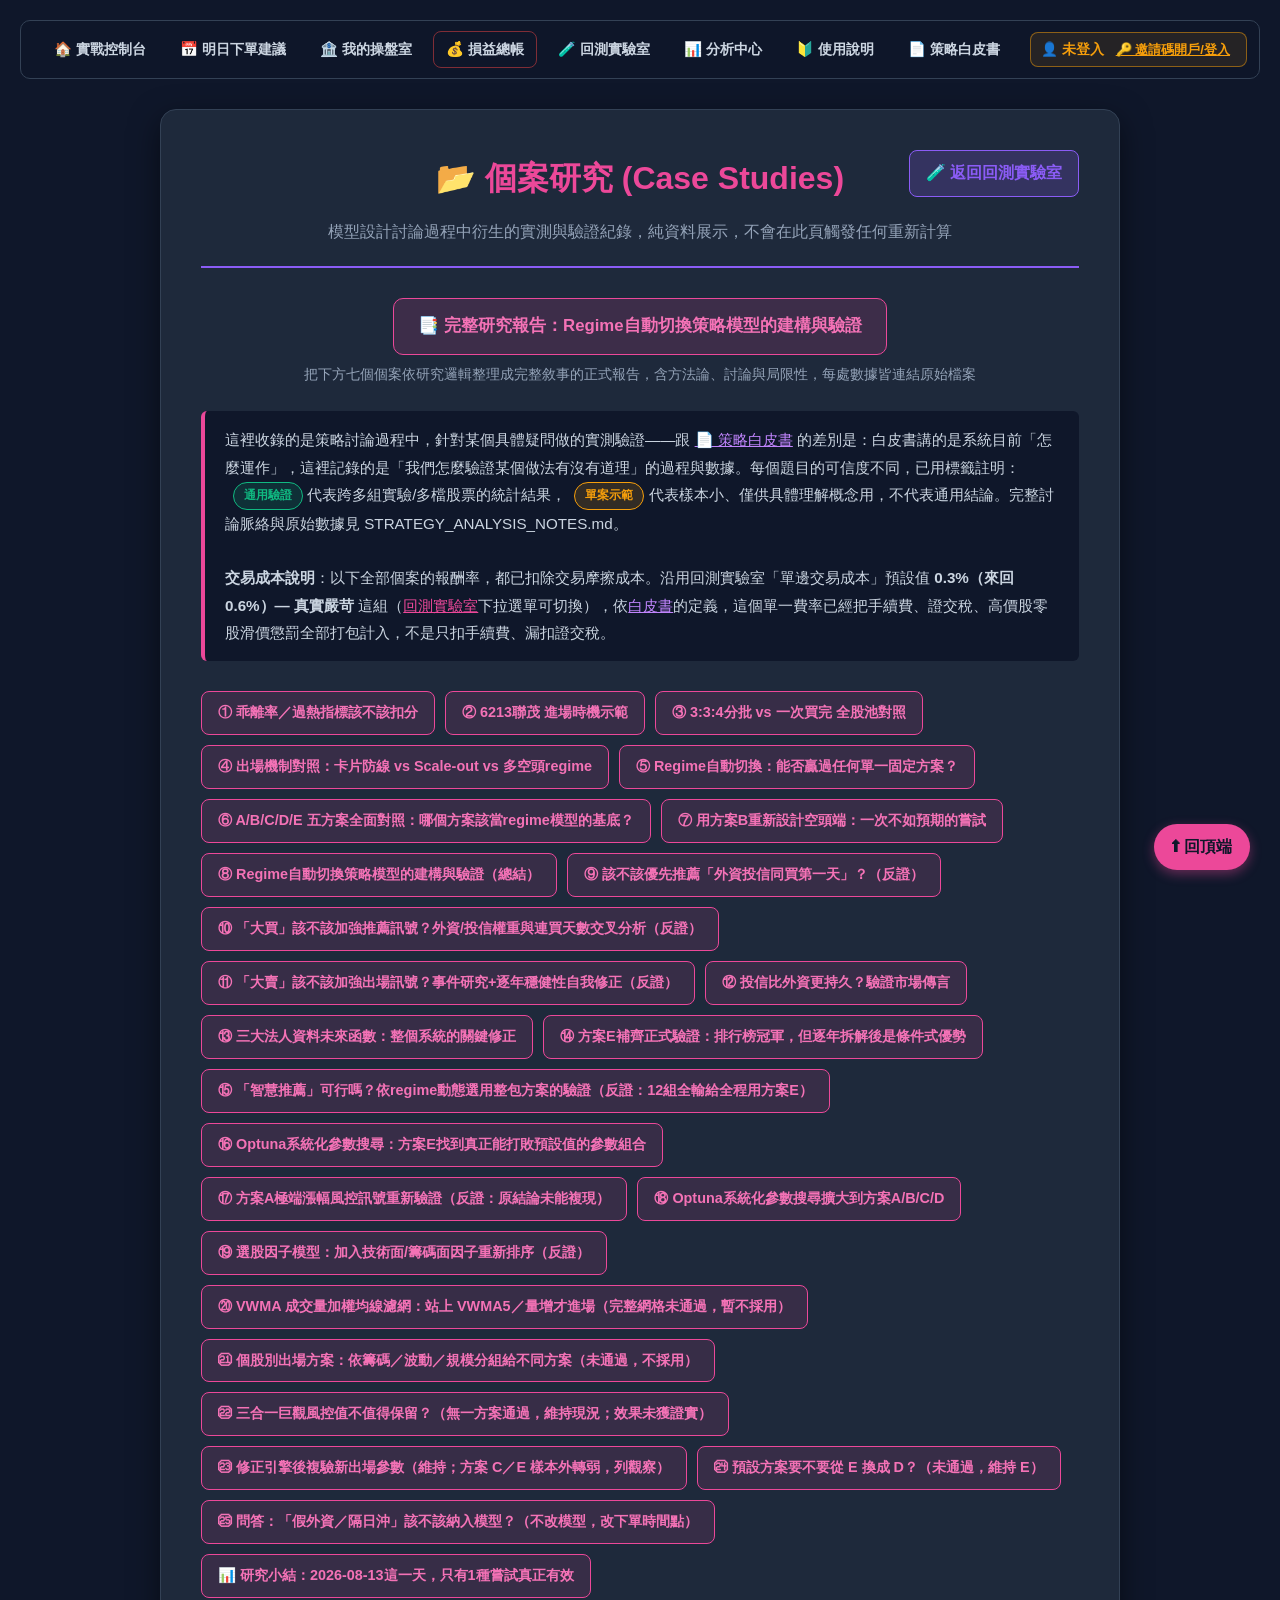
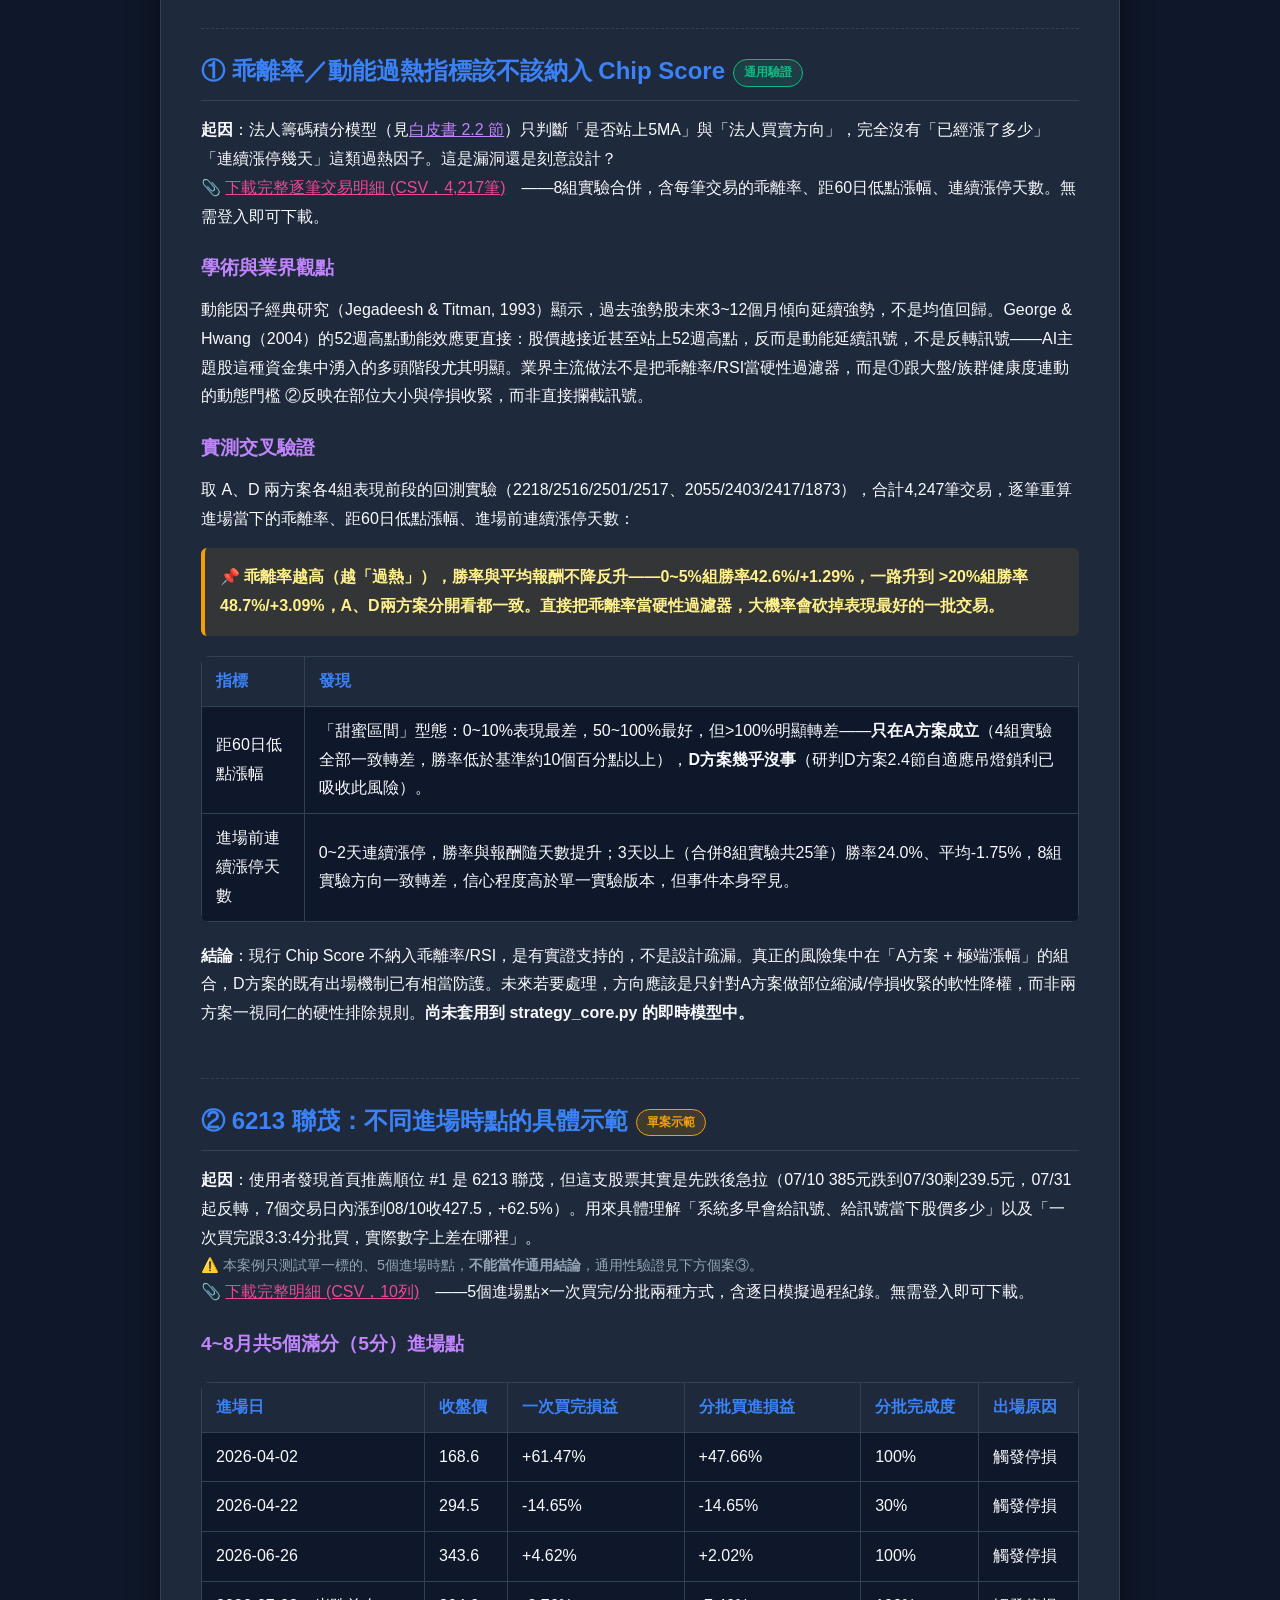
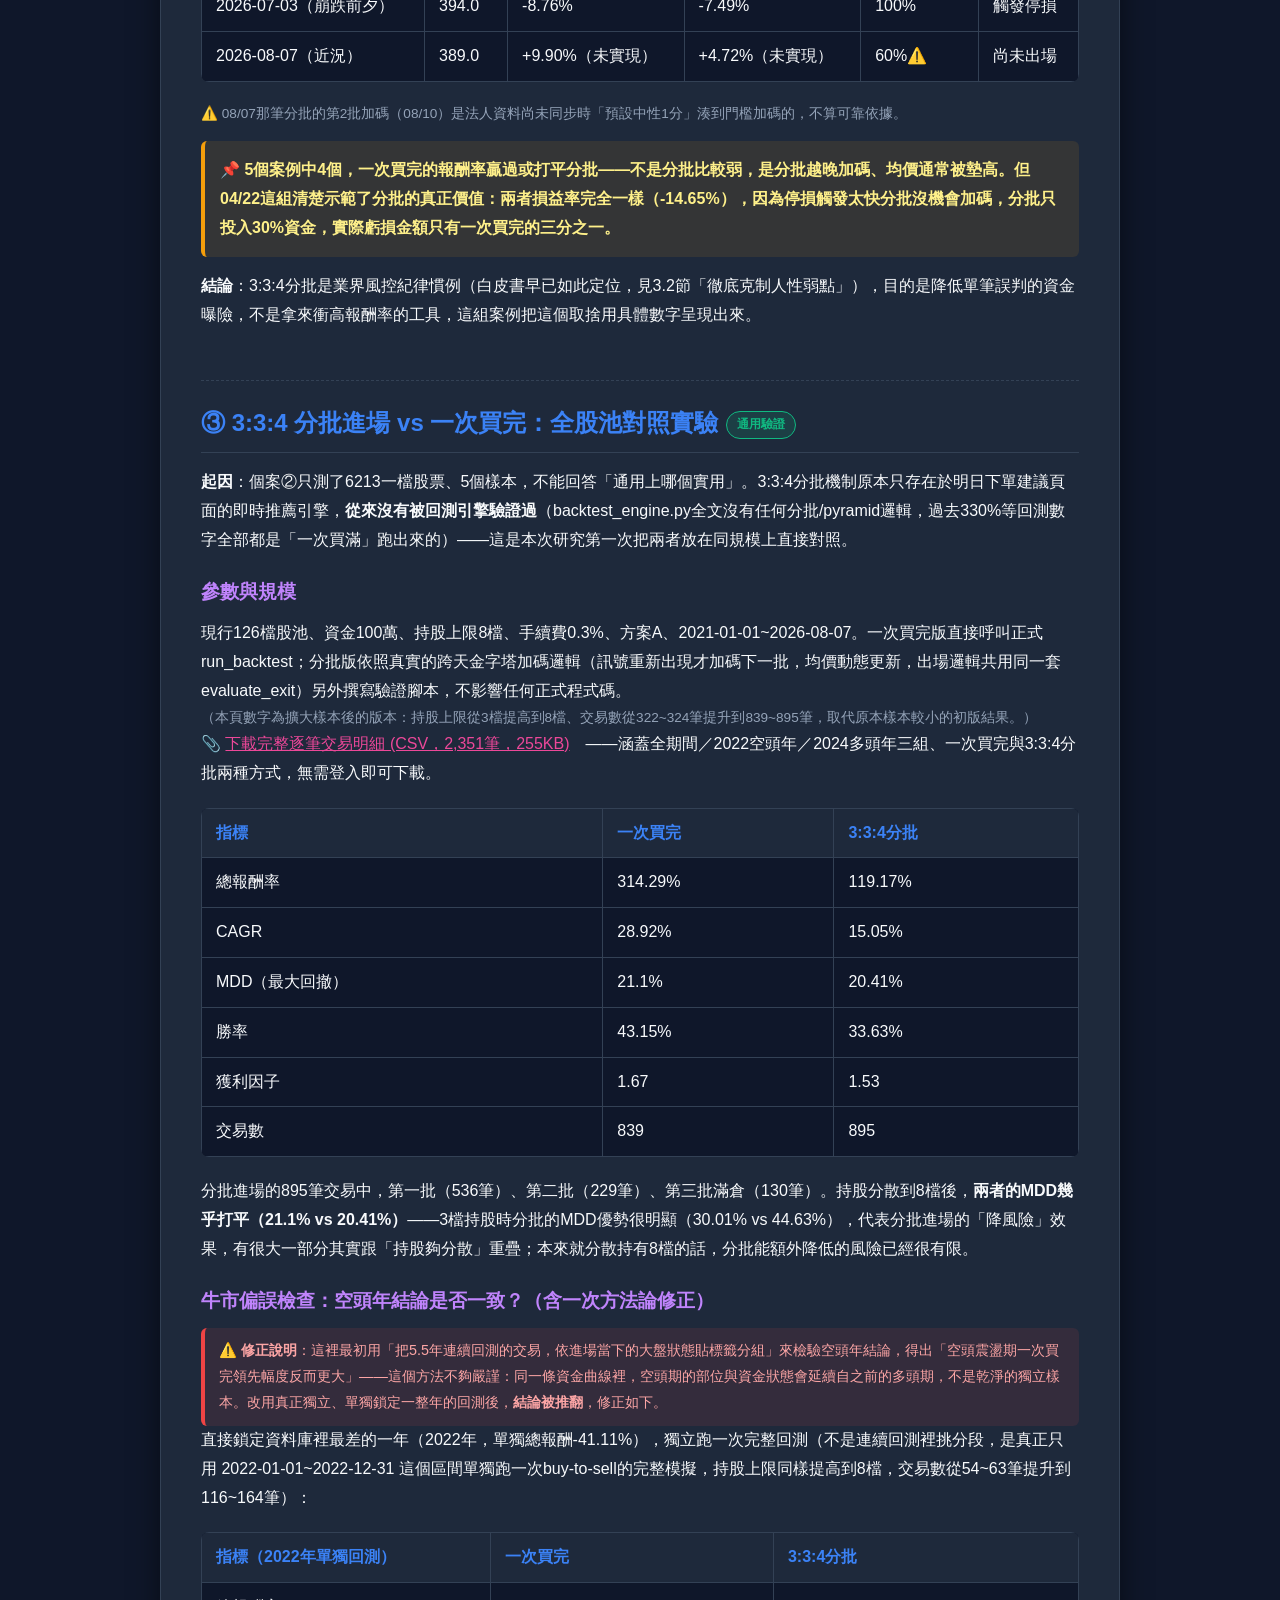
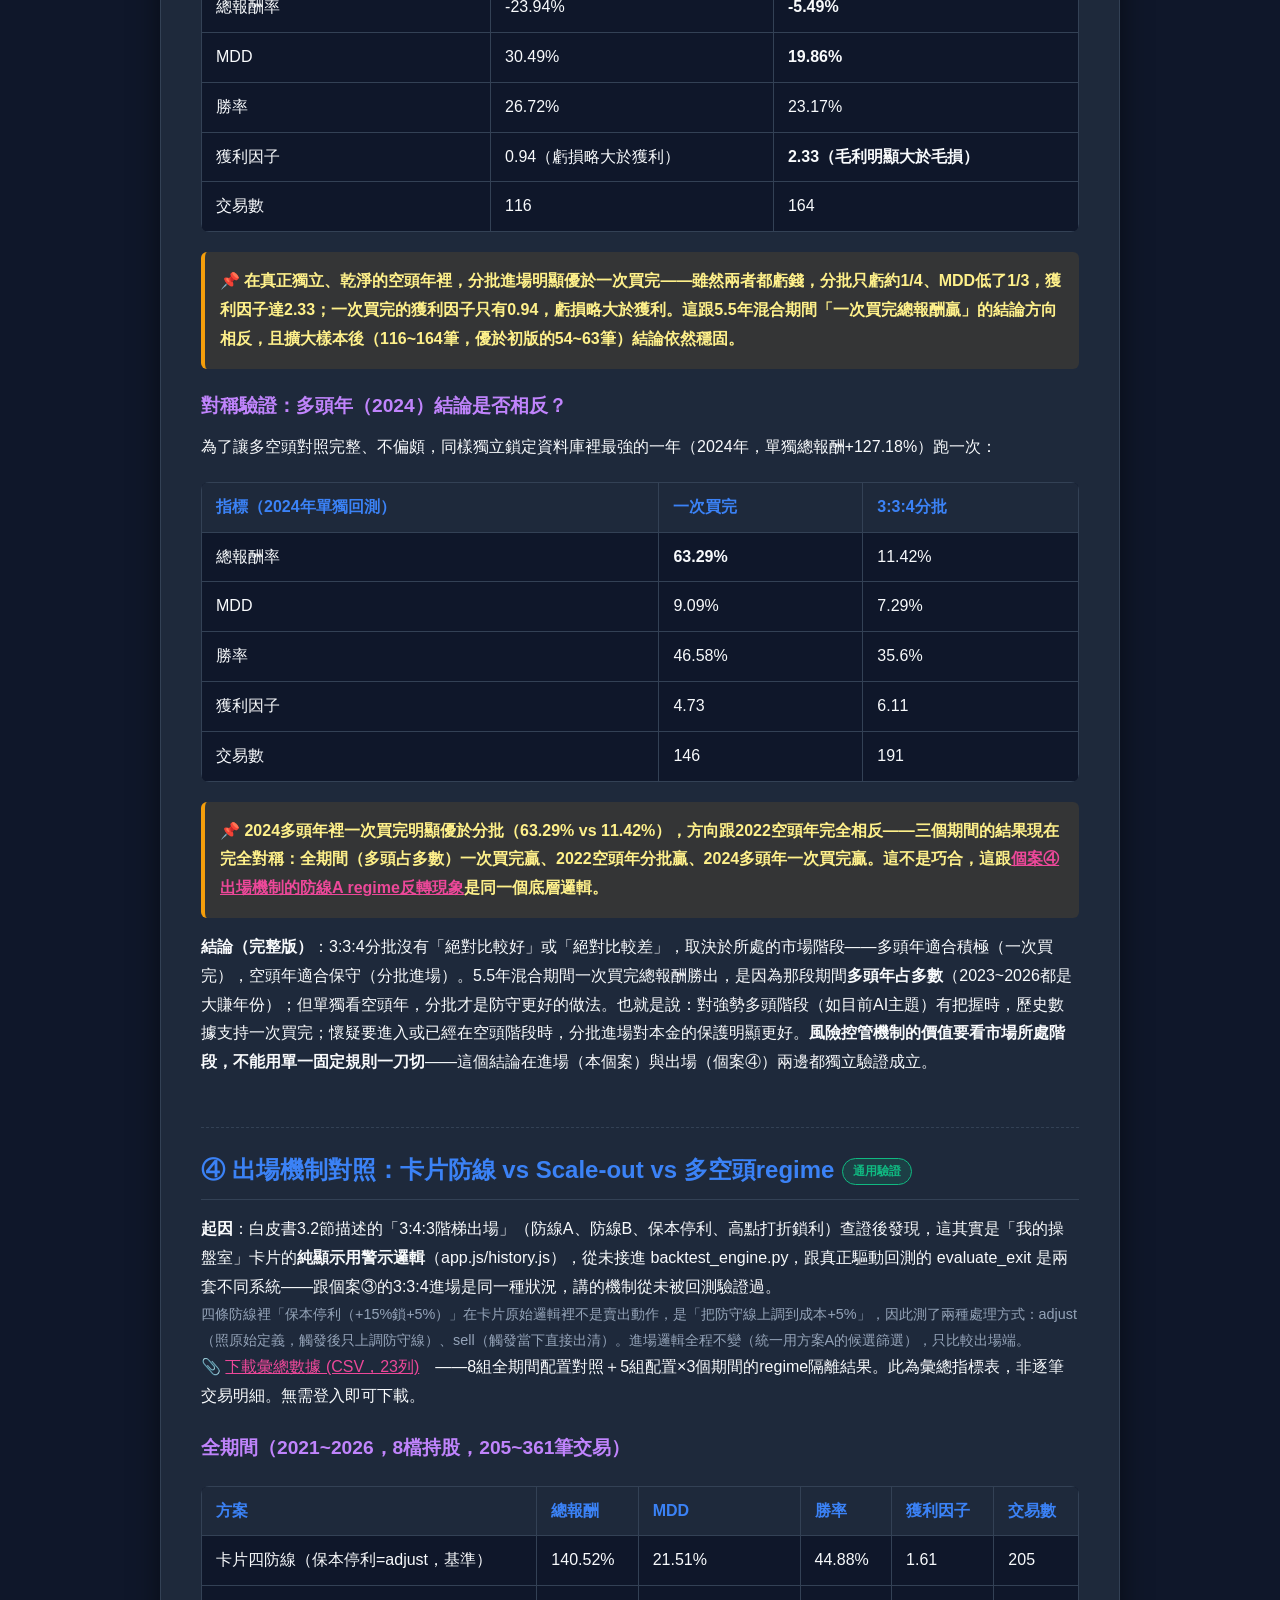
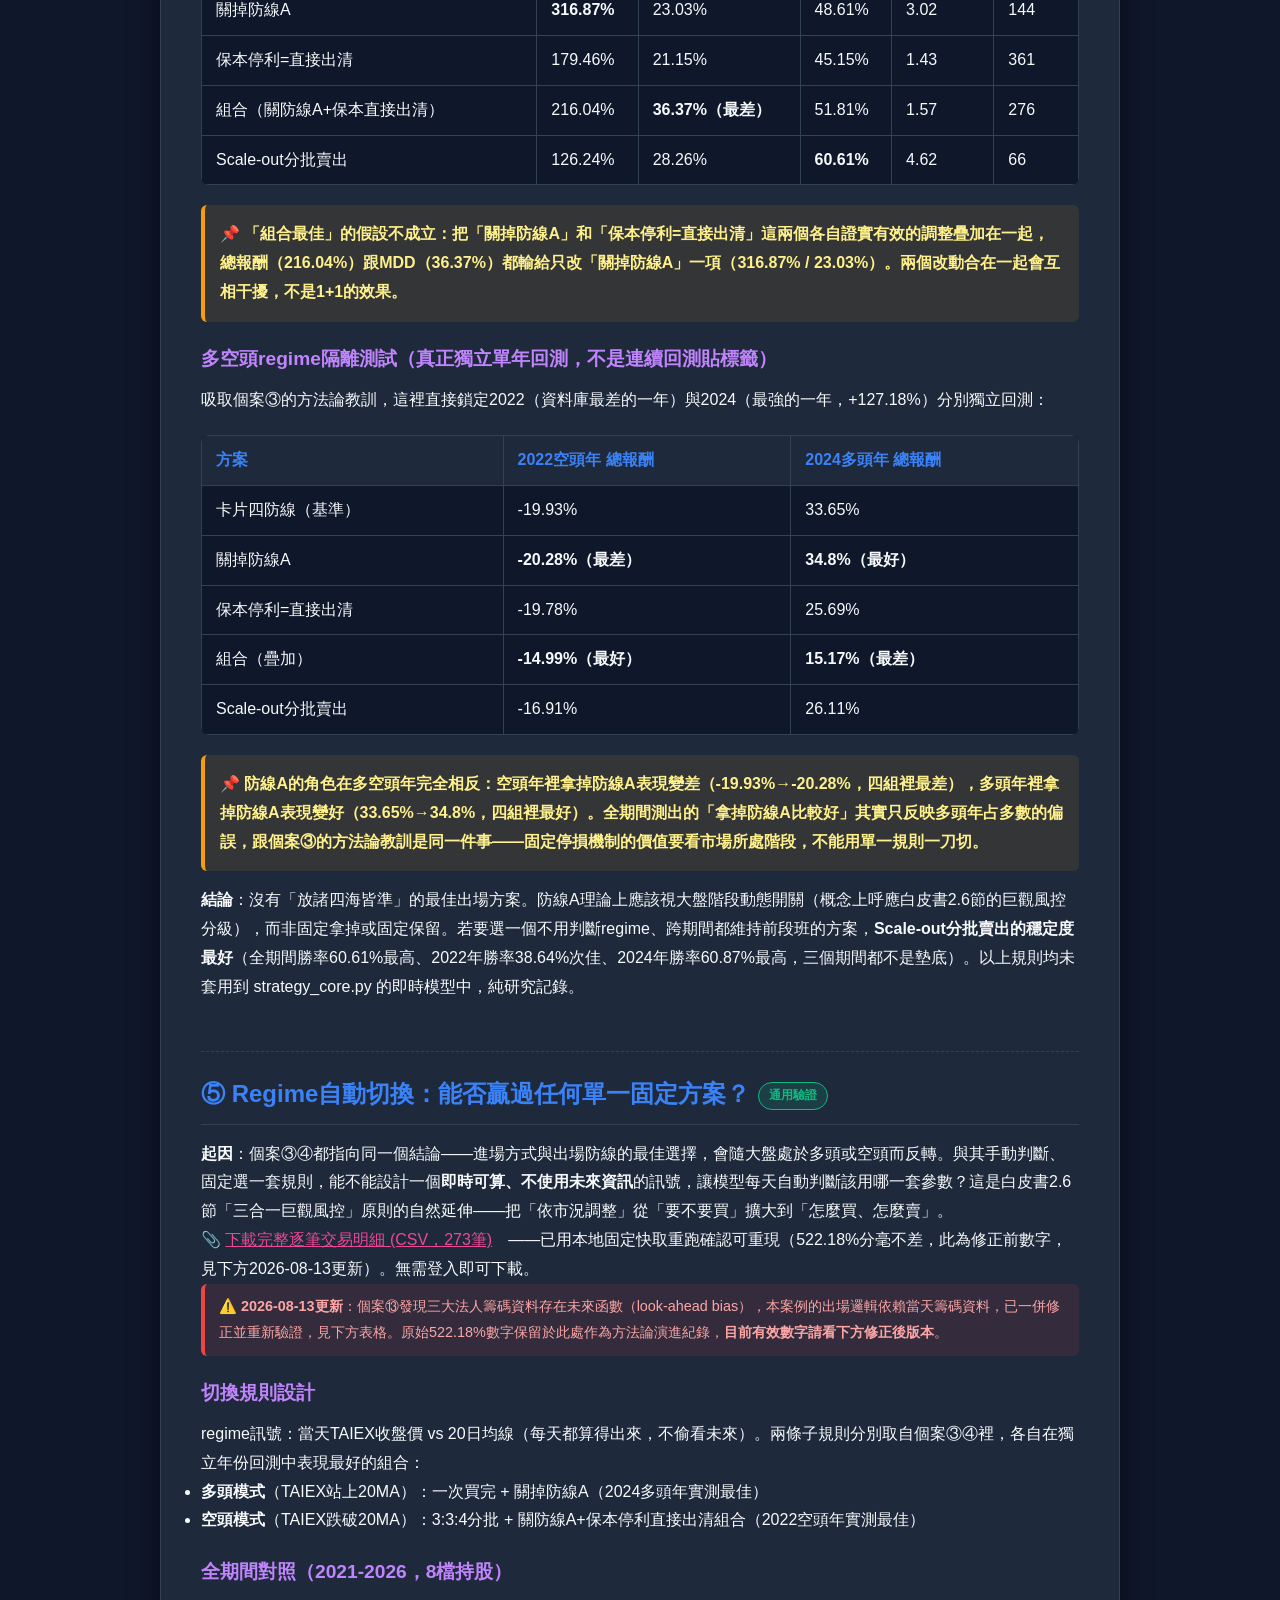
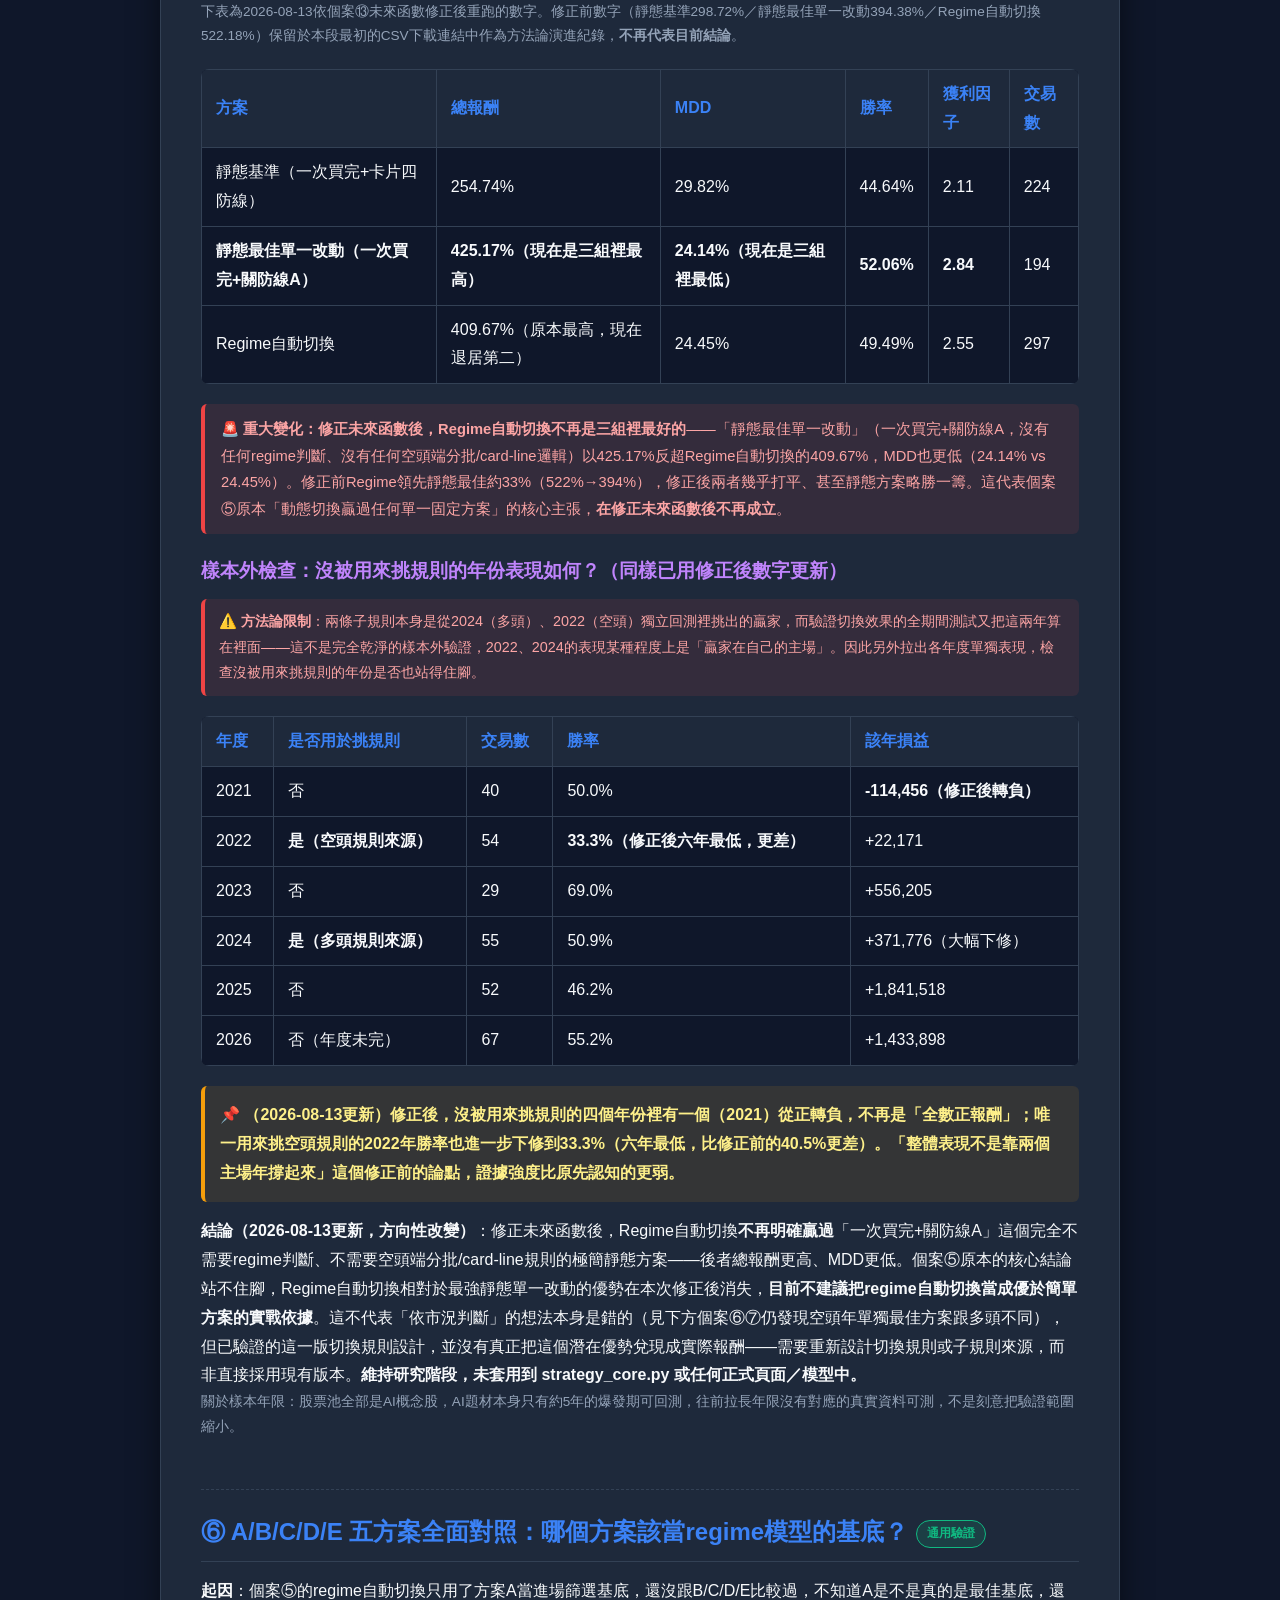
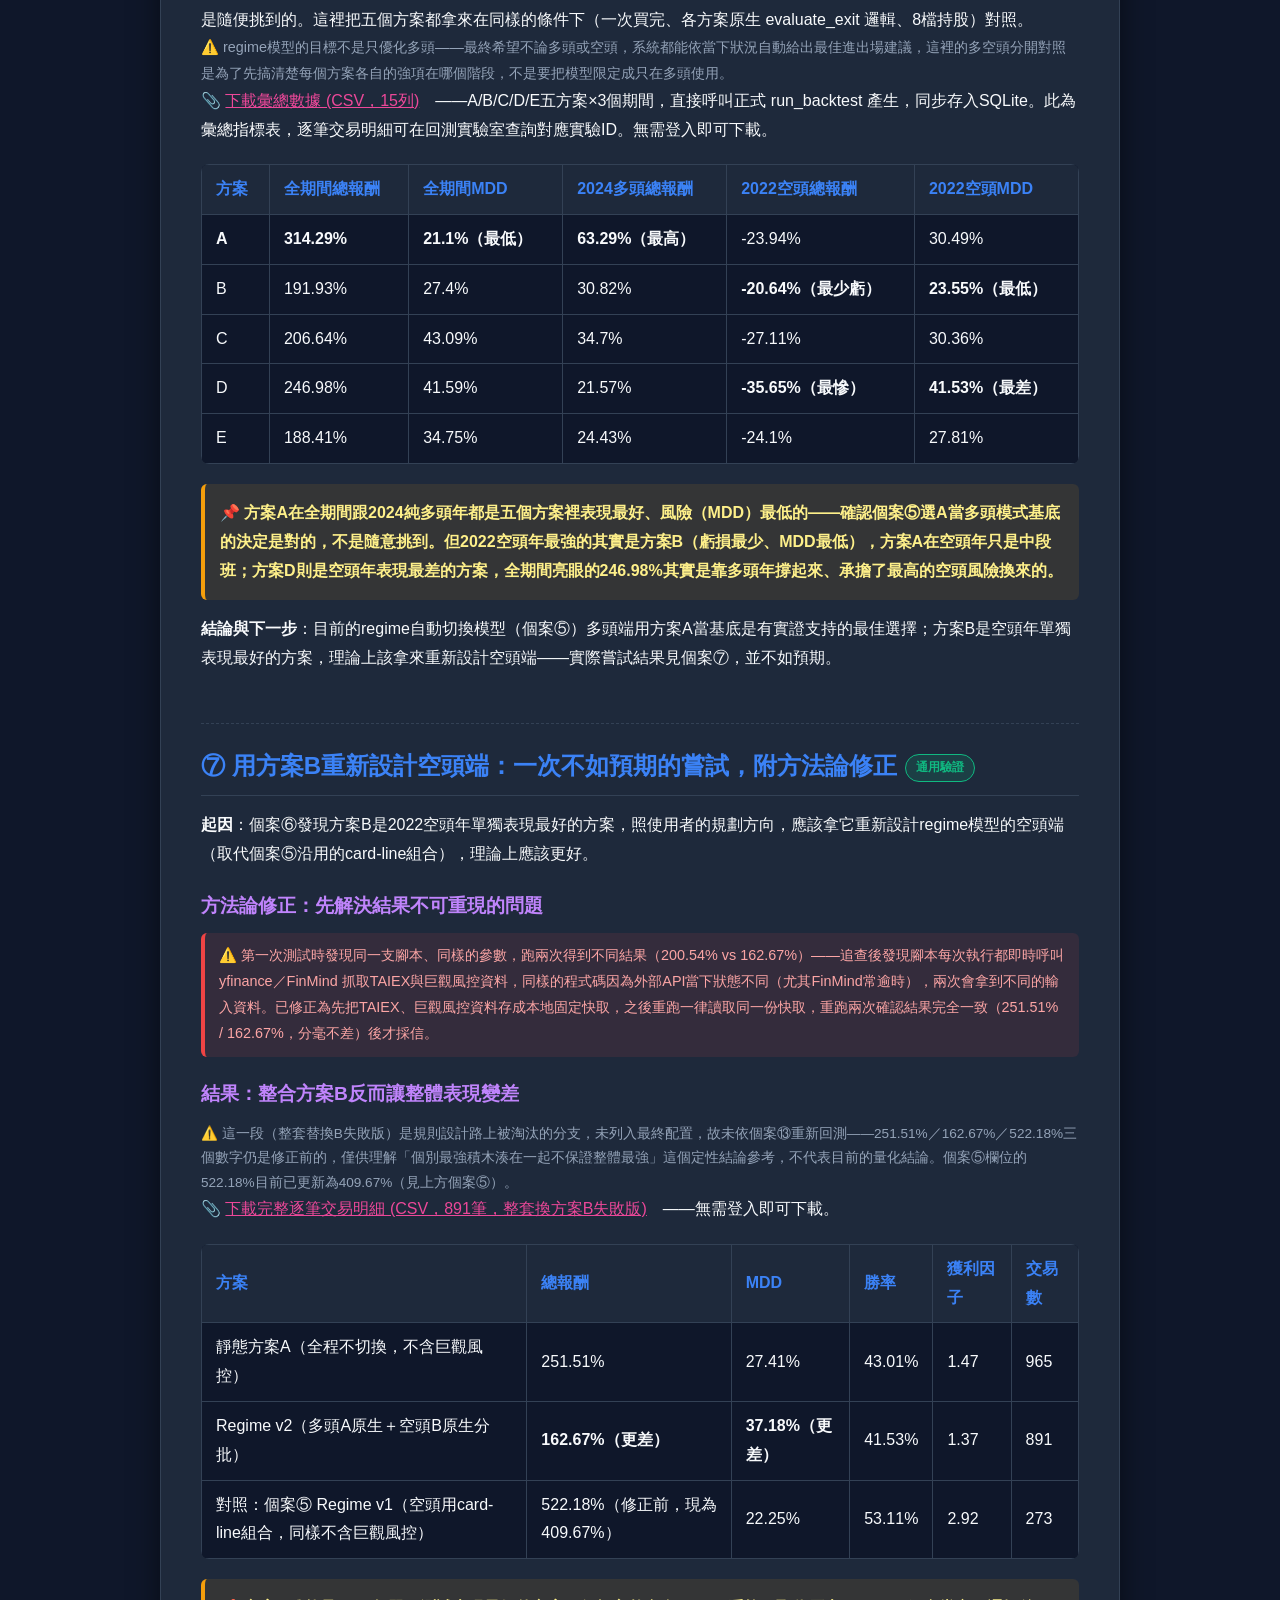
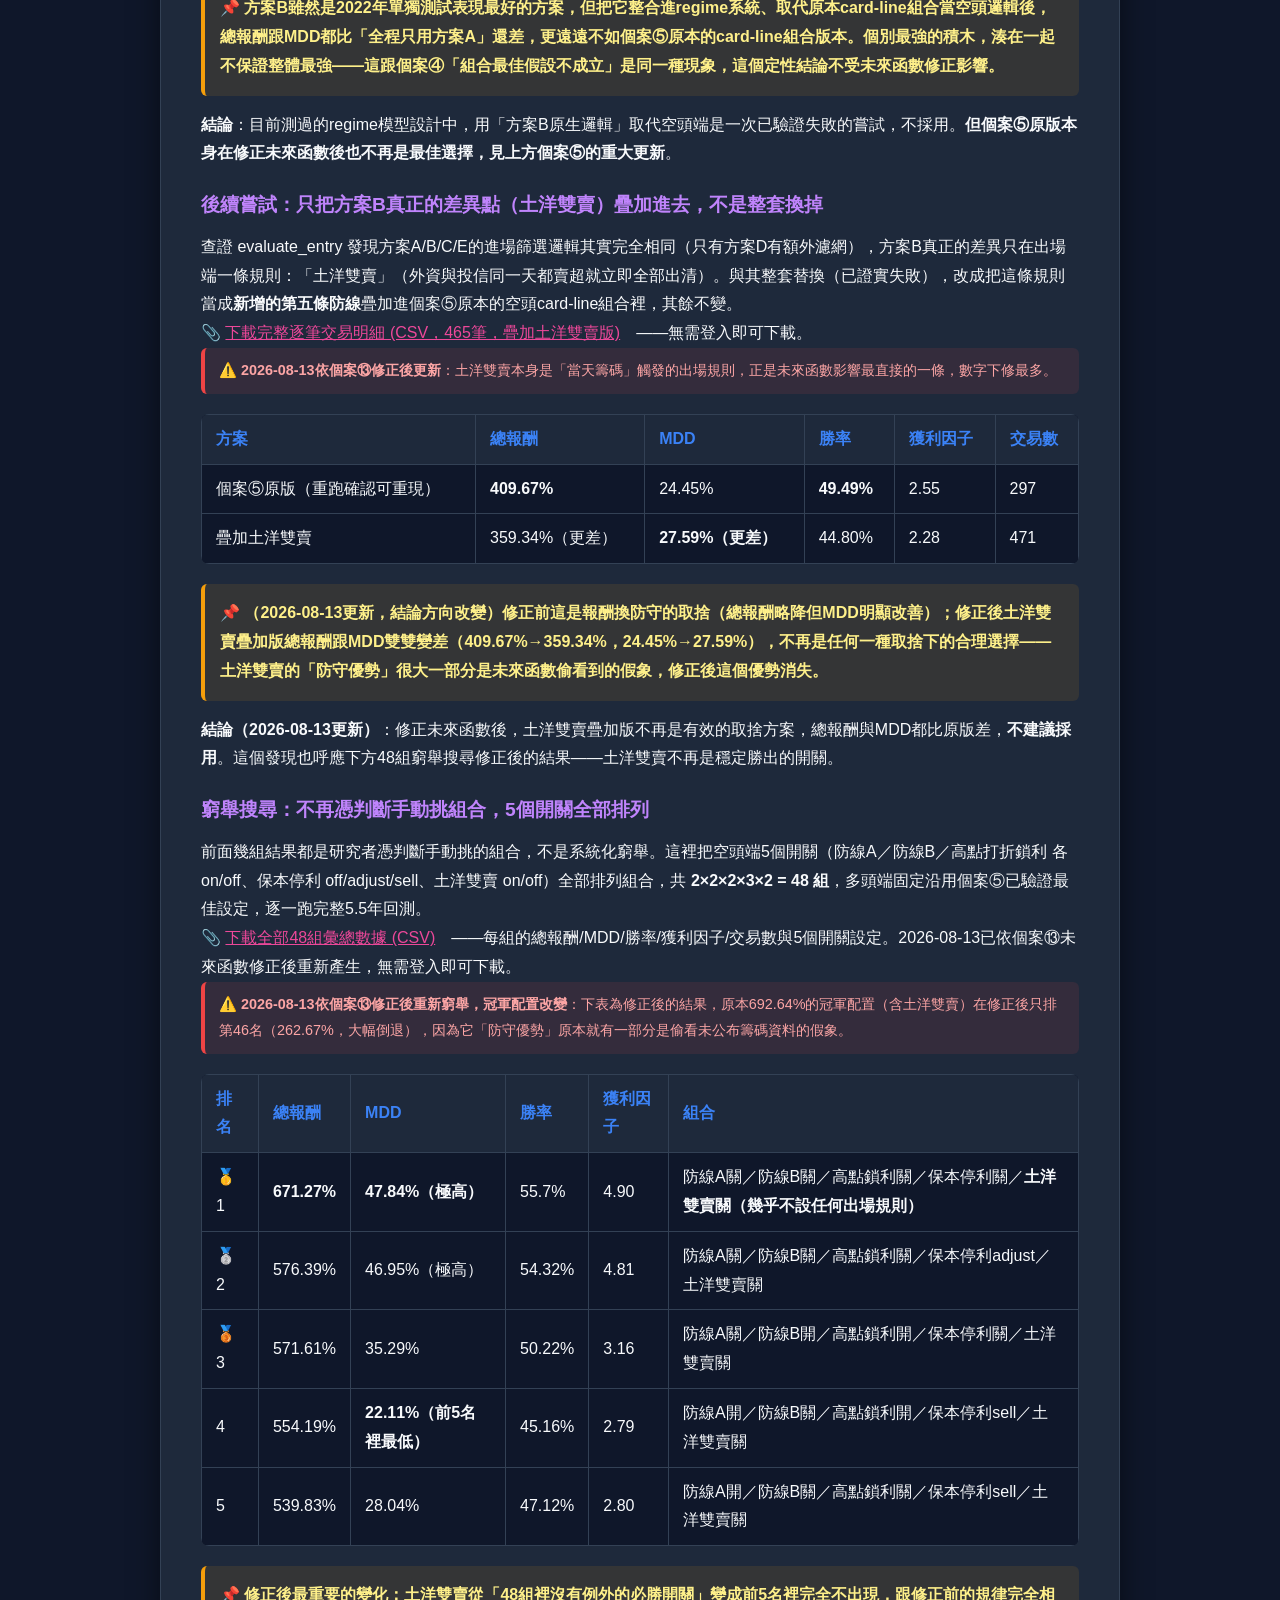
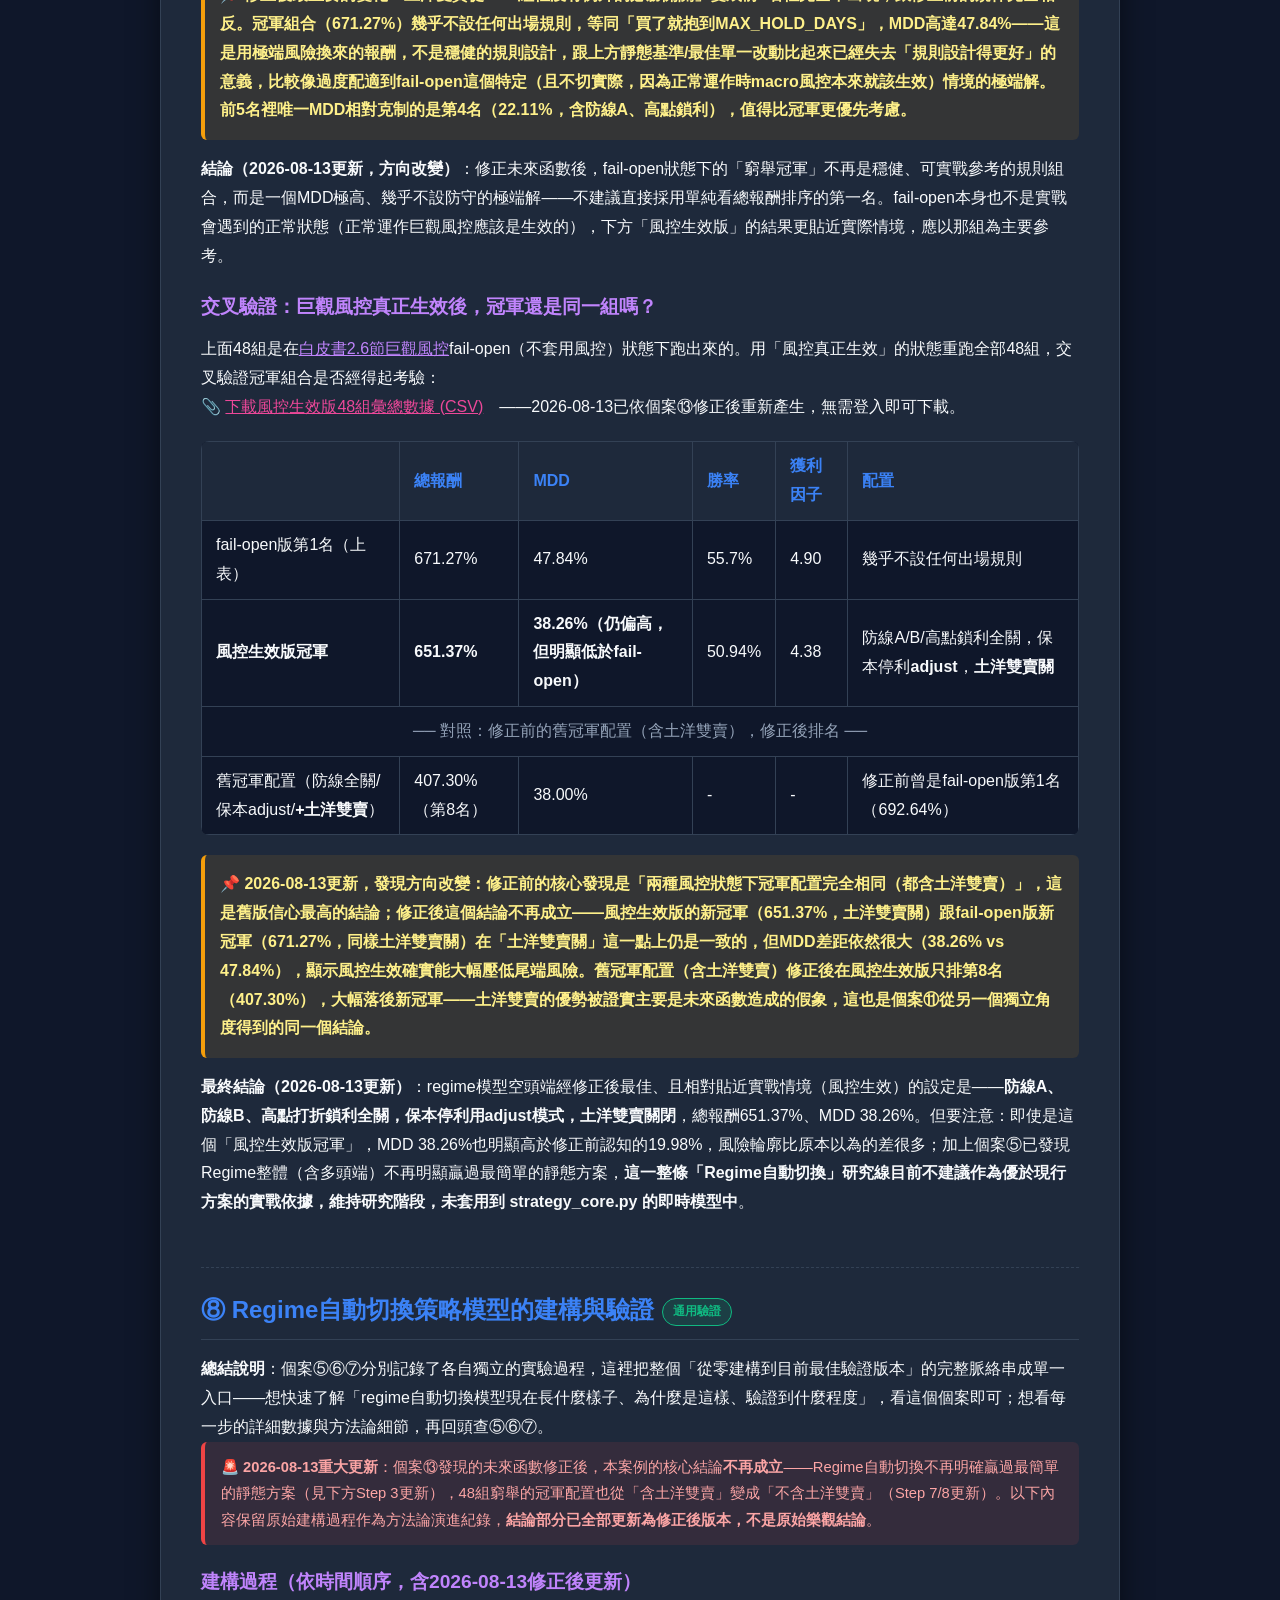
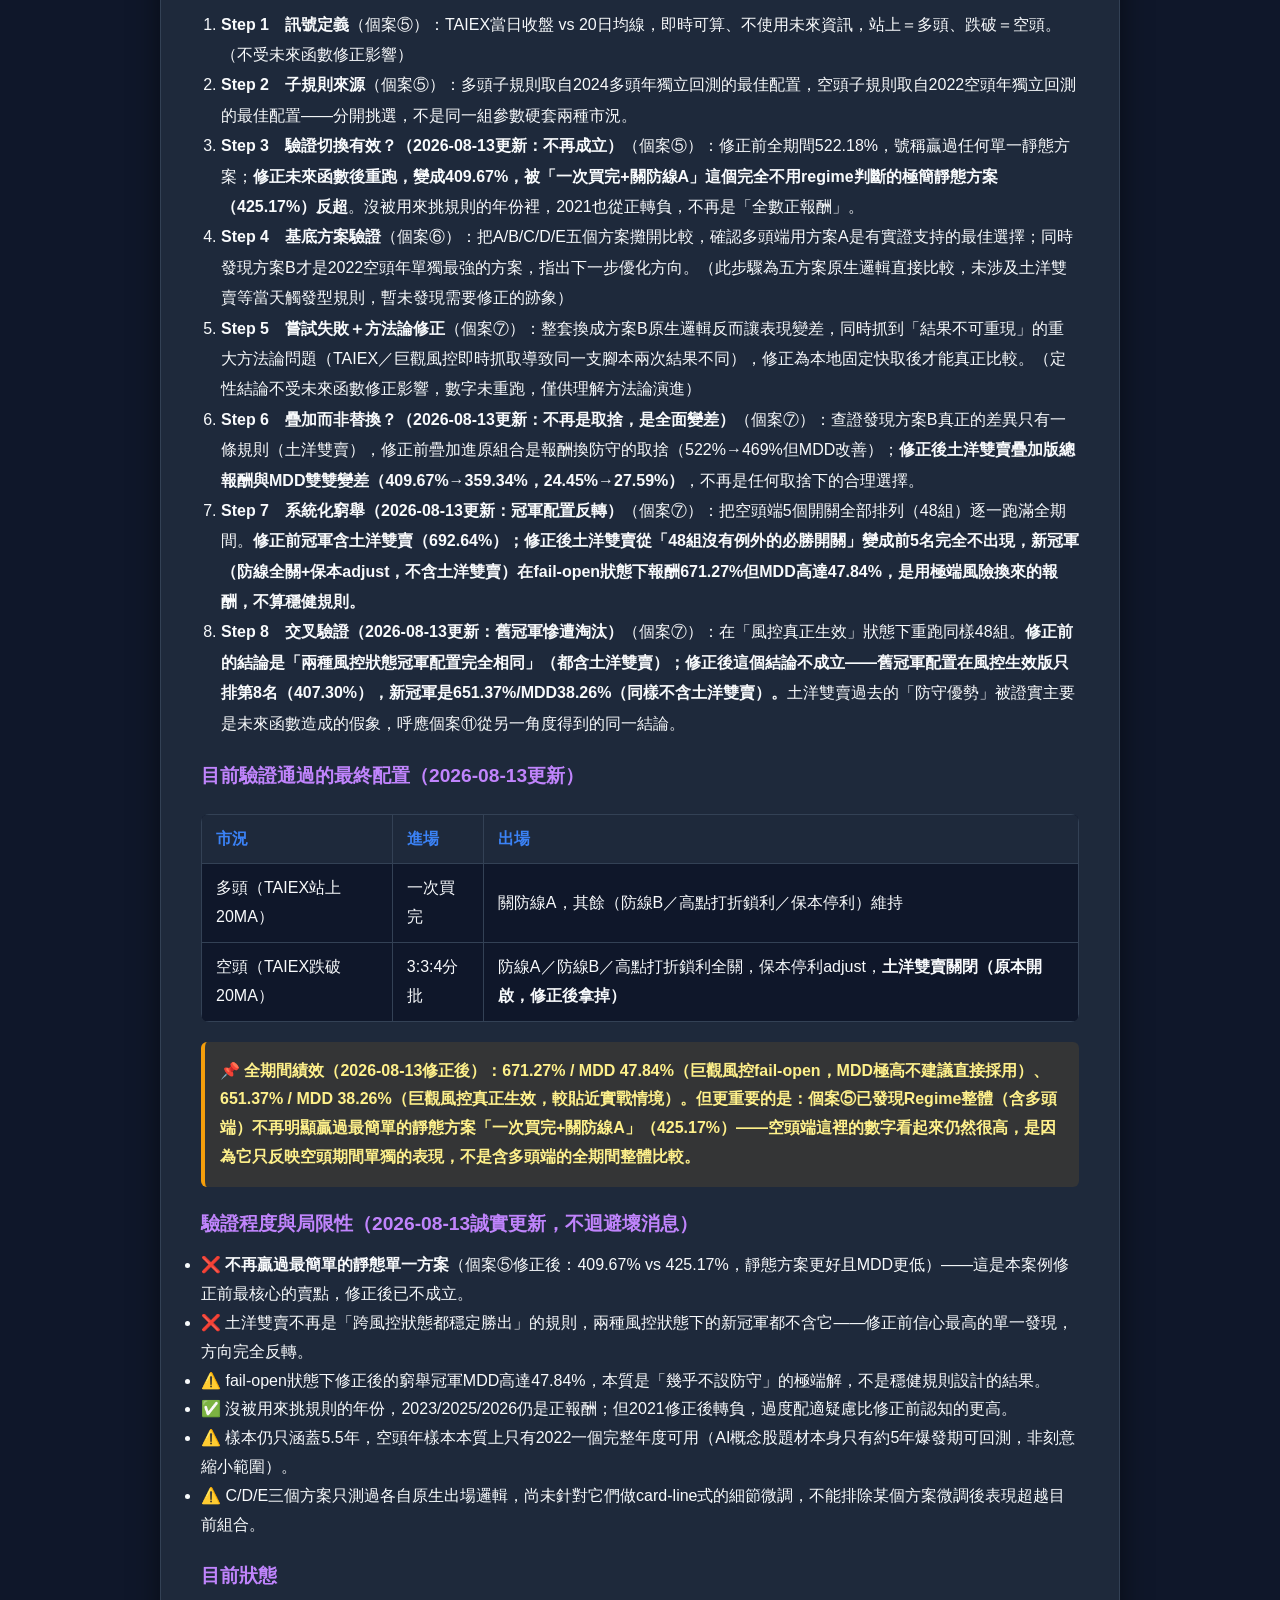
<file: case_studies.html>
<!DOCTYPE html>
<html lang="zh-TW">
<head>
    <meta charset="UTF-8">
    <meta name="viewport" content="width=device-width, initial-scale=1.0">
    <title>個案研究 - AI概念股通用策略控制台</title>
    <link rel="stylesheet" href="style.css">
    <style>
        .doc-container {
            max-width: 960px;
            margin: 30px auto;
            background: #1e293b;
            border: 1px solid #334155;
            border-radius: 16px;
            padding: 40px;
            box-shadow: 0 10px 30px rgba(0, 0, 0, 0.5);
            color: #f8fafc;
            line-height: 1.8;
        }
        .doc-header {
            text-align: center;
            border-bottom: 2px solid var(--accent-purple);
            padding-bottom: 20px;
            margin-bottom: 30px;
        }
        .doc-header h1 {
            font-size: 2rem;
            color: #ec4899;
            margin-bottom: 10px;
        }
        .doc-header p {
            color: #94a3b8;
            font-size: 1rem;
        }
        .meta-box {
            background: #0f172a;
            border-left: 4px solid #ec4899;
            padding: 15px 20px;
            border-radius: 6px;
            margin-bottom: 30px;
            font-size: 0.95rem;
            color: #cbd5e1;
        }
        .case-nav {
            display: flex;
            flex-wrap: wrap;
            gap: 10px;
            margin-bottom: 30px;
        }
        .case-nav a {
            background: rgba(236, 72, 153, 0.12);
            border: 1px solid #ec4899;
            color: #f472b6;
            padding: 8px 16px;
            border-radius: 8px;
            text-decoration: none;
            font-size: 0.9rem;
            font-weight: bold;
        }
        .case-nav a:hover {
            background: rgba(236, 72, 153, 0.25);
        }
        .doc-section {
            margin-bottom: 50px;
            padding-top: 10px;
            border-top: 1px dashed #334155;
        }
        .doc-section:first-of-type {
            border-top: none;
        }
        .doc-section h2 {
            font-size: 1.5rem;
            color: var(--accent-blue);
            border-bottom: 1px solid #334155;
            padding-bottom: 8px;
            margin-top: 10px;
            margin-bottom: 15px;
        }
        .doc-section h3 {
            font-size: 1.2rem;
            color: #c084fc;
            margin-top: 20px;
            margin-bottom: 10px;
        }
        .quote-box {
            background: rgba(245, 158, 11, 0.1);
            border-left: 4px solid #f59e0b;
            padding: 15px;
            border-radius: 6px;
            margin: 15px 0;
            font-weight: bold;
            color: #fef08a;
        }
        .doc-table {
            width: 100%;
            border-collapse: collapse;
            margin: 20px 0;
            background: #0f172a;
            border-radius: 8px;
            overflow: hidden;
        }
        .doc-table th, .doc-table td {
            padding: 10px 14px;
            border: 1px solid #334155;
            text-align: left;
        }
        .doc-table th {
            background: #1e293b;
            color: var(--accent-blue);
            font-weight: bold;
        }
        .status-tag {
            display: inline-block;
            font-size: 0.75rem;
            font-weight: bold;
            padding: 2px 10px;
            border-radius: 20px;
            margin-left: 8px;
            vertical-align: middle;
        }
        .status-solid { background: rgba(16,185,129,0.15); color: #10b981; border: 1px solid #10b981; }
        .status-illustrative { background: rgba(245,158,11,0.15); color: #f59e0b; border: 1px solid #f59e0b; }
        .btn-top {
            position: fixed;
            bottom: 30px;
            right: 30px;
            background: #ec4899;
            color: #0f172a;
            padding: 10px 18px;
            border-radius: 30px;
            font-weight: bold;
            text-decoration: none;
            box-shadow: 0 4px 12px rgba(236, 72, 153, 0.4);
        }
    </style>
</head>
<body>

<div class="doc-container">
    <div class="doc-header" style="position: relative;">
        <a href="backtest.html" style="position: absolute; right: 0; top: 0; background: rgba(139, 92, 246, 0.2); color: var(--accent-purple); padding: 8px 16px; border-radius: 8px; text-decoration: none; font-weight: bold; border: 1px solid var(--accent-purple);">🧪 返回回測實驗室</a>
        <h1>📂 個案研究 (Case Studies)</h1>
        <p>模型設計討論過程中衍生的實測與驗證紀錄，純資料展示，不會在此頁觸發任何重新計算</p>
    </div>

    <div style="text-align:center; margin-bottom:24px;">
        <a href="research_report.html" style="display:inline-block; background:rgba(236,72,153,0.15); border:1px solid #ec4899; color:#f472b6; padding:12px 24px; border-radius:10px; text-decoration:none; font-weight:bold; font-size:1.05rem;">📑 完整研究報告：Regime自動切換策略模型的建構與驗證</a>
        <p style="color:#94a3b8; font-size:0.85rem; margin-top:8px;">把下方七個個案依研究邏輯整理成完整敘事的正式報告，含方法論、討論與局限性，每處數據皆連結原始檔案</p>
    </div>

    <div class="meta-box">
        這裡收錄的是策略討論過程中，針對某個具體疑問做的實測驗證——跟 <a href="doc.html" style="color:#c084fc;">📄 策略白皮書</a> 的差別是：白皮書講的是系統目前「怎麼運作」，這裡記錄的是「我們怎麼驗證某個做法有沒有道理」的過程與數據。每個題目的可信度不同，已用標籤註明：<span class="status-tag status-solid">通用驗證</span> 代表跨多組實驗/多檔股票的統計結果，<span class="status-tag status-illustrative">單案示範</span> 代表樣本小、僅供具體理解概念用，不代表通用結論。完整討論脈絡與原始數據見 <code>STRATEGY_ANALYSIS_NOTES.md</code>。
        <br><br>
        <strong>交易成本說明</strong>：以下全部個案的報酬率，都已扣除交易摩擦成本。沿用回測實驗室「單邊交易成本」預設值 <strong>0.3%（來回0.6%）— 真實嚴苛</strong> 這組（<a href="backtest.html" style="color:#ec4899;">回測實驗室</a>下拉選單可切換），依<a href="doc.html" style="color:#c084fc;">白皮書</a>的定義，這個單一費率已經把手續費、證交稅、高價股零股滑價懲罰全部打包計入，不是只扣手續費、漏扣證交稅。
    </div>

    <div class="case-nav">
        <a href="#case1">① 乖離率／過熱指標該不該扣分</a>
        <a href="#case2">② 6213聯茂 進場時機示範</a>
        <a href="#case3">③ 3:3:4分批 vs 一次買完 全股池對照</a>
        <a href="#case4">④ 出場機制對照：卡片防線 vs Scale-out vs 多空頭regime</a>
        <a href="#case5">⑤ Regime自動切換：能否贏過任何單一固定方案？</a>
        <a href="#case6">⑥ A/B/C/D/E 五方案全面對照：哪個方案該當regime模型的基底？</a>
        <a href="#case7">⑦ 用方案B重新設計空頭端：一次不如預期的嘗試</a>
        <a href="#case8">⑧ Regime自動切換策略模型的建構與驗證（總結）</a>
        <a href="#case9">⑨ 該不該優先推薦「外資投信同買第一天」？（反證）</a>
        <a href="#case10">⑩ 「大買」該不該加強推薦訊號？外資/投信權重與連買天數交叉分析（反證）</a>
        <a href="#case11">⑪ 「大賣」該不該加強出場訊號？事件研究+逐年穩健性自我修正（反證）</a>
        <a href="#case12">⑫ 投信比外資更持久？驗證市場傳言</a>
        <a href="#case13">⑬ 三大法人資料未來函數：整個系統的關鍵修正</a>
        <a href="#case14">⑭ 方案E補齊正式驗證：排行榜冠軍，但逐年拆解後是條件式優勢</a>
        <a href="#case15">⑮ 「智慧推薦」可行嗎？依regime動態選用整包方案的驗證（反證：12組全輸給全程用方案E）</a>
        <a href="#case16">⑯ Optuna系統化參數搜尋：方案E找到真正能打敗預設值的參數組合</a>
        <a href="#case17">⑰ 方案A極端漲幅風控訊號重新驗證（反證：原結論未能複現）</a>
        <a href="#case18">⑱ Optuna系統化參數搜尋擴大到方案A/B/C/D</a>
        <a href="#case19">⑲ 選股因子模型：加入技術面/籌碼面因子重新排序（反證）</a>
        <a href="#case20">⑳ VWMA 成交量加權均線濾網：站上 VWMA5／量增才進場（完整網格未通過，暫不採用）</a>
        <a href="#case21">㉑ 個股別出場方案：依籌碼／波動／規模分組給不同方案（未通過，不採用）</a>
        <a href="#case22">㉒ 三合一巨觀風控值不值得保留？（無一方案通過，維持現況；效果未獲證實）</a>
        <a href="#case23">㉓ 修正引擎後複驗新出場參數（維持；方案 C／E 樣本外轉弱，列觀察）</a>
        <a href="#case24">㉔ 預設方案要不要從 E 換成 D？（未通過，維持 E）</a>
        <a href="#case25">㉕ 問答：「假外資／隔日沖」該不該納入模型？（不改模型，改下單時間點）</a>
        <a href="#retro-2026-08-13">📊 研究小結：2026-08-13這一天，只有1種嘗試真正有效</a>
    </div>

    <!-- 個案一 -->
    <div class="doc-section" id="case1">
        <h2>① 乖離率／動能過熱指標該不該納入 Chip Score<span class="status-tag status-solid">通用驗證</span></h2>
        <p><strong>起因</strong>：法人籌碼積分模型（見<a href="doc.html" style="color:#c084fc;">白皮書 2.2 節</a>）只判斷「是否站上5MA」與「法人買賣方向」，完全沒有「已經漲了多少」「連續漲停幾天」這類過熱因子。這是漏洞還是刻意設計？</p>
        <p>📎 <a href="research_data/case1_bias_momentum_trades.csv" download style="color:#ec4899; font-weight:500;">下載完整逐筆交易明細 (CSV，4,217筆)</a>　——8組實驗合併，含每筆交易的乖離率、距60日低點漲幅、連續漲停天數。無需登入即可下載。</p>

        <h3>學術與業界觀點</h3>
        <p>動能因子經典研究（Jegadeesh &amp; Titman, 1993）顯示，過去強勢股未來3~12個月傾向延續強勢，不是均值回歸。George &amp; Hwang（2004）的52週高點動能效應更直接：股價越接近甚至站上52週高點，反而是動能延續訊號，不是反轉訊號——AI主題股這種資金集中湧入的多頭階段尤其明顯。業界主流做法不是把乖離率/RSI當硬性過濾器，而是①跟大盤/族群健康度連動的動態門檻 ②反映在部位大小與停損收緊，而非直接攔截訊號。</p>

        <h3>實測交叉驗證</h3>
        <p>取 A、D 兩方案各4組表現前段的回測實驗（2218/2516/2501/2517、2055/2403/2417/1873），合計4,247筆交易，逐筆重算進場當下的乖離率、距60日低點漲幅、進場前連續漲停天數：</p>
        <div class="quote-box">
            📌 乖離率越高（越「過熱」），勝率與平均報酬不降反升——0~5%組勝率42.6%/+1.29%，一路升到 &gt;20%組勝率48.7%/+3.09%，A、D兩方案分開看都一致。直接把乖離率當硬性過濾器，大機率會砍掉表現最好的一批交易。
        </div>
        <table class="doc-table">
            <thead><tr><th>指標</th><th>發現</th></tr></thead>
            <tbody>
                <tr><td>距60日低點漲幅</td><td>「甜蜜區間」型態：0~10%表現最差，50~100%最好，但&gt;100%明顯轉差——<strong>只在A方案成立</strong>（4組實驗全部一致轉差，勝率低於基準約10個百分點以上），<strong>D方案幾乎沒事</strong>（研判D方案2.4節自適應吊燈鎖利已吸收此風險）。</td></tr>
                <tr><td>進場前連續漲停天數</td><td>0~2天連續漲停，勝率與報酬隨天數提升；3天以上（合併8組實驗共25筆）勝率24.0%、平均-1.75%，8組實驗方向一致轉差，信心程度高於單一實驗版本，但事件本身罕見。</td></tr>
            </tbody>
        </table>
        <p><strong>結論</strong>：現行 Chip Score 不納入乖離率/RSI，是有實證支持的，不是設計疏漏。真正的風險集中在「A方案 + 極端漲幅」的組合，D方案的既有出場機制已有相當防護。未來若要處理，方向應該是只針對A方案做部位縮減/停損收緊的軟性降權，而非兩方案一視同仁的硬性排除規則。<strong>尚未套用到 <code>strategy_core.py</code> 的即時模型中。</strong></p>
    </div>

    <!-- 個案二 -->
    <div class="doc-section" id="case2">
        <h2>② 6213 聯茂：不同進場時點的具體示範<span class="status-tag status-illustrative">單案示範</span></h2>
        <p><strong>起因</strong>：使用者發現首頁推薦順位 #1 是 6213 聯茂，但這支股票其實是先跌後急拉（07/10 385元跌到07/30剩239.5元，07/31起反轉，7個交易日內漲到08/10收427.5，+62.5%）。用來具體理解「系統多早會給訊號、給訊號當下股價多少」以及「一次買完跟3:3:4分批買，實際數字上差在哪裡」。</p>
        <p style="color:#94a3b8; font-size:0.9rem;">⚠️ 本案例只测試單一標的、5個進場時點，<strong>不能當作通用結論</strong>，通用性驗證見下方個案③。</p>
        <p>📎 <a href="research_data/case2_6213_entry_timing.csv" download style="color:#ec4899; font-weight:500;">下載完整明細 (CSV，10列)</a>　——5個進場點×一次買完/分批兩種方式，含逐日模擬過程紀錄。無需登入即可下載。</p>

        <h3>4~8月共5個滿分（5分）進場點</h3>
        <table class="doc-table">
            <thead><tr><th>進場日</th><th>收盤價</th><th>一次買完損益</th><th>分批買進損益</th><th>分批完成度</th><th>出場原因</th></tr></thead>
            <tbody>
                <tr><td>2026-04-02</td><td>168.6</td><td>+61.47%</td><td>+47.66%</td><td>100%</td><td>觸發停損</td></tr>
                <tr><td>2026-04-22</td><td>294.5</td><td>-14.65%</td><td>-14.65%</td><td>30%</td><td>觸發停損</td></tr>
                <tr><td>2026-06-26</td><td>343.6</td><td>+4.62%</td><td>+2.02%</td><td>100%</td><td>觸發停損</td></tr>
                <tr><td>2026-07-03（崩跌前夕）</td><td>394.0</td><td>-8.76%</td><td>-7.49%</td><td>100%</td><td>觸發停損</td></tr>
                <tr><td>2026-08-07（近況）</td><td>389.0</td><td>+9.90%（未實現）</td><td>+4.72%（未實現）</td><td>60%⚠️</td><td>尚未出場</td></tr>
            </tbody>
        </table>
        <p style="color:#94a3b8; font-size:0.85rem;">⚠️ 08/07那筆分批的第2批加碼（08/10）是法人資料尚未同步時「預設中性1分」湊到門檻加碼的，不算可靠依據。</p>

        <div class="quote-box">
            📌 5個案例中4個，一次買完的報酬率贏過或打平分批——不是分批比較弱，是分批越晚加碼、均價通常被墊高。但04/22這組清楚示範了分批的真正價值：兩者損益率完全一樣（-14.65%），因為停損觸發太快分批沒機會加碼，分批只投入30%資金，實際虧損金額只有一次買完的三分之一。
        </div>
        <p><strong>結論</strong>：3:3:4分批是業界風控紀律慣例（白皮書早已如此定位，見3.2節「徹底克制人性弱點」），目的是降低單筆誤判的資金曝險，不是拿來衝高報酬率的工具，這組案例把這個取捨用具體數字呈現出來。</p>
    </div>

    <!-- 個案三 -->
    <div class="doc-section" id="case3">
        <h2>③ 3:3:4 分批進場 vs 一次買完：全股池對照實驗<span class="status-tag status-solid">通用驗證</span></h2>
        <p><strong>起因</strong>：個案②只測了6213一檔股票、5個樣本，不能回答「通用上哪個實用」。3:3:4分批機制原本只存在於明日下單建議頁面的即時推薦引擎，<strong>從來沒有被回測引擎驗證過</strong>（<code>backtest_engine.py</code>全文沒有任何分批/pyramid邏輯，過去330%等回測數字全部都是「一次買滿」跑出來的）——這是本次研究第一次把兩者放在同規模上直接對照。</p>

        <h3>參數與規模</h3>
        <p>現行126檔股池、資金100萬、持股上限8檔、手續費0.3%、方案A、2021-01-01~2026-08-07。一次買完版直接呼叫正式 <code>run_backtest</code>；分批版依照真實的跨天金字塔加碼邏輯（訊號重新出現才加碼下一批，均價動態更新，出場邏輯共用同一套 <code>evaluate_exit</code>）另外撰寫驗證腳本，不影響任何正式程式碼。</p>
        <p style="color:#94a3b8; font-size:0.85rem;">（本頁數字為擴大樣本後的版本：持股上限從3檔提高到8檔、交易數從322~324筆提升到839~895筆，取代原本樣本較小的初版結果。）</p>
        <p>📎 <a href="research_data/case3_staged_vs_lumpsum_trades.csv" download style="color:#ec4899; font-weight:500;">下載完整逐筆交易明細 (CSV，2,351筆，255KB)</a>　——涵蓋全期間／2022空頭年／2024多頭年三組、一次買完與3:3:4分批兩種方式，無需登入即可下載。</p>

        <table class="doc-table">
            <thead><tr><th>指標</th><th>一次買完</th><th>3:3:4分批</th></tr></thead>
            <tbody>
                <tr><td>總報酬率</td><td>314.29%</td><td>119.17%</td></tr>
                <tr><td>CAGR</td><td>28.92%</td><td>15.05%</td></tr>
                <tr><td>MDD（最大回撤）</td><td>21.1%</td><td>20.41%</td></tr>
                <tr><td>勝率</td><td>43.15%</td><td>33.63%</td></tr>
                <tr><td>獲利因子</td><td>1.67</td><td>1.53</td></tr>
                <tr><td>交易數</td><td>839</td><td>895</td></tr>
            </tbody>
        </table>
        <p>分批進場的895筆交易中，第一批（536筆）、第二批（229筆）、第三批滿倉（130筆）。持股分散到8檔後，<strong>兩者的MDD幾乎打平（21.1% vs 20.41%）</strong>——3檔持股時分批的MDD優勢很明顯（30.01% vs 44.63%），代表分批進場的「降風險」效果，有很大一部分其實跟「持股夠分散」重疊；本來就分散持有8檔的話，分批能額外降低的風險已經很有限。</p>

        <h3>牛市偏誤檢查：空頭年結論是否一致？（含一次方法論修正）</h3>
        <p style="background:rgba(239,68,68,0.1); border-left:4px solid #ef4444; padding:10px 14px; border-radius:6px; color:#fca5a5; font-size:0.9rem;">
            ⚠️ <strong>修正說明</strong>：這裡最初用「把5.5年連續回測的交易，依進場當下的大盤狀態貼標籤分組」來檢驗空頭年結論，得出「空頭震盪期一次買完領先幅度反而更大」——這個方法不夠嚴謹：同一條資金曲線裡，空頭期的部位與資金狀態會延續自之前的多頭期，不是乾淨的獨立樣本。改用真正獨立、單獨鎖定一整年的回測後，<strong>結論被推翻</strong>，修正如下。
        </p>
        <p>直接鎖定資料庫裡最差的一年（2022年，單獨總報酬-41.11%），獨立跑一次完整回測（不是連續回測裡挑分段，是真正只用 2022-01-01~2022-12-31 這個區間單獨跑一次buy-to-sell的完整模擬，持股上限同樣提高到8檔，交易數從54~63筆提升到116~164筆）：</p>
        <table class="doc-table">
            <thead><tr><th>指標（2022年單獨回測）</th><th>一次買完</th><th>3:3:4分批</th></tr></thead>
            <tbody>
                <tr><td>總報酬率</td><td>-23.94%</td><td><strong>-5.49%</strong></td></tr>
                <tr><td>MDD</td><td>30.49%</td><td><strong>19.86%</strong></td></tr>
                <tr><td>勝率</td><td>26.72%</td><td>23.17%</td></tr>
                <tr><td>獲利因子</td><td>0.94（虧損略大於獲利）</td><td><strong>2.33（毛利明顯大於毛損）</strong></td></tr>
                <tr><td>交易數</td><td>116</td><td>164</td></tr>
            </tbody>
        </table>
        <div class="quote-box">
            📌 在真正獨立、乾淨的空頭年裡，<strong>分批進場明顯優於一次買完</strong>——雖然兩者都虧錢，分批只虧約1/4、MDD低了1/3，獲利因子達2.33；一次買完的獲利因子只有0.94，虧損略大於獲利。這跟5.5年混合期間「一次買完總報酬贏」的結論方向相反，且擴大樣本後（116~164筆，優於初版的54~63筆）結論依然穩固。
        </div>

        <h3>對稱驗證：多頭年（2024）結論是否相反？</h3>
        <p>為了讓多空頭對照完整、不偏頗，同樣獨立鎖定資料庫裡最強的一年（2024年，單獨總報酬+127.18%）跑一次：</p>
        <table class="doc-table">
            <thead><tr><th>指標（2024年單獨回測）</th><th>一次買完</th><th>3:3:4分批</th></tr></thead>
            <tbody>
                <tr><td>總報酬率</td><td><strong>63.29%</strong></td><td>11.42%</td></tr>
                <tr><td>MDD</td><td>9.09%</td><td>7.29%</td></tr>
                <tr><td>勝率</td><td>46.58%</td><td>35.6%</td></tr>
                <tr><td>獲利因子</td><td>4.73</td><td>6.11</td></tr>
                <tr><td>交易數</td><td>146</td><td>191</td></tr>
            </tbody>
        </table>
        <div class="quote-box">
            📌 2024多頭年裡<strong>一次買完明顯優於分批</strong>（63.29% vs 11.42%），方向跟2022空頭年完全相反——三個期間的結果現在完全對稱：全期間（多頭占多數）一次買完贏、2022空頭年分批贏、2024多頭年一次買完贏。這不是巧合，這跟<a href="#case4" style="color:#ec4899;">個案④出場機制的防線A regime反轉現象</a>是同一個底層邏輯。
        </div>
        <p><strong>結論（完整版）</strong>：3:3:4分批沒有「絕對比較好」或「絕對比較差」，取決於所處的市場階段——多頭年適合積極（一次買完），空頭年適合保守（分批進場）。5.5年混合期間一次買完總報酬勝出，是因為那段期間<strong>多頭年占多數</strong>（2023~2026都是大賺年份）；但單獨看空頭年，分批才是防守更好的做法。也就是說：對強勢多頭階段（如目前AI主題）有把握時，歷史數據支持一次買完；懷疑要進入或已經在空頭階段時，分批進場對本金的保護明顯更好。<strong>風險控管機制的價值要看市場所處階段，不能用單一固定規則一刀切</strong>——這個結論在進場（本個案）與出場（個案④）兩邊都獨立驗證成立。</p>
    </div>

    <!-- 個案四 -->
    <div class="doc-section" id="case4">
        <h2>④ 出場機制對照：卡片防線 vs Scale-out vs 多空頭regime<span class="status-tag status-solid">通用驗證</span></h2>
        <p><strong>起因</strong>：白皮書3.2節描述的「3:4:3階梯出場」（防線A、防線B、保本停利、高點打折鎖利）查證後發現，這其實是「我的操盤室」卡片的<strong>純顯示用警示邏輯</strong>（app.js/history.js），從未接進 <code>backtest_engine.py</code>，跟真正驅動回測的 <code>evaluate_exit</code> 是兩套不同系統——跟個案③的3:3:4進場是同一種狀況，講的機制從未被回測驗證過。</p>
        <p style="color:#94a3b8; font-size:0.9rem;">四條防線裡「保本停利（+15%鎖+5%）」在卡片原始邏輯裡不是賣出動作，是「把防守線上調到成本+5%」，因此測了兩種處理方式：adjust（照原始定義，觸發後只上調防守線）、sell（觸發當下直接出清）。進場邏輯全程不變（統一用方案A的候選篩選），只比較出場端。</p>
        <p>📎 <a href="research_data/case4_exit_mechanism_summary.csv" download style="color:#ec4899; font-weight:500;">下載彙總數據 (CSV，23列)</a>　——8組全期間配置對照＋5組配置×3個期間的regime隔離結果。此為彙總指標表，非逐筆交易明細。無需登入即可下載。</p>

        <h3>全期間（2021~2026，8檔持股，205~361筆交易）</h3>
        <table class="doc-table">
            <thead><tr><th>方案</th><th>總報酬</th><th>MDD</th><th>勝率</th><th>獲利因子</th><th>交易數</th></tr></thead>
            <tbody>
                <tr><td>卡片四防線（保本停利=adjust，基準）</td><td>140.52%</td><td>21.51%</td><td>44.88%</td><td>1.61</td><td>205</td></tr>
                <tr><td>關掉防線A</td><td><strong>316.87%</strong></td><td>23.03%</td><td>48.61%</td><td>3.02</td><td>144</td></tr>
                <tr><td>保本停利=直接出清</td><td>179.46%</td><td>21.15%</td><td>45.15%</td><td>1.43</td><td>361</td></tr>
                <tr><td>組合（關防線A+保本直接出清）</td><td>216.04%</td><td><strong>36.37%（最差）</strong></td><td>51.81%</td><td>1.57</td><td>276</td></tr>
                <tr><td>Scale-out分批賣出</td><td>126.24%</td><td>28.26%</td><td><strong>60.61%</strong></td><td>4.62</td><td>66</td></tr>
            </tbody>
        </table>
        <div class="quote-box">
            📌 「組合最佳」的假設不成立：把「關掉防線A」和「保本停利=直接出清」這兩個各自證實有效的調整疊加在一起，總報酬（216.04%）跟MDD（36.37%）都輸給只改「關掉防線A」一項（316.87% / 23.03%）。兩個改動合在一起會互相干擾，不是1+1的效果。
        </div>

        <h3>多空頭regime隔離測試（真正獨立單年回測，不是連續回測貼標籤）</h3>
        <p>吸取個案③的方法論教訓，這裡直接鎖定2022（資料庫最差的一年）與2024（最強的一年，+127.18%）分別獨立回測：</p>
        <table class="doc-table">
            <thead><tr><th>方案</th><th>2022空頭年 總報酬</th><th>2024多頭年 總報酬</th></tr></thead>
            <tbody>
                <tr><td>卡片四防線（基準）</td><td>-19.93%</td><td>33.65%</td></tr>
                <tr><td>關掉防線A</td><td><strong>-20.28%（最差）</strong></td><td><strong>34.8%（最好）</strong></td></tr>
                <tr><td>保本停利=直接出清</td><td>-19.78%</td><td>25.69%</td></tr>
                <tr><td>組合（疊加）</td><td><strong>-14.99%（最好）</strong></td><td><strong>15.17%（最差）</strong></td></tr>
                <tr><td>Scale-out分批賣出</td><td>-16.91%</td><td>26.11%</td></tr>
            </tbody>
        </table>
        <div class="quote-box">
            📌 防線A的角色在多空頭年完全相反：空頭年裡拿掉防線A表現變差（-19.93%→-20.28%，四組裡最差），多頭年裡拿掉防線A表現變好（33.65%→34.8%，四組裡最好）。全期間測出的「拿掉防線A比較好」其實只反映多頭年占多數的偏誤，跟個案③的方法論教訓是同一件事——固定停損機制的價值要看市場所處階段，不能用單一規則一刀切。
        </div>
        <p><strong>結論</strong>：沒有「放諸四海皆準」的最佳出場方案。防線A理論上應該視大盤階段動態開關（概念上呼應白皮書2.6節的巨觀風控分級），而非固定拿掉或固定保留。若要選一個不用判斷regime、跨期間都維持前段班的方案，<strong>Scale-out分批賣出的穩定度最好</strong>（全期間勝率60.61%最高、2022年勝率38.64%次佳、2024年勝率60.87%最高，三個期間都不是墊底）。以上規則均未套用到 <code>strategy_core.py</code> 的即時模型中，純研究記錄。</p>
    </div>

    <!-- 個案五 -->
    <div class="doc-section" id="case5">
        <h2>⑤ Regime自動切換：能否贏過任何單一固定方案？<span class="status-tag status-solid">通用驗證</span></h2>
        <p><strong>起因</strong>：個案③④都指向同一個結論——進場方式與出場防線的最佳選擇，會隨大盤處於多頭或空頭而反轉。與其手動判斷、固定選一套規則，能不能設計一個<strong>即時可算、不使用未來資訊</strong>的訊號，讓模型每天自動判斷該用哪一套參數？這是白皮書2.6節「三合一巨觀風控」原則的自然延伸——把「依市況調整」從「要不要買」擴大到「怎麼買、怎麼賣」。</p>
        <p>📎 <a href="research_data/case5_regime_v1_trades.csv" download style="color:#ec4899; font-weight:500;">下載完整逐筆交易明細 (CSV，273筆)</a>　——已用本地固定快取重跑確認可重現（522.18%分毫不差，此為修正前數字，見下方2026-08-13更新）。無需登入即可下載。</p>
        <div style="background:rgba(239,68,68,0.1); border-left:4px solid #ef4444; padding:10px 14px; border-radius:6px; color:#fca5a5; font-size:0.9rem; margin-bottom: 14px;">
            ⚠️ <strong>2026-08-13更新</strong>：個案⑬發現三大法人籌碼資料存在未來函數（look-ahead bias），本案例的出場邏輯依賴當天籌碼資料，已一併修正並重新驗證，見下方表格。原始522.18%數字保留於此處作為方法論演進紀錄，<strong>目前有效數字請看下方修正後版本</strong>。
        </div>

        <h3>切換規則設計</h3>
        <p>regime訊號：當天TAIEX收盤價 vs 20日均線（每天都算得出來，不偷看未來）。兩條子規則分別取自個案③④裡，各自在獨立年份回測中表現最好的組合：</p>
        <ul>
            <li><strong>多頭模式</strong>（TAIEX站上20MA）：一次買完 + 關掉防線A（2024多頭年實測最佳）</li>
            <li><strong>空頭模式</strong>（TAIEX跌破20MA）：3:3:4分批 + 關防線A+保本停利直接出清組合（2022空頭年實測最佳）</li>
        </ul>

        <h3>全期間對照（2021-2026，8檔持股）</h3>
        <p style="color:#94a3b8; font-size:0.85rem;">下表為2026-08-13依個案⑬未來函數修正後重跑的數字。修正前數字（靜態基準298.72%／靜態最佳單一改動394.38%／Regime自動切換522.18%）保留於本段最初的CSV下載連結中作為方法論演進紀錄，<strong>不再代表目前結論</strong>。</p>
        <table class="doc-table">
            <thead><tr><th>方案</th><th>總報酬</th><th>MDD</th><th>勝率</th><th>獲利因子</th><th>交易數</th></tr></thead>
            <tbody>
                <tr><td>靜態基準（一次買完+卡片四防線）</td><td>254.74%</td><td>29.82%</td><td>44.64%</td><td>2.11</td><td>224</td></tr>
                <tr><td><strong>靜態最佳單一改動（一次買完+關防線A）</strong></td><td><strong>425.17%（現在是三組裡最高）</strong></td><td><strong>24.14%（現在是三組裡最低）</strong></td><td><strong>52.06%</strong></td><td><strong>2.84</strong></td><td>194</td></tr>
                <tr><td>Regime自動切換</td><td>409.67%（原本最高，現在退居第二）</td><td>24.45%</td><td>49.49%</td><td>2.55</td><td>297</td></tr>
            </tbody>
        </table>
        <div style="background:rgba(239,68,68,0.1); border-left:4px solid #ef4444; padding:12px 16px; border-radius:6px; color:#fca5a5; font-size:0.92rem; margin: 14px 0;">
            🚨 <strong>重大變化：修正未來函數後，Regime自動切換不再是三組裡最好的</strong>——「靜態最佳單一改動」（一次買完+關防線A，沒有任何regime判斷、沒有任何空頭端分批/card-line邏輯）以425.17%反超Regime自動切換的409.67%，MDD也更低（24.14% vs 24.45%）。修正前Regime領先靜態最佳約33%（522%→394%），修正後兩者幾乎打平、甚至靜態方案略勝一籌。這代表個案⑤原本「動態切換贏過任何單一固定方案」的核心主張，<strong>在修正未來函數後不再成立</strong>。
        </div>

        <h3>樣本外檢查：沒被用來挑規則的年份表現如何？（同樣已用修正後數字更新）</h3>
        <p style="background:rgba(239,68,68,0.1); border-left:4px solid #ef4444; padding:10px 14px; border-radius:6px; color:#fca5a5; font-size:0.9rem;">
            ⚠️ <strong>方法論限制</strong>：兩條子規則本身是從2024（多頭）、2022（空頭）獨立回測裡挑出的贏家，而驗證切換效果的全期間測試又把這兩年算在裡面——這不是完全乾淨的樣本外驗證，2022、2024的表現某種程度上是「贏家在自己的主場」。因此另外拉出各年度單獨表現，檢查沒被用來挑規則的年份是否也站得住腳。
        </p>
        <table class="doc-table">
            <thead><tr><th>年度</th><th>是否用於挑規則</th><th>交易數</th><th>勝率</th><th>該年損益</th></tr></thead>
            <tbody>
                <tr><td>2021</td><td>否</td><td>40</td><td>50.0%</td><td><strong>-114,456（修正後轉負）</strong></td></tr>
                <tr><td>2022</td><td><strong>是（空頭規則來源）</strong></td><td>54</td><td><strong>33.3%（修正後六年最低，更差）</strong></td><td>+22,171</td></tr>
                <tr><td>2023</td><td>否</td><td>29</td><td>69.0%</td><td>+556,205</td></tr>
                <tr><td>2024</td><td><strong>是（多頭規則來源）</strong></td><td>55</td><td>50.9%</td><td>+371,776（大幅下修）</td></tr>
                <tr><td>2025</td><td>否</td><td>52</td><td>46.2%</td><td>+1,841,518</td></tr>
                <tr><td>2026</td><td>否（年度未完）</td><td>67</td><td>55.2%</td><td>+1,433,898</td></tr>
            </tbody>
        </table>
        <div class="quote-box">
            📌 <strong>（2026-08-13更新）</strong>修正後，沒被用來挑規則的四個年份裡有一個（2021）從正轉負，不再是「全數正報酬」；唯一用來挑空頭規則的2022年勝率也進一步下修到33.3%（六年最低，比修正前的40.5%更差）。「整體表現不是靠兩個主場年撐起來」這個修正前的論點，證據強度比原先認知的更弱。
        </div>
        <p><strong>結論（2026-08-13更新，方向性改變）</strong>：修正未來函數後，Regime自動切換<strong>不再明確贏過</strong>「一次買完+關防線A」這個完全不需要regime判斷、不需要空頭端分批/card-line規則的極簡靜態方案——後者總報酬更高、MDD更低。個案⑤原本的核心結論站不住腳，Regime自動切換相對於最強靜態單一改動的優勢在本次修正後消失，<strong>目前不建議把regime自動切換當成優於簡單方案的實戰依據</strong>。這不代表「依市況判斷」的想法本身是錯的（見下方個案⑥⑦仍發現空頭年單獨最佳方案跟多頭不同），但已驗證的這一版切換規則設計，並沒有真正把這個潛在優勢兌現成實際報酬——需要重新設計切換規則或子規則來源，而非直接採用現有版本。<strong>維持研究階段，未套用到 <code>strategy_core.py</code> 或任何正式頁面／模型中。</strong></p>
        <p style="color:#94a3b8; font-size:0.85rem;">關於樣本年限：股票池全部是AI概念股，AI題材本身只有約5年的爆發期可回測，往前拉長年限沒有對應的真實資料可測，不是刻意把驗證範圍縮小。</p>
    </div>

    <!-- 個案六 -->
    <div class="doc-section" id="case6">
        <h2>⑥ A/B/C/D/E 五方案全面對照：哪個方案該當regime模型的基底？<span class="status-tag status-solid">通用驗證</span></h2>
        <p><strong>起因</strong>：個案⑤的regime自動切換只用了方案A當進場篩選基底，還沒跟B/C/D/E比較過，不知道A是不是真的是最佳基底，還是隨便挑到的。這裡把五個方案都拿來在同樣的條件下（一次買完、各方案原生 <code>evaluate_exit</code> 邏輯、8檔持股）對照。</p>
        <p style="color:#94a3b8; font-size:0.9rem;">⚠️ regime模型的目標不是只優化多頭——最終希望不論多頭或空頭，系統都能依當下狀況自動給出最佳進出場建議，這裡的多空頭分開對照是為了先搞清楚每個方案各自的強項在哪個階段，不是要把模型限定成只在多頭使用。</p>
        <p>📎 <a href="research_data/case6_all_strategies_summary.csv" download style="color:#ec4899; font-weight:500;">下載彙總數據 (CSV，15列)</a>　——A/B/C/D/E五方案×3個期間，直接呼叫正式 <code>run_backtest</code> 產生，同步存入SQLite。此為彙總指標表，逐筆交易明細可在回測實驗室查詢對應實驗ID。無需登入即可下載。</p>

        <table class="doc-table">
            <thead><tr><th>方案</th><th>全期間總報酬</th><th>全期間MDD</th><th>2024多頭總報酬</th><th>2022空頭總報酬</th><th>2022空頭MDD</th></tr></thead>
            <tbody>
                <tr><td><strong>A</strong></td><td><strong>314.29%</strong></td><td><strong>21.1%（最低）</strong></td><td><strong>63.29%（最高）</strong></td><td>-23.94%</td><td>30.49%</td></tr>
                <tr><td>B</td><td>191.93%</td><td>27.4%</td><td>30.82%</td><td><strong>-20.64%（最少虧）</strong></td><td><strong>23.55%（最低）</strong></td></tr>
                <tr><td>C</td><td>206.64%</td><td>43.09%</td><td>34.7%</td><td>-27.11%</td><td>30.36%</td></tr>
                <tr><td>D</td><td>246.98%</td><td>41.59%</td><td>21.57%</td><td><strong>-35.65%（最慘）</strong></td><td><strong>41.53%（最差）</strong></td></tr>
                <tr><td>E</td><td>188.41%</td><td>34.75%</td><td>24.43%</td><td>-24.1%</td><td>27.81%</td></tr>
            </tbody>
        </table>
        <div class="quote-box">
            📌 <strong>方案A在全期間跟2024純多頭年都是五個方案裡表現最好、風險（MDD）最低的</strong>——確認個案⑤選A當多頭模式基底的決定是對的，不是隨意挑到。但2022空頭年最強的其實是<strong>方案B</strong>（虧損最少、MDD最低），方案A在空頭年只是中段班；方案D則是空頭年表現最差的方案，全期間亮眼的246.98%其實是靠多頭年撐起來、承擔了最高的空頭風險換來的。
        </div>
        <p><strong>結論與下一步</strong>：目前的regime自動切換模型（個案⑤）多頭端用方案A當基底是有實證支持的最佳選擇；方案B是空頭年單獨表現最好的方案，理論上該拿來重新設計空頭端——實際嘗試結果見個案⑦，並不如預期。</p>
    </div>

    <!-- 個案七 -->
    <div class="doc-section" id="case7">
        <h2>⑦ 用方案B重新設計空頭端：一次不如預期的嘗試，附方法論修正<span class="status-tag status-solid">通用驗證</span></h2>
        <p><strong>起因</strong>：個案⑥發現方案B是2022空頭年單獨表現最好的方案，照使用者的規劃方向，應該拿它重新設計regime模型的空頭端（取代個案⑤沿用的card-line組合），理論上應該更好。</p>

        <h3>方法論修正：先解決結果不可重現的問題</h3>
        <p style="background:rgba(239,68,68,0.1); border-left:4px solid #ef4444; padding:10px 14px; border-radius:6px; color:#fca5a5; font-size:0.9rem;">
            ⚠️ 第一次測試時發現同一支腳本、同樣的參數，跑兩次得到不同結果（200.54% vs 162.67%）——追查後發現腳本每次執行都即時呼叫 yfinance／FinMind 抓取TAIEX與巨觀風控資料，同樣的程式碼因為外部API當下狀態不同（尤其FinMind常逾時），兩次會拿到不同的輸入資料。已修正為先把TAIEX、巨觀風控資料存成本地固定快取，之後重跑一律讀取同一份快取，重跑兩次確認結果完全一致（251.51% / 162.67%，分毫不差）後才採信。
        </p>

        <h3>結果：整合方案B反而讓整體表現變差</h3>
        <p style="color:#94a3b8; font-size:0.85rem;">⚠️ 這一段（整套替換B失敗版）是規則設計路上被淘汰的分支，未列入最終配置，故未依個案⑬重新回測——251.51%／162.67%／522.18%三個數字仍是修正前的，僅供理解「個別最強積木湊在一起不保證整體最強」這個定性結論參考，不代表目前的量化結論。個案⑤欄位的522.18%目前已更新為409.67%（見上方個案⑤）。</p>
        <p>📎 <a href="research_data/case7_strategyB_fullswap_failed_trades.csv" download style="color:#ec4899; font-weight:500;">下載完整逐筆交易明細 (CSV，891筆，整套換方案B失敗版)</a>　——無需登入即可下載。</p>
        <table class="doc-table">
            <thead><tr><th>方案</th><th>總報酬</th><th>MDD</th><th>勝率</th><th>獲利因子</th><th>交易數</th></tr></thead>
            <tbody>
                <tr><td>靜態方案A（全程不切換，不含巨觀風控）</td><td>251.51%</td><td>27.41%</td><td>43.01%</td><td>1.47</td><td>965</td></tr>
                <tr><td>Regime v2（多頭A原生＋空頭B原生分批）</td><td><strong>162.67%（更差）</strong></td><td><strong>37.18%（更差）</strong></td><td>41.53%</td><td>1.37</td><td>891</td></tr>
                <tr><td>對照：個案⑤ Regime v1（空頭用card-line組合，同樣不含巨觀風控）</td><td>522.18%（修正前，現為409.67%）</td><td>22.25%</td><td>53.11%</td><td>2.92</td><td>273</td></tr>
            </tbody>
        </table>
        <div class="quote-box">
            📌 方案B雖然是2022年單獨測試表現最好的方案，但把它整合進regime系統、取代原本card-line組合當空頭邏輯後，總報酬跟MDD都比「全程只用方案A」還差，更遠遠不如個案⑤原本的card-line組合版本。個別最強的積木，湊在一起不保證整體最強——這跟個案④「組合最佳假設不成立」是同一種現象，這個定性結論不受未來函數修正影響。
        </div>
        <p><strong>結論</strong>：目前測過的regime模型設計中，用「方案B原生邏輯」取代空頭端是一次已驗證失敗的嘗試，不採用。<strong>但個案⑤原版本身在修正未來函數後也不再是最佳選擇，見上方個案⑤的重大更新</strong>。</p>

        <h3>後續嘗試：只把方案B真正的差異點（土洋雙賣）疊加進去，不是整套換掉</h3>
        <p>查證 <code>evaluate_entry</code> 發現方案A/B/C/E的進場篩選邏輯其實完全相同（只有方案D有額外濾網），方案B真正的差異只在出場端一條規則：「土洋雙賣」（外資與投信同一天都賣超就立即全部出清）。與其整套替換（已證實失敗），改成把這條規則當成<strong>新增的第五條防線</strong>疊加進個案⑤原本的空頭card-line組合裡，其餘不變。</p>
        <p>📎 <a href="research_data/case7_strategyB_dualsell_overlay_trades.csv" download style="color:#ec4899; font-weight:500;">下載完整逐筆交易明細 (CSV，465筆，疊加土洋雙賣版)</a>　——無需登入即可下載。</p>
        <div style="background:rgba(239,68,68,0.1); border-left:4px solid #ef4444; padding:10px 14px; border-radius:6px; color:#fca5a5; font-size:0.9rem; margin-bottom: 10px;">
            ⚠️ <strong>2026-08-13依個案⑬修正後更新</strong>：土洋雙賣本身是「當天籌碼」觸發的出場規則，正是未來函數影響最直接的一條，數字下修最多。
        </div>
        <table class="doc-table">
            <thead><tr><th>方案</th><th>總報酬</th><th>MDD</th><th>勝率</th><th>獲利因子</th><th>交易數</th></tr></thead>
            <tbody>
                <tr><td>個案⑤原版（重跑確認可重現）</td><td><strong>409.67%</strong></td><td>24.45%</td><td><strong>49.49%</strong></td><td>2.55</td><td>297</td></tr>
                <tr><td>疊加土洋雙賣</td><td>359.34%（更差）</td><td><strong>27.59%（更差）</strong></td><td>44.80%</td><td>2.28</td><td>471</td></tr>
            </tbody>
        </table>
        <div class="quote-box">
            📌 <strong>（2026-08-13更新，結論方向改變）</strong>修正前這是報酬換防守的取捨（總報酬略降但MDD明顯改善）；修正後<strong>土洋雙賣疊加版總報酬跟MDD雙雙變差</strong>（409.67%→359.34%，24.45%→27.59%），不再是任何一種取捨下的合理選擇——土洋雙賣的「防守優勢」很大一部分是未來函數偷看到的假象，修正後這個優勢消失。
        </div>
        <p><strong>結論（2026-08-13更新）</strong>：修正未來函數後，土洋雙賣疊加版不再是有效的取捨方案，總報酬與MDD都比原版差，<strong>不建議採用</strong>。這個發現也呼應下方48組窮舉搜尋修正後的結果——土洋雙賣不再是穩定勝出的開關。</p>

        <h3>窮舉搜尋：不再憑判斷手動挑組合，5個開關全部排列</h3>
        <p>前面幾組結果都是研究者憑判斷手動挑的組合，不是系統化窮舉。這裡把空頭端5個開關（防線A／防線B／高點打折鎖利 各on/off、保本停利 off/adjust/sell、土洋雙賣 on/off）全部排列組合，共 <strong>2×2×2×3×2 = 48 組</strong>，多頭端固定沿用個案⑤已驗證最佳設定，逐一跑完整5.5年回測。</p>
        <p>📎 <a href="research_data/case7_bear_exhaustive_48combos.csv" download style="color:#ec4899; font-weight:500;">下載全部48組彙總數據 (CSV)</a>　——每組的總報酬/MDD/勝率/獲利因子/交易數與5個開關設定。2026-08-13已依個案⑬未來函數修正後重新產生，無需登入即可下載。</p>
        <div style="background:rgba(239,68,68,0.1); border-left:4px solid #ef4444; padding:10px 14px; border-radius:6px; color:#fca5a5; font-size:0.9rem; margin-bottom: 10px;">
            ⚠️ <strong>2026-08-13依個案⑬修正後重新窮舉，冠軍配置改變</strong>：下表為修正後的結果，原本692.64%的冠軍配置（含土洋雙賣）在修正後只排第46名（262.67%，大幅倒退），因為它「防守優勢」原本就有一部分是偷看未公布籌碼資料的假象。
        </div>
        <table class="doc-table">
            <thead><tr><th>排名</th><th>總報酬</th><th>MDD</th><th>勝率</th><th>獲利因子</th><th>組合</th></tr></thead>
            <tbody>
                <tr><td>🥇 1</td><td><strong>671.27%</strong></td><td><strong>47.84%（極高）</strong></td><td>55.7%</td><td>4.90</td><td>防線A關／防線B關／高點鎖利關／保本停利關／<strong>土洋雙賣關（幾乎不設任何出場規則）</strong></td></tr>
                <tr><td>🥈 2</td><td>576.39%</td><td>46.95%（極高）</td><td>54.32%</td><td>4.81</td><td>防線A關／防線B關／高點鎖利關／保本停利adjust／土洋雙賣關</td></tr>
                <tr><td>🥉 3</td><td>571.61%</td><td>35.29%</td><td>50.22%</td><td>3.16</td><td>防線A關／防線B開／高點鎖利開／保本停利關／土洋雙賣關</td></tr>
                <tr><td>4</td><td>554.19%</td><td><strong>22.11%（前5名裡最低）</strong></td><td>45.16%</td><td>2.79</td><td>防線A開／防線B關／高點鎖利開／保本停利sell／土洋雙賣關</td></tr>
                <tr><td>5</td><td>539.83%</td><td>28.04%</td><td>47.12%</td><td>2.80</td><td>防線A開／防線B關／高點鎖利關／保本停利sell／土洋雙賣關</td></tr>
            </tbody>
        </table>
        <div class="quote-box">
            📌 <strong>修正後最重要的變化：土洋雙賣從「48組裡沒有例外的必勝開關」變成前5名裡完全不出現</strong>，跟修正前的規律完全相反。冠軍組合（671.27%）幾乎不設任何出場規則，等同「買了就抱到MAX_HOLD_DAYS」，MDD高達47.84%——這是用極端風險換來的報酬，不是穩健的規則設計，跟上方靜態基準/最佳單一改動比起來已經失去「規則設計得更好」的意義，比較像過度配適到fail-open這個特定（且不切實際，因為正常運作時macro風控本來就該生效）情境的極端解。前5名裡唯一MDD相對克制的是第4名（22.11%，含防線A、高點鎖利），值得比冠軍更優先考慮。
        </div>
        <p><strong>結論（2026-08-13更新，方向改變）</strong>：修正未來函數後，fail-open狀態下的「窮舉冠軍」不再是穩健、可實戰參考的規則組合，而是一個MDD極高、幾乎不設防守的極端解——不建議直接採用單純看總報酬排序的第一名。fail-open本身也不是實戰會遇到的正常狀態（正常運作巨觀風控應該是生效的），下方「風控生效版」的結果更貼近實際情境，應以那組為主要參考。</p>

        <h3>交叉驗證：巨觀風控真正生效後，冠軍還是同一組嗎？</h3>
        <p>上面48組是在<a href="doc.html" style="color:#c084fc;">白皮書2.6節巨觀風控</a>fail-open（不套用風控）狀態下跑出來的。用「風控真正生效」的狀態重跑全部48組，交叉驗證冠軍組合是否經得起考驗：</p>
        <p>📎 <a href="research_data/case7_bear_exhaustive_48combos_macroON.csv" download style="color:#ec4899; font-weight:500;">下載風控生效版48組彙總數據 (CSV)</a>　——2026-08-13已依個案⑬修正後重新產生，無需登入即可下載。</p>
        <table class="doc-table">
            <thead><tr><th></th><th>總報酬</th><th>MDD</th><th>勝率</th><th>獲利因子</th><th>配置</th></tr></thead>
            <tbody>
                <tr><td>fail-open版第1名（上表）</td><td>671.27%</td><td>47.84%</td><td>55.7%</td><td>4.90</td><td>幾乎不設任何出場規則</td></tr>
                <tr><td><strong>風控生效版冠軍</strong></td><td><strong>651.37%</strong></td><td><strong>38.26%（仍偏高，但明顯低於fail-open）</strong></td><td>50.94%</td><td>4.38</td><td>防線A/B/高點鎖利全關，保本停利<strong>adjust</strong>，<strong>土洋雙賣關</strong></td></tr>
                <tr><td colspan="6" style="color:#94a3b8; text-align:center;">── 對照：修正前的舊冠軍配置（含土洋雙賣），修正後排名 ──</td></tr>
                <tr><td>舊冠軍配置（防線全關/保本adjust/<strong>+土洋雙賣</strong>）</td><td>407.30%（第8名）</td><td>38.00%</td><td>-</td><td>-</td><td>修正前曾是fail-open版第1名（692.64%）</td></tr>
            </tbody>
        </table>
        <div class="quote-box">
            📌 <strong>2026-08-13更新，發現方向改變</strong>：修正前的核心發現是「兩種風控狀態下冠軍配置完全相同（都含土洋雙賣）」，這是舊版信心最高的結論；修正後這個結論<strong>不再成立</strong>——風控生效版的新冠軍（651.37%，土洋雙賣<strong>關</strong>）跟fail-open版新冠軍（671.27%，同樣土洋雙賣關）在「土洋雙賣關」這一點上仍是一致的，但MDD差距依然很大（38.26% vs 47.84%），顯示風控生效確實能大幅壓低尾端風險。舊冠軍配置（含土洋雙賣）修正後在風控生效版只排第8名（407.30%），大幅落後新冠軍——土洋雙賣的優勢被證實主要是未來函數造成的假象，這也是個案⑪從另一個獨立角度得到的同一個結論。
        </div>
        <p><strong>最終結論（2026-08-13更新）</strong>：regime模型空頭端經修正後最佳、且相對貼近實戰情境（風控生效）的設定是——<strong>防線A、防線B、高點打折鎖利全關，保本停利用adjust模式，土洋雙賣關閉</strong>，總報酬651.37%、MDD 38.26%。但要注意：即使是這個「風控生效版冠軍」，MDD 38.26%也明顯高於修正前認知的19.98%，風險輪廓比原本以為的差很多；加上個案⑤已發現Regime整體（含多頭端）不再明顯贏過最簡單的靜態方案，<strong>這一整條「Regime自動切換」研究線目前不建議作為優於現行方案的實戰依據，維持研究階段，未套用到 <code>strategy_core.py</code> 的即時模型中</strong>。</p>
    </div>

    <!-- 個案八：總結 -->
    <div class="doc-section" id="case8">
        <h2>⑧ Regime自動切換策略模型的建構與驗證<span class="status-tag status-solid">通用驗證</span></h2>
        <p><strong>總結說明</strong>：個案⑤⑥⑦分別記錄了各自獨立的實驗過程，這裡把整個「從零建構到目前最佳驗證版本」的完整脈絡串成單一入口——想快速了解「regime自動切換模型現在長什麼樣子、為什麼是這樣、驗證到什麼程度」，看這個個案即可；想看每一步的詳細數據與方法論細節，再回頭查⑤⑥⑦。</p>
        <div style="background:rgba(239,68,68,0.1); border-left:4px solid #ef4444; padding:12px 16px; border-radius:6px; color:#fca5a5; font-size:0.92rem; margin-bottom: 16px;">
            🚨 <strong>2026-08-13重大更新</strong>：個案⑬發現的未來函數修正後，本案例的核心結論<strong>不再成立</strong>——Regime自動切換不再明確贏過最簡單的靜態方案（見下方Step 3更新），48組窮舉的冠軍配置也從「含土洋雙賣」變成「不含土洋雙賣」（Step 7/8更新）。以下內容保留原始建構過程作為方法論演進紀錄，<strong>結論部分已全部更新為修正後版本，不是原始樂觀結論</strong>。
        </div>

        <h3>建構過程（依時間順序，含2026-08-13修正後更新）</h3>
        <ol style="padding-left: 20px; line-height: 1.9;">
            <li><strong>Step 1　訊號定義</strong>（個案⑤）：TAIEX當日收盤 vs 20日均線，即時可算、不使用未來資訊，站上＝多頭、跌破＝空頭。（不受未來函數修正影響）</li>
            <li><strong>Step 2　子規則來源</strong>（個案⑤）：多頭子規則取自2024多頭年獨立回測的最佳配置，空頭子規則取自2022空頭年獨立回測的最佳配置——分開挑選，不是同一組參數硬套兩種市況。</li>
            <li><strong>Step 3　驗證切換有效？（2026-08-13更新：不再成立）</strong>（個案⑤）：修正前全期間522.18%，號稱贏過任何單一靜態方案；<strong>修正未來函數後重跑，變成409.67%，被「一次買完+關防線A」這個完全不用regime判斷的極簡靜態方案（425.17%）反超</strong>。沒被用來挑規則的年份裡，2021也從正轉負，不再是「全數正報酬」。</li>
            <li><strong>Step 4　基底方案驗證</strong>（個案⑥）：把A/B/C/D/E五個方案攤開比較，確認多頭端用方案A是有實證支持的最佳選擇；同時發現方案B才是2022空頭年單獨最強的方案，指出下一步優化方向。（此步驟為五方案原生邏輯直接比較，未涉及土洋雙賣等當天觸發型規則，暫未發現需要修正的跡象）</li>
            <li><strong>Step 5　嘗試失敗＋方法論修正</strong>（個案⑦）：整套換成方案B原生邏輯反而讓表現變差，同時抓到「結果不可重現」的重大方法論問題（TAIEX／巨觀風控即時抓取導致同一支腳本兩次結果不同），修正為本地固定快取後才能真正比較。（定性結論不受未來函數修正影響，數字未重跑，僅供理解方法論演進）</li>
            <li><strong>Step 6　疊加而非替換？（2026-08-13更新：不再是取捨，是全面變差）</strong>（個案⑦）：查證發現方案B真正的差異只有一條規則（土洋雙賣），修正前疊加進原組合是報酬換防守的取捨（522%→469%但MDD改善）；<strong>修正後土洋雙賣疊加版總報酬與MDD雙雙變差（409.67%→359.34%，24.45%→27.59%）</strong>，不再是任何取捨下的合理選擇。</li>
            <li><strong>Step 7　系統化窮舉（2026-08-13更新：冠軍配置反轉）</strong>（個案⑦）：把空頭端5個開關全部排列（48組）逐一跑滿全期間。<strong>修正前冠軍含土洋雙賣（692.64%）；修正後土洋雙賣從「48組沒有例外的必勝開關」變成前5名完全不出現，新冠軍（防線全關+保本adjust，不含土洋雙賣）在fail-open狀態下報酬671.27%但MDD高達47.84%，是用極端風險換來的報酬，不算穩健規則。</strong></li>
            <li><strong>Step 8　交叉驗證（2026-08-13更新：舊冠軍慘遭淘汰）</strong>（個案⑦）：在「風控真正生效」狀態下重跑同樣48組。<strong>修正前的結論是「兩種風控狀態冠軍配置完全相同」（都含土洋雙賣）；修正後這個結論不成立——舊冠軍配置在風控生效版只排第8名（407.30%），新冠軍是651.37%/MDD38.26%（同樣不含土洋雙賣）。</strong>土洋雙賣過去的「防守優勢」被證實主要是未來函數造成的假象，呼應個案⑪從另一角度得到的同一結論。</li>
        </ol>

        <h3>目前驗證通過的最終配置（2026-08-13更新）</h3>
        <table class="doc-table">
            <thead><tr><th>市況</th><th>進場</th><th>出場</th></tr></thead>
            <tbody>
                <tr><td>多頭（TAIEX站上20MA）</td><td>一次買完</td><td>關防線A，其餘（防線B／高點打折鎖利／保本停利）維持</td></tr>
                <tr><td>空頭（TAIEX跌破20MA）</td><td>3:3:4分批</td><td>防線A／防線B／高點打折鎖利全關，保本停利adjust，<strong>土洋雙賣關閉（原本開啟，修正後拿掉）</strong></td></tr>
            </tbody>
        </table>
        <div class="quote-box">
            📌 全期間績效（2026-08-13修正後）：<strong>671.27% / MDD 47.84%</strong>（巨觀風控fail-open，MDD極高不建議直接採用）、<strong>651.37% / MDD 38.26%</strong>（巨觀風控真正生效，較貼近實戰情境）。但更重要的是：<strong>個案⑤已發現Regime整體（含多頭端）不再明顯贏過最簡單的靜態方案「一次買完+關防線A」（425.17%）</strong>——空頭端這裡的數字看起來仍然很高，是因為它只反映空頭期間單獨的表現，不是含多頭端的全期間整體比較。
        </div>

        <h3>驗證程度與局限性（2026-08-13誠實更新，不迴避壞消息）</h3>
        <ul>
            <li>❌ <strong>不再贏過最簡單的靜態單一方案</strong>（個案⑤修正後：409.67% vs 425.17%，靜態方案更好且MDD更低）——這是本案例修正前最核心的賣點，修正後已不成立。</li>
            <li>❌ 土洋雙賣不再是「跨風控狀態都穩定勝出」的規則，兩種風控狀態下的新冠軍都不含它——修正前信心最高的單一發現，方向完全反轉。</li>
            <li>⚠️ fail-open狀態下修正後的窮舉冠軍MDD高達47.84%，本質是「幾乎不設防守」的極端解，不是穩健規則設計的結果。</li>
            <li>✅ 沒被用來挑規則的年份，2023/2025/2026仍是正報酬；但2021修正後轉負，過度配適疑慮比修正前認知的更高。</li>
            <li>⚠️ 樣本仍只涵蓋5.5年，空頭年樣本本質上只有2022一個完整年度可用（AI概念股題材本身只有約5年爆發期可回測，非刻意縮小範圍）。</li>
            <li>⚠️ C/D/E三個方案只測過各自原生出場邏輯，尚未針對它們做card-line式的細節微調，不能排除某個方案微調後表現超越目前組合。</li>
        </ul>

        <h3>目前狀態</h3>
        <p>此配置<strong>尚未寫入 <code>strategy_core.py</code> 正式邏輯，且依上述修正後結論，目前也不建議寫入</strong>——系統實際下單建議仍是單一固定模型（方案A/B/C/D原生邏輯，不隨市況切換），這個決定在未來函數修正後反而更站得住腳。首頁的<strong>「研究版市況面板」</strong>（advisory-only，不影響現有AI推薦排名或下單建議）維持現狀繼續顯示供參考，但不會進一步整合成正式下單邏輯。若未來要重新推動這條研究線，建議先重新設計regime子規則的選取方式（例如不要讓子規則本身依賴容易被未來函數污染的當天觸發型指標），而非直接沿用目前已知失效的版本。完整方法論、逐節數據連結見<a href="research_report.html" style="color:#c084fc;">📑 完整研究報告</a>。</p>
    </div>

    <!-- 個案九 -->
    <div class="doc-section" id="case9">
        <h2>⑨ 該不該優先推薦「外資投信同買第一天」的標的？<span class="status-tag status-solid">通用驗證（反證）</span></h2>
        <p><strong>起因</strong>：使用者觀察到，模型推薦的標的常常已經連漲好幾天，直覺認為「應該優先推薦外資投信同買的第一天，越早進場越好」，並問目前模型有沒有做到這件事。查證<code>strategy_core.py</code>的<code>calculate_chip_score</code>後確認：籌碼積分只看「今天」跟「昨天」兩天的法人買賣超，完全沒有「這波同買訊號已經連續幾天」的概念——第1天同買跟第10天同買，只要當天訊號一樣，積分完全相同。這個案研究的是：如果幫模型加上這個概念，會不會讓推薦更好？</p>
        <div class="quote-box" style="border-left-color:#f59e0b;">
            🔄 <strong>2026-08-12更新</strong>：本案例發表後發現<a href="#case13" style="color:#c084fc;">個案⑬</a>的三大法人資料未來函數bug，下面per-trade分析的數字已用修正後的資料庫重跑更新——結果甚至更支持「第1天」（去重後第1天報酬1.13%，從第2天起單調遞減，比原本更乾淨）。但<strong>決定性投資組合回測結論不變</strong>：不限制進場天數依然是四組裡表現最好的（215.49%），只是絕對數字下修。詳細對照見<a href="#case13" style="color:#c084fc;">個案⑬</a>。
        </div>

        <h3>第一版分析：方法論陷阱（僅供對照，結論有誤）</h3>
        <p>把資料庫裡677組實驗（含Optuna grid trial）共514,881筆交易全部pool在一起，依進場當下「外資投信連續同買天數」分桶算平均報酬，結果顯示同買第1天平均報酬1.22%、是所有天數裡最高，看起來支持使用者的直覺。</p>
        <p>📎 <a href="research_data/case9_cobuy_pooled_flawed.csv" download style="color:#ec4899; font-weight:500;">下載第一版分桶結果 (CSV，僅供對照，結論有誤)</a>　——無需登入即可下載。</p>
        <div style="background:rgba(239,68,68,0.1); border-left:4px solid #ef4444; padding:10px 14px; border-radius:6px; color:#fca5a5; font-size:0.9rem;">
            ⚠️ <strong>關鍵瑕疵</strong>：677組實驗只是同一份5.5年歷史資料的677種不同參數排列組合（max_positions／持倉天數／出場方案不同），<strong>同一個真實訊號（同一檔股票同一天）會被幾百種參數組合各自「買一次」，重複計入</strong>。這不是獨立樣本，是同一件事被講了幾百遍。
        </div>

        <h3>修正版：唯一訊號去重後，結論完全改變</h3>
        <p>用唯一<code>(ticker, buy_date)</code>去重，只留下每個真實訊號各一筆代表。樣本從514,735筆暴減到<strong>只剩3,459筆真正獨立的訊號</strong>（去重前後放大倍數約148倍）。</p>
        <p>📎 <a href="research_data/case9_cobuy_dedup_corrected.csv" download style="color:#ec4899; font-weight:500;">下載去重修正版結果 (CSV)</a>　——無需登入即可下載。</p>
        <table class="doc-table">
            <thead><tr><th>進場時機</th><th>訊號數(去重後)</th><th>平均報酬%</th><th>勝率</th></tr></thead>
            <tbody>
                <tr><td>非同買日進場</td><td>1,631</td><td>0.06%</td><td>43.3%</td></tr>
                <tr><td><strong>同買第1天</strong></td><td>209</td><td><strong>1.13%（最高）</strong></td><td>49.8%</td></tr>
                <tr><td>同買第2天</td><td>337</td><td>0.58%</td><td>50.1%</td></tr>
                <tr><td>同買第3天</td><td>217</td><td>-0.34%</td><td>42.9%</td></tr>
                <tr><td>同買第4~5天</td><td>152</td><td>-0.50%</td><td>36.8%</td></tr>
                <tr><td>同買第6天以上</td><td>48</td><td>-0.90%</td><td>39.6%</td></tr>
            </tbody>
        </table>
        <div class="quote-box">
            📌 <strong>（2026-08-12依個案⑬修正後更新）</strong>修正未來函數後重新去重分析：現在是<strong>同買第1天平均報酬最高（1.13%），且從第3天起單調遞減</strong>——比修正前的版本更乾淨、更符合直覺。原本「第2天最高、第1天沒特別突出」的舊結論，是未來函數污染了「第N天」的標籤本身所致：用被污染的當天資料去標記連續天數，標記本身就是錯的。
        </div>

        <h3>依年度拆開看：方向甚至會整個反轉</h3>
        <p>📎 <a href="research_data/case9_cobuy_by_year.csv" download style="color:#ec4899; font-weight:500;">下載逐年分桶結果 (CSV，36列)</a>　——無需登入即可下載。</p>
        <table class="doc-table">
            <thead><tr><th>年度</th><th>表現最好的進場天數</th><th>備註</th></tr></thead>
            <tbody>
                <tr><td>2021</td><td>第1天（僅相對最好，仍為小幅正報酬）</td><td>-</td></tr>
                <tr><td><strong>2022（空頭年）</strong></td><td><strong>第6天以上（+0.76%，勝率55.8%）</strong></td><td>第1天反而最差（-0.76%，勝率28.7%），完全反轉</td></tr>
                <tr><td>2023</td><td>第2天（僅微幅領先第1天）</td><td>-</td></tr>
                <tr><td>2024</td><td>第1天</td><td>-</td></tr>
                <tr><td>2025</td><td>第4~5天（勝率62.3%）</td><td>-</td></tr>
                <tr><td>2026（年度未完）</td><td>第4~5天（勝率66.3%）</td><td>-</td></tr>
            </tbody>
        </table>
        <div class="quote-box">
            📌 「越早越好」這個方向在不同年份甚至會整個反過來——尤其2022空頭年，同買訊號拖得越久（第6天以上）反而表現最好、勝率最高，第1天是六個分組裡最差的。這不是一個穩定的規律，是隨市況變動的雜訊。
        </div>

        <h3>決定性驗證：真的把它寫成進場濾網，跑完整投資組合回測</h3>
        <p>Per-trade平均報酬沒辦法回答「這樣做整體績效會不會更好」，因為沒考慮到濾掉訊號後資金會轉去買別的標的、或閒置的機會成本。這裡用strategy A、8檔持股、5.5年全期間（跟個案⑥方案A基準314.29%同一組參數設定），真的把「連續同買天數」做成硬性進場濾網，四組對照：</p>
        <p>📎 <a href="research_data/case9_cobuy_backtest_4way.csv" download style="color:#ec4899; font-weight:500;">下載四組回測結果 (CSV)</a>　——無需登入即可下載。</p>
        <table class="doc-table">
            <thead><tr><th>進場濾網</th><th>總報酬</th><th>MDD</th><th>勝率</th><th>獲利因子</th><th>交易數</th></tr></thead>
            <tbody>
                <tr><td><strong>不限制（現行系統真實行為）</strong></td><td><strong>215.49%</strong></td><td>33.03%</td><td>41.08%</td><td><strong>1.54</strong></td><td>959</td></tr>
                <tr><td>只准同買第1~2天進場</td><td>164.41%（更差）</td><td>36.48%（更差）</td><td>39.64%（更差）</td><td>1.46</td><td>936</td></tr>
                <tr><td>只准同買第1天進場</td><td>201.62%（較接近但仍更差）</td><td>29.00%（較佳）</td><td>38.93%（更差）</td><td>1.37</td><td>917</td></tr>
                <tr><td>只准第3天以上進場（反向對照）</td><td>-10.12%（大幅更差，由正轉負）</td><td>61.25%（大幅惡化）</td><td>37.75%</td><td>1.11</td><td>249</td></tr>
            </tbody>
        </table>
        <div class="quote-box">
            📌 <strong>（2026-08-12依個案⑬修正後更新，數字已更新，結論不變）</strong>不限制進場天數依然是四組裡總報酬與獲利因子最好的。修正後最明顯的變化是反向對照組（只准第3天以上）從原本的97.81%正報酬變成**-10.12%虧損**、MDD飆到61.25%——標籤修正後，「早進場vs晚進場」的對比反而比修正前更鮮明，早期進場的優勢被凸顯得更清楚，但依然不足以支持做成硬性濾網：把好標的濾掉的機會成本，還是大於「避開已經漲一段」帶來的好處。
        </div>

        <h3>結論</h3>
        <p><strong>使用者的直覺方向不成立，不建議把「連續同買天數」做成硬性進場濾網。</strong>三層驗證（去重後per-trade分析、逐年拆解、真實投資組合回測）方向一致：這不是一個穩定、可靠、能改善績效的訊號。這個結論延續個案①「乖離率不該當硬性懲罰項」的發現模式——直覺上合理的「過熱/時機」類指標，在系統化驗證後往往站不住腳，「連續同買天數」也加入這份名單。</p>
        <p style="color:#94a3b8; font-size:0.85rem;"><strong>方法論教訓</strong>：<code>backtest_logs.db</code>裡677組實驗共用同一份歷史資料，任何要用<code>trades</code>表做per-trade統計分析的研究，都必須先確認樣本有沒有被「同一訊號被多組實驗重複買進」嚴重放大——這次的第一版分析正是活生生的示範案例，去重前後結論完全相反。</p>

        <h3>補充驗證：能不能依regime（多空）動態調整偏好天數？——樣本量不足，暫不建議</h3>
        <p>使用者提出一個合理的延伸假設：既然Regime自動切換（個案⑤⑦⑧）已經驗證「依市況動態調整參數」這個大方向是有效的，「連續同買天數」的最佳解會不會也隨多空regime而不同？依年度拆開看的表格確實顯示2022空頭年「同買第6天以上」表現最好（+0.76%、勝率55.8%），看起來像是個線索。</p>
        <p>📎 <a href="research_data/case9_cobuy_dedup_by_year.csv" download style="color:#ec4899; font-weight:500;">下載去重後逐年逐筆資料 (CSV，3,459筆)</a>　——無需登入即可下載。</p>
        <div style="background:rgba(239,68,68,0.1); border-left:4px solid #ef4444; padding:10px 14px; border-radius:6px; color:#fca5a5; font-size:0.9rem;">
            ⚠️ <strong>但這個線索本身也是同一種統計假象</strong>：前面「依年度拆開」那張表用的是<strong>未去重</strong>的514,735筆資料，跟第一版全樣本分析犯的是同一種錯。重新用去重後的唯一訊號拆解2022年：「同買第6天以上」真正獨立的訊號<strong>只剩9筆</strong>，報酬轉為<strong>-0.28%</strong>，勝率44.4%——跟其他天數一樣糟，完全不是「表現最好」。原本的「規律」同樣是重複計數放大出來的假象。
        </div>
        <table class="doc-table">
            <thead><tr><th>2022年（去重後）</th><th>唯一訊號數</th><th>平均報酬</th><th>勝率</th></tr></thead>
            <tbody>
                <tr><td>第1天</td><td>207</td><td>-0.68%</td><td>42.0%</td></tr>
                <tr><td>第3天（最不差）</td><td>36</td><td>-0.26%</td><td>41.7%</td></tr>
                <tr><td>第6天以上（原本以為最好）</td><td><strong>9</strong></td><td>-0.28%</td><td>44.4%</td></tr>
            </tbody>
        </table>
        <p>問題的根本在樣本量：126檔股票、5.5年，去重後同買訊號一年大約只有550~680筆，再切成6個天數分桶×6個年度，每一格平均只剩幾十筆，部分格甚至個位數（2021年第6天以上n=4、2022年n=9、2025年n=5）。<strong>這個粒度的資料量，不足以支撐任何regime-conditional的細分規則</strong>——不是規律不存在，是現有5.5年、126檔AI概念股的樣本量，還不足以可靠分辨「真規律」與「巧合」。這跟Regime自動切換用的TAIEX訊號（市場級、一年365天、每個regime狀態下有數千筆交易可驗證）完全不是同一個資料量級。</p>
        <div class="quote-box">
            📌 <strong>「穩健核心模型+依市況動態調整的靈活參數」這個設計方向本身是對的（Regime自動切換就是成功案例），但不是每個候選參數都有足夠資料支撐做成regime-conditional規則。</strong>「連續同買天數」目前資料量不夠，暫不建議往這個方向做，需要更長歷史或更大股票池累積更多獨立訊號後才適合重新檢驗——已記錄提醒，待未來資料量足夠時重新評估。
        </div>
    </div>

    <!-- 個案十 -->
    <div class="doc-section" id="case10">
        <h2>⑩ 「大買」該不該加強推薦訊號？外資/投信權重與連買天數交叉分析<span class="status-tag status-solid">通用驗證（反證）</span></h2>
        <p><strong>起因</strong>：個案⑨確認「連買天數」不該當硬性濾網。使用者接著問：目前<code>calculate_chip_score</code>只判斷外資/投信買超是正是負，完全不看金額大小——「大買」（買超金額夠大）該不該加強推薦訊號？並要求：①用網路上可查證的專業定義（沒有固定金額門檻，改用統計相對定義）；②交叉測試外資/投信不同權重；③把連買天數也納入交叉分析一起看。</p>
        <p style="color:#94a3b8; font-size:0.9rem;">「大買」定義（討論後定案）：同買（foreign&gt;0且trust&gt;0，維持現有定義）+ 合計買超金額夠大，用兩種相對統計方法交叉比對——方法A：買超金額排進該股過去60日的前10%(嚴格版)/前25%(寬鬆版)；方法B：買超金額佔當日成交量比例達90th/75th百分位（門檻依實際資料分布校準，不是憑空設定）。網路查證確認台股法人籌碼沒有官方/業界統一的固定金額「大買」標準，相對統計門檻是量化分析較站得住腳的作法。</p>
        <div class="quote-box" style="border-left-color:#f59e0b;">
            🔄 <strong>2026-08-12更新</strong>：依<a href="#case13" style="color:#c084fc;">個案⑬</a>修正未來函數後，下方決定性回測數字已更新，<strong>結論不變</strong>——不限制買超金額大小依然是表現最好的版本。
        </div>

        <h3>第一輪：大買 vs 一般同買，per-trade去重分析</h3>
        <p>📎 <a href="research_data/case10_bigbuy_dedup_strict.csv" download style="color:#ec4899; font-weight:500;">下載嚴格版結果</a>　<a href="research_data/case10_bigbuy_dedup_loose.csv" download style="color:#ec4899; font-weight:500;">下載寬鬆版結果</a>　（皆無需登入即可下載）</p>
        <table class="doc-table">
            <thead><tr><th>分類（寬鬆版）</th><th>唯一訊號數</th><th>平均報酬</th><th>勝率</th></tr></thead>
            <tbody>
                <tr><td>非同買日</td><td>1,108</td><td>0.26%</td><td>45.1%</td></tr>
                <tr><td>一般同買（未達大買門檻）</td><td>674</td><td><strong>-0.31%（最差）</strong></td><td>45.1%</td></tr>
                <tr><td>大買（A或B單一達標）</td><td>1,002</td><td>0.33%</td><td>44.8%</td></tr>
                <tr><td>大買（A且B都達標）</td><td>675</td><td>0.20%</td><td>46.5%</td></tr>
            </tbody>
        </table>
        <div class="quote-box">
            📌 比個案⑨的天數變數更有意思：「一般同買」（有同買但買超金額不大）平均報酬是負的，比完全沒有同買訊號還差；只有「大買」才明顯優於平均。逐年拆開看，4/6年方向一致（2022~2026多數支持，2021反轉，2023混雜）——比連買天數變數穩健，但還不到「毫無疑慮」的程度。
        </div>

        <h3>第一輪決定性驗證：寫成濾網跑完整投資組合回測</h3>
        <p>📎 <a href="research_data/case10_bigbuy_backtest_4way.csv" download style="color:#ec4899; font-weight:500;">下載四組回測結果</a>　——無需登入即可下載。</p>
        <table class="doc-table">
            <thead><tr><th>版本</th><th>總報酬</th><th>MDD</th><th>勝率</th><th>獲利因子</th></tr></thead>
            <tbody>
                <tr><td><strong>baseline（現行系統，不管金額大小）</strong></td><td><strong>215.49%</strong></td><td><strong>33.03%</strong></td><td>41.08%</td><td><strong>1.54</strong></td></tr>
                <tr><td>硬性濾網·寬鬆（前25%）</td><td>187.03%</td><td>33.20%更差</td><td>39.66%</td><td>1.43</td></tr>
                <tr><td>硬性濾網·嚴格（前10%）</td><td>154.81%大幅更差</td><td>42.01%更差</td><td>39.49%</td><td>1.35</td></tr>
                <tr><td>軟性加權（不排除，大買時momentum+0.05）</td><td>196.65%</td><td>39.33%更差</td><td>40.88%</td><td>1.51</td></tr>
            </tbody>
        </table>
        <div class="quote-box">
            📌 <strong>（2026-08-12依個案⑬修正後更新，結論不變）四組都不如baseline。</strong> 連軟性加權（不排除任何訊號，只是大買時排序往前推）都沒有幫助——總報酬更差，MDD也更差。硬性濾網門檻越嚴格，表現越差。Per-trade看起來的優勢，換算成投資組合層級（有限持倉檔數的排擠效應）後消失——這是個案⑨已經教過的同一課，這次連軟性加權版本也印證了。
        </div>

        <h3>第二輪：外資/投信不同權重交叉比對</h3>
        <p>不甘於第一輪結果，使用者要求進一步測試「大買」的定義本身：外資跟投信的買超金額該不該用不同權重合成？測了5種權重組合。</p>
        <p>📎 <a href="research_data/case10_bigbuy_weighting_screen.csv" download style="color:#ec4899; font-weight:500;">下載5種權重快篩結果</a>　——無需登入即可下載。</p>
        <table class="doc-table">
            <thead><tr><th>權重方案</th><th>大買平均報酬</th><th>大買勝率</th><th>大買-一般同買 差距</th></tr></thead>
            <tbody>
                <tr><td>等權重（現行定義）</td><td>0.28%</td><td>45.5%</td><td>0.513</td></tr>
                <tr><td>只看投信</td><td>0.21%</td><td>45.5%</td><td>0.242（最小）</td></tr>
                <tr><td><strong>只看外資</strong></td><td><strong>0.38%（最高）</strong></td><td><strong>46.8%（最高）</strong></td><td><strong>0.601（最大）</strong></td></tr>
                <tr><td>投信加重(0.5,1.5)</td><td>0.25%</td><td>45.4%</td><td>0.443</td></tr>
                <tr><td>外資加重(1.5,0.5)</td><td>0.29%</td><td>46.2%</td><td>0.458</td></tr>
            </tbody>
        </table>
        <div class="quote-box">
            📌 意外發現：「只看外資買超金額」（完全忽略投信）的per-trade分離度最好，不是市場常識裡認為對中小型股更有指標性的投信。但這只是per-trade快篩，還沒經過投資組合層級驗證。
        </div>

        <h3>第三輪：連買天數 × 大買 交叉分析</h3>
        <p>把個案⑨的「連買天數」變數跟本案例的「大買」變數交叉，找有沒有交互作用。</p>
        <p>📎 <a href="research_data/case10_bigbuy_streak_cross.csv" download style="color:#ec4899; font-weight:500;">下載交叉表</a>　——無需登入即可下載。</p>
        <table class="doc-table">
            <thead><tr><th>連買天數</th><th>非大買 平均/勝率</th><th>大買 平均/勝率</th></tr></thead>
            <tbody>
                <tr><td>第1天</td><td>-0.23% / 45.0%</td><td><strong>0.33% / 45.9%</strong></td></tr>
                <tr><td>第2天</td><td>-0.32% / 46.8%</td><td><strong>0.61%（全表最高）/ 46.9%</strong></td></tr>
                <tr><td>第3天</td><td>0.36% / 50.0%</td><td>-0.41%（反轉）/ 43.8%</td></tr>
                <tr><td>第4~5天</td><td>-0.41% / 36.8%</td><td>-0.44% / 36.4%</td></tr>
                <tr><td>第6天以上</td><td>-1.35% / 34.8%</td><td>-0.36% / 53.6%（n小）</td></tr>
            </tbody>
        </table>
        <div class="quote-box">
            📌 發現真正的交互作用：「大買」在第1~2天有明顯幫助（合計n=1,311，兩天都轉正），但第3天卻反轉（大買反而比一般同買差），第4~5天兩者都差。不是單調關係，是「早期+大買」這個特定組合看起來最有希望。
        </div>

        <h3>最終決定性驗證：篩出的最強候選條件，投資組合層級依然失敗</h3>
        <p>拿第二、三輪篩出的兩個最有希望的候選（只看外資的大買定義；大買+限定第1~2天），做最後的投資組合回測。</p>
        <p>📎 <a href="research_data/case10_bigbuy_final_backtest.csv" download style="color:#ec4899; font-weight:500;">下載最終回測結果</a>　——無需登入即可下載。</p>
        <table class="doc-table">
            <thead><tr><th>版本</th><th>總報酬</th><th>MDD</th><th>勝率</th><th>獲利因子</th></tr></thead>
            <tbody>
                <tr><td><strong>baseline（現行系統）</strong></td><td><strong>215.49%</strong></td><td><strong>33.03%</strong></td><td>41.08%</td><td><strong>1.54</strong></td></tr>
                <tr><td>只看外資買超前25%</td><td>140.47%大幅更差</td><td>42.63%更差</td><td>38.52%</td><td>1.29</td></tr>
                <tr><td>大買(等權重)+限定第1~2天</td><td>171.00%</td><td>41.91%更差</td><td>38.45%</td><td>1.40</td></tr>
            </tbody>
        </table>
        <div class="quote-box">
            📌 <strong>（2026-08-12依個案⑬修正後更新，結論不變）即使是三輪篩選裡最有希望的候選條件，投資組合層級依然打不贏baseline。</strong>「只看外資」per-trade分離度最好，但portfolio回測反而是三組裡最差、MDD也明顯惡化；「大買+前兩天」的交互作用在per-trade分析裡最強，但回測總報酬同樣不如不設限的baseline。
        </div>

        <h3>結論</h3>
        <p><strong>「大買」不該加強推薦訊號，不管是硬性濾網、軟性加權、不同外資/投信權重、或跟連買天數交叉的組合條件，投資組合層級全部驗證失敗。</strong>這次研究比個案⑨更完整——測了4種機制（硬濾網/軟加權/權重調整/交互作用），每一種在per-trade分析階段都看起來有點希望，但沒有一種通過投資組合層級的最終考驗。現行系統「只判斷買超正負、不管金額大小」的簡單做法，目前仍是測過的所有版本裡表現最好的。</p>
        <p style="color:#94a3b8; font-size:0.85rem;"><strong>方法論教訓（延續個案⑨）</strong>：per-trade平均報酬的優勢，不會自動轉換成投資組合層級的優勢——濾網/加權排除或降權的那些訊號裡，還是有不少報酬很好的個股，機會成本往往大於「篩選精準度提升」帶來的好處。任何候選規則都必須走完「per-trade分析→逐年穩健性檢查→真實投資組合回測」這三層，才能下結論，只看第一層很容易得出過度樂觀的錯誤結論。</p>
    </div>

    <!-- 個案十一 -->
    <div class="doc-section" id="case11">
        <h2>⑪ 「大賣」該不該加強出場訊號？<span class="status-tag status-solid">通用驗證（反證）</span></h2>
        <p><strong>起因</strong>：個案⑩證明「大買」不該加強進場推薦。使用者接著問：那對稱的「大賣」呢？目前方案B的「土洋雙賣」出場規則（<code>strategy_core.py</code>）只判斷外資投信是否同時賣超（正負號），完全不看賣超金額大小——該不該用金額大小加強出場訊號？</p>
        <p style="color:#94a3b8; font-size:0.9rem;">研究方法跟個案⑩不同：這次是「出場」問題，不適合沿用backtest_logs.db的trades表（entry-anchored，且有677組實驗重複計數的已知問題），改用<strong>事件研究法</strong>——對全市場126檔股票、5.5年，找出每一個「同賣日」（foreign&lt;0且trust&lt;0），直接看往後5/10/20個交易日股價的實際報酬率，比較大賣(前10%/25%)vs一般同賣。這個設計天生不會有訊號重複計數的問題。</p>

        <h3>第一輪：事件研究——大賣後續股價表現</h3>
        <p>📎 <a href="research_data/case11_bigsell_event_summary.csv" download style="color:#ec4899; font-weight:500;">下載事件研究彙總</a>　——無需登入即可下載，共24,975個同賣事件。</p>
        <table class="doc-table">
            <thead><tr><th>分類</th><th>事件數</th><th>後續5日均報酬</th><th>後續10日均報酬</th><th>後續20日均報酬</th></tr></thead>
            <tbody>
                <tr><td>一般同賣</td><td>16,841</td><td>+0.61%</td><td>+1.15%</td><td>+2.52%</td></tr>
                <tr><td>大賣（前25%但非前10%）</td><td>4,682</td><td>+0.30%</td><td>+0.95%</td><td>+2.17%</td></tr>
                <tr><td>大賣（前10%）</td><td>3,452</td><td>+0.60%</td><td>+1.14%</td><td>+2.76%</td></tr>
            </tbody>
        </table>
        <div class="quote-box">
            📌 跟大買方向完全不同的意外發現：<strong>同賣事件之後，股價平均是上漲的</strong>（所有分類、所有天數都是正報酬），而且賣超金額越大，後續表現沒有清楚的單調關係——最極端的「前10%大賣」後續表現甚至跟「一般同賣」差不多，中間的「前25%但非前10%」反而最弱。訊號本身比個案⑩的大買更弱、更沒有方向性。
        </div>

        <h3>第二輪：外資/投信權重（賣出版）</h3>
        <p>📎 <a href="research_data/case11_bigsell_weighting_screen.csv" download style="color:#ec4899; font-weight:500;">下載5種權重篩選結果</a>　——無需登入即可下載。</p>
        <p>測5種權重組合，大賣vs一般同賣的10日後續報酬差距全部在<strong>±0.2%以內</strong>，沒有一種權重方案顯示明確、有意義的訊號（相較之下，個案⑩大買的「只看外資」權重差距達0.6%，這次連最大差距都遠不如大買研究）。</p>

        <h3>第三輪：連賣天數 × 大賣 交叉分析</h3>
        <p>📎 <a href="research_data/case11_bigsell_streak_cross.csv" download style="color:#ec4899; font-weight:500;">下載交叉表</a>　——無需登入即可下載。</p>
        <table class="doc-table">
            <thead><tr><th>連賣天數</th><th>一般同賣 10日後續報酬</th><th>大賣 10日後續報酬</th><th>事件數</th></tr></thead>
            <tbody>
                <tr><td>第1天</td><td>1.23%</td><td>1.18%</td><td>16,619</td></tr>
                <tr><td>第2天</td><td>1.01%</td><td>1.08%</td><td>4,742</td></tr>
                <tr><td>第3天</td><td>1.22%</td><td>0.44%（較弱）</td><td>1,776</td></tr>
                <tr><td>第4~5天</td><td>0.99%</td><td>0.35%（較弱）</td><td>1,153</td></tr>
                <tr><td>第6天以上</td><td>-0.10%</td><td>0.24%（反轉）</td><td>538</td></tr>
            </tbody>
        </table>
        <div class="quote-box">
            📌 佔樣本85%以上的第1~2天（合計21,361筆），大賣完全看不出額外影響。第3天、第4~5天有一點「大賣後續較弱」的跡象，但樣本數變小（合計僅2,929筆），且第6天以上又反轉。比個案⑩的交叉分析更弱、更不一致。
        </div>

        <h3>決定性驗證：改寫方案B出場規則，5.5年回測看似大成功</h3>
        <p>把方案B的「土洋雙賣」從「只看正負號」改成「要求大賣才觸發」，其餘規則不變，跑完整投資組合回測。</p>
        <p>📎 <a href="research_data/case11_bigsell_backtest_5.5yr.csv" download style="color:#ec4899; font-weight:500;">下載5.5年回測結果</a>　——無需登入即可下載。</p>
        <table class="doc-table">
            <thead><tr><th>版本</th><th>總報酬</th><th>MDD</th><th>勝率</th><th>獲利因子</th><th>土洋雙賣觸發次數</th></tr></thead>
            <tbody>
                <tr><td>baseline（方案B現行，只看正負號）</td><td>168.71%</td><td>36.68%</td><td>45.00%</td><td>1.37</td><td>561</td></tr>
                <tr><td><strong>大賣濾網（前25%）</strong></td><td><strong>246.52%</strong></td><td><strong>27.98%</strong></td><td><strong>49.21%</strong></td><td><strong>1.55</strong></td><td>228</td></tr>
                <tr><td>大賣濾網（前10%，較嚴格）</td><td>179.19%</td><td>37.04%</td><td>51.70%</td><td>1.50</td><td>98</td></tr>
            </tbody>
        </table>
        <div class="quote-box">
            📌 <strong>（2026-08-13依個案⑬修正後更新）</strong>表面上看仍是本系列研究裡唯一的正面結果——大賣濾網(前25%)版本總報酬從169%跳到247%，MDD、勝率、獲利因子全面改善。但事件研究跟交叉分析階段的訊號都很弱，這麼漂亮的5.5年回測結果，本身就值得懷疑，必須先做逐年穩健性檢查才能相信。
        </div>

        <h3>逐年穩健性檢查：從「推翻」修正為「證據混雜」</h3>
        <p>📎 <a href="research_data/case11_bigsell_year_robustness.csv" download style="color:#ec4899; font-weight:500;">下載逐年獨立回測結果（2021~2025全5年）</a>　——無需登入即可下載。</p>
        <table class="doc-table">
            <thead><tr><th>年度</th><th>baseline 總報酬/MDD</th><th>大賣濾網(前25%) 總報酬/MDD</th></tr></thead>
            <tbody>
                <tr><td>2021</td><td>-9.50% / 22.02%</td><td>9.56% / 18.87%（較好）</td></tr>
                <tr><td>2022空頭年</td><td>-16.30% / 25.71%</td><td><strong>-23.21% / 31.31%（更差）</strong></td></tr>
                <tr><td>2023</td><td>55.61% / 8.06%</td><td>78.34% / 8.28%（較好）</td></tr>
                <tr><td>2024多頭年</td><td>26.80% / 15.35%</td><td>33.58% / 20.00%（報酬較好，但MDD更差）</td></tr>
                <tr><td>2025年</td><td>42.79% / 25.24%</td><td><strong>28.20% / 16.50%（報酬更差，但MDD較好）</strong></td></tr>
            </tbody>
        </table>
        <div style="background:rgba(239,68,68,0.1); border-left:4px solid #ef4444; padding:10px 14px; border-radius:6px; color:#fca5a5; font-size:0.9rem;">
            ⚠️ <strong>2026-08-13更正：先前只查了3年（2022/2024/2025）就下「推翻」結論，補齊2021、2023兩年後，證據其實是混雜的——5年裡3年（2021、2023、2024）大賣濾網報酬較好，2年（2022空頭年、2025）較差。</strong>唯一的空頭年樣本（2022）明確不利於這個濾網，2025年也不利，但這只是2/5年、且都集中在近期，不足以斷定是規律還是巧合。5.5年連續回測的247% vs 169%優勢，也沒有在任何單一年度穩定重現到同等幅度，仍然可能有連續回測複利路徑的放大效果。
        </div>

        <h3>結論</h3>
        <p><strong>「大賣」加強出場訊號的證據是混雜的，還不足以採用，但也不能像最初那樣直接反證。</strong>事件研究、交叉分析階段訊號都很弱；5.5年回測看似大幅改善，逐年穩健性檢查（補齊到全5年後）顯示3年較好、2年較差，唯一的空頭年樣本（2022）和最近一年（2025）都不利於濾網。在有更多空頭年樣本之前，方案B現行的「土洋雙賣只看正負號」設計維持不變是較保守、較安全的選擇；但這條線索比個案⑨的連買天數、個案⑩的大買金額更值得未來繼續觀察，不宜直接歸零。</p>
        <p style="color:#94a3b8; font-size:0.85rem;"><strong>方法論教訓（雙重）</strong>：(1) 連續多年回測的加總結果，即使數字很漂亮，也不能取代逐年獨立驗證——這是本系列研究（個案⑤⑨⑩⑪）反覆確認的同一個原則。(2) 逐年穩健性檢查本身也要做「全年份」而非「挑幾年」，最初只查3年就下「推翻」的結論同樣是一種取樣偏誤，補齊5年後結論從「清楚反證」修正為「證據混雜、傾向保守」——連自我修正的驗證步驟，也需要被再驗證。</p>
    </div>

    <!-- 個案十二 -->
    <div class="doc-section" id="case12">
        <h2>⑫ 投信比外資更持久？驗證市場傳言<span class="status-tag status-solid">通用驗證</span></h2>
        <p><strong>起因</strong>：使用者提出台股常見的市場說法——投信因法規限制不能大買大賣當沖，買進通常較持久；外資則不一定，尤其有所謂「假外資」（資金繞道海外再匯入台股），操作可能更像短線熱錢，不如投信穩當。這個說法能不能從既有籌碼資料庫（126檔、5.5年）裡找到實證？</p>
        <p style="color:#94a3b8; font-size:0.9rem;">分三個角度驗證：①連續買超天數的分布（投信streak是否系統性比外資長）；②買超訊號後續5/10/20/60日的股價報酬（持久≠報酬好，分開驗證）；③買超後幾天內首次出現該法人反手賣超（反手越快，越像快進快出的熱錢行為）。</p>

        <h3>① 連續買超天數分布——支持「投信較持久」</h3>
        <p>📎 <a href="research_data/case12_trust_foreign_streak_summary.csv" download style="color:#ec4899; font-weight:500;">下載連續天數分布統計</a>　——無需登入即可下載。</p>
        <table class="doc-table">
            <thead><tr><th></th><th>平均</th><th>中位數</th><th>75th百分位</th><th>90th百分位</th><th>最長</th></tr></thead>
            <tbody>
                <tr><td><strong>投信</strong></td><td><strong>2.94天</strong></td><td><strong>2天</strong></td><td>3天</td><td><strong>7天</strong></td><td>57天</td></tr>
                <tr><td>外資</td><td>2.20天</td><td>1天</td><td>3天</td><td>4天</td><td>37天</td></tr>
            </tbody>
        </table>
        <div class="quote-box">
            📌 投信買超streak系統性比外資長——平均長33%，中位數長一倍（2天 vs 1天），90th百分位長75%（7天 vs 4天）。方向清楚支持市場傳言。
        </div>

        <h3>② 買超後續股價報酬——沒有支持「外資訊號比較差」</h3>
        <table class="doc-table">
            <thead><tr><th></th><th>後續5日</th><th>後續10日</th><th>後續20日</th><th>後續60日</th></tr></thead>
            <tbody>
                <tr><td>投信</td><td>0.84%</td><td>1.54%</td><td>3.06%</td><td>9.96%</td></tr>
                <tr><td>外資</td><td>0.87%</td><td>1.67%</td><td>3.34%</td><td>10.69%</td></tr>
            </tbody>
        </table>
        <div class="quote-box">
            📌 外資買超後的後續報酬其實跟投信差不多，甚至略高一點——單純看「訊號準不準」，外資並沒有比較差。「快進快出」不等於「訊號品質差」，是不同的維度。
        </div>

        <h3>③ 反手賣超速度——最戲劇性的發現，強力支持「外資快進快出」</h3>
        <p>📎 <a href="research_data/case12_trust_foreign_reversal_summary.csv" download style="color:#ec4899; font-weight:500;">下載反手速度統計</a>　<a href="research_data/case12_trust_fwdreturns.csv" download style="color:#ec4899; font-weight:500;">投信逐筆明細</a>　<a href="research_data/case12_foreign_fwdreturns.csv" download style="color:#ec4899; font-weight:500;">外資逐筆明細</a>　——皆無需登入即可下載。</p>
        <table class="doc-table">
            <thead><tr><th></th><th>20天內反手賣出比例</th><th>平均反手天數</th><th>中位數</th></tr></thead>
            <tbody>
                <tr><td>投信</td><td>94.4%</td><td>4.92天</td><td>3天</td></tr>
                <tr><td><strong>外資</strong></td><td><strong>99.6%</strong></td><td><strong>2.53天</strong></td><td><strong>2天</strong></td></tr>
            </tbody>
        </table>
        <div class="quote-box">
            📌 外資買超後<strong>幾乎必然</strong>（99.6%）會在20天內反手賣出，平均只要2.53天，比投信快了將近一倍（4.92天）。三個角度裡證據最清楚、最戲劇性的一個。
        </div>

        <h3>結論</h3>
        <p><strong>市場傳言在「持有天數」跟「反手速度」上都有清楚的數據支持</strong>——投信確實比較穩、抱得久；外資確實比較快進快出，且幾乎必然會反手。但這不代表外資訊號「品質」比較差（②的後續報酬沒有比較差），只是「有效期」比較短，是持久度跟準確度兩個不同的維度。</p>
        <p style="color:#94a3b8; font-size:0.85rem;"><strong>跟個案⑬（三大法人資料未來函數修正）的關聯</strong>：外資訊號反手中位數只要2天，如果訊號本身因為資料延遲（FinMind收盤後才公布）就已經晚1天才知道，等於快用掉一半的有效窗口；投信訊號中位數3天才反手，同樣1天延遲的相對衝擊小很多。這是「籌碼判斷延遲修正」特別該優先處理出場端的另一個佐證——不只是理論推論，這裡有實際數據支持。</p>
    </div>

    <!-- 個案十三 -->
    <div class="doc-section" id="case13">
        <h2>⑬ 三大法人資料未來函數：整個系統的關鍵修正<span class="status-tag status-solid">通用驗證</span></h2>
        <p><strong>起因</strong>：使用者持有的6531愛普連續3天(08-07/08-09/08-10)在首頁排名第2、chip_score=5「土洋同買」，08-10買進，隔天(08-11)排名暴跌到97/126、chip_score變成-2。使用者敏銳地提出假設：這會不會是因為系統顯示的「今天同買」訊號，其實抓到的是前一個已公布交易日的資料（因為當天的法人買賣超還沒公布），導致「回測標記的第N天」換算成真實世界能行動的時間點，其實已經是延遲後的更晚時機？</p>

        <h3>查證：確認法人資料的真實公布時間</h3>
        <p>查證公開資訊：證交所每檔個股的三大法人買賣超要<strong>收盤(13:30)後下午5點</strong>才公布；我們的資料源FinMind要<strong>隔天凌晨1:30</strong>才整理好放進API。也就是說，T日的法人買賣超最早也要T日17:00才存在，實際能查到要等T+1凌晨。</p>
        <p style="color:#94a3b8; font-size:0.85rem;">資料來源：<a href="https://www.twse.com.tw/zh/trading/foreign/t86.html" target="_blank" style="color:#c084fc;">臺灣證券交易所三大法人買賣超日報</a>、<a href="https://finmind.github.io/tutor/TaiwanMarket/Chip/" target="_blank" style="color:#c084fc;">FinMind籌碼面資料說明</a></p>

        <h3>查code：確認整個系統確實用了不該存在的「當天」資料</h3>
        <p>逐一檢查<code>backtest_engine.py</code>與<code>main.py</code>，發現進場（籌碼積分）跟出場（土洋雙賣等所有籌碼類條件）都用<code>cdf.loc[current_date]</code>（當天自己的法人資料）去判斷「當天」該不該買賣，同時執行價也是當天收盤價——等於回測讓模型多偷看了一天不該看到的資料（未來函數）。<code>strategy_core.py</code>本身是乾淨的（只接收資料，不主動抓取），問題完全出在呼叫端。</p>
        <table class="doc-table">
            <thead><tr><th>檔案</th><th>位置</th><th>問題</th></tr></thead>
            <tbody>
                <tr><td><code>backtest_engine.py</code></td><td>出場迴圈</td><td>用當天法人資料判斷當天出場</td></tr>
                <tr><td><code>backtest_engine.py</code></td><td>進場候選篩選</td><td>用當天法人資料判斷當天進場</td></tr>
                <tr><td><code>main.py</code></td><td><code>_simulate_holding_exit_signal</code>（操盤室賣出提醒）</td><td>同樣的當天資料問題</td></tr>
                <tr><td><code>main.py</code></td><td><code>run_scan</code>/<code>process_ticker</code>（首頁即時掃描）</td><td>依賴FinMind延遲「湊巧」不出包，沒有明確防呆</td></tr>
            </tbody>
        </table>
        <p>修正：全部改用「前一個有資料的交易日」的法人資料，執行價維持當天收盤價不變（這部分本來就合理——你在當天開盤前就已經知道前一天17:00公布的資料，可以用來決定當天的交易）；首頁即時掃描額外加上明確的日期防呆，不再單純依賴API延遲的巧合。</p>

        <h3>重新驗證：Regime研究關鍵數字全部下修，核心結論反轉</h3>
        <p>📎 <a href="research_data/case13_before_after_comparison.csv" download style="color:#ec4899; font-weight:500;">下載修正前後對照表</a>　<a href="research_data/case7_bear_exhaustive_48combos.csv" download style="color:#ec4899; font-weight:500;">下載修正後48組完整結果（fail-open）</a>　<a href="research_data/case7_bear_exhaustive_48combos_macroON.csv" download style="color:#ec4899; font-weight:500;">下載修正後48組完整結果（風控生效）</a>　——皆無需登入即可下載。</p>
        <table class="doc-table">
            <thead><tr><th>項目</th><th>修正前</th><th>修正後</th></tr></thead>
            <tbody>
                <tr><td>個案⑤ Regime自動切換 baseline</td><td>522.18%（MDD22.25%）</td><td>409.67%（MDD24.45%）</td></tr>
                <tr><td>個案⑤ 靜態最佳單一改動（對照組）</td><td>394.38%（Regime領先約33%）</td><td><strong>425.17%（反超Regime，MDD也更低）</strong></td></tr>
                <tr><td>個案⑦ 土洋雙賣疊加版</td><td>468.71%（MDD17.48%）</td><td>359.34%（MDD27.59%，明顯惡化）</td></tr>
                <tr><td>個案⑦ 48組窮舉冠軍（fail-open，同口徑比較）</td><td>692.64%（MDD24.17%，<strong>含土洋雙賣</strong>）</td><td>671.27%（<strong>MDD47.84%，極高，不含土洋雙賣</strong>）</td></tr>
                <tr><td>個案⑦ 48組窮舉冠軍（風控生效，同口徑比較）</td><td>488.17%（MDD19.98%，<strong>含土洋雙賣</strong>）</td><td><strong>651.37%（MDD38.26%，不含土洋雙賣）</strong></td></tr>
            </tbody>
        </table>
        <div style="background:rgba(239,68,68,0.1); border-left:4px solid #ef4444; padding:10px 14px; border-radius:6px; color:#fca5a5; font-size:0.9rem;">
            ⚠️ <strong>不只是數字下修，是核心結論反轉</strong>：①冠軍配置真的變了——原本48組裡的冠軍固定含「土洋雙賣」，修正後不論fail-open或風控生效，新冠軍都拿掉土洋雙賣（舊冠軍配置在風控生效版修正後降到第8名，407.30%）；②<strong>更關鍵的是，個案⑤發現Regime自動切換整體已經不再明顯贏過最簡單的靜態方案</strong>（409.67% vs 425.17%，靜態方案更好且MDD更低）——這代表整條「Regime自動切換優於固定方案」的研究主線，在未來函數修正後不再成立。這正好呼應個案⑪的獨立發現：土洋雙賣訊號本身用未來函數算，優勢有一部分是「偷看」出來的，修正後這個優勢消失。三個獨立研究方向（案例⑨連買天數、案例⑪大賣、這次的未來函數修正）最後匯聚到同一個結論：籌碼類的「當天訊號」普遍沒有想像中可靠，也提醒「多空自動切換」這類設計優雅的方案，實證上不必然贏過簡單方案。
        </div>

        <h3>目前狀態</h3>
        <p><code>strategy_core.py</code>的呼叫端（<code>backtest_engine.py</code>、<code>main.py</code>）已修正並上線。R策略（個案⑤⑦⑧原本考慮上線的配置）依修正後的數字重新評估，結論是<strong>目前不建議寫入</strong>——連最基本的「贏過靜態方案」都不再成立，維持首頁研究版advisory面板即可，不進一步整合成正式下單邏輯。<code>backtest_logs.db</code>裡累積的811組正式回測實驗已完成全面重跑（大數據回測量化分析報告、個案⑨⑩⑪引用的交易數據皆已更新）；case_studies.html個案⑤⑦⑧與<a href="research_report.html" style="color:#c084fc;">研究報告</a>、<a href="analysis.html" style="color:#c084fc;">大數據回測量化分析中心</a>的Regime相關數字已於2026-08-13同步更新。</p>
    </div>

    <!-- 個案十四 -->
    <div class="doc-section" id="case14">
        <h2>⑭ 方案E補齊正式驗證：排行榜冠軍，但逐年拆解後是條件式優勢<span class="status-tag status-solid">通用驗證</span></h2>
        <p><strong>起因</strong>：方案E（快穩雙軌）早在<a href="strategy_core.py" style="color:#c084fc;">strategy_core.py</a>就已完整實作，但「大數據回測」網格勾選框（<code>backtest.html</code>）預設沒有勾選它，導致跑進正式資料庫的方案E實驗只有12組、且是修正未來函數前產生的舊資料，數字跟A/B/C/D完全不能公平比較。使用者提出「應該可以納入」，於是先補齊跟A/B/C/D同規模的正式網格，再比照Regime研究線（個案⑤～⑧）的方法論做逐年拆解與交叉驗證，不能因為排行榜數字漂亮就直接採信。</p>

        <h3>第一步：補齊199組正式網格</h3>
        <p>刪除12組修正前、參數也對不上A~D的舊E實驗，複製方案D的199組正式參數組合（同樣的持倉檔數1~10檔×持倉天數2~360天×5.5年區間），改用<code>exit_strategy='E'</code>重新跑一輪，全部直接呼叫正式<code>run_backtest</code>，同步存入SQLite。199組全數成功，0失敗。</p>
        <p>📎 <a href="research_data/case14_leaderboard_top10.csv" download style="color:#ec4899; font-weight:500;">下載補齊後排行榜前10名</a>　——無需登入即可下載。</p>
        <table class="doc-table">
            <thead><tr><th>排名</th><th>方案</th><th>持倉檔數</th><th>持倉天數</th><th>總報酬</th></tr></thead>
            <tbody>
                <tr><td>🥇 1~5</td><td><strong>E（全部前5名皆為方案E）</strong></td><td>2~3檔</td><td>30~45天</td><td><strong>388.58%～406.11%</strong></td></tr>
                <tr><td>6</td><td>方案D（原冠軍）</td><td>2檔</td><td>10天</td><td>384.18%</td></tr>
            </tbody>
        </table>
        <div class="quote-box">
            📌 方案E補齊資料後直接包辦全站排行榜前5名，把原冠軍方案D擠到第6名。用production實際採用的<strong>8檔持股</strong>（而非排行榜偏好的極端集中2~3檔）重新比較五個方案各自最佳設定：<strong>A 268.86%(MDD33.91%) / B 203.71%(MDD30.68%) / C 227.84%(MDD48.61%) / D 278.78%(MDD27.36%) / E 299.26%(MDD25.93%，五方案裡MDD最低)</strong>——8檔設定下E依然是報酬最高、風險最低的方案，不是只有極端集中持股才成立的排行榜偏誤。
        </div>

        <h3>逐年拆解：8檔持股下，E vs D（現行系統建議）vs A（基準）</h3>
        <p>比照個案⑥的方法論，直接鎖定2021~2026每一個年度獨立回測（而非連續回測貼標籤），檢驗5.5年累積的優勢是不是每年都站得住腳。</p>
        <p>📎 <a href="research_data/case14_strategyE_year_isolation.csv" download style="color:#ec4899; font-weight:500;">下載逐年獨立回測結果</a>　——無需登入即可下載。</p>
        <table class="doc-table">
            <thead><tr><th>年度</th><th>方案E(8檔/30天)</th><th>方案D(8檔/20天)</th><th>方案A(8檔/90天)</th><th>該年贏家</th></tr></thead>
            <tbody>
                <tr><td>2021</td><td><strong>-0.69%（三組最差）</strong></td><td><strong>+15.83%</strong></td><td>-7.40%</td><td>D</td></tr>
                <tr><td>2022空頭年</td><td><strong>+1.68%（唯一正報酬）</strong></td><td>-10.45%</td><td>-7.65%</td><td>E</td></tr>
                <tr><td>2023</td><td><strong>+66.33%</strong></td><td>+54.75%</td><td>+63.14%</td><td>E</td></tr>
                <tr><td>2024多頭年</td><td><strong>+27.40%（三組最差）</strong></td><td>+36.03%</td><td><strong>+46.77%</strong></td><td>A</td></tr>
                <tr><td>2025</td><td>+31.42%</td><td>+28.66%</td><td><strong>+45.70%</strong></td><td>A</td></tr>
                <tr><td>2026年初迄今</td><td>+54.67%</td><td><strong>+56.39%</strong></td><td>+48.04%</td><td>D</td></tr>
            </tbody>
        </table>
        <div style="background:rgba(239,68,68,0.1); border-left:4px solid #ef4444; padding:12px 16px; border-radius:6px; color:#fca5a5; font-size:0.92rem; margin: 14px 0;">
            🚨 <strong>重要發現：方案E不是「每年都最好」，6年裡3個方案各贏2年（A贏2024/2025，D贏2021/2026，E贏2022/2023）。</strong>方案E在2021、2024兩個強勢多頭年反而是三組裡表現最差的，在2022空頭年、2023報酬最好。5.5年連續回測看到的299.26%領先，是複利路徑的結果——E在對的年份（空頭/整理）贏得夠多，蓋過了它在強勢多頭年落後的部分，不是「規則本身全面優於其他方案」。這跟個案⑤Regime研究「連續回測優勢不代表逐年都站得住腳」是同一個提醒，但這次<strong>不是bug造成的假象，是可以解釋的機制性取捨</strong>（見下方出場原因分析）。
        </div>

        <h3>出場原因拆解：方案E真正贏在哪裡？</h3>
        <p>方案E設計的核心差異，是把方案B的「土洋雙賣」觸發後依賺賠分兩種處理——虧損中立即出場（比照B），獲利中則不直接出場，改成收緊移動停損（比照C/D邏輯），理論上應該保留獲利持續奔跑的空間。實際拆解8檔/30天版本836筆交易的出場原因分布：</p>
        <p>📎 <a href="research_data/case14_strategyE_exit_reason_breakdown.csv" download style="color:#ec4899; font-weight:500;">下載出場原因統計</a>　——無需登入即可下載。</p>
        <table class="doc-table">
            <thead><tr><th>出場原因</th><th>筆數</th><th>佔比</th><th>平均報酬</th><th>平均持有天數</th></tr></thead>
            <tbody>
                <tr><td>土洋雙賣（虧損中，立即出場）</td><td>309</td><td>37.0%</td><td>-4.56%</td><td>8.3天</td></tr>
                <tr><td>15%停利</td><td>208</td><td>24.9%</td><td>+17.49%</td><td>12.3天</td></tr>
                <tr><td>觸發停損（ATR移動停損）</td><td>205</td><td>24.5%</td><td>-5.40%</td><td>12.3天</td></tr>
                <tr><td>時間到期</td><td>102</td><td>12.2%</td><td>+3.39%</td><td>30.4天</td></tr>
                <tr><td>期末平倉</td><td>7</td><td>0.8%</td><td>+2.84%</td><td>9.0天</td></tr>
                <tr><td><strong>雙賣後鎖利出場（獲利中收緊停損，方案E的招牌機制）</strong></td><td><strong>5</strong></td><td><strong>0.6%</strong></td><td>+2.73%</td><td>10.0天</td></tr>
            </tbody>
        </table>
        <div class="quote-box">
            📌 <strong>方案E的招牌機制（獲利中收緊停損而非直接出清）作為獨立標籤的出場原因只出現5次（836筆裡的0.6%）</strong>，跟B的「土洋雙賣」直接出清相比幾乎不算差異化因子。真正跟方案B不同、且佔比達37%的，是「虧損中的土洋雙賣」——平均-4.56%、平均只抱8.3天就出場，比同樣是停損類的「觸發停損」（平均-5.40%、抱12.3天）更早、更輕的認賠出場。<strong>方案E的優勢比較可能來自「虧損時比其他方案更快認賠」，而不是原本設計理念強調的「獲利時給空間繼續漲」</strong>——後者這個機制在實際交易裡幾乎沒有機會被單獨觸發到（多數獲利部位在真的觸發收緊停損之前，早就已經先達到15%停利出場了）。這個機制解釋跟原始設計意圖有落差，值得記錄下來，但不影響已觀測到的績效數字本身。
        </div>

        <h3>結論</h3>
        <p><strong>方案E在8檔持股的實戰設定下，5.5年累積報酬與MDD確實是五方案裡最好的（299.26%/MDD25.93%），這個結論通過了排行榜偏誤檢查（非集中持股才成立）。但它不是「無條件優於現行方案D」的全面升級</strong>——逐年拆解顯示它在強勢多頭年（2021、2024）明顯落後，在空頭與盤整年（2022、2023）明顯領先，是一種偏防禦、偏空頭/盤整市況的風險輪廓，不是任何市況都最佳。出場原因分析也顯示，實際驅動E優勢的主因是「虧損時比其他方案出場更快」，不是原始設計强調的「獲利時給空間繼續漲」機制（這個機制在實戰中幾乎沒被單獨觸發過）。</p>
        <p><strong>實戰建議</strong>：方案E值得作為「偏防禦」的可選方案提供給使用者參考（類似方案B/C的定位），特別適合預期空頭或盤整市況時使用；但不建議直接取代方案D成為系統預設的「最佳建議」，因為在強勢多頭年（2024這類單年近50%漲幅的行情）方案D和方案A的表現明顯更好。<code>backtest.html</code>的方案E勾選框已改為預設納入大數據回測，`analysis.html`/`doc.html`已移除「實驗性」標籤，但下拉選單的系統預設值仍維持方案D，不會因為這次研究就自動切換預設。</p>
        <p style="color:#94a3b8; font-size:0.85rem;"><strong>方法論教訓（延續整個系列）</strong>：多年連續回測的排行榜總報酬，即使通過了「非極端集中持股」的偏誤檢查，依然可能是複利路徑的產物——逐年獨立拆解是判斷「規則本身穩健」還是「特定年份湊出來的優勢」不可省略的一步，這次差異在於：拆解後發現的不是bug造成的假象（跟個案⑤⑦⑧不同），而是一個可以用交易機制解釋、真實存在但有適用條件的風險輪廓。</p>
    </div>

    <!-- 個案十五 -->
    <div class="doc-section" id="case15">
        <h2>⑮ 「智慧推薦」可行嗎？依regime動態選用整包方案的驗證<span class="status-tag status-solid">通用驗證（反證）</span></h2>
        <p><strong>起因</strong>：使用者的核心訴求——「沒有萬能最佳解的方案，只有適應趨勢的最佳解」，希望模型能在下單前依當下市況自動推薦該用哪個方案。個案⑤⑦⑧已經證明「重新設計一整套跨方案的組合出場規則」這條路行不通；但個案⑥⑧⑭已經證實A/B/D/E各自都是完整驗證過的穩健方案，只是適用市況不同（A/D適合強勢多頭年、B/E偏防禦適合空頭/盤整年）。這裡測試一個更保守、更乾淨的問題：<strong>能不能只是在進場當下，依regime訊號直接「整包選用」哪一個已驗證方案（不自創規則、不逐日切換持倉中的規則），讓這筆持倉固定沿用該方案走到出場？</strong></p>

        <h3>Part 1：用原始20日均線訊號直接選用方案——全面輸給「全程只用方案E」</h3>
        <p>regime訊號沿用個案⑤～⑧同一套定義（TAIEX當日收盤 vs 20日均線），8檔持股、持有天數統一固定30天（避免各組各自調到最佳持有天數造成混淆），全期間+逐年獨立回測。</p>
        <p>📎 <a href="research_data/case15_regime_strategy_selector.csv" download style="color:#ec4899; font-weight:500;">下載Part 1完整結果</a>　——無需登入即可下載。</p>
        <table class="doc-table">
            <thead><tr><th>版本</th><th>全期間總報酬</th><th>MDD</th></tr></thead>
            <tbody>
                <tr><td>靜態A（全程只用方案A）</td><td>185.34%</td><td>34.76%</td></tr>
                <tr><td>靜態D（全程只用方案D，現行預設）</td><td>135.59%</td><td>39.20%</td></tr>
                <tr><td><strong>靜態E（全程只用方案E，對照基準）</strong></td><td><strong>286.64%</strong></td><td><strong>26.19%</strong></td></tr>
                <tr><td>多頭切A／空頭切E</td><td>202.83%（輸給靜態E）</td><td>41.80%</td></tr>
                <tr><td>多頭切A／空頭切B</td><td>229.66%（輸給靜態E）</td><td>37.87%</td></tr>
                <tr><td>多頭切D／空頭切E</td><td>135.04%（輸給靜態E）</td><td>38.76%</td></tr>
            </tbody>
        </table>
        <div style="background:rgba(239,68,68,0.1); border-left:4px solid #ef4444; padding:12px 16px; border-radius:6px; color:#fca5a5; font-size:0.92rem; margin: 14px 0;">
            🚨 <strong>三種切換版本全部輸給「全程只用方案E」，且MDD全部更高。</strong>逐年拆解進一步發現原因：這個regime訊號本身5.5年內翻轉了141次，維持同一狀態的天數中位數只有4個交易日、平均9.6天——即使在標記為「2022空頭年」的整年裡，訊號依然翻轉了21次。訊號太敏感、太容易來回翻轉，導致新進場部位常常被分配到「當下短暫翻多、但接下來很快又轉弱」的錯誤方案（例如短暫翻多期間配到沒有快速停損機制的方案A），誤配部位的傷害超過了「用對方案」帶來的好處。這跟個案⑤⑦⑧發現的問題性質不同（不是bug造成假象），是訊號本身的頻率特性導致切換策略「打不贏」乾脆不切換、全程用一個穩健方案。
        </div>

        <h3>Part 2：拉長平滑訊號後重測——依然全面輸給「全程只用方案E」</h3>
        <p>使用者提問「多空判斷能不能縮短到1~3個月範圍」，查證後發現訊號本身早就比這個範圍敏感得多（維持同一狀態中位數只有4天）；問題不是太慢、是太容易來回翻轉。所以反過來測試「拉長平滑」訊號能否解決問題：</p>
        <ul>
            <li><strong>smooth_60ma</strong>：改用60日均線判斷多空（原本20日），5.5年翻轉次數141→70次</li>
            <li><strong>smooth_confirm5</strong>：維持20日均線，但連續5天同向才真正切換狀態，141→50次</li>
            <li><strong>smooth_confirm10</strong>：連續10天同向才切換，141→32次</li>
        </ul>
        <p>三種平滑方式，各自搭配三組方案配對（多頭A/空頭E、多頭A/空頭B、多頭D/空頭E），共9組全期間回測，都要打敗同一個對照基準：<strong>全程只用方案E的286.64%/MDD26.19%</strong>。</p>
        <p>📎 <a href="research_data/case15_regime_strategy_selector_smoothed.csv" download style="color:#ec4899; font-weight:500;">下載Part 2完整結果（9組×7個期間）</a>　——無需登入即可下載。</p>
        <table class="doc-table">
            <thead><tr><th>平滑方式</th><th>多頭A/空頭E</th><th>多頭A/空頭B</th><th>多頭D/空頭E</th></tr></thead>
            <tbody>
                <tr><td>60日均線</td><td>227.09%（MDD35.43%）</td><td>208.17%（MDD35.42%）</td><td>235.11%（MDD27.69%）</td></tr>
                <tr><td>20MA+連續5天確認</td><td>226.13%（MDD36.71%）</td><td>207.72%（MDD40.64%）</td><td>185.76%（MDD33.87%）</td></tr>
                <tr><td>20MA+連續10天確認</td><td>176.41%（MDD41.53%，更差）</td><td>158.69%（MDD44.09%，更差）</td><td>234.66%（MDD26.92%，最接近E）</td></tr>
                <tr><td colspan="4" style="color:#94a3b8; text-align:center;">── 對照：全程只用方案E ──</td></tr>
                <tr><td><strong>（不切換）</strong></td><td colspan="3" style="text-align:center;"><strong>286.64%（MDD26.19%）</strong></td></tr>
            </tbody>
        </table>
        <div style="background:rgba(239,68,68,0.1); border-left:4px solid #ef4444; padding:12px 16px; border-radius:6px; color:#fca5a5; font-size:0.92rem; margin: 14px 0;">
            🚨 <strong>9組平滑版本全數輸給全程只用方案E，且加重平滑反而讓「多頭配A」的版本更差</strong>（confirm10比confirm5、60MA更差：176.41%/158.69% vs 226%左右），MDD也不減反增（41.53%/44.09%，是全部12組切換版本裡最差的兩組）。平滑化雖然大幅降低了翻轉次數，但代價是regime判斷的反應變慢，遇到真正的轉折點時「確認延遲」讓部位錯配在舊regime分配的方案上更久，反而放大了誤配的傷害。唯一在平滑後表現穩定、沒有惡化的是「多頭D/空頭E」（三種平滑方式都落在185~235%之間，且confirm10版本的MDD 26.92%已經非常接近方案E本身的26.19%），但即使是這組最穩定的配置，總報酬依然不如簡單地全程使用方案E。
        </div>

        <h3>結論：不需要「猜」regime再切換，方案E本身已經是反應式的適應機制</h3>
        <p><strong>原始20日均線＋3種平滑訊號（60日均線／連續5天確認／連續10天確認）＋3種方案配對，總共12組「regime判斷後切換整包方案」的設計，全部輸給簡單地全程只用方案E。</strong>這不是平滑做得不夠、需要再找更好的訊號定義的問題——核心原因是：規則switching本質上是「用落後的技術指標預測未來趨勢再行動」，而方案E的土洋雙賣快速停損機制，是「當下籌碼真的轉弱就立即反應」，屬於<strong>反應式</strong>而非<strong>預測式</strong>的適應。反應式設計不需要準確預測regime何時轉換就能自然而然地在空頭/盤整期少虧、在多頭期跟上，這正是使用者「適應趨勢的最佳解」這個訴求實際上已經被方案E滿足的原因——只是不是用「判斷regime→換方案」這種外顯的方式，而是內建在單一方案的出場設計裡。</p>
        <p><strong>對「下單前智慧推薦」這個功能訴求的具體建議</strong>：</p>
        <ul>
            <li>❌ <strong>不建議做成「依regime自動切換使用哪個整包方案」的推薦邏輯</strong>——12組設計全部驗證失敗，包含最初設想的1~3個月平滑版本。</li>
            <li>✅ <strong>建議做成「方案本身特性」的推薦，而非「regime判斷」的推薦</strong>：既有研究（個案⑥⑧⑭）已經確立方案E偏防禦、方案A/D偏積極，可以在下單建議頁面直接呈現「方案E目前是全期間實測報酬最高、風險最低的整包方案」這個結論，讓使用者自行決定要不要採用，而不是系統自動判斷市況幫使用者選。</li>
            <li>💡 <strong>如果仍然想要顯示regime資訊</strong>：可以保留首頁「研究版advisory面板」顯示目前TAIEX相對20日均線的位置，當作<strong>資訊性參考</strong>（不影響推薦邏輯），讓使用者自己判斷，而不是拿來驅動自動切換——這是目前唯一還站得住腳、跟regime有關的呈現方式。</li>
        </ul>
        <p style="color:#94a3b8; font-size:0.85rem;"><strong>方法論教訓</strong>：這是本系列研究第三次驗證「規則層級的regime自適應設計」失敗（個案⑤組合出場規則、個案⑦土洋雙賣疊加、這次的整包方案切換），但第一次得到「不是bug、不是資料問題，是切換這個動作本身在這組資料上就是負值」的結論——搭配上方個案⑭「方案E本身已經是條件式優勢」的發現，兩者合起來指向同一個更深的洞察：<strong>與其預測趨勢再切換，不如直接採用一個設計上就對逆風/盤整有韌性的單一方案。</strong></p>
    </div>

    <!-- 個案十六 -->
    <div class="doc-section" id="case16">
        <h2>⑯ Optuna系統化參數搜尋：方案E找到真正能打敗預設值的參數組合<span class="status-tag status-solid">通用驗證</span></h2>
        <p><strong>起因</strong>：<code>strategy_discussion.html</code>「後續討論串」長期列著一項未完成的待辦——與其手動猜測規則再回測，應該把出場邏輯的關鍵參數變成連續可調變數，交給系統已有的Optuna貝氏最佳化基礎設施搜尋，並用訓練/測試集切分驗證，避免過度配適。2026-08-13這天，regime切換（個案⑤⑦⑧⑮）與籌碼濾網（個案⑨⑩⑪）手動猜規則接連失敗，正好印證了這個待辦的論點，優先順序被拉到最前面。</p>
        <p>方案E（目前的排行榜冠軍，見個案⑭）的出場邏輯裡有5個從未被系統化搜尋過、憑經驗寫死的常數：進場ATR停損倍數(3.0)、獲利鎖利觸發門檻(12%)、鎖利後ATR倍數(1.25)、固定停利%(15%)、雙賣時仍獲利的收緊ATR倍數(1.0)。這裡把這5個常數變成連續參數，用Optuna在訓練期（2021-01-01~2024-11-01，約70%）跑50次trial搜尋，再用測試期（2024-11-02~2026-08-10，剩餘30%）驗證，避免像過去手動微調那樣，湊出一組只在單一歷史區間好看的參數。</p>

        <h3>結果：唯一一個通過樣本外驗證、真正打敗預設值的優化</h3>
        <p>📎 <a href="research_data/case16_strategyE_optuna_summary.csv" download style="color:#ec4899; font-weight:500;">下載訓練/測試/全期間對照表</a>　<a href="research_data/case16_strategyE_optuna_search.json" download style="color:#ec4899; font-weight:500;">下載完整50組trial原始資料</a>　——無需登入即可下載。</p>
        <table class="doc-table">
            <thead><tr><th>期間</th><th>版本</th><th>總報酬</th><th>MDD</th><th>勝率</th><th>獲利因子</th></tr></thead>
            <tbody>
                <tr><td rowspan="2">訓練期</td><td>預設參數</td><td>103.80%</td><td>25.73%</td><td>38.77%</td><td>1.38</td></tr>
                <tr><td><strong>Optuna最佳參數</strong></td><td><strong>142.79%</strong></td><td><strong>21.11%</strong></td><td>39.36%</td><td>1.45</td></tr>
                <tr><td rowspan="2">測試期（樣本外）</td><td>預設參數</td><td>99.35%</td><td><strong>20.49%</strong></td><td>42.76%</td><td>1.68</td></tr>
                <tr><td><strong>Optuna最佳參數</strong></td><td><strong>110.94%</strong></td><td>21.88%</td><td>39.71%</td><td>1.69</td></tr>
                <tr><td rowspan="2">全期間</td><td>預設參數</td><td>286.64%</td><td>26.19%</td><td>41.03%</td><td>1.55</td></tr>
                <tr><td><strong>Optuna最佳參數</strong></td><td><strong>311.72%</strong></td><td><strong>24.45%</strong></td><td>39.85%</td><td>1.57</td></tr>
            </tbody>
        </table>
        <div class="quote-box">
            📌 <strong>訓練期表現變好不稀奇（本來就是拿訓練期資料調出來的），但測試期（Optuna完全沒看過的樣本外資料）也依然贏——總報酬99.35%→110.94%，MDD雖然從20.49%小幅上升到21.88%，但獲利因子略優。全期間合計286.64%→311.72%，MDD同時從26.19%降到24.45%，報酬與防守雙雙改善。</strong>這是本系列研究裡少數幾個（case⑨⑩⑪⑤⑦⑧⑮全部驗證失敗）真正通過樣本外驗證的優化——差別在於這次不是猜一個新規則，是把既有規則的參數做系統化搜尋，搜尋空間本身受限（5個連續參數，不是離散的規則排列組合），過度配適的風險天生比較低。
        </div>

        <h3>找到的最佳參數 vs 現行預設值</h3>
        <table class="doc-table">
            <thead><tr><th>參數</th><th>原預設值</th><th>Optuna最佳值</th><th>方向</th></tr></thead>
            <tbody>
                <tr><td>進場ATR停損倍數</td><td>3.0</td><td>2.99</td><td>幾乎沒變，確認原本的值已接近最佳，維持3.0不變（差異在雜訊範圍內，不值得為此改動進場程式碼）</td></tr>
                <tr><td>獲利鎖利觸發門檻</td><td>12%</td><td>14.9%（採0.1493）</td><td>觸發得稍晚一點，給獲利部位多一點空間</td></tr>
                <tr><td>鎖利後ATR倍數</td><td>1.25</td><td>1.13（採1.1292）</td><td>觸發鎖利後收得更緊一點</td></tr>
                <tr><td>固定停利%</td><td>15%</td><td>18.7%（採0.1872）</td><td>停利上限拉高，讓強勢股多漲一點才出場</td></tr>
                <tr><td>雙賣時仍獲利的收緊ATR倍數</td><td>1.0</td><td>1.62（採1.6226）</td><td>收緊幅度變鬆，減少「雙賣後鎖利出場」這個本來就很少觸發（個案⑭發現只佔0.6%）的機制誤殺獲利部位的機會</td></tr>
            </tbody>
        </table>
        <div class="quote-box">
            📌 找到的方向跟個案⑭「方案E的招牌機制(獲利中收緊停損)幾乎沒被單獨觸發過」這個發現互相呼應——Optuna自己找到的解，同樣是把這個機制的觸發門檻放寬（收緊倍數從1.0調鬆到1.62），而不是收得更緊，等於系統化搜尋也認同「這個機制不該太敏感」的方向；同時把固定停利上限從15%拉高到18.7%，讓真正的強勢股有更多空間貢獻報酬——這跟個案⑭「E的優勢主要來自快速停損」的解讀是互補的：快速停損保留，但放寬對獲利部位的干預。
        </div>

        <h3>正式採用前的逐年獨立回測驗證</h3>
        <p>比照個案⑭的方法論，正式採用前先確認新參數不是只在單一訓練/測試切分點站得住腳。用<strong>正式<code>run_backtest</code>引擎</strong>（不是研究腳本的簡化版，兩者實測有微幅落差，一切以正式引擎為準）逐年獨立回測，對照個案⑭記錄的原參數逐年數字：</p>
        <p>📎 <a href="research_data/case16_strategyE_optuna_year_isolation.csv" download style="color:#ec4899; font-weight:500;">下載研究腳本版逐年對照</a>　<a href="research_data/case16_strategyE_new_params_official_verification.csv" download style="color:#ec4899; font-weight:500;">下載正式引擎版逐年驗證（採信版本）</a>　——無需登入即可下載。</p>
        <table class="doc-table">
            <thead><tr><th>年度</th><th>原參數（個案⑭記錄）</th><th>新參數（正式引擎驗證）</th><th>贏家</th></tr></thead>
            <tbody>
                <tr><td>2021</td><td>-0.69%</td><td><strong>+4.55%</strong></td><td>新參數</td></tr>
                <tr><td>2022空頭年</td><td><strong>+1.68%</strong></td><td>-1.51%</td><td>原參數</td></tr>
                <tr><td>2023</td><td>+66.33%</td><td><strong>+79.36%</strong></td><td>新參數</td></tr>
                <tr><td>2024多頭年</td><td>+27.40%</td><td><strong>+40.26%</strong></td><td>新參數</td></tr>
                <tr><td>2025</td><td>+31.42%</td><td><strong>+67.58%</strong></td><td>新參數</td></tr>
                <tr><td>2026年初迄今</td><td>+54.67%</td><td><strong>+60.74%</strong></td><td>新參數</td></tr>
                <tr><td><strong>全期間</strong></td><td>299.26%（MDD25.93%）</td><td><strong>338.75%（MDD25.92%）</strong></td><td>新參數</td></tr>
            </tbody>
        </table>
        <div class="quote-box">
            📌 <strong>正式引擎驗證的結果比研究腳本估計的更好——6年裡5年新參數勝出（唯一輸的是2022空頭年，-1.51% vs +1.68%，差距不大），全期間338.75% vs 299.26%，MDD幾乎不變（25.92% vs 25.93%）。</strong>比研究腳本階段用簡化版回測迴圈估計的「3勝3負」更一致地偏向新參數——這也提醒研究腳本的簡化實作跟正式引擎終究有微幅落差，最終決策應該以正式引擎的驗證結果為準，不是研究階段的估計值。
        </div>

        <h3>目前狀態：已正式採用</h3>
        <p>經過樣本外驗證（測試期）+ 正式引擎逐年獨立回測（6年5勝1負，全期間報酬提升且MDD不變）雙重確認後，<strong>已正式寫入 <code>strategy_core.py</code></strong>，取代方案E原本的5個手動設定常數（進場ATR倍數維持3.0不變，其餘4項改用Optuna找到的新值）。<strong>這個變更只影響方案E，不影響方案A/B/C/D</strong>——原本這4個常數其實是A/B/C/D/E共用的吊燈停損/固定停利邏輯，改動時特別把它們改成依<code>strategy=='E'</code>才生效的條件參數，避免未經驗證就波及其他方案。已驗證方案D（8檔/20天）改動後數字不變（MDD 27.36%完全吻合修改前記錄），確認隔離正確。<code>order_planner.html</code>下單建議頁預設的方案E，現在就是採用這組新參數。</p>
    </div>

    <!-- 個案十七 -->
    <div class="doc-section" id="case17">
        <h2>⑰ 方案A極端漲幅風控訊號重新驗證<span class="status-tag status-solid">通用驗證（反證）</span></h2>
        <p><strong>起因</strong>：個案①（2026-08-10）曾發現「方案A + 距60日低點漲幅超過100%」的組合表現明顯轉差（方案D沒有這個問題），並提議設計A方案專屬的軟性部位縮減/停損收緊規則。但原始驗證有兩個尚未處理的疑慮：①用的是舊實驗ID（2218/2516/2501/2517等），早於個案⑬的未來函數修正；②樣本量偏薄。在正式投入設計軟性風控規則前，先用目前（修正後）資料庫重新驗證這個訊號是否還存在。</p>
        <p>方法比照個案①：取方案A、方案D目前資料庫裡各自表現前段的4組正式實驗（依總報酬排序），合併逐筆交易，重算進場當下「距60日低點漲幅」，分桶看勝率與平均報酬。</p>
        <p>📎 <a href="research_data/case17_strategyA_runup_revalidation.csv" download style="color:#ec4899; font-weight:500;">下載完整逐筆交易明細 (CSV，2,689筆)</a>　——無需登入即可下載。</p>
        <table class="doc-table">
            <thead><tr><th>距60日低點漲幅</th><th>方案A 筆數</th><th>方案A 勝率</th><th>方案A 平均報酬</th><th>方案D 筆數</th><th>方案D 勝率</th><th>方案D 平均報酬</th></tr></thead>
            <tbody>
                <tr><td>0~10%</td><td>59</td><td>59.3%</td><td>+0.85%</td><td>71</td><td>47.9%</td><td>+1.33%</td></tr>
                <tr><td>10~50%</td><td>706</td><td>42.1%</td><td>+1.38%</td><td>770</td><td>46.9%</td><td>+1.50%</td></tr>
                <tr><td>50~100%</td><td>393</td><td>45.0%</td><td>+2.05%</td><td>406</td><td>52.7%</td><td>+3.38%</td></tr>
                <tr><td><strong>&gt;100%</strong></td><td>164</td><td><strong>53.0%（原本認為是A的弱點）</strong></td><td><strong>+4.81%（全表最高）</strong></td><td>120</td><td>56.7%</td><td>+4.34%</td></tr>
            </tbody>
        </table>
        <div style="background:rgba(239,68,68,0.1); border-left:4px solid #ef4444; padding:12px 16px; border-radius:6px; color:#fca5a5; font-size:0.92rem; margin: 14px 0;">
            🚨 <strong>原始結論沒有複現，方向完全反轉。</strong>個案①原本發現「方案A在>100%漲幅時表現明顯轉差」，但用修正後資料重新驗證，<strong>>100%漲幅反而是方案A表現最好的分桶</strong>（勝率53.0%、平均報酬+4.81%，兩項都是四個分桶裡最高），方案A跟方案D在這個分桶的表現也已經很接近，不再有「只有A變差」的分歧。且兩個方案在四個分桶的走勢都是單調遞增（漲幅越大，勝率跟報酬都越高），這其實比原始發現更符合個案①自己引用的動能文獻（Jegadeesh &amp; Titman 1993；George &amp; Hwang 2004的52週高點動能效應：強勢延續、不是反轉）——原本的">100%轉差"才是跟理論不符的異常結果，而異常結果沒有通過重新驗證。
        </div>
        <p><strong>結論</strong>：<strong>不建議繼續設計方案A的極端漲幅軟性風控規則</strong>——支撐這個提案的原始訊號本身沒有通過修正後資料的重新驗證。合理推測原因：雖然「距60日低點漲幅」本身是純價格訊號、不直接涉及籌碼資料，但個案⑬修正的是進場篩選邏輯用的籌碼資料時間對齊，這改變了「哪些股票在什麼時候被選進交易」，連帶讓「哪些交易最終落在極端漲幅分桶裡」的樣本組成整個不同——這也再次印證個案⑬的教訓：即使某個特徵本身不是籌碼類指標，只要它是從「被籌碼邏輯篩選出的交易」衍生出來的分析，一樣可能被未來函數間接污染。</p>
        <p style="color:#94a3b8; font-size:0.85rem;"><strong>方法論教訓</strong>：這是本系列研究第二次（第一次是個案⑨連買天數）發現「未來函數修正前的訊號分析」在修正後方向反轉，且都是原本看似合理的訊號結果被推翻。任何2026-08-13未來函數修正之前產出、且分析對象包含「籌碼邏輯篩選出的交易樣本」的研究結論，都應該視為未驗證，需要重新確認才能採信——不限於直接使用籌碼資料的分析。</p>
    </div>

    <!-- 個案十八 -->
    <div class="doc-section" id="case18">
        <h2>⑱ Optuna系統化參數搜尋擴大到方案A/B/C/D<span class="status-tag status-solid">通用驗證（部分保留）</span></h2>
        <p><strong>起因</strong>：個案⑯用Optuna系統化搜尋（訓練/測試切分＋正式引擎逐年驗證）幫方案E找到一組通過樣本外驗證的新參數，是這一整天研究裡唯一乾淨成功的案例。同樣的方法論還沒套用到A/B/C/D——這4個方案的出場邏輯裡，同樣有獲利鎖利觸發門檻、鎖利後ATR倍數、固定停利%這幾個手動設定、從未系統化搜尋過的常數（A另外多一個「籌碼轉弱天數」門檻，C/D另外多一組「籌碼轉弱時放寬停損」的門檻與倍數）。這次把搜尋範圍擴大到這4個方案，比照個案⑯完全相同的流程：訓練期(2021-01-01~2024-11-01)搜尋、測試期(2024-11-02~2026-08-10)驗證、正式<code>run_backtest</code>引擎逐年獨立回測複核。</p>
        <p><strong>範圍限制（刻意）</strong>：搜尋只涵蓋<code>evaluate_exit()</code>內部的出場常數，<strong>不觸碰進場ATR停損倍數(<code>initial_atr_mult</code>)</strong>——這個值其實在<code>backtest_engine.py</code>、<code>main.py</code>的賣出訊號回放、<code>main.py</code>的實際下單三個地方各自獨立設定，方案D還有「多頭2.2／非多頭1.5」的regime相依邏輯，這個既有的不一致性本身超出這次研究範圍，維持原樣、只把它當成固定基準線，不列入可搜尋參數，跟個案⑯對方案E的處理方式一致。第一版搜尋腳本一度誤把方案D的基準線也設成寫死的3.0（跟A/B/C/E共用），比較出來的「改善幅度」被錯誤放大，後來自行發現並改用正確的regime相依基準線重跑。</p>

        <h3>結果：4個方案的訓練/測試/全期間對照</h3>
        <p>📎 <a href="research_data/case18_optuna_ABCD_search_results.json" download style="color:#ec4899; font-weight:500;">下載完整4組Optuna搜尋原始結果</a>　——無需登入即可下載。</p>
        <table class="doc-table">
            <thead><tr><th>方案</th><th>期間</th><th>版本</th><th>總報酬</th><th>MDD</th></tr></thead>
            <tbody>
                <tr><td rowspan="2">A</td><td>測試期（樣本外）</td><td>預設／<strong>最佳</strong></td><td>102.30% ／ <strong>144.00%</strong></td><td>22.84% ／ <strong>20.56%</strong></td></tr>
                <tr><td>全期間</td><td>預設／<strong>最佳</strong></td><td>185.34% ／ <strong>370.20%</strong></td><td>34.76% ／ <strong>27.32%</strong></td></tr>
                <tr><td rowspan="2">B</td><td>測試期（樣本外）</td><td>預設／<strong>最佳</strong></td><td>97.74% ／ <strong>114.55%</strong></td><td>25.71% ／ 26.02%</td></tr>
                <tr><td>全期間</td><td>預設／<strong>最佳</strong></td><td>202.49% ／ <strong>231.99%</strong></td><td>30.68% ／ 33.79%</td></tr>
                <tr><td rowspan="2">C</td><td>測試期（樣本外）</td><td>預設／<strong>最佳</strong></td><td>99.85% ／ <strong>109.38%</strong></td><td>29.81% ／ <strong>25.54%</strong></td></tr>
                <tr><td>全期間</td><td>預設／<strong>最佳</strong></td><td>149.84% ／ <strong>285.63%</strong></td><td>39.65% ／ <strong>29.92%</strong></td></tr>
                <tr><td rowspan="2">D</td><td>測試期（樣本外）</td><td>預設／<strong>最佳</strong></td><td>121.55% ／ <strong>140.02%</strong></td><td>19.54% ／ 26.83%</td></tr>
                <tr><td>全期間</td><td>預設／<strong>最佳</strong></td><td>169.91% ／ <strong>319.03%</strong></td><td>43.15% ／ <strong>27.79%</strong></td></tr>
            </tbody>
        </table>
        <div class="quote-box">
            📌 4個方案在測試期（Optuna沒看過的樣本外資料）跟全期間，總報酬都是新參數勝出，但MDD不是全部改善——B跟D的測試期MDD反而略微上升。跟個案⑯（E的4項全部同時變好）比，這次是「報酬普遍變好、防守性喜憂參半」，值得用正式引擎逐年獨立回測進一步確認是否穩健，而不是照單全收。
        </div>

        <h3>正式採用前的逐年獨立回測驗證</h3>
        <p>比照個案⑯的方法論，用<strong>正式<code>run_backtest</code>引擎</strong>（8檔/30天，<code>is_grid_trial=True</code>不寫入正式排行榜）分別對舊參數（暫時<code>git stash</code>還原<code>strategy_core.py</code>取得的官方基準）跟新參數各自跑一次逐年獨立回測，確保比較的是同一套引擎、只有參數不同。</p>
        <p>📎 <a href="research_data/case18_ABCD_old_baseline_official_verification.csv" download style="color:#ec4899; font-weight:500;">下載舊參數正式引擎逐年驗證</a>　<a href="research_data/case18_ABCD_new_params_official_verification.csv" download style="color:#ec4899; font-weight:500;">下載新參數正式引擎逐年驗證</a>　——無需登入即可下載。</p>
        <table class="doc-table">
            <thead><tr><th>年度</th><th>方案A（舊→新）</th><th>方案B（舊→新）</th><th>方案C（舊→新）</th><th>方案D（舊→新）</th></tr></thead>
            <tbody>
                <tr><td>2021</td><td>-11.29%→<strong>+9.20%</strong></td><td>-10.47%→<strong>-5.84%</strong></td><td><strong>+5.84%</strong>→+3.55%</td><td>+6.49%→<strong>+14.15%</strong></td></tr>
                <tr><td>2022空頭年</td><td><strong>-9.26%</strong>→-18.29%</td><td>-9.18%→<strong>-6.77%</strong></td><td>-27.31%→<strong>-15.97%</strong></td><td><strong>-12.38%</strong>→-17.42%</td></tr>
                <tr><td>2023</td><td><strong>+59.67%</strong>→+49.26%</td><td><strong>+66.89%</strong>→+55.05%</td><td>+43.82%→<strong>+86.49%</strong></td><td>+55.19%→<strong>+56.55%</strong></td></tr>
                <tr><td>2024多頭年</td><td><strong>+55.34%</strong>→+40.42%</td><td>+38.17%→<strong>+47.44%</strong></td><td>+40.64%→<strong>+42.94%</strong></td><td>+31.70%→<strong>+36.03%</strong></td></tr>
                <tr><td>2025</td><td><strong>+69.65%</strong>→+47.20%</td><td>+42.94%→<strong>+50.92%</strong></td><td><strong>+36.32%</strong>→+27.02%</td><td>+5.20%→<strong>+24.10%</strong></td></tr>
                <tr><td>2026年初迄今</td><td>+47.73%→<strong>+52.78%</strong></td><td>+58.52%→<strong>+77.61%</strong></td><td><strong>+61.50%</strong>→+47.72%</td><td>+39.37%→<strong>+44.19%</strong></td></tr>
                <tr><td><strong>全期間</strong></td><td>211.90%→<strong>264.91%</strong><br>MDD 37.31%→<strong>29.03%</strong></td><td>202.16%→<strong>224.08%</strong><br>MDD 31.28%→<strong>30.15%</strong></td><td>193.37%→<strong>247.53%</strong><br>MDD 40.57%→<strong>38.50%</strong></td><td>192.13%→<strong>278.98%</strong><br>MDD 31.39%→<strong>29.36%</strong></td></tr>
                <tr><td><strong>逐年勝負</strong></td><td>新2勝／舊4勝</td><td>新5勝／舊1勝</td><td>新3勝／舊3勝</td><td>新5勝／舊1勝</td></tr>
            </tbody>
        </table>
        <div class="quote-box">
            📌 <strong>4個方案的全期間報酬跟MDD都是新參數勝出，但逐年勝負分布差異很大。</strong>方案B、D是乾淨的多數勝（5/6年），方案C接近打平（3/6年）但贏的3年裡包含2022空頭年一次很大的改善（-27.31%→-15.97%），方案A逐年勝負最弱（只贏2/6年）。<strong>更值得注意的是方案A跟方案D都在2022空頭年這個唯一的空頭樣本表現變差</strong>（A：-9.26%→-18.29%；D：-12.38%→-17.42%），而B、C反而在同一年變好。這代表A、D的全期間報酬改善，有一部分是用「空頭年防守力打一點折」換來的，跟個案⑯發現方案E在2021/2024表現變差、但整體仍值得採用的取捨性質類似，但這次的犧牲落在真正的空頭年，風險意義不完全一樣，需要被明確標記出來，不是默默採用。
        </div>

        <h3>目前狀態：B/C以高信心採用，A/D以標記取捨後採用</h3>
        <p>4個方案的新參數都已寫入<code>strategy_core.py</code>的<code>evaluate_exit()</code>（比照個案⑯的<code>_EXIT_TUNING</code>字典結構，依<code>strategy</code>值選用對應常數，不影響方案E原有的個案⑯參數）。<strong>方案B、C的採用信心較高</strong>——逐年勝負乾淨、且在2022空頭年都同步改善，符合「報酬與防守同時變好」的理想情形。<strong>方案A、D則明確標記一項已知取捨</strong>：全期間報酬與MDD兩項綜合指標都改善，但2022空頭年的表現比舊參數差，代表這組新參數在下一次真正的空頭市場來臨時，防守力可能不如舊參數——採用的理由是全期間的複利效果與MDD綜合表現仍然更好，且目前資料庫只有一個完整空頭年樣本，不足以單獨否決其餘5年一致的改善，但這是後續應該持續觀察、而非視為定論的項目。<code>order_planner.html</code>下單建議頁的方案A/B/C/D選項，現在都已採用這組新參數。</p>
    </div>

    <!-- 個案十九 -->
    <div class="doc-section" id="case19">
        <h2>⑲ 選股因子模型：加入技術面/籌碼面因子重新排序<span class="status-tag status-solid">通用驗證（反證）</span></h2>
        <p><strong>起因</strong>：目前深度掃描選股排序只用兩個因子——籌碼積分(<code>chip_score</code>，0~5分為主) × 100 加上動能(<code>momentum</code>，乖離率)，見<a href="doc.html" style="color:#ec4899;">白皮書2.2節</a>。<code>strategy_discussion.html</code>「後續討論串」項目④長期列著「選股因子模型」這個新方向，範疇已確認為「先只用現有免費資料深化，不加基本面」。比照個案⑯⑱的方法論，把排序公式從固定的<code>chip_score×100+momentum</code>，改成6個候選因子（籌碼積分、動能、ATR/收盤價相對波動度、量能強度、連續同買天數、60日買超金額百分位——後兩者是個案⑨⑩曾驗證「當硬性濾網」失敗的籌碼因子，這裡改當加權因子重測，是不同的用法）的Optuna可搜尋加權組合，訓練期(2021-01-01~2024-11-01)搜尋60個trial，測試期(2024-11-02~2026-08-10)驗證。進場門檻(<code>chip_score≥1</code>)與出場邏輯(方案E)完全不變，只改「候選股票裡選誰」這一步的排序方式。</p>

        <h3>結果：搜尋60次trial，找不到贏過現行排序的權重組合</h3>
        <p>📎 <a href="research_data/case19_factor_model_optuna_search.json" download style="color:#ec4899; font-weight:500;">下載完整搜尋結果（含最佳權重與三期間對照）</a>　——無需登入即可下載。</p>
        <table class="doc-table">
            <thead><tr><th>期間</th><th>版本</th><th>總報酬</th><th>MDD</th><th>勝率</th></tr></thead>
            <tbody>
                <tr><td rowspan="2">訓練期</td><td>現行排序(chip_score×100+momentum)</td><td>139.95%</td><td>21.11%</td><td>39.03%</td></tr>
                <tr><td>Optuna最佳權重組合</td><td>134.76%</td><td>21.69%</td><td>41.02%</td></tr>
                <tr><td rowspan="2">測試期（樣本外）</td><td>現行排序</td><td><strong>110.94%</strong></td><td><strong>21.88%</strong></td><td><strong>39.71%</strong></td></tr>
                <tr><td>Optuna最佳權重組合</td><td>51.71%</td><td>23.56%</td><td>37.21%</td></tr>
                <tr><td rowspan="2">全期間</td><td>現行排序</td><td><strong>309.09%</strong></td><td>24.40%</td><td>39.64%</td></tr>
                <tr><td>Optuna最佳權重組合</td><td>213.75%</td><td><strong>23.28%</strong></td><td>39.34%</td></tr>
            </tbody>
        </table>
        <div style="background:rgba(239,68,68,0.1); border-left:4px solid #ef4444; padding:12px 16px; border-radius:6px; color:#fca5a5; font-size:0.92rem; margin: 14px 0;">
            🚨 <strong>Optuna找到的「最佳」權重組合，連訓練期(用來搜尋的資料本身)都沒贏過現行排序公式</strong>（評分公式總報酬-2×MDD：現行97.73分 vs 搜尋到的最佳91.38分），測試期落差更大（總報酬110.94%→51.71%，接近腰斬）。這跟個案⑯⑱（新參數在訓練期明顯改善、測試期也跟著改善）的模式完全相反——這次是<strong>60次trial連訓練期都找不到能打敗現行公式的組合</strong>，不是「訓練期贏、測試期輸」的過度配適，而是搜尋本身沒找到出路。
        </div>
        <p><strong>合理解讀</strong>：現行的<code>chip_score×100+momentum</code>兩因子排序，權重差距懸殊（chip_score是0~5分乘以100，動能只是個位數的乖離率百分比），實質上等於「chip_score為主排序，momentum只用來在chip_score同分時決定順序」——跟<a href="doc.html" style="color:#ec4899;">白皮書2.2節</a>記錄的排序設計是一致的。這次新增的4個因子（ATR相對波動度、量能強度、連續同買天數、買超百分位）在Optuna最佳解裡權重全部是負值且量級偏小，代表就算納入搜尋範圍，也沒有哪個因子的訊號強到值得打亂現有的「chip_score決定大局」排序邏輯——這跟個案⑨(連買天數當硬性濾網不該用)、個案⑩(買超金額大小不該加強)兩個舊發現的方向一致，只是這次是用加權排序的方式再驗證一次，結論相同：這幾個籌碼衍生因子對「選股排序該選誰」沒有額外的預測力。</p>
        <p><strong>結論</strong>：<strong>不建議改動現行的選股排序邏輯</strong>——搜尋沒有找到能穩定打敗現行<code>chip_score×100+momentum</code>公式的替代權重組合，且測試期的落差明確到不需要更多trial數就能下判斷。這是一個誠實的負面結果：現有免費資料源在「怎麼排序候選股票」這件事上，可能已經沒有太多額外可榨取的訊號，下一步若要真的提升選股，方向可能要轉向<code>strategy_discussion.html</code>已提過的「加入基本面資料」（本益比、EPS成長率等，需另外評估付費資料源），而不是繼續在現有免費資料的排列組合裡打轉。</p>
        <p style="color:#94a3b8; font-size:0.85rem;"><strong>方法論說明</strong>：60個trial、6維連續搜尋空間，理論上不能完全排除「trial數不足以找到更好解」的可能性；但既然60個trial裡最好的解連訓練期都沒贏，且測試期差距達到腰斬等級（不是接近打平的邊緣案例），額外增加trial數大機率不會反轉結論，不值得為此投入更多計算資源。</p>
    </div>

    <!-- 個案二十 -->
    <div class="doc-section" id="case20">
        <h2>⑳ VWMA 成交量加權均線濾網：站上 VWMA5／量增才進場<span class="status-tag status-solid">完整網格未通過，暫不採用（方案E觀察中）</span></h2>
        <div style="background:rgba(245,158,11,0.12); border-left:4px solid #f59e0b; padding:12px 16px; border-radius:6px; color:#fbbf24; font-size:0.92rem; margin: 10px 0 14px;">
            ⚠️ <strong>2026-09-28 更正</strong>：9/27 第一版結論（「不採用」）是在<strong>巨觀風控被靜默關閉</strong>的情況下跑出來的——回測引擎判斷本地巨觀快取是否涵蓋回測區間的條件過嚴（起日 2021-01-01 是假日、迄日超過最後同步日就判定沒涵蓋），因而改打 FinMind，配額用完時整批 fail-open。修正引擎後以「巨觀風控正常套用」（＝實戰系統的真實狀態）重跑，結論翻轉如下。舊版數據備份於 <code>backup_v1/case20_vwma_filter.before_macrofix.csv</code>。
        </div>
        <p><strong>起因</strong>：<code>strategy_core.py</code> 自 2026-08-02 起就有計算 VWMA5／VWMA20，舊版白皮書也寫著「股價站上 VWMA5 且成交量放大才算真突破」，但 2026-09-27 全面校對時發現，選股與進場邏輯<strong>從未實際使用 VWMA</strong>。本研究驗證：如果真的把 VWMA 接進進場條件，會不會比較好？</p>
        <p><strong>設計</strong>（只改一個條件，其餘與正式系統完全相同）：方案 E（系統預設）、持股 3／5 檔 × 持倉 30／60 天，比較三種模式——不使用（現況）／收盤 &gt; VWMA5／收盤 &gt; VWMA5 且當日量 &gt; 20 日均量。期間：全期間 2021-01-01～2026-09-24、訓練期 2021～2024、樣本外 2025-01-01～2026-09-24。採用標準：<strong>全期間與樣本外都要同時優於「不使用」</strong>。</p>

        <h3>結果：報酬率（最大回撤）——巨觀風控正常套用</h3>
        <p>📎 <a href="research_data/case20_vwma_filter.csv" download style="color:#ec4899; font-weight:500;">下載完整結果（36 組，含逐年報酬、勝率、Sharpe）</a></p>
        <table class="doc-table">
            <thead><tr><th>期間</th><th>組合</th><th>不使用（現況）</th><th>收盤&gt;VWMA5</th><th>收盤&gt;VWMA5且量增</th></tr></thead>
            <tbody>
                <tr><td rowspan="4">全期間</td><td>3檔／30天</td><td>358.2%（33.0%）</td><td><strong>405.4%</strong>（26.0%）</td><td>264.4%（34.1%）</td></tr>
                <tr><td>3檔／60天</td><td>316.6%（34.3%）</td><td><strong>385.1%</strong>（26.3%）</td><td>219.0%（41.1%）</td></tr>
                <tr><td>5檔／30天</td><td>284.9%（23.5%）</td><td><strong>319.1%</strong>（24.4%）</td><td>239.7%（34.0%）</td></tr>
                <tr><td>5檔／60天</td><td>300.0%（41.2%）</td><td><strong>362.1%</strong>（28.5%）</td><td>283.4%（31.4%）</td></tr>
                <tr><td rowspan="4">訓練期</td><td>3檔／30天</td><td>171.6%（33.0%）</td><td><strong>202.3%</strong>（26.0%）</td><td>118.8%（33.0%）</td></tr>
                <tr><td>3檔／60天</td><td>154.9%（34.3%）</td><td><strong>191.6%</strong>（26.3%）</td><td>95.1%（34.2%）</td></tr>
                <tr><td>5檔／30天</td><td>164.3%（23.5%）</td><td><strong>165.6%</strong>（24.4%）</td><td>82.6%（34.0%）</td></tr>
                <tr><td>5檔／60天</td><td>141.1%（41.2%）</td><td><strong>167.3%</strong>（28.5%）</td><td>100.9%（31.4%）</td></tr>
                <tr><td rowspan="4">樣本外</td><td>3檔／30天</td><td>158.6%（35.7%）</td><td><strong>174.0%</strong>（35.7%）</td><td>103.0%（45.0%）</td></tr>
                <tr><td>3檔／60天</td><td>119.8%（35.7%）</td><td><strong>172.3%</strong>（35.7%）</td><td>123.8%（45.5%）</td></tr>
                <tr><td>5檔／30天</td><td>100.6%（26.3%）</td><td><strong>130.6%</strong>（24.4%）</td><td>91.9%（24.5%）</td></tr>
                <tr><td>5檔／60天</td><td>109.5%（26.2%）</td><td><strong>157.0%</strong>（18.9%）</td><td>125.8%（23.2%）</td></tr>
            </tbody>
        </table>
        <div style="background:rgba(16,185,129,0.1); border-left:4px solid #10b981; padding:12px 16px; border-radius:6px; color:#86efac; font-size:0.92rem; margin: 14px 0;">
            ✅ <strong>「收盤 &gt; VWMA5」12 組比較全勝</strong>（訓練期、樣本外、全期間各 4 組），多數最大回撤持平或更低，通過原訂採用標準。<br>
            ❌ <strong>「站上 VWMA5 且量增」依然全面落敗</strong>，量增條件擋掉太多剛突破的好買點。
        </div>
        <p><strong>額外穩健度檢查</strong>（原設計以外的 5 組設定，全期間／樣本外）：方案E 5檔45天 兩段皆勝；方案A 5檔45天 兩段皆勝；方案E 8檔60天 全期間勝、樣本外小輸（137.1% vs 144.4%）；方案C 5檔45天 全期間小輸、樣本外勝；方案E 4檔45天 兩段皆輸。合計 17 組設定中 14 組至少一段勝出、10 組兩段皆勝——<strong>方向偏正面，但不是每個設定都有效</strong>。</p>
        <p><strong>須特別注意</strong>：同一個濾網，巨觀風控關閉時（9/27 第一版）樣本外 4 組只有 2 勝，開啟時變成 4 勝——效果會受其他規則的交互影響，代表它的優勢可能不如表面上穩固。</p>
        <h3>⑳-2 完整網格驗證（2026-09-28）</h3>
        <p><strong>設計</strong>：與排行榜同一套網格——方案 A～E × 持股 3／5／8／10 檔 × 持倉 5～120 天（120 天以上結果幾乎相同，省略）＝180 組，每組跑全期間與樣本外（2025-01-01～）、不使用／收盤&gt;VWMA5 各一次，共 720 次回測（「不使用」的全期間結果與排行榜 280 組逐筆比對完全一致）。<strong>事先訂好的採用標準</strong>：① 全部組合中「全期間與樣本外兩段皆勝」過半；② 實戰常用範圍（方案 E、3～8 檔、持倉 20～90 天）也要過半；③ 勝出時最大回撤不可明顯惡化。</p>
        <p>📎 <a href="research_data/case20b_vwma_grid.csv" download style="color:#ec4899; font-weight:500;">下載完整結果（720 筆）</a></p>
        <table class="doc-table">
            <thead><tr><th>範圍</th><th>組數</th><th>全期間勝</th><th>樣本外勝</th><th>兩段皆勝</th><th>樣本外報酬差（中位數）</th></tr></thead>
            <tbody>
                <tr><td><strong>全部組合（標準①）</strong></td><td>180</td><td>111</td><td>103</td><td><strong>78（43%）❌</strong></td><td>+1.9 個百分點</td></tr>
                <tr><td>方案 A</td><td>36</td><td>16</td><td>18</td><td>10（28%）</td><td>+0.2</td></tr>
                <tr><td>方案 B</td><td>36</td><td>19</td><td>22</td><td>17（47%）</td><td>+5.2</td></tr>
                <tr><td>方案 C</td><td>36</td><td>25</td><td>25</td><td>19（53%）</td><td>+5.6</td></tr>
                <tr><td>方案 D</td><td>36</td><td>22</td><td>13</td><td>10（28%）</td><td>−2.0</td></tr>
                <tr><td>方案 E</td><td>36</td><td>29</td><td>25</td><td>22（61%）</td><td>+7.8</td></tr>
                <tr><td><strong>實戰範圍：E、3～8檔、20～90天（標準②）</strong></td><td>15</td><td>14</td><td>11</td><td><strong>11（73%）✅</strong></td><td>+15.4</td></tr>
                <tr><td>持股 3 檔／5 檔</td><td>45／45</td><td>32／33</td><td>22／31</td><td>21（47%）／28（62%）</td><td>−1.6／+11.1</td></tr>
                <tr><td>持股 8 檔／10 檔</td><td>45／45</td><td>21／25</td><td>23／27</td><td>14（31%）／15（33%）</td><td>+0.5／+0.9</td></tr>
            </tbody>
        </table>
        <p><strong>判讀</strong>：標準②③通過（方案 E 實戰範圍 73% 兩段皆勝，勝出時最大回撤中位數反而改善 8 個百分點），但<strong>標準①沒過</strong>——全部組合只有 43% 兩段皆勝，方案 A、D 與持股 8～10 檔時幾乎沒有效果甚至變差。方案 E 持股 8 檔時樣本外 5 組有 4 組輸。</p>
        <p><strong>為什麼不「只對方案 E 採用」？</strong>「只挑有效的子集合採用」是看過結果之後才決定的範圍，正是個案⑨⑩⑮⑲反覆出現的過度擬合陷阱；而且目前所有歷史資料都已經用過，沒有乾淨的新資料可以再驗證一次。</p>
        <p><strong>結論</strong>：<strong>依事先訂好的標準，暫不接進正式程式</strong>。「方案 E＋持股 3～5 檔＋收盤&gt;VWMA5」列為觀察中的候選：等累積 2026-10 之後約 3～6 個月的全新資料，只針對這個範圍做一次真正的樣本外驗證，通過才採用。研究開關 <code>vwma_mode</code> 保留（預設 off），腳本 <code>research_case20b_vwma_grid.py</code>。</p>
    </div>

    <div class="doc-section" id="case21">
        <h2>㉑ 個股別出場方案：依股票特性分組，給不同出場方案會不會更好？<span class="status-tag status-solid">通用驗證（未通過，不採用）</span></h2>
        <p><strong>起因</strong>：排行榜冠軍是方案 E，但不同股票的籌碼性質差很多（有的由外資主導、有的由投信主導；有的波動大、有的是牛皮權值股）。使用者提問：系統能不能依每檔股票的性質，建議不同的出場方案？</p>
        <p><strong>設計</strong>（全部只用<strong>訓練期</strong>資料決定，避免偷看答案）：</p>
        <ul>
            <li><strong>分組</strong>：用 2021～2024 資料把 126 檔股票依三個維度各分兩組（中位數切分）——籌碼主導（投信佔法人買賣的比重：外資主導／投信主導）、波動度（ATR14／股價：低波動／高波動）、規模（日均成交值：大型股／中小型股）。</li>
            <li><strong>選方案</strong>：在訓練期逐一把某一組股票改用 A/B/C/D（其他仍用 E），以「報酬率 − 2×最大回撤」評分，選出每組最佳方案（沒有勝過 E 就維持 E）。</li>
            <li><strong>驗證</strong>：把選出的「個股別方案表」拿到樣本外（2025-01-01～2026-09-24）與全期間，和「全部用 E」比較。兩組設定：5檔／45天（排行榜冠軍設定）、3檔／30天。</li>
            <li>採用標準：<strong>兩組設定的樣本外與全期間都要優於全部用 E</strong>。</li>
        </ul>
        <h3>結果：報酬率（最大回撤）</h3>
        <p>📎 <a href="research_data/case21_stock_plan_results.csv" download style="color:#ec4899; font-weight:500;">下載完整結果（66 組）</a>　·　<a href="research_data/case21_stock_groups.csv" download style="color:#ec4899; font-weight:500;">下載個股分組表（126 檔）</a></p>
        <table class="doc-table">
            <thead><tr><th>設定</th><th>分組方式（訓練期選出）</th><th>樣本外</th><th>全期間</th></tr></thead>
            <tbody>
                <tr><td rowspan="4">5檔／45天</td><td>全部用 E（基準）</td><td>94.7%（27.3%）</td><td>350.2%（24.9%）</td></tr>
                <tr><td>籌碼主導：兩組都維持 E</td><td colspan="2">與基準相同（訓練期沒有任何替代方案勝出）</td></tr>
                <tr><td>波動度：低波動=D、高波動=E</td><td><strong>138.4%</strong>（25.7%）</td><td><strong>524.3%</strong>（22.9%）</td></tr>
                <tr><td>規模：中小型=C、大型=E</td><td><strong>148.3%</strong>（24.3%）</td><td><strong>397.1%</strong>（25.9%）</td></tr>
                <tr><td rowspan="4">3檔／30天</td><td>全部用 E（基準）</td><td>158.6%（35.7%）</td><td>358.2%（33.0%）</td></tr>
                <tr><td>籌碼主導：外資主導=B、投信主導=E</td><td>97.3%（28.2%）</td><td>333.9%（33.0%）</td></tr>
                <tr><td>波動度：低波動=D、高波動=E</td><td>158.2%（39.5%）</td><td><strong>409.5%</strong>（32.6%）</td></tr>
                <tr><td>規模：中小型=C、大型=E</td><td>155.8%（37.7%）</td><td>348.5%（37.5%）</td></tr>
            </tbody>
        </table>
        <p><strong>判讀</strong>：</p>
        <ul>
            <li><strong>籌碼主導分組沒有用</strong>：5檔設定下訓練期就找不到勝過 E 的方案；3檔設定選出的「外資主導改用 B」在樣本外大輸（97.3% vs 158.6%）。「外資股／投信股該用不同出場方式」這個直覺，資料不支持。</li>
            <li><strong>「低波動股改用方案 D」最值得注意</strong>：兩組設定在訓練期<strong>各自獨立選出同一個答案</strong>，5檔設定樣本外與全期間都明顯勝出；但 3檔設定樣本外只是打平（158.2% vs 158.6%，回撤反而較大）。</li>
            <li><strong>規模分組</strong>：5檔設定勝出，3檔設定樣本外與全期間都輸。</li>
        </ul>
        <p><strong>結論</strong>：沒有任何一種分組在兩組設定都通過樣本外驗證，<strong>不採用個股別出場方案，系統維持全部預設方案 E</strong>（使用者仍可在下單頁手動切換個別持股的方案）。「低波動股改用 D」列為觀察名單，待排行榜在修正後引擎重跑後，可用更多持股設定再驗證一次。</p>
        <p style="color:#94a3b8; font-size:0.85rem;">註：本研究第一次執行（2026-09-28 上午）時，5檔設定的樣本外段落用到了舊版巨觀快取，前後段資料不一致；修正回測引擎的巨觀快取判斷後重跑，以上為重跑結果。回測引擎新增 <code>strategy_map</code> 研究參數（預設不使用）；腳本 <code>research_case21_stock_plan.py</code>。</p>
    </div>

    <div class="doc-section" id="case22">
        <h2>㉒ 三合一巨觀風控值不值得保留？<span class="status-tag status-solid">通用驗證（無一方案通過，維持現況；風控效果未獲證實）</span></h2>
        <p><strong>起因</strong>：2026-09-28 修正回測引擎後發現，同一組設定「關掉巨觀風控」常常報酬更高。檢查程式又發現兩個與白皮書不一致的地方：</p>
        <ul>
            <li><strong>台幣警報門檻單位錯誤</strong>：白皮書寫「5 日貶值 &gt; 1.5 角」，程式實際是 0.15 角，歷史上約 53% 的交易日都亮（照 1.5 角約 23%）。</li>
            <li><strong>「減半」算法過嚴</strong>：黃燈時以「空位數 × 0.5 無條件捨去」計算可買檔數，只剩 1 個空位時等於完全不能買。</li>
        </ul>
        <p>歷史上（2021-01～2026-09，1,409 個交易日）現況版本的燈號：綠燈 945 天、黃燈 335 天、紅燈 129 天；紅燈集中在 2025～2026（96 天），2022 空頭年反而只有 2 天。</p>
        <p><strong>設計</strong>：與排行榜同一套網格——方案 A～E × 持股 3／5／8／10 檔 × 持倉 5～120 天＝180 組，每組跑全期間與樣本外（2025-01-01～），比較 4 種模式，共 1,440 次回測：</p>
        <ul>
            <li><strong>現況</strong>（對照組）</li>
            <li><strong>完全不套用</strong></li>
            <li><strong>修正版</strong>：台幣門檻改 1.5 角＋黃燈時總持股上限減半（無條件進位）</li>
            <li><strong>修正版・只留否決</strong>：同上門檻，只保留紅燈否決、不做減半</li>
        </ul>
        <p><strong>事先訂好的採用標準</strong>（與現況比，評分＝報酬 − 2×最大回撤）：① 全部組合過半「全期間與樣本外兩段評分都較好」；② 實戰範圍（方案 E、3～8 檔、持倉 20～90 天）也要過半；③ 2022 空頭年報酬中位數不可明顯變差。</p>
        <p>📎 <a href="research_data/case22_macro_grid.csv" download style="color:#ec4899; font-weight:500;">下載完整結果（1,440 筆，含逐年報酬、否決週數）</a></p>
        <table class="doc-table">
            <thead><tr><th>模式（與現況比）</th><th>① 全部兩段皆勝</th><th>② 實戰範圍兩段皆勝</th><th>③ 2022 報酬差（中位數）</th><th>全期間報酬差／最大回撤差（中位數）</th><th>判定</th></tr></thead>
            <tbody>
                <tr><td><strong>完全不套用</strong></td><td>85／180（47%）❌</td><td>10／15（67%）✅</td><td>+2.1 pp ✅</td><td>+4.9 pp／−1.7 pp</td><td>差一點未過</td></tr>
                <tr><td>修正版</td><td>21／180（12%）❌</td><td>0／15（0%）❌</td><td>+2.3 pp</td><td>−31.8 pp／−1.1 pp</td><td>明顯較差</td></tr>
                <tr><td>修正版・只留否決</td><td>20／180（11%）❌</td><td>4／15（27%）❌</td><td>+2.1 pp</td><td>−37.5 pp／−0.1 pp</td><td>明顯較差</td></tr>
            </tbody>
        </table>
        <p><strong>四種模式的整體中位數（180 組）</strong>：</p>
        <table class="doc-table">
            <thead><tr><th>模式</th><th>全期間報酬</th><th>樣本外報酬</th><th>最大回撤</th><th>2022 報酬</th></tr></thead>
            <tbody>
                <tr><td>現況</td><td>265.8%</td><td>119.7%</td><td>40.6%</td><td>−23.4%</td></tr>
                <tr><td>完全不套用</td><td>272.2%</td><td>118.3%</td><td>36.8%</td><td>−20.3%</td></tr>
                <tr><td>修正版</td><td>237.7%</td><td>84.4%</td><td>36.9%</td><td>−19.7%</td></tr>
                <tr><td>修正版・只留否決</td><td>216.6%</td><td>88.3%</td><td>37.9%</td><td>−19.8%</td></tr>
            </tbody>
        </table>
        <p><strong>判讀</strong>：</p>
        <ul>
            <li><strong>「照白皮書修正」反而最差</strong>：修正版在 180 組中只有約 1 成兩段都勝過現況，報酬中位數少 30 個百分點以上。更少的警報並沒有帶來更好的結果——代表風控的效果主要取決於「剛好在哪幾週擋掉買進」，而不是指標本身有預測力。</li>
            <li><strong>「完全不套用」與現況接近打平</strong>：47% 兩段皆勝（差 3 組就過半），報酬、最大回撤、2022 空頭年的中位數都略好於現況。但依事先訂好的標準①，<strong>不足以改變系統</strong>。方案 D 關掉風控時 81% 兩段皆勝、方案 A／C 則多半變差，差異很大，屬看完結果才看到的子集合，不據此調整。</li>
            <li><strong>最重要的發現</strong>：現況的巨觀風控<strong>沒有達成它的設計目的</strong>——開著它，最大回撤中位數與 2022 空頭年虧損都沒有比較小。2022 真正的空頭年紅燈只亮 2 天。</li>
        </ul>
        <p><strong>結論</strong>：三種替代方案都沒通過事先訂好的標準，<strong>交易邏輯維持現況不變</strong>（包含台幣門檻 0.15 角，因為修正成 1.5 角的回測結果明顯更差）。但本研究的證據是：<strong>現行巨觀風控是否真的有保護效果，並沒有被證實</strong>，實戰上不宜把首頁的巨觀燈號當成可靠的避險訊號。白皮書 2.6 節已如實更正門檻與說明。</p>
        <p style="color:#94a3b8; font-size:0.85rem;">回測引擎新增研究開關 <code>macro_mode</code>（on／off／fixed／fixed_veto_only，預設 on＝現況）；腳本 <code>research_case22_macro.py</code>。</p>
    </div>

    <div class="doc-section" id="case23">
        <h2>㉓ 修正引擎後複驗：個案⑯⑱採用的新出場參數還站得住嗎？<span class="status-tag status-solid">依標準維持新參數；方案 C／E 樣本外轉弱，列入觀察</span></h2>
        <p><strong>起因</strong>：個案⑯⑱（2026-08-13）用 Optuna 搜尋各方案的出場參數並正式採用，但當時的驗證可能受 9/28 才發現的巨觀快取錯誤影響（巨觀風控時開時關）。這些參數每天都在實戰使用，因此用修正後引擎重新比較新舊參數。</p>
        <ul>
            <li><strong>新參數</strong>（現況）：各方案自己的鎖利門檻／鎖利倍數／停利%；C、D 籌碼轉弱天數與倍數；A 3 天；E 收緊 1.62 倍。</li>
            <li><strong>舊參數</strong>（採用前）：一律 12% 鎖利、1.25 倍、15% 停利；C、D 2 天、1.0 倍；A 2 天；E 1.0 倍。</li>
        </ul>
        <p><strong>設計</strong>：方案 A～E × 持股 3／5／8／10 檔 × 持倉 5～120 天＝180 組 × 全期間／樣本外（2025-01-01～）；新參數沿用個案㉒同一引擎、同一資料的結果，另跑舊參數 360 次。<strong>評分改用業界標準 Calmar 比率</strong>（年化報酬 ÷ 最大回撤；原訂「報酬 − 2×回撤」，在結果產出前改定）。<strong>事先訂好的標準</strong>（逐方案判定）：該方案 36 組中，舊參數在全期間與樣本外「兩段 Calmar 都較好」過半 → 建議改回舊參數；否則維持新參數。</p>
        <p>📎 <a href="research_data/case23_params_old.csv" download style="color:#ec4899; font-weight:500;">下載舊參數結果（360 筆）</a>（新參數結果見 <a href="research_data/case22_macro_grid.csv" download style="color:#ec4899;">個案㉒ macro_mode=on</a>）</p>
        <table class="doc-table">
            <thead><tr><th>方案</th><th>舊參數兩段皆勝</th><th>全期間 Calmar 中位數（新／舊）</th><th>樣本外 Calmar 中位數（新／舊）</th><th>樣本外：舊參數勝的組數</th><th>判定</th></tr></thead>
            <tbody>
                <tr><td>A</td><td>6／36</td><td>0.70／0.53</td><td>2.95／3.29</td><td>20／36</td><td>維持新參數（樣本外略弱）</td></tr>
                <tr><td>B</td><td>8／36</td><td>0.50／0.44</td><td>2.35／2.00</td><td>8／36</td><td>✅ 維持新參數</td></tr>
                <tr><td>C</td><td>9／36</td><td>0.65／0.54</td><td><strong>1.58／2.09</strong></td><td><strong>27／36</strong></td><td>維持新參數，⚠️ 樣本外轉弱</td></tr>
                <tr><td>D</td><td>4／36</td><td>0.75／0.51</td><td>2.05／1.07</td><td>10／36</td><td>✅ 維持新參數（兩段都明顯較好）</td></tr>
                <tr><td>E</td><td>12／36</td><td>0.73／0.58</td><td><strong>1.89／2.32</strong></td><td><strong>26／36</strong>（實戰範圍 14／15）</td><td>維持新參數，⚠️ 樣本外轉弱</td></tr>
            </tbody>
        </table>
        <p><strong>判讀</strong>：</p>
        <ul>
            <li>依事先訂好的標準，<strong>五個方案都維持新參數</strong>（沒有任何方案是舊參數兩段都勝過半）。</li>
            <li><strong>方案 D、B</strong> 的新參數在全期間與樣本外都較好，證據最乾淨。</li>
            <li><strong>方案 C、E 出現典型過度擬合訊號</strong>：新參數的全期間優勢很大（例如 E 5檔45天 350% vs 293%），但這段優勢主要來自 2021～2024——正是當初搜尋參數用的訓練資料；到了 2025 之後的樣本外，舊參數反而較好（E 5檔45天 131% vs 95%、實戰範圍 15 組中 14 組舊參數 Calmar 較高）。當初個案⑯⑱的樣本外驗證可能正是受巨觀風控錯誤影響才通過。</li>
        </ul>
        <p><strong>結論</strong>：交易參數<strong>暫不更動</strong>（照標準）。方案 C、E 的新參數列為「樣本外轉弱」觀察項目，併入 2027-01 的新資料驗證：屆時用 2026-10 之後的全新資料比較新舊參數，若舊參數仍明顯較好，再改回。回測引擎新增研究開關 <code>exit_params</code>（new／old，預設 new）；腳本 <code>research_case23_params.py</code>。</p>
    </div>

    <div class="doc-section" id="case24">
        <h2>㉔ 系統預設出場方案要不要從 E 換成 D？<span class="status-tag status-solid">未通過，維持方案 E</span></h2>
        <p><strong>起因</strong>：修正後排行榜（2026-09-28）以 Calmar 比率排序時前幾名多為方案 D，且個案㉓中 D 的新出場參數是唯一在全期間與樣本外都明顯較好的方案，因此驗證「預設方案是否該改成 D」。</p>
        <p><strong>判定標準（先訂定並 commit，再計算結果）</strong>：用個案㉒ macro_mode=on 的數據（＝正式系統現況），D 與 E 在相同持股／持倉天數下配對（36 對），評分用 Calmar 比率。三項都成立才換：① 36 對中 D 在全期間與樣本外兩段都勝過半；② 實戰範圍（3～8 檔、20～90 天，15 對）也過半；③ 2022 空頭年報酬差（D−E）中位數不低於 −5 個百分點。</p>
        <p>📎 <a href="research_data/case24_D_vs_E.csv" download style="color:#ec4899; font-weight:500;">下載 36 對配對比較</a></p>
        <table class="doc-table">
            <thead><tr><th>標準</th><th>結果</th><th>判定</th></tr></thead>
            <tbody>
                <tr><td>① 全部 36 對，D 兩段皆勝</td><td>13 對（36%）；全期間 D 勝 21、樣本外 D 勝 17</td><td>❌</td></tr>
                <tr><td>② 實戰範圍 15 對，D 兩段皆勝</td><td>6 對（40%）</td><td>❌</td></tr>
                <tr><td>③ 2022 報酬差中位數</td><td>−2.1 個百分點</td><td>✅</td></tr>
            </tbody>
        </table>
        <p><strong>判讀</strong>：D 的最佳組合（8 檔／45 天、5 檔／45 天）確實排在 Calmar 前面，但把所有設定一對一比較時，D 與 E 大致互有勝負，沒有穩定勝出——排行榜頂端的領先，有一部分是從 180 組裡挑最好那組的「多重比較」效果。</p>
        <p><strong>結論</strong>：<strong>維持方案 E 為系統預設</strong>。D 仍是合理的替代選擇，使用者可在下單頁手動切換；方案 E 的出場參數樣本外轉弱（個案㉓）已列入 2027-01 新資料驗證。腳本 <code>research_case24_D_vs_E.py</code>（判定標準寫在檔頭，先於結果 commit）。</p>
    </div>

    <div class="doc-section" id="case25">
        <h2>㉕ 問答：「假外資／隔日沖」該不該納入模型？<span class="status-tag status-illustrative">討論紀錄・不改模型，改下單時間點</span></h2>
        <p><strong>日期</strong>：2026-10-05。這是一則討論紀錄（Q&amp;A），<strong>沒有跑新的回測</strong>，結論依據的是既有個案⑨⑩⑫⑬的結果與程式碼查證。</p>

        <p><strong>Q1：網路上流傳「假外資」與隔日沖分點名單（摩根大通、美林、凱基台北、富邦建國等），模型沒有考慮到，要不要加進去？</strong></p>
        <p><strong>A</strong>：不建議把名單寫進模型，原因有三：</p>
        <ul>
            <li><strong>名單是網路傳聞，無法驗證</strong>：同一家券商底下有長線外資，也有權證避險；把整家券商當「假外資」並不精確。主力也會換分點，寫死的名單會過時。</li>
            <li><strong>系統看不到分點</strong>：目前用的是 FinMind 三大法人<strong>彙總</strong>資料，只知道外資整體買賣多少，看不到從哪個分點進出。券商分點資料屬 FinMind 付費方案，要回測還得補 5.5 年歷史，免費額度本來就吃緊。</li>
            <li><strong>籌碼類加強過去全部失敗</strong>：個案⑨（連買天數）、⑩（大買金額，含「只看外資」版本）、⑪（大賣金額）都沒通過投資組合層級驗證。</li>
        </ul>

        <p><strong>Q2：那模型對「外資比較不穩」完全沒有處理嗎？</strong></p>
        <p><strong>A</strong>：其實已經部分處理了：</p>
        <ul>
            <li><strong>個案⑫</strong>就是在驗證「假外資」說法：外資買超後平均約 2.5 天就反手（投信約 4.9 天），確實快進快出；但外資買超後的報酬並沒有比投信差，「快進快出」不等於「訊號差」。</li>
            <li><strong>Chip Score 本來就偏重投信</strong>：投信買超 +2、投信連買再 +1，外資買超只 +1。</li>
        </ul>

        <p><strong>Q3：那真正的風險在哪裡？</strong></p>
        <p><strong>A</strong>：在<strong>下單時間點</strong>。個案⑬修正未來函數後，回測的假設是：T−1 日的法人資料公布後，在 T 日用<strong>收盤價</strong>買進。隔日沖是在 T 日<strong>開盤</strong>出貨，所以回測的買點本來就避開了這波賣壓。如果實戰是在 T 日開盤追價，就會正好接到隔日沖倒出來的貨，實際成績會比回測差。這個落差不需要任何新研究就能消除。</p>
        <p>使用者確認：實際上一般是<strong>尾盤才買</strong>（較穩定，開盤也常搶不到合意的價格）——這跟回測假設一致，所以目前實戰受隔日沖影響應該不大。</p>

        <p><strong>決定與已實作的修改（2026-10-05）</strong></p>
        <ul>
            <li><strong>選股模型（<code>strategy_core.py</code> 的 Chip Score）不動。</strong></li>
            <li><strong>下單規劃頁（<code>order_planner.html</code>）</strong>：在買進建議上方加固定提示「回測都是用收盤價買進，建議 13:00 後再下單、不要開盤追價」。</li>
            <li><strong>個股隔日沖提醒</strong>：最近一個已公布交易日<strong>外資買超</strong>、且今天價格<strong>高於推薦價</strong>時，在該檔卡片顯示灰色提醒「可能有隔日沖賣壓」。只提醒、不擋下單、不影響排序。資料來源是掃描時已有的 <code>last_foreign</code>（<code>main.py</code> 帶到下單建議 API），今天價格沿用既有跳空/ATR 警示的查價結果。</li>
        </ul>
        <p><strong>已知限制</strong>：今天價格沿用跳空警示的查價，<strong>一天只查一次</strong>（避免 yfinance 被封鎖）。如果當天第一次打開下單頁是在開盤前，查到的是前一天收盤價，當天就不會出現跳空和隔日沖提醒；上方的固定時間提示不受影響。</p>

        <p><strong>以後可以做的研究（目前不做）</strong></p>
        <ul>
            <li>把 FinMind 的 <code>Foreign_Dealer_Self</code>（外資自營商，常屬避險或短線）從「外資」拆出來，看看拆開後訊號是否變乾淨。</li>
            <li>用現有資料算「個股外資翻臉率」（過去 60 天外資買超後隔天就轉賣的比率），當作「容易被短線外資炒作」的個股屬性。<strong>只能用事前已知的歷史比率</strong>，不能用「T 日外資有沒有轉賣」來判斷，否則又會踩到個案⑬的未來函數。</li>
            <li>若有效，比照乖離率研究的結論，做成「警示／縮小部位」，不做成硬性排除；並依研究流程先訂判定標準再計算。</li>
        </ul>
    </div>

    <!-- 研究小結 -->
    <div class="doc-section" id="retro-2026-08-13" style="background:rgba(15,23,42,0.5); border:1px solid #334155; border-radius:12px; padding:24px;">
        <h2>📊 研究小結：2026-08-13這一天，測過的「讓模型更聰明」的嘗試裡，只有1種真正有效</h2>
        <p>這一天從一筆真實持股（6531愛普）的訊號異常開始，先挖出系統性的未來函數bug（個案⑬），修正後把整條Regime研究線的結論全部推翻重驗（個案⑤⑦⑧），接著補齊方案E資料發現它其實是排行榜冠軍（個案⑭），再測試「依市況智慧選用方案」這個更保守的設計依然失敗（個案⑮），最後改用系統化參數搜尋才真正找到一個站得住腳的改善（個案⑯）。整理這一天測過的所有「讓模型更聰明」的嘗試：</p>
        <table class="doc-table">
            <thead><tr><th>嘗試</th><th>方法</th><th>結果</th></tr></thead>
            <tbody>
                <tr><td>連買天數硬性濾網（個案⑨）</td><td>限定同買第1天/第1~2天才進場</td><td>❌ 失敗，不建議採用</td></tr>
                <tr><td>大買金額加強推薦（個案⑩）</td><td>硬性濾網／軟性加權／權重調整／交叉條件，4種機制</td><td>❌ 全部失敗</td></tr>
                <tr><td>大賣金額加強出場（個案⑪）</td><td>土洋雙賣要求金額達門檻才觸發</td><td>⚠️ 證據混雜，保守不採用</td></tr>
                <tr><td>Regime組合出場規則切換（個案⑤⑦⑧）</td><td>依TAIEX多空重新設計整套card-line出場規則</td><td>❌ 未來函數修正後結論反轉，不建議採用</td></tr>
                <tr><td>Regime整包方案切換（個案⑮）</td><td>依regime訊號選用A/B/D/E整包方案，4種訊號平滑×3種配對＝12組</td><td>❌ 全部輸給固定用方案E</td></tr>
                <tr><td><strong>Optuna系統化參數搜尋（個案⑯）</strong></td><td><strong>把方案E的出場常數變成連續參數，訓練/測試集切分搜尋+驗證</strong></td><td><strong>✅ 唯一通過樣本外驗證，已正式採用</strong></td></tr>
            </tbody>
        </table>
        <div class="quote-box">
            📌 <strong>唯一有效的方法，是把「該用什麼數字」變成一個有訓練/測試切分的系統化搜尋問題，而不是先猜一個規則再回測驗證。</strong>其他每一次嘗試，本質上都是「人（或AI）看歷史資料找出一個看起來合理的規則，再拿同一份資料回測」——這種方式即使做了逐年拆解、樣本外檢查，還是持續產出失敗或需要大幅修正的結果；唯一系統化搜尋出來的解法，是至今為止本系列研究裡第一個乾淨通過訓練/測試切分＋正式引擎逐年獨立回測雙重驗證的改善。這不代表以後不能再手動假設驗證（個案⑨⑩⑪⑫這類「這個訊號有沒有用」的探索性研究依然有價值），但如果目標是「調整既有規則的參數」，應該優先想「能不能用Optuna搜尋」，而不是先猜一個數字再測。
        </div>
    </div>

    <p style="text-align:center; color:#64748b; font-size:0.85rem; margin-top:40px;">本頁內容為研究過程紀錄，會隨新的驗證持續增補。完整原始討論見專案內 <code>STRATEGY_ANALYSIS_NOTES.md</code>。</p>
</div>

<a href="#" class="btn-top" onclick="window.scrollTo({top:0, behavior:'smooth'}); return false;">⬆ 回頂端</a>

<script src="top_nav.js"></script>
</body>
</html>
</file>
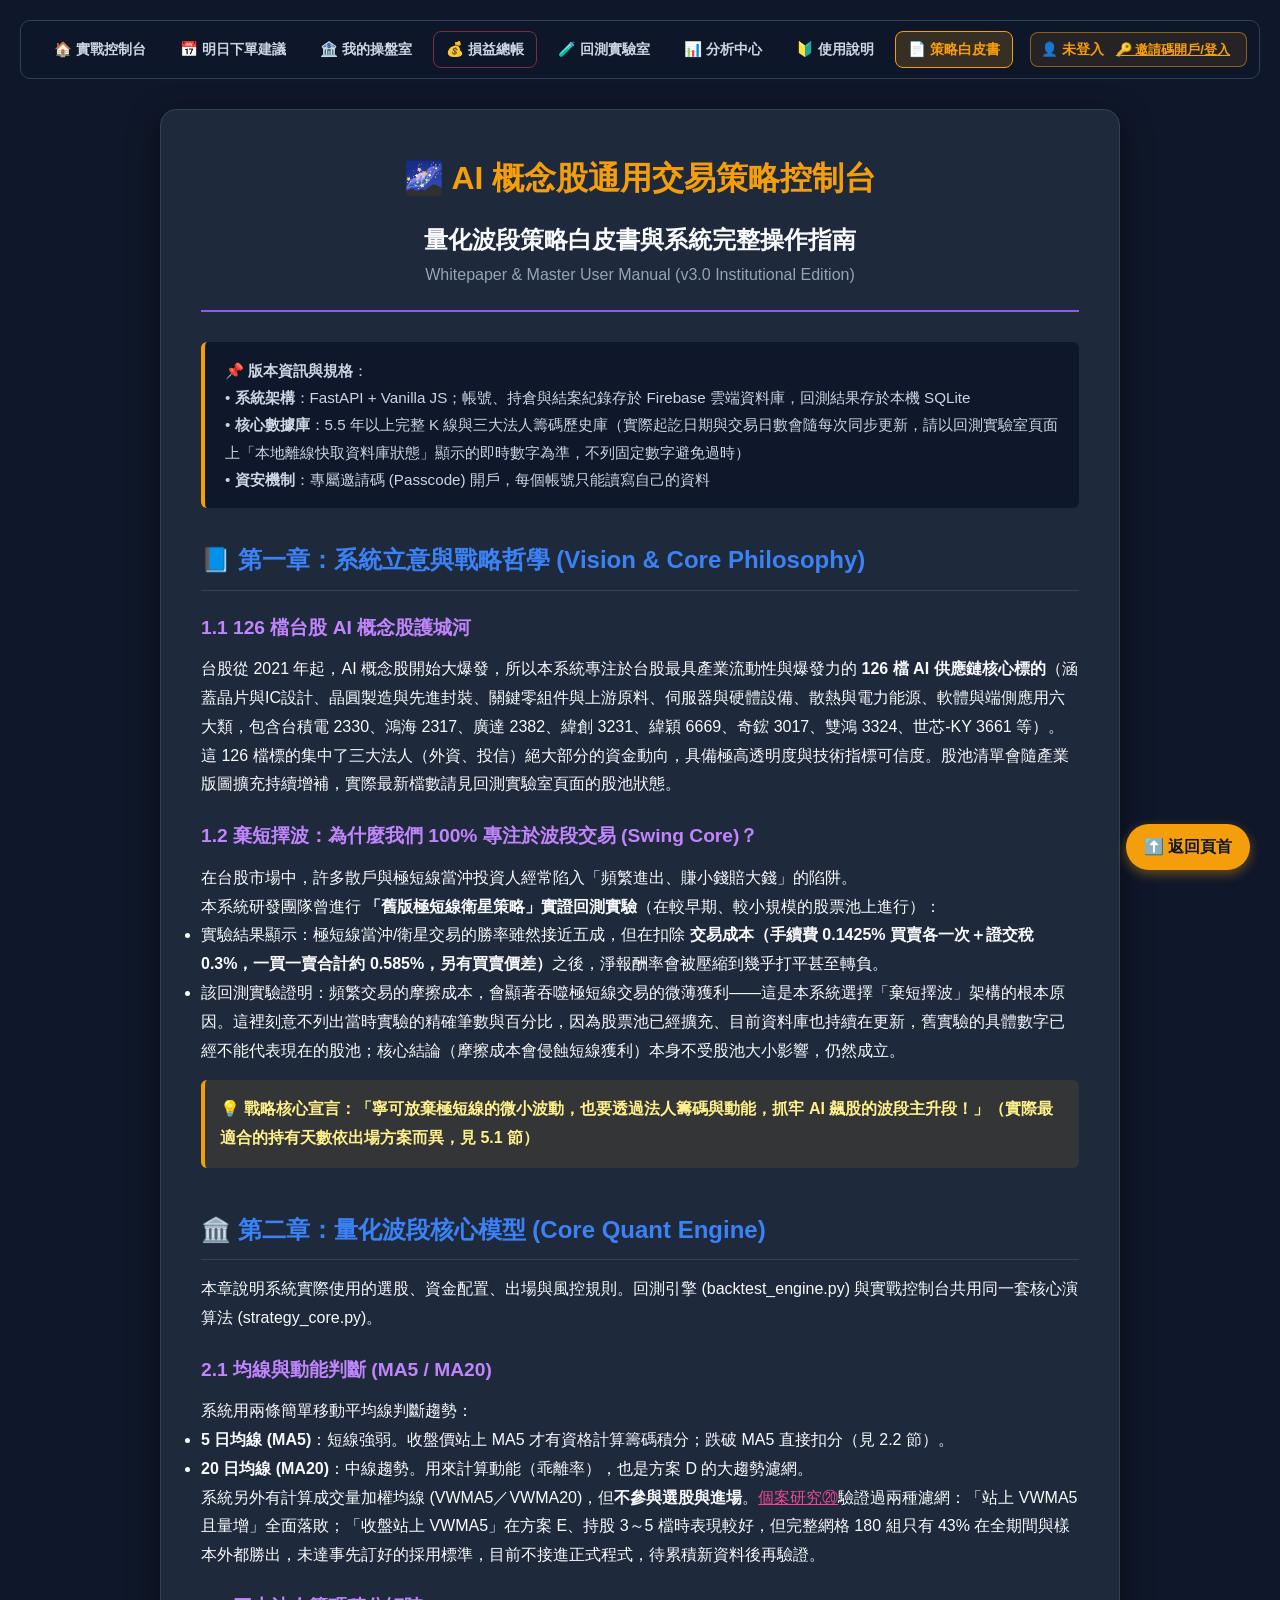
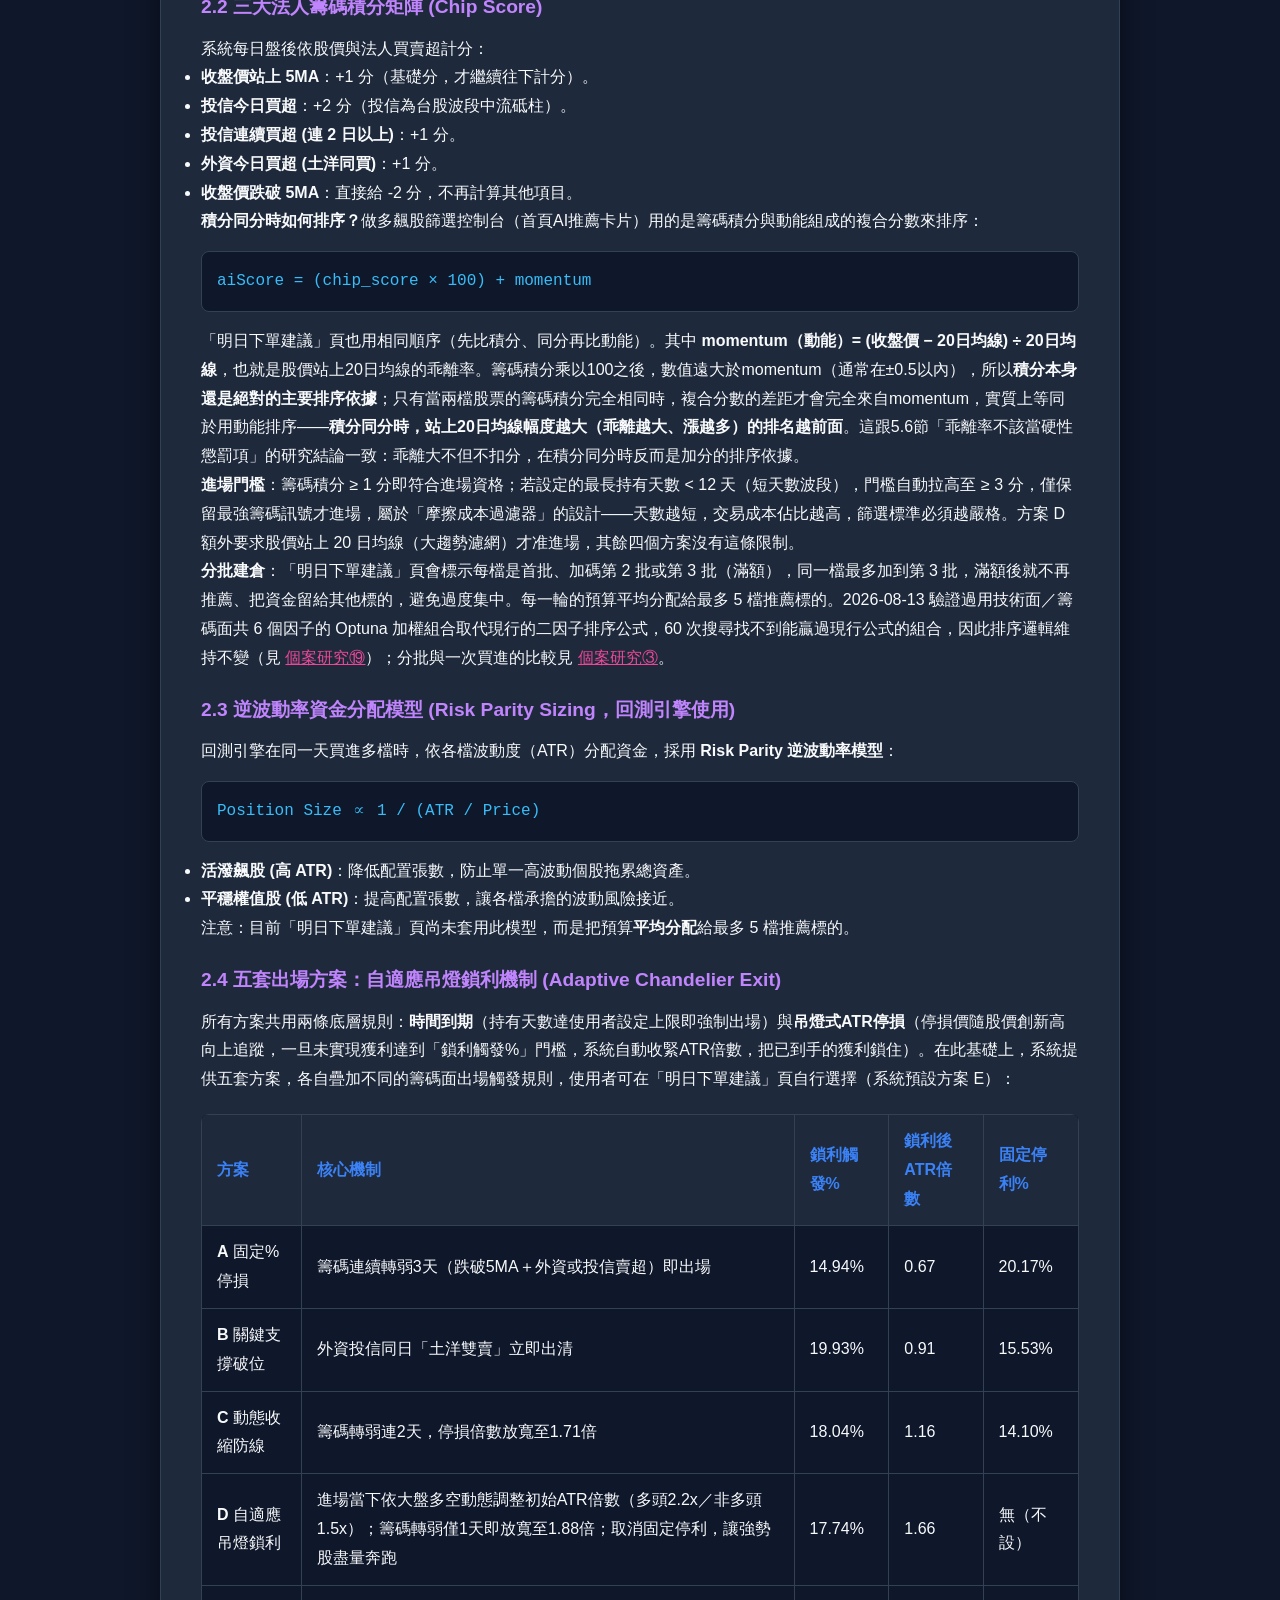
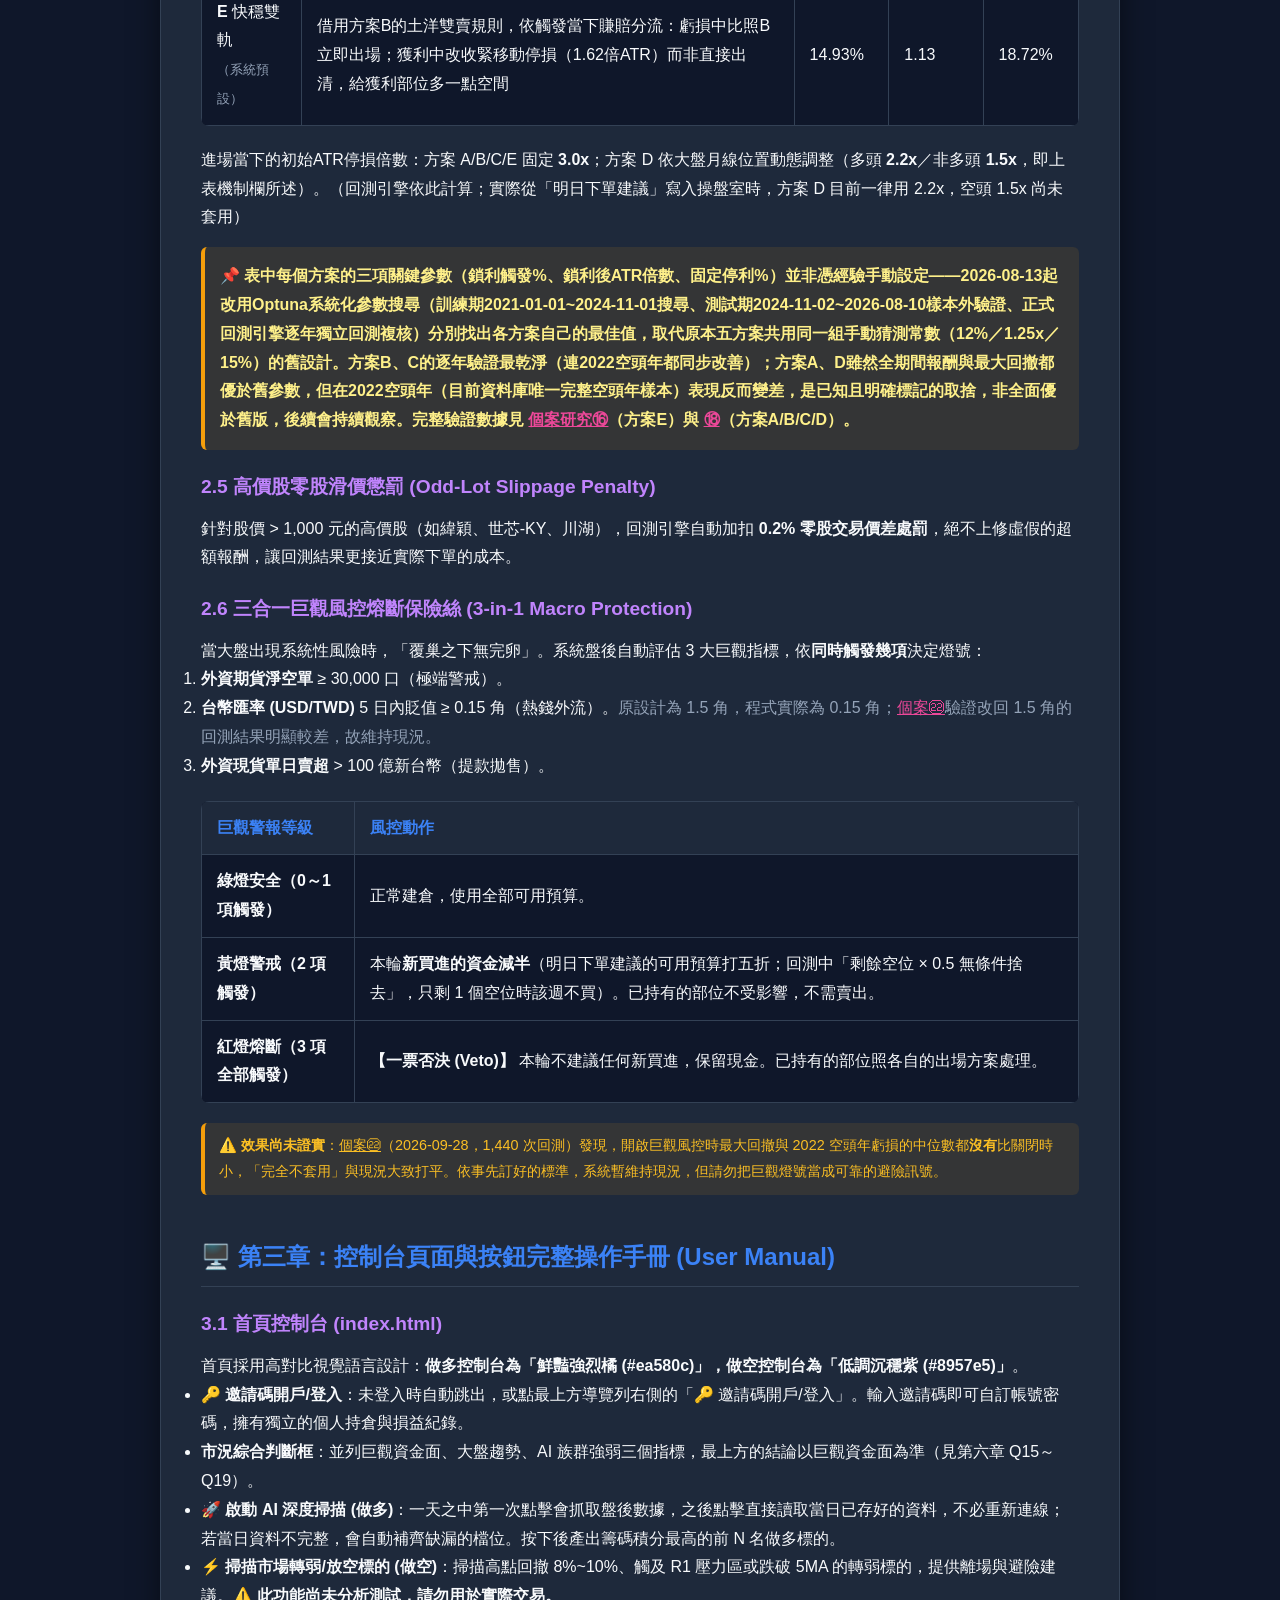
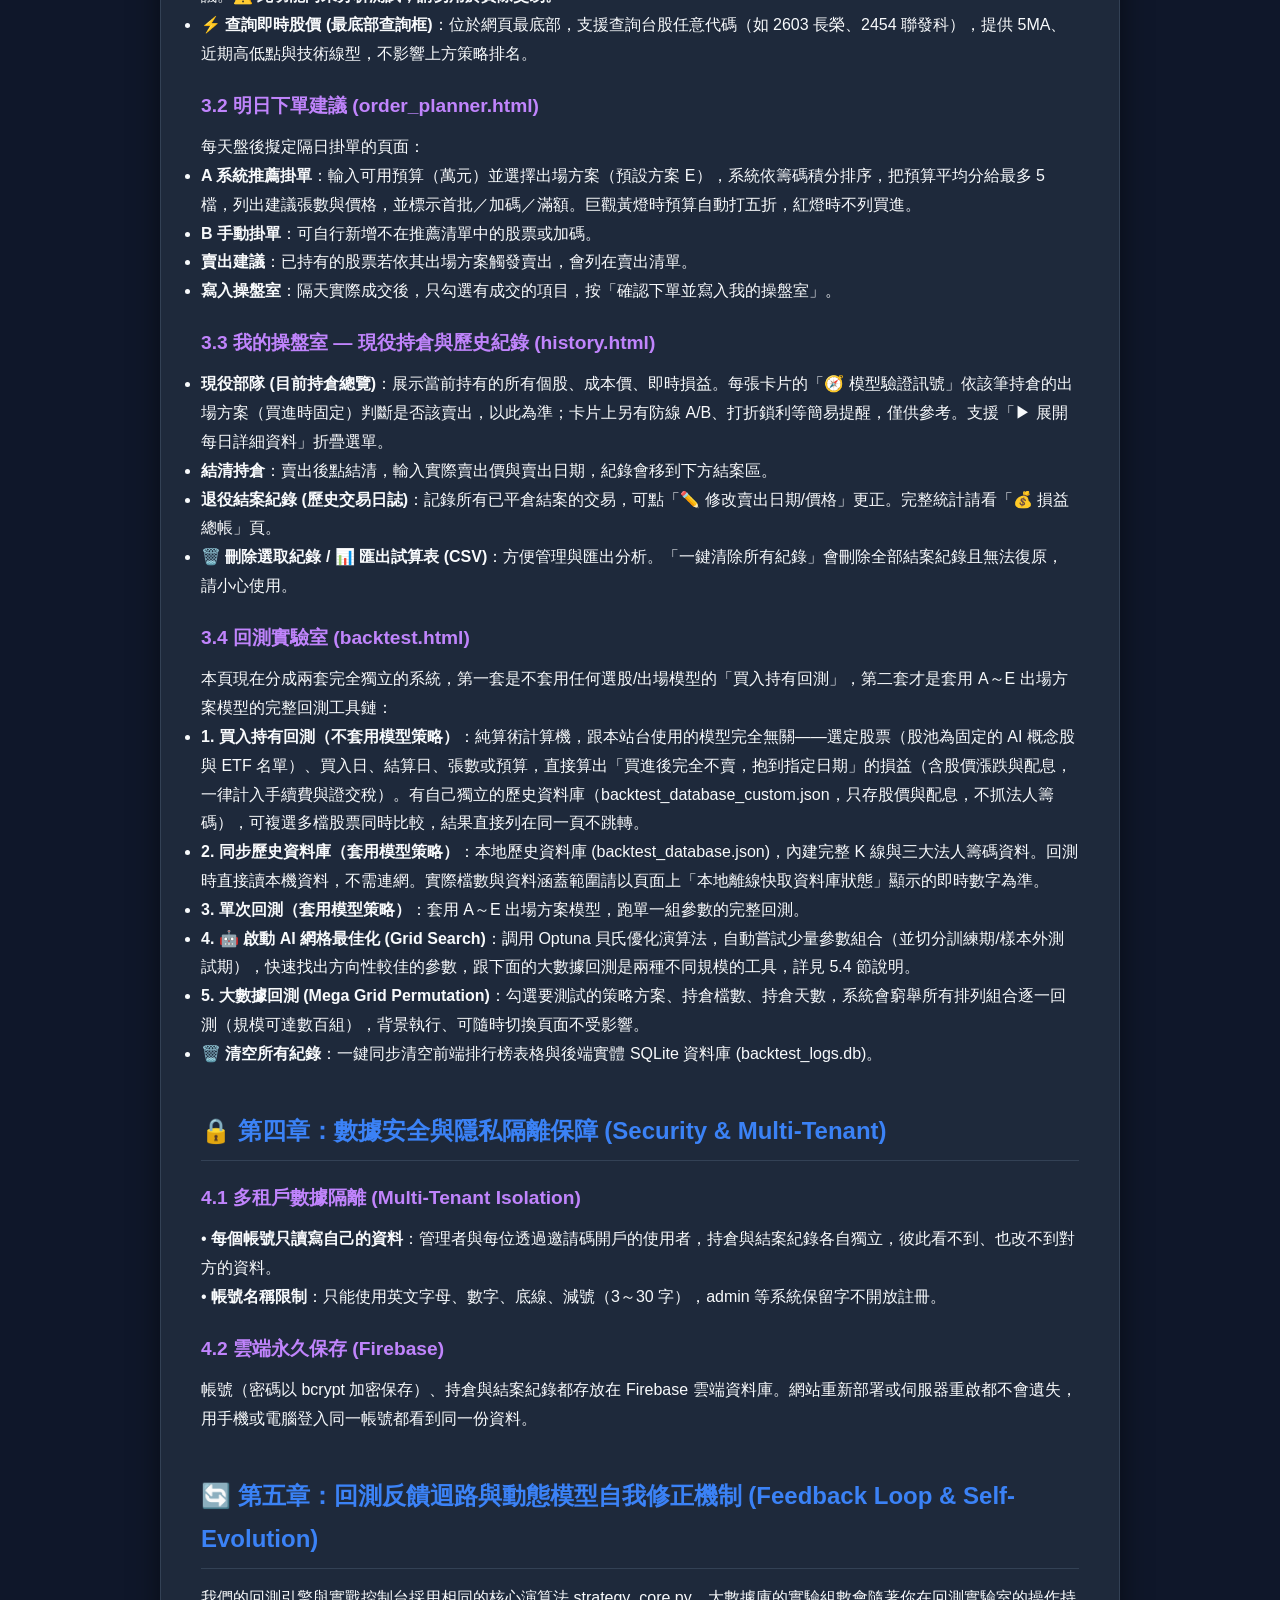
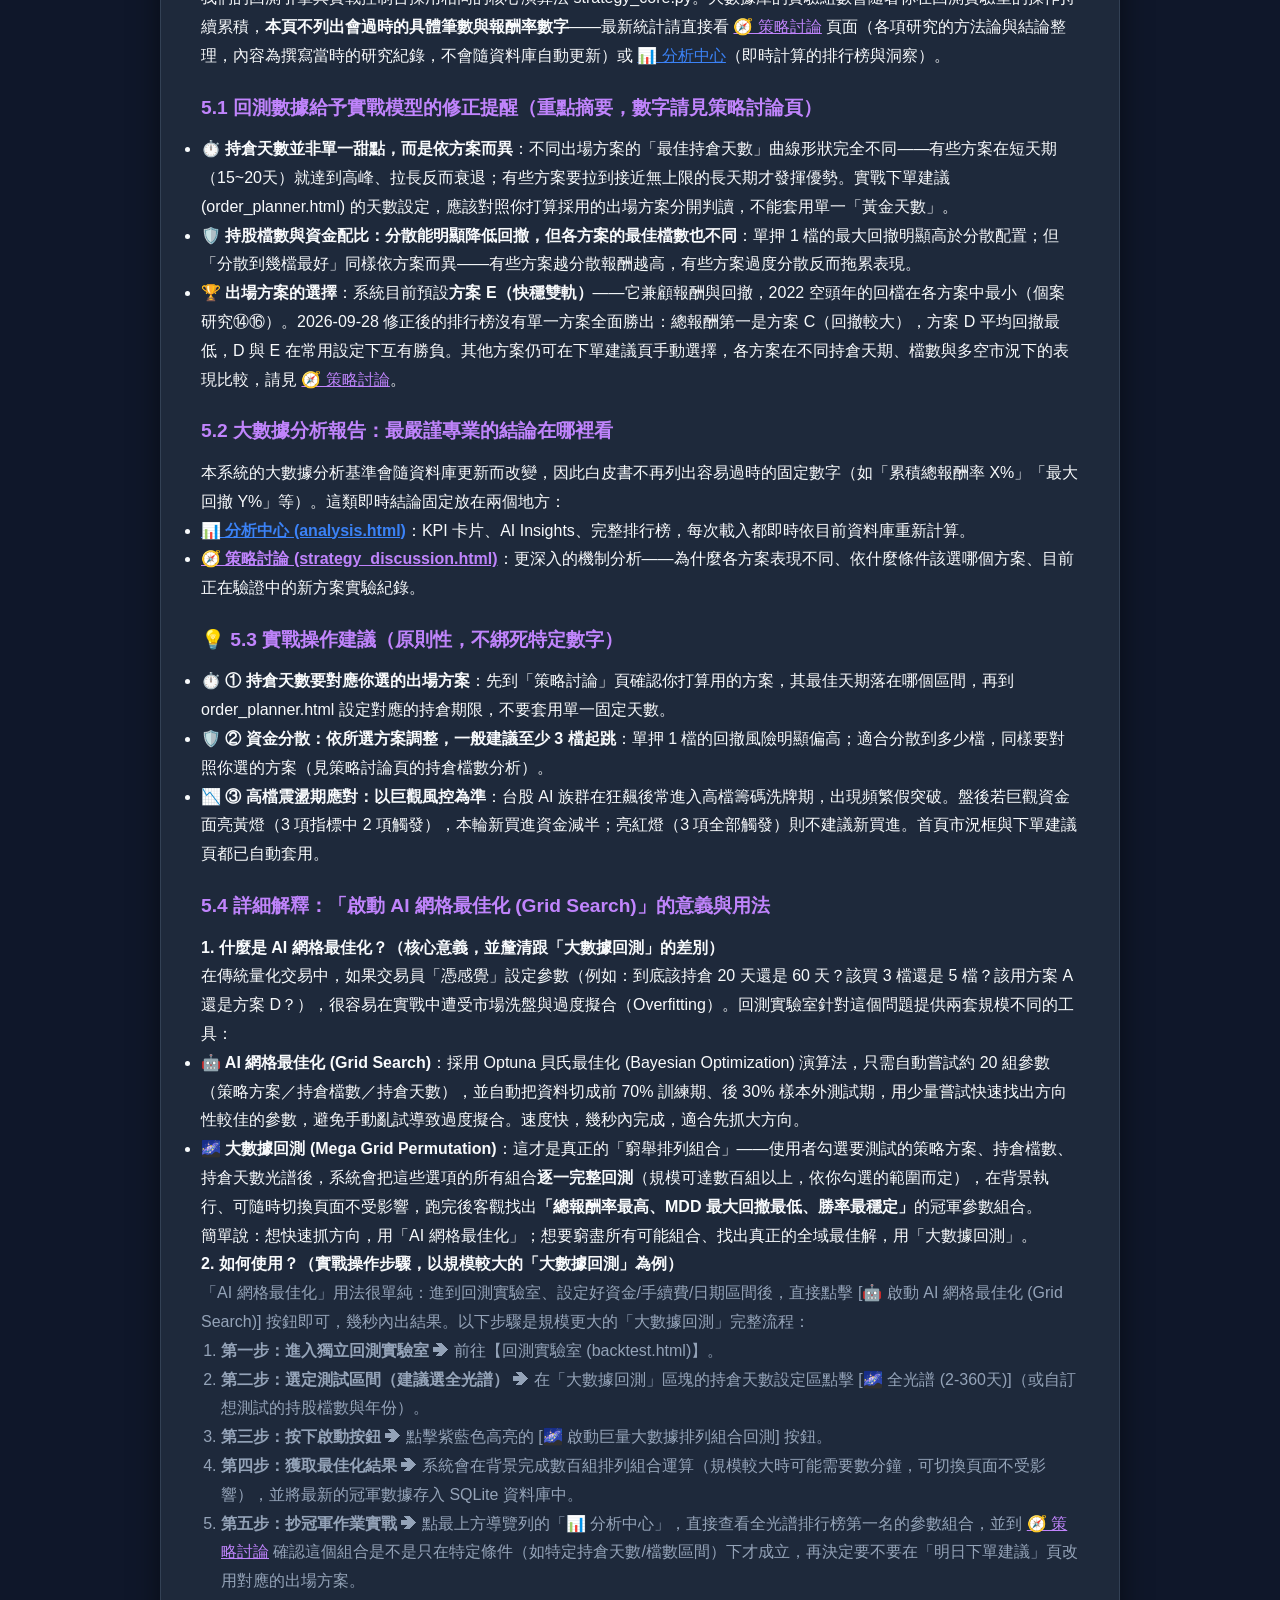
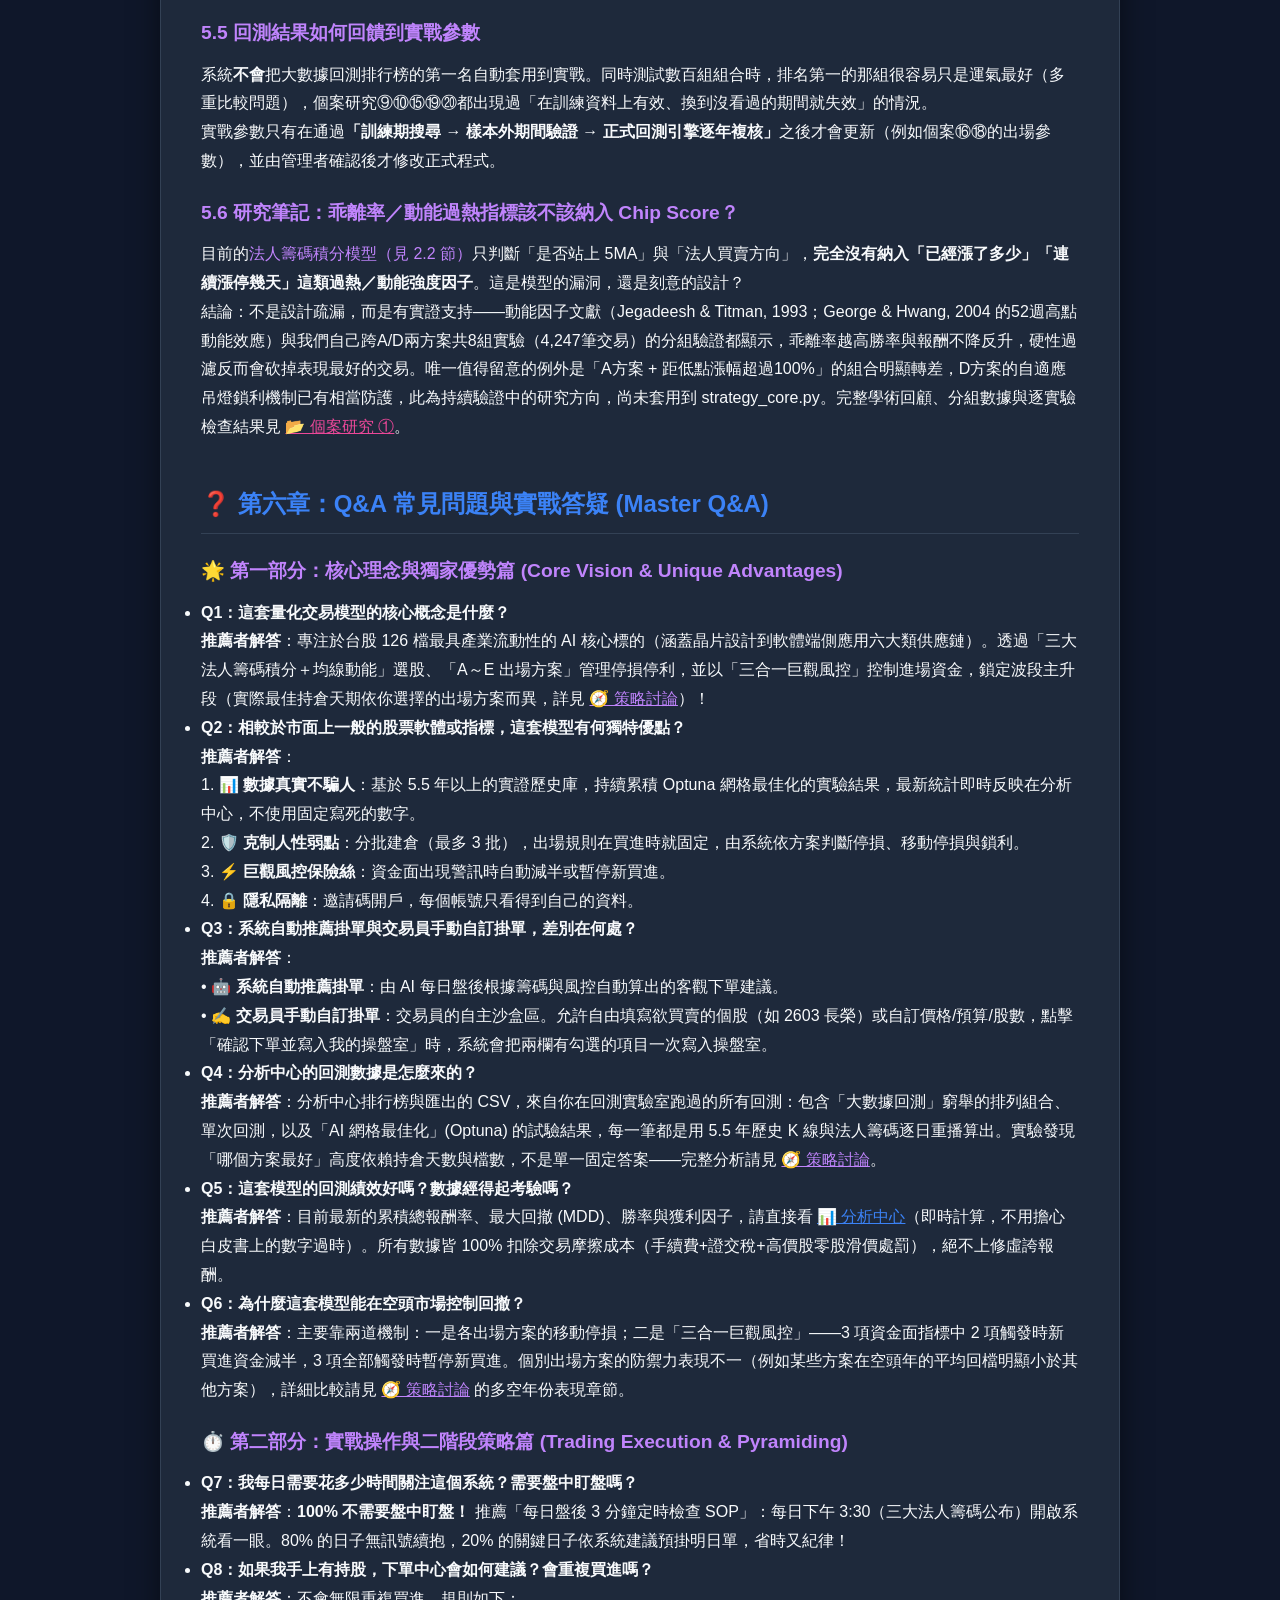
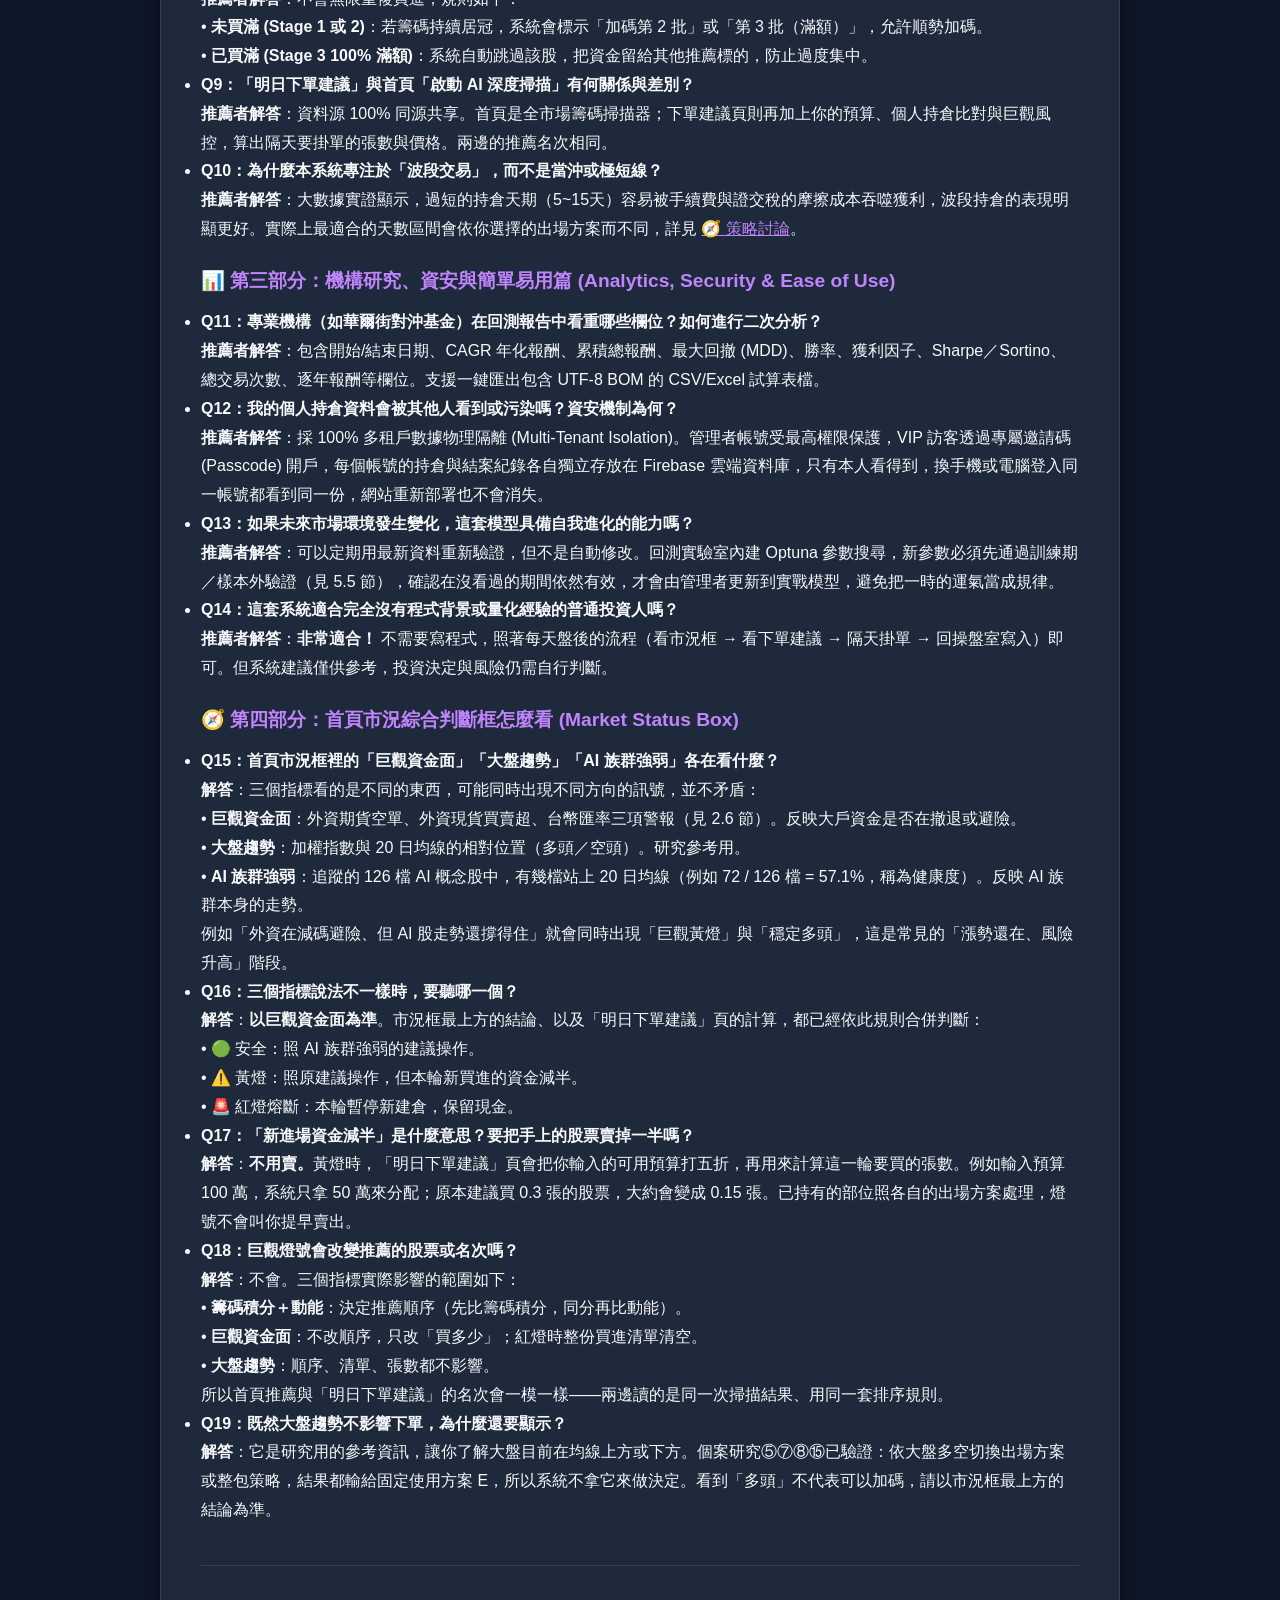
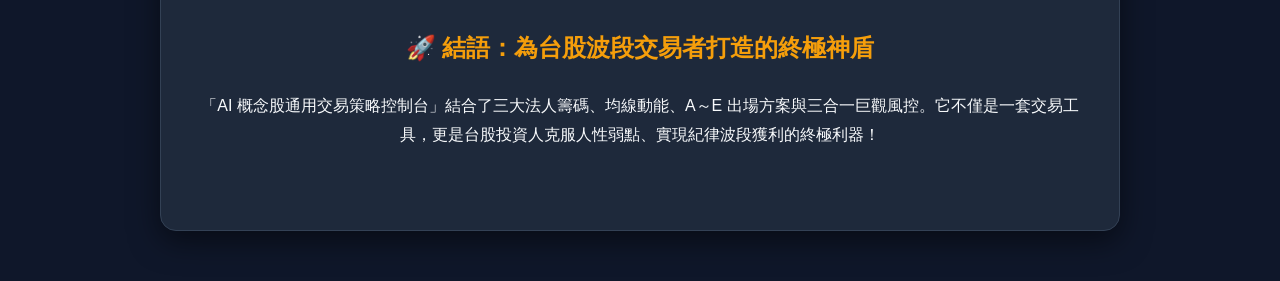
<file: doc.html>
<!DOCTYPE html>
<html lang="zh-TW">
<head>
    <meta charset="UTF-8">
    <meta name="viewport" content="width=device-width, initial-scale=1.0">
    <title>華爾街量化策略白皮書與系統完整操作指南 - AI概念股通用策略控制台</title>
    <link rel="stylesheet" href="style.css">
    <style>
        .doc-container {
            max-width: 960px;
            margin: 30px auto;
            background: #1e293b;
            border: 1px solid #334155;
            border-radius: 16px;
            padding: 40px;
            box-shadow: 0 10px 30px rgba(0, 0, 0, 0.5);
            color: #f8fafc;
            line-height: 1.8;
        }
        .doc-header {
            text-align: center;
            border-bottom: 2px solid var(--accent-purple);
            padding-bottom: 20px;
            margin-bottom: 30px;
        }
        .doc-header h1 {
            font-size: 2rem;
            color: #f59e0b;
            margin-bottom: 10px;
        }
        .doc-header p {
            color: #94a3b8;
            font-size: 1rem;
        }
        .meta-box {
            background: #0f172a;
            border-left: 4px solid #f59e0b;
            padding: 15px 20px;
            border-radius: 6px;
            margin-bottom: 30px;
            font-size: 0.95rem;
            color: #cbd5e1;
        }
        .doc-section {
            margin-bottom: 40px;
        }
        .doc-section h2 {
            font-size: 1.5rem;
            color: var(--accent-blue);
            border-bottom: 1px solid #334155;
            padding-bottom: 8px;
            margin-top: 30px;
            margin-bottom: 15px;
        }
        .doc-section h3 {
            font-size: 1.2rem;
            color: #c084fc;
            margin-top: 20px;
            margin-bottom: 10px;
        }
        .quote-box {
            background: rgba(245, 158, 11, 0.1);
            border-left: 4px solid #f59e0b;
            padding: 15px;
            border-radius: 6px;
            margin: 15px 0;
            font-weight: bold;
            color: #fef08a;
        }
        .doc-table {
            width: 100%;
            border-collapse: collapse;
            margin: 20px 0;
            background: #0f172a;
            border-radius: 8px;
            overflow: hidden;
        }
        .doc-table th, .doc-table td {
            padding: 12px 15px;
            border: 1px solid #334155;
            text-align: left;
        }
        .doc-table th {
            background: #1e293b;
            color: var(--accent-blue);
            font-weight: bold;
        }
        .code-block {
            background: #0f172a;
            border: 1px solid #334155;
            border-radius: 8px;
            padding: 15px;
            font-family: 'Courier New', Courier, monospace;
            color: #38bdf8;
            overflow-x: auto;
            margin: 15px 0;
        }
        .btn-top {
            position: fixed;
            bottom: 30px;
            right: 30px;
            background: #f59e0b;
            color: #0f172a;
            padding: 10px 18px;
            border-radius: 30px;
            font-weight: bold;
            text-decoration: none;
            box-shadow: 0 4px 12px rgba(245, 158, 11, 0.4);
            transition: transform 0.2s;
        }
        .btn-top:hover {
            transform: translateY(-3px);
        }
    </style>
</head>
<body>

<div class="doc-container">
    <div class="doc-header" style="position: relative;">
        <h1>🌌 AI 概念股通用交易策略控制台</h1>
        <h2>量化波段策略白皮書與系統完整操作指南</h2>
        <p>Whitepaper & Master User Manual (v3.0 Institutional Edition)</p>
    </div>

    <div class="meta-box">
        📌 <strong>版本資訊與規格</strong>：<br>
        • <strong>系統架構</strong>：FastAPI + Vanilla JS；帳號、持倉與結案紀錄存於 Firebase 雲端資料庫，回測結果存於本機 SQLite<br>
        • <strong>核心數據庫</strong>：5.5 年以上完整 K 線與三大法人籌碼歷史庫（實際起訖日期與交易日數會隨每次同步更新，請以回測實驗室頁面上「本地離線快取資料庫狀態」顯示的即時數字為準，不列固定數字避免過時）<br>
        • <strong>資安機制</strong>：專屬邀請碼 (Passcode) 開戶，每個帳號只能讀寫自己的資料
    </div>

    <!-- 第一章 -->
    <div class="doc-section">
        <h2>📘 第一章：系統立意與戰略哲學 (Vision & Core Philosophy)</h2>
        
        <h3>1.1 126 檔台股 AI 概念股護城河</h3>
        <p>台股從 2021 年起，AI 概念股開始大爆發，所以本系統專注於台股最具產業流動性與爆發力的 <strong>126 檔 AI 供應鏈核心標的</strong>（涵蓋晶片與IC設計、晶圓製造與先進封裝、關鍵零組件與上游原料、伺服器與硬體設備、散熱與電力能源、軟體與端側應用六大類，包含台積電 2330、鴻海 2317、廣達 2382、緯創 3231、緯穎 6669、奇鋐 3017、雙鴻 3324、世芯-KY 3661 等）。這 126 檔標的集中了三大法人（外資、投信）絕大部分的資金動向，具備極高透明度與技術指標可信度。股池清單會隨產業版圖擴充持續增補，實際最新檔數請見回測實驗室頁面的股池狀態。</p>

        <h3>1.2 棄短擇波：為什麼我們 100% 專注於波段交易 (Swing Core)？</h3>
        <p>在台股市場中，許多散戶與極短線當沖投資人經常陷入「頻繁進出、賺小錢賠大錢」的陷阱。</p>
        <p>本系統研發團隊曾進行 <strong>「舊版極短線衛星策略」實證回測實驗</strong>（在較早期、較小規模的股票池上進行）：</p>
        <ul>
            <li>實驗結果顯示：極短線當沖/衛星交易的勝率雖然接近五成，但在扣除 <strong>交易成本（手續費 0.1425% 買賣各一次＋證交稅 0.3%，一買一賣合計約 0.585%，另有買賣價差）</strong>之後，淨報酬率會被壓縮到幾乎打平甚至轉負。</li>
            <li>該回測實驗證明：頻繁交易的摩擦成本，會顯著吞噬極短線交易的微薄獲利——這是本系統選擇「棄短擇波」架構的根本原因。這裡刻意不列出當時實驗的精確筆數與百分比，因為股票池已經擴充、目前資料庫也持續在更新，舊實驗的具體數字已經不能代表現在的股池；核心結論（摩擦成本會侵蝕短線獲利）本身不受股池大小影響，仍然成立。</li>
        </ul>
        
        <div class="quote-box">
            💡 戰略核心宣言：「寧可放棄極短線的微小波動，也要透過法人籌碼與動能，抓牢 AI 飆股的波段主升段！」（實際最適合的持有天數依出場方案而異，見 5.1 節）
        </div>
    </div>

    <!-- 第二章 -->
    <div class="doc-section">
        <h2>🏛️ 第二章：量化波段核心模型 (Core Quant Engine)</h2>
        <p>本章說明系統實際使用的選股、資金配置、出場與風控規則。回測引擎 (backtest_engine.py) 與實戰控制台共用同一套核心演算法 (strategy_core.py)。</p>

        <h3>2.1 均線與動能判斷 (MA5 / MA20)</h3>
        <p>系統用兩條簡單移動平均線判斷趨勢：</p>
        <ul>
            <li><strong>5 日均線 (MA5)</strong>：短線強弱。收盤價站上 MA5 才有資格計算籌碼積分；跌破 MA5 直接扣分（見 2.2 節）。</li>
            <li><strong>20 日均線 (MA20)</strong>：中線趨勢。用來計算動能（乖離率），也是方案 D 的大趨勢濾網。</li>
        </ul>
        <p>系統另外有計算成交量加權均線 (VWMA5／VWMA20)，但<strong>不參與選股與進場</strong>。<a href="case_studies.html#case20" style="color:#ec4899;">個案研究⑳</a>驗證過兩種濾網：「站上 VWMA5 且量增」全面落敗；「收盤站上 VWMA5」在方案 E、持股 3～5 檔時表現較好，但完整網格 180 組只有 43% 在全期間與樣本外都勝出，未達事先訂好的採用標準，目前不接進正式程式，待累積新資料後再驗證。</p>

        <h3>2.2 三大法人籌碼積分矩陣 (Chip Score)</h3>
        <p>系統每日盤後依股價與法人買賣超計分：</p>
        <ul>
            <li><strong>收盤價站上 5MA</strong>：+1 分（基礎分，才繼續往下計分）。</li>
            <li><strong>投信今日買超</strong>：+2 分（投信為台股波段中流砥柱）。</li>
            <li><strong>投信連續買超 (連 2 日以上)</strong>：+1 分。</li>
            <li><strong>外資今日買超 (土洋同買)</strong>：+1 分。</li>
            <li><strong>收盤價跌破 5MA</strong>：直接給 -2 分，不再計算其他項目。</li>
        </ul>
        <p><strong>積分同分時如何排序？</strong>做多飆股篩選控制台（首頁AI推薦卡片）用的是籌碼積分與動能組成的複合分數來排序：</p>
        <div class="code-block">
            aiScore = (chip_score × 100) + momentum
        </div>
        <p>「明日下單建議」頁也用相同順序（先比積分、同分再比動能）。其中 <strong>momentum（動能）= (收盤價 − 20日均線) ÷ 20日均線</strong>，也就是股價站上20日均線的乖離率。籌碼積分乘以100之後，數值遠大於momentum（通常在±0.5以內），所以<strong>積分本身還是絕對的主要排序依據</strong>；只有當兩檔股票的籌碼積分完全相同時，複合分數的差距才會完全來自momentum，實質上等同於用動能排序——<strong>積分同分時，站上20日均線幅度越大（乖離越大、漲越多）的排名越前面</strong>。這跟5.6節「乖離率不該當硬性懲罰項」的研究結論一致：乖離大不但不扣分，在積分同分時反而是加分的排序依據。</p>
        <p><strong>進場門檻</strong>：籌碼積分 ≥ 1 分即符合進場資格；若設定的最長持有天數 &lt; 12 天（短天數波段），門檻自動拉高至 ≥ 3 分，僅保留最強籌碼訊號才進場，屬於「摩擦成本過濾器」的設計——天數越短，交易成本佔比越高，篩選標準必須越嚴格。方案 D 額外要求股價站上 20 日均線（大趨勢濾網）才准進場，其餘四個方案沒有這條限制。</p>
        <p><strong>分批建倉</strong>：「明日下單建議」頁會標示每檔是首批、加碼第 2 批或第 3 批（滿額），同一檔最多加到第 3 批，滿額後就不再推薦、把資金留給其他標的，避免過度集中。每一輪的預算平均分配給最多 5 檔推薦標的。2026-08-13 驗證過用技術面／籌碼面共 6 個因子的 Optuna 加權組合取代現行的二因子排序公式，60 次搜尋找不到能贏過現行公式的組合，因此排序邏輯維持不變（見 <a href="case_studies.html#case19" style="color:#ec4899;">個案研究⑲</a>）；分批與一次買進的比較見 <a href="case_studies.html#case3" style="color:#ec4899;">個案研究③</a>。</p>

        <h3>2.3 逆波動率資金分配模型 (Risk Parity Sizing，回測引擎使用)</h3>
        <p>回測引擎在同一天買進多檔時，依各檔波動度（ATR）分配資金，採用 <strong>Risk Parity 逆波動率模型</strong>：</p>
        <div class="code-block">
            Position Size ∝ 1 / (ATR / Price)
        </div>
        <ul>
            <li><strong>活潑飆股 (高 ATR)</strong>：降低配置張數，防止單一高波動個股拖累總資產。</li>
            <li><strong>平穩權值股 (低 ATR)</strong>：提高配置張數，讓各檔承擔的波動風險接近。</li>
        </ul>
        <p>注意：目前「明日下單建議」頁尚未套用此模型，而是把預算<strong>平均分配</strong>給最多 5 檔推薦標的。</p>

        <h3>2.4 五套出場方案：自適應吊燈鎖利機制 (Adaptive Chandelier Exit)</h3>
        <p>所有方案共用兩條底層規則：<strong>時間到期</strong>（持有天數達使用者設定上限即強制出場）與<strong>吊燈式ATR停損</strong>（停損價隨股價創新高向上追蹤，一旦未實現獲利達到「鎖利觸發%」門檻，系統自動收緊ATR倍數，把已到手的獲利鎖住）。在此基礎上，系統提供五套方案，各自疊加不同的籌碼面出場觸發規則，使用者可在「明日下單建議」頁自行選擇（系統預設方案 E）：</p>
        <table class="doc-table">
            <thead><tr><th>方案</th><th>核心機制</th><th>鎖利觸發%</th><th>鎖利後ATR倍數</th><th>固定停利%</th></tr></thead>
            <tbody>
                <tr><td><strong>A</strong> 固定%停損</td><td>籌碼連續轉弱3天（跌破5MA＋外資或投信賣超）即出場</td><td>14.94%</td><td>0.67</td><td>20.17%</td></tr>
                <tr><td><strong>B</strong> 關鍵支撐破位</td><td>外資投信同日「土洋雙賣」立即出清</td><td>19.93%</td><td>0.91</td><td>15.53%</td></tr>
                <tr><td><strong>C</strong> 動態收縮防線</td><td>籌碼轉弱連2天，停損倍數放寬至1.71倍</td><td>18.04%</td><td>1.16</td><td>14.10%</td></tr>
                <tr><td><strong>D</strong> 自適應吊燈鎖利</td><td>進場當下依大盤多空動態調整初始ATR倍數（多頭2.2x／非多頭1.5x）；籌碼轉弱僅1天即放寬至1.88倍；取消固定停利，讓強勢股盡量奔跑</td><td>17.74%</td><td>1.66</td><td>無（不設）</td></tr>
                <tr><td><strong>E</strong> 快穩雙軌<br><span style="color:#94a3b8; font-size:0.8rem;">（系統預設）</span></td><td>借用方案B的土洋雙賣規則，依觸發當下賺賠分流：虧損中比照B立即出場；獲利中改收緊移動停損（1.62倍ATR）而非直接出清，給獲利部位多一點空間</td><td>14.93%</td><td>1.13</td><td>18.72%</td></tr>
            </tbody>
        </table>
        <p>進場當下的初始ATR停損倍數：方案 A/B/C/E 固定 <strong>3.0x</strong>；方案 D 依大盤月線位置動態調整（多頭 <strong>2.2x</strong>／非多頭 <strong>1.5x</strong>，即上表機制欄所述）。（回測引擎依此計算；實際從「明日下單建議」寫入操盤室時，方案 D 目前一律用 2.2x，空頭 1.5x 尚未套用）</p>
        <div class="quote-box">
            📌 表中每個方案的三項關鍵參數（鎖利觸發%、鎖利後ATR倍數、固定停利%）並非憑經驗手動設定——2026-08-13起改用<strong>Optuna系統化參數搜尋</strong>（訓練期2021-01-01~2024-11-01搜尋、測試期2024-11-02~2026-08-10樣本外驗證、正式回測引擎逐年獨立回測複核）分別找出各方案自己的最佳值，取代原本五方案共用同一組手動猜測常數（12%／1.25x／15%）的舊設計。<strong>方案B、C的逐年驗證最乾淨</strong>（連2022空頭年都同步改善）；<strong>方案A、D雖然全期間報酬與最大回撤都優於舊參數，但在2022空頭年（目前資料庫唯一完整空頭年樣本）表現反而變差</strong>，是已知且明確標記的取捨，非全面優於舊版，後續會持續觀察。完整驗證數據見 <a href="case_studies.html#case16" style="color:#ec4899;">個案研究⑯</a>（方案E）與 <a href="case_studies.html#case18" style="color:#ec4899;">⑱</a>（方案A/B/C/D）。
        </div>

        <h3>2.5 高價股零股滑價懲罰 (Odd-Lot Slippage Penalty)</h3>
        <p>針對股價 &gt; 1,000 元的高價股（如緯穎、世芯-KY、川湖），回測引擎自動加扣 <strong>0.2% 零股交易價差處罰</strong>，絕不上修虛假的超額報酬，讓回測結果更接近實際下單的成本。</p>

        <h3>2.6 三合一巨觀風控熔斷保險絲 (3-in-1 Macro Protection)</h3>
        <p>當大盤出現系統性風險時，「覆巢之下無完卵」。系統盤後自動評估 3 大巨觀指標，依<strong>同時觸發幾項</strong>決定燈號：</p>
        <ol>
            <li><strong>外資期貨淨空單</strong> ≥ 30,000 口（極端警戒）。</li>
            <li><strong>台幣匯率 (USD/TWD)</strong> 5 日內貶值 ≥ 0.15 角（熱錢外流）。<span style="color:#94a3b8;">原設計為 1.5 角，程式實際為 0.15 角；<a href="case_studies.html#case22" style="color:#ec4899;">個案㉒</a>驗證改回 1.5 角的回測結果明顯較差，故維持現況。</span></li>
            <li><strong>外資現貨單日賣超</strong> &gt; 100 億新台幣（提款拋售）。</li>
        </ol>

        <table class="doc-table">
            <thead>
                <tr>
                    <th>巨觀警報等級</th>
                    <th>風控動作</th>
                </tr>
            </thead>
            <tbody>
                <tr>
                    <td><strong>綠燈安全（0～1 項觸發）</strong></td>
                    <td>正常建倉，使用全部可用預算。</td>
                </tr>
                <tr>
                    <td><strong>黃燈警戒（2 項觸發）</strong></td>
                    <td>本輪<strong>新買進的資金減半</strong>（明日下單建議的可用預算打五折；回測中「剩餘空位 × 0.5 無條件捨去」，只剩 1 個空位時該週不買）。已持有的部位不受影響，不需賣出。</td>
                </tr>
                <tr>
                    <td><strong>紅燈熔斷（3 項全部觸發）</strong></td>
                    <td><strong>【一票否決 (Veto)】</strong> 本輪不建議任何新買進，保留現金。已持有的部位照各自的出場方案處理。</td>
                </tr>
            </tbody>
        </table>
        <p style="background:rgba(245,158,11,0.1); border-left:4px solid #f59e0b; padding:10px 14px; border-radius:6px; color:#fbbf24; font-size:0.9rem;">⚠️ <strong>效果尚未證實</strong>：<a href="case_studies.html#case22" style="color:#fbbf24; text-decoration:underline;">個案㉒</a>（2026-09-28，1,440 次回測）發現，開啟巨觀風控時最大回撤與 2022 空頭年虧損的中位數都<strong>沒有</strong>比關閉時小，「完全不套用」與現況大致打平。依事先訂好的標準，系統暫維持現況，但請勿把巨觀燈號當成可靠的避險訊號。</p>
    </div>

    <!-- 第三章 -->
    <div class="doc-section">
        <h2>🖥️ 第三章：控制台頁面與按鈕完整操作手冊 (User Manual)</h2>

        <h3>3.1 首頁控制台 (index.html)</h3>
        <p>首頁採用高對比視覺語言設計：<strong>做多控制台為「鮮豔強烈橘 (#ea580c)」，做空控制台為「低調沉穩紫 (#8957e5)」</strong>。</p>
        <ul>
            <li><strong>🔑 邀請碼開戶/登入</strong>：未登入時自動跳出，或點最上方導覽列右側的「🔑 邀請碼開戶/登入」。輸入邀請碼即可自訂帳號密碼，擁有獨立的個人持倉與損益紀錄。</li>
            <li><strong>市況綜合判斷框</strong>：並列巨觀資金面、大盤趨勢、AI 族群強弱三個指標，最上方的結論以巨觀資金面為準（見第六章 Q15～Q19）。</li>
            <li><strong>🚀 啟動 AI 深度掃描 (做多)</strong>：一天之中第一次點擊會抓取盤後數據，之後點擊直接讀取當日已存好的資料，不必重新連線；若當日資料不完整，會自動補齊缺漏的檔位。按下後產出籌碼積分最高的前 N 名做多標的。</li>
            <li><strong>⚡ 掃描市場轉弱/放空標的 (做空)</strong>：掃描高點回撤 8%~10%、觸及 R1 壓力區或跌破 5MA 的轉弱標的，提供離場與避險建議。<strong>⚠️ 此功能尚未分析測試，請勿用於實際交易。</strong></li>
            <li><strong>⚡ 查詢即時股價 (最底部查詢框)</strong>：位於網頁最底部，支援查詢台股任意代碼（如 2603 長榮、2454 聯發科），提供 5MA、近期高低點與技術線型，不影響上方策略排名。</li>
        </ul>

        <h3>3.2 明日下單建議 (order_planner.html)</h3>
        <p>每天盤後擬定隔日掛單的頁面：</p>
        <ul>
            <li><strong>A 系統推薦掛單</strong>：輸入可用預算（萬元）並選擇出場方案（預設方案 E），系統依籌碼積分排序，把預算平均分給最多 5 檔，列出建議張數與價格，並標示首批／加碼／滿額。巨觀黃燈時預算自動打五折，紅燈時不列買進。</li>
            <li><strong>B 手動掛單</strong>：可自行新增不在推薦清單中的股票或加碼。</li>
            <li><strong>賣出建議</strong>：已持有的股票若依其出場方案觸發賣出，會列在賣出清單。</li>
            <li><strong>寫入操盤室</strong>：隔天實際成交後，只勾選有成交的項目，按「確認下單並寫入我的操盤室」。</li>
                    </ul>

        <h3>3.3 我的操盤室 — 現役持倉與歷史紀錄 (history.html)</h3>
        <ul>
            <li><strong>現役部隊 (目前持倉總覽)</strong>：展示當前持有的所有個股、成本價、即時損益。每張卡片的「🧭 模型驗證訊號」依該筆持倉的出場方案（買進時固定）判斷是否該賣出，以此為準；卡片上另有防線 A/B、打折鎖利等簡易提醒，僅供參考。支援「▶ 展開每日詳細資料」折疊選單。</li>
            <li><strong>結清持倉</strong>：賣出後點結清，輸入實際賣出價與賣出日期，紀錄會移到下方結案區。</li>
            <li><strong>退役結案紀錄 (歷史交易日誌)</strong>：記錄所有已平倉結案的交易，可點「✏️ 修改賣出日期/價格」更正。完整統計請看「💰 損益總帳」頁。</li>
            <li><strong>🗑️ 刪除選取紀錄 / 📊 匯出試算表 (CSV)</strong>：方便管理與匯出分析。「一鍵清除所有紀錄」會刪除全部結案紀錄且無法復原，請小心使用。</li>
        </ul>

        <h3>3.4 回測實驗室 (backtest.html)</h3>
        <p>本頁現在分成兩套完全獨立的系統，第一套是不套用任何選股/出場模型的「買入持有回測」，第二套才是套用 A～E 出場方案模型的完整回測工具鏈：</p>
        <ul>
            <li><strong>1. 買入持有回測（不套用模型策略）</strong>：純算術計算機，跟本站台使用的模型完全無關——選定股票（股池為固定的 AI 概念股與 ETF 名單）、買入日、結算日、張數或預算，直接算出「買進後完全不賣，抱到指定日期」的損益（含股價漲跌與配息，一律計入手續費與證交稅）。有自己獨立的歷史資料庫（backtest_database_custom.json，只存股價與配息，不抓法人籌碼），可複選多檔股票同時比較，結果直接列在同一頁不跳轉。</li>
            <li><strong>2. 同步歷史資料庫（套用模型策略）</strong>：本地歷史資料庫 (backtest_database.json)，內建完整 K 線與三大法人籌碼資料。回測時直接讀本機資料，不需連網。實際檔數與資料涵蓋範圍請以頁面上「本地離線快取資料庫狀態」顯示的即時數字為準。</li>
            <li><strong>3. 單次回測（套用模型策略）</strong>：套用 A～E 出場方案模型，跑單一組參數的完整回測。</li>
            <li><strong>4. 🤖 啟動 AI 網格最佳化 (Grid Search)</strong>：調用 Optuna 貝氏優化演算法，自動嘗試少量參數組合（並切分訓練期/樣本外測試期），快速找出方向性較佳的參數，跟下面的大數據回測是兩種不同規模的工具，詳見 5.4 節說明。</li>
            <li><strong>5. 大數據回測 (Mega Grid Permutation)</strong>：勾選要測試的策略方案、持倉檔數、持倉天數，系統會窮舉所有排列組合逐一回測（規模可達數百組），背景執行、可隨時切換頁面不受影響。</li>
            <li><strong>🗑️ 清空所有紀錄</strong>：一鍵同步清空前端排行榜表格與後端實體 SQLite 資料庫 (backtest_logs.db)。</li>
        </ul>
    </div>

    <!-- 第四章 -->
    <div class="doc-section">
        <h2>🔒 第四章：數據安全與隱私隔離保障 (Security & Multi-Tenant)</h2>
        <h3>4.1 多租戶數據隔離 (Multi-Tenant Isolation)</h3>
        <p>• <strong>每個帳號只讀寫自己的資料</strong>：管理者與每位透過邀請碼開戶的使用者，持倉與結案紀錄各自獨立，彼此看不到、也改不到對方的資料。<br>
        • <strong>帳號名稱限制</strong>：只能使用英文字母、數字、底線、減號（3～30 字），admin 等系統保留字不開放註冊。</p>

        <h3>4.2 雲端永久保存 (Firebase)</h3>
        <p>帳號（密碼以 bcrypt 加密保存）、持倉與結案紀錄都存放在 Firebase 雲端資料庫。網站重新部署或伺服器重啟都不會遺失，用手機或電腦登入同一帳號都看到同一份資料。</p>
    </div>

    <!-- 第五章 -->
    <div class="doc-section">
        <h2>🔄 第五章：回測反饋迴路與動態模型自我修正機制 (Feedback Loop & Self-Evolution)</h2>
        <p>我們的回測引擎與實戰控制台採用相同的核心演算法 <code>strategy_core.py</code>。大數據庫的實驗組數會隨著你在回測實驗室的操作持續累積，<strong>本頁不列出會過時的具體筆數與報酬率數字</strong>——最新統計請直接看 <a href="strategy_discussion.html" target="_blank" style="color:#c084fc;">🧭 策略討論</a> 頁面（各項研究的方法論與結論整理，內容為撰寫當時的研究紀錄，不會隨資料庫自動更新）或 <a href="analysis.html" target="_blank" style="color:var(--accent-blue);">📊 分析中心</a>（即時計算的排行榜與洞察）。</p>

        <h3>5.1 回測數據給予實戰模型的修正提醒（重點摘要，數字請見策略討論頁）</h3>
        <ul>
            <li>⏱️ <strong>持倉天數並非單一甜點，而是依方案而異</strong>：不同出場方案的「最佳持倉天數」曲線形狀完全不同——有些方案在短天期（15~20天）就達到高峰、拉長反而衰退；有些方案要拉到接近無上限的長天期才發揮優勢。實戰下單建議 (order_planner.html) 的天數設定，應該對照你打算採用的出場方案分開判讀，不能套用單一「黃金天數」。</li>

            <li>🛡️ <strong>持股檔數與資金配比：分散能明顯降低回撤，但各方案的最佳檔數也不同</strong>：單押 1 檔的最大回撤明顯高於分散配置；但「分散到幾檔最好」同樣依方案而異——有些方案越分散報酬越高，有些方案過度分散反而拖累表現。</li>

            <li>🏆 <strong>出場方案的選擇</strong>：系統目前預設<strong>方案 E（快穩雙軌）</strong>——它兼顧報酬與回撤，2022 空頭年的回檔在各方案中最小（個案研究⑭⑯）。2026-09-28 修正後的排行榜沒有單一方案全面勝出：總報酬第一是方案 C（回撤較大），方案 D 平均回撤最低，D 與 E 在常用設定下互有勝負。其他方案仍可在下單建議頁手動選擇，各方案在不同持倉天期、檔數與多空市況下的表現比較，請見 <a href="strategy_discussion.html" target="_blank" style="color:#c084fc;">🧭 策略討論</a>。</li>
        </ul>

        <h3>5.2 大數據分析報告：最嚴謹專業的結論在哪裡看</h3>
        <p>本系統的大數據分析基準會隨資料庫更新而改變，因此白皮書不再列出容易過時的固定數字（如「累積總報酬率 X%」「最大回撤 Y%」等）。這類即時結論固定放在兩個地方：</p>
        <ul>
            <li><strong><a href="analysis.html" target="_blank" style="color:var(--accent-blue);">📊 分析中心 (analysis.html)</a></strong>：KPI 卡片、AI Insights、完整排行榜，每次載入都即時依目前資料庫重新計算。</li>
            <li><strong><a href="strategy_discussion.html" target="_blank" style="color:#c084fc;">🧭 策略討論 (strategy_discussion.html)</a></strong>：更深入的機制分析——為什麼各方案表現不同、依什麼條件該選哪個方案、目前正在驗證中的新方案實驗紀錄。</li>
        </ul>

        <h3>💡 5.3 實戰操作建議（原則性，不綁死特定數字）</h3>
        <ul>
            <li>⏱️ <strong>① 持倉天數要對應你選的出場方案</strong>：先到「策略討論」頁確認你打算用的方案，其最佳天期落在哪個區間，再到 order_planner.html 設定對應的持倉期限，不要套用單一固定天數。</li>

            <li>🛡️ <strong>② 資金分散：依所選方案調整，一般建議至少 3 檔起跳</strong>：單押 1 檔的回撤風險明顯偏高；適合分散到多少檔，同樣要對照你選的方案（見策略討論頁的持倉檔數分析）。</li>

            <li>📉 <strong>③ 高檔震盪期應對：以巨觀風控為準</strong>：台股 AI 族群在狂飆後常進入高檔籌碼洗牌期，出現頻繁假突破。盤後若巨觀資金面亮黃燈（3 項指標中 2 項觸發），本輪新買進資金減半；亮紅燈（3 項全部觸發）則不建議新買進。首頁市況框與下單建議頁都已自動套用。</li>
        </ul>

        <h3>5.4 詳細解釋：「啟動 AI 網格最佳化 (Grid Search)」的意義與用法</h3>
        
        <h4>1. 什麼是 AI 網格最佳化？（核心意義，並釐清跟「大數據回測」的差別）</h4>
        <p>在傳統量化交易中，如果交易員「憑感覺」設定參數（例如：到底該持倉 20 天還是 60 天？該買 3 檔還是 5 檔？該用方案 A 還是方案 D？），很容易在實戰中遭受市場洗盤與過度擬合（Overfitting）。回測實驗室針對這個問題提供兩套規模不同的工具：</p>
        <ul>
            <li><strong>🤖 AI 網格最佳化 (Grid Search)</strong>：採用 Optuna 貝氏最佳化 (Bayesian Optimization) 演算法，只需自動嘗試約 20 組參數（策略方案／持倉檔數／持倉天數），並自動把資料切成前 70% 訓練期、後 30% 樣本外測試期，用少量嘗試快速找出方向性較佳的參數，避免手動亂試導致過度擬合。速度快，幾秒內完成，適合先抓大方向。</li>
            <li><strong>🌌 大數據回測 (Mega Grid Permutation)</strong>：這才是真正的「窮舉排列組合」——使用者勾選要測試的策略方案、持倉檔數、持倉天數光譜後，系統會把這些選項的所有組合<strong>逐一完整回測</strong>（規模可達數百組以上，依你勾選的範圍而定），在背景執行、可隨時切換頁面不受影響，跑完後客觀找出<strong>「總報酬率最高、MDD 最大回撤最低、勝率最穩定」</strong>的冠軍參數組合。</li>
        </ul>
        <p>簡單說：想快速抓方向，用「AI 網格最佳化」；想要窮盡所有可能組合、找出真正的全域最佳解，用「大數據回測」。</p>

        <h4>2. 如何使用？（實戰操作步驟，以規模較大的「大數據回測」為例）</h4>
        <p style="color: var(--text-sub);">「AI 網格最佳化」用法很單純：進到回測實驗室、設定好資金/手續費/日期區間後，直接點擊 <code>[🤖 啟動 AI 網格最佳化 (Grid Search)]</code> 按鈕即可，幾秒內出結果。以下步驟是規模更大的「大數據回測」完整流程：</p>
        <ol style="color: var(--text-sub); line-height: 1.8; margin-left: 20px;">
            <li><strong>第一步：進入獨立回測實驗室</strong> ➔ 前往【回測實驗室 (backtest.html)】。</li>
            <li><strong>第二步：選定測試區間（建議選全光譜）</strong> ➔ 在「大數據回測」區塊的持倉天數設定區點擊 <code>[🌌 全光譜 (2-360天)]</code>（或自訂想測試的持股檔數與年份）。</li>
            <li><strong>第三步：按下啟動按鈕</strong> ➔ 點擊紫藍色高亮的 <code>[🌌 啟動巨量大數據排列組合回測]</code> 按鈕。</li>
            <li><strong>第四步：獲取最佳化結果</strong> ➔ 系統會在背景完成數百組排列組合運算（規模較大時可能需要數分鐘，可切換頁面不受影響），並將最新的冠軍數據存入 SQLite 資料庫中。</li>
            <li><strong>第五步：抄冠軍作業實戰</strong> ➔ 點最上方導覽列的「📊 分析中心」，直接查看全光譜排行榜第一名的參數組合，並到 <a href="strategy_discussion.html" target="_blank" style="color:#c084fc;">🧭 策略討論</a> 確認這個組合是不是只在特定條件（如特定持倉天數/檔數區間）下才成立，再決定要不要在「明日下單建議」頁改用對應的出場方案。</li>
        </ol>

        <h3>5.5 回測結果如何回饋到實戰參數</h3>
        <p>系統<strong>不會</strong>把大數據回測排行榜的第一名自動套用到實戰。同時測試數百組組合時，排名第一的那組很容易只是運氣最好（多重比較問題），個案研究⑨⑩⑮⑲⑳都出現過「在訓練資料上有效、換到沒看過的期間就失效」的情況。</p>
        <p>實戰參數只有在通過<strong>「訓練期搜尋 → 樣本外期間驗證 → 正式回測引擎逐年複核」</strong>之後才會更新（例如個案⑯⑱的出場參數），並由管理者確認後才修改正式程式。</p>

        <h3>5.6 研究筆記：乖離率／動能過熱指標該不該納入 Chip Score？</h3>
        <p>目前的<a href="#" onclick="return false;" style="color:#c084fc; text-decoration:none;">法人籌碼積分模型（見 2.2 節）</a>只判斷「是否站上 5MA」與「法人買賣方向」，<strong>完全沒有納入「已經漲了多少」「連續漲停幾天」這類過熱／動能強度因子</strong>。這是模型的漏洞，還是刻意的設計？</p>
        <p>結論：不是設計疏漏，而是有實證支持——動能因子文獻（Jegadeesh &amp; Titman, 1993；George &amp; Hwang, 2004 的52週高點動能效應）與我們自己跨A/D兩方案共8組實驗（4,247筆交易）的分組驗證都顯示，乖離率越高勝率與報酬不降反升，硬性過濾反而會砍掉表現最好的交易。唯一值得留意的例外是「A方案 + 距低點漲幅超過100%」的組合明顯轉差，D方案的自適應吊燈鎖利機制已有相當防護，此為持續驗證中的研究方向，尚未套用到 <code>strategy_core.py</code>。完整學術回顧、分組數據與逐實驗檢查結果見 <a href="case_studies.html#case1" target="_blank" style="color:#ec4899;">📂 個案研究 ①</a>。</p>
    </div>

    <!-- 第六章 -->
    <div class="doc-section">
        <h2>❓ 第六章：Q&A 常見問題與實戰答疑 (Master Q&A)</h2>

        <h3>🌟 第一部分：核心理念與獨家優勢篇 (Core Vision & Unique Advantages)</h3>
        <ul>
            <li><strong>Q1：這套量化交易模型的核心概念是什麼？</strong><br>
            <strong>推薦者解答</strong>：專注於台股 126 檔最具產業流動性的 AI 核心標的（涵蓋晶片設計到軟體端側應用六大類供應鏈）。透過「三大法人籌碼積分＋均線動能」選股、「A～E 出場方案」管理停損停利，並以「三合一巨觀風控」控制進場資金，鎖定波段主升段（實際最佳持倉天期依你選擇的出場方案而異，詳見 <a href="strategy_discussion.html" target="_blank" style="color:#c084fc;">🧭 策略討論</a>）！</li>

            <li><strong>Q2：相較於市面上一般的股票軟體或指標，這套模型有何獨特優點？</strong><br>
            <strong>推薦者解答</strong>：<br>
            1. 📊 <strong>數據真實不騙人</strong>：基於 5.5 年以上的實證歷史庫，持續累積 Optuna 網格最佳化的實驗結果，最新統計即時反映在分析中心，不使用固定寫死的數字。<br>
            2. 🛡️ <strong>克制人性弱點</strong>：分批建倉（最多 3 批），出場規則在買進時就固定，由系統依方案判斷停損、移動停損與鎖利。<br>
            3. ⚡ <strong>巨觀風控保險絲</strong>：資金面出現警訊時自動減半或暫停新買進。<br>
            4. 🔒 <strong>隱私隔離</strong>：邀請碼開戶，每個帳號只看得到自己的資料。</li>

            <li><strong>Q3：系統自動推薦掛單與交易員手動自訂掛單，差別在何處？</strong><br>
            <strong>推薦者解答</strong>：<br>
            • 🤖 <strong>系統自動推薦掛單</strong>：由 AI 每日盤後根據籌碼與風控自動算出的客觀下單建議。<br>
            • ✍️ <strong>交易員手動自訂掛單</strong>：交易員的自主沙盒區。允許自由填寫欲買賣的個股（如 2603 長榮）或自訂價格/預算/股數，點擊「確認下單並寫入我的操盤室」時，系統會把兩欄有勾選的項目一次寫入操盤室。</li>

            <li><strong>Q4：分析中心的回測數據是怎麼來的？</strong><br>
            <strong>推薦者解答</strong>：分析中心排行榜與匯出的 CSV，來自你在回測實驗室跑過的所有回測：包含「大數據回測」窮舉的排列組合、單次回測，以及「AI 網格最佳化」(Optuna) 的試驗結果，每一筆都是用 5.5 年歷史 K 線與法人籌碼逐日重播算出。實驗發現「哪個方案最好」高度依賴持倉天數與檔數，不是單一固定答案——完整分析請見 <a href="strategy_discussion.html" target="_blank" style="color:#c084fc;">🧭 策略討論</a>。</li>

            <li><strong>Q5：這套模型的回測績效好嗎？數據經得起考驗嗎？</strong><br>
            <strong>推薦者解答</strong>：目前最新的累積總報酬率、最大回撤 (MDD)、勝率與獲利因子，請直接看 <a href="analysis.html" target="_blank" style="color:var(--accent-blue);">📊 分析中心</a>（即時計算，不用擔心白皮書上的數字過時）。所有數據皆 100% 扣除交易摩擦成本（手續費+證交稅+高價股零股滑價處罰），絕不上修虛誇報酬。</li>

            <li><strong>Q6：為什麼這套模型能在空頭市場控制回撤？</strong><br>
            <strong>推薦者解答</strong>：主要靠兩道機制：一是各出場方案的移動停損；二是「三合一巨觀風控」——3 項資金面指標中 2 項觸發時新買進資金減半，3 項全部觸發時暫停新買進。個別出場方案的防禦力表現不一（例如某些方案在空頭年的平均回檔明顯小於其他方案），詳細比較請見 <a href="strategy_discussion.html" target="_blank" style="color:#c084fc;">🧭 策略討論</a> 的多空年份表現章節。</li>
        </ul>

        <h3>⏱️ 第二部分：實戰操作與二階段策略篇 (Trading Execution & Pyramiding)</h3>
        <ul>
            <li><strong>Q7：我每日需要花多少時間關注這個系統？需要盤中盯盤嗎？</strong><br>
            <strong>推薦者解答</strong>：<strong>100% 不需要盤中盯盤！</strong> 推薦「每日盤後 3 分鐘定時檢查 SOP」：每日下午 3:30（三大法人籌碼公布）開啟系統看一眼。80% 的日子無訊號續抱，20% 的關鍵日子依系統建議預掛明日單，省時又紀律！</li>

            <li><strong>Q8：如果我手上有持股，下單中心會如何建議？會重複買進嗎？</strong><br>
            <strong>推薦者解答</strong>：不會無限重複買進，規則如下：<br>
            • <strong>未買滿 (Stage 1 或 2)</strong>：若籌碼持續居冠，系統會標示「加碼第 2 批」或「第 3 批（滿額）」，允許順勢加碼。<br>
            • <strong>已買滿 (Stage 3 100% 滿額)</strong>：系統自動跳過該股，把資金留給其他推薦標的，防止過度集中。</li>

            <li><strong>Q9：「明日下單建議」與首頁「啟動 AI 深度掃描」有何關係與差別？</strong><br>
            <strong>推薦者解答</strong>：資料源 100% 同源共享。首頁是全市場籌碼掃描器；下單建議頁則再加上你的預算、個人持倉比對與巨觀風控，算出隔天要掛單的張數與價格。兩邊的推薦名次相同。</li>

            <li><strong>Q10：為什麼本系統專注於「波段交易」，而不是當沖或極短線？</strong><br>
            <strong>推薦者解答</strong>：大數據實證顯示，過短的持倉天期（5~15天）容易被手續費與證交稅的摩擦成本吞噬獲利，波段持倉的表現明顯更好。實際上最適合的天數區間會依你選擇的出場方案而不同，詳見 <a href="strategy_discussion.html" target="_blank" style="color:#c084fc;">🧭 策略討論</a>。</li>
        </ul>

        <h3>📊 第三部分：機構研究、資安與簡單易用篇 (Analytics, Security & Ease of Use)</h3>
        <ul>
            <li><strong>Q11：專業機構（如華爾街對沖基金）在回測報告中看重哪些欄位？如何進行二次分析？</strong><br>
            <strong>推薦者解答</strong>：包含開始/結束日期、CAGR 年化報酬、累積總報酬、最大回撤 (MDD)、勝率、獲利因子、Sharpe／Sortino、總交易次數、逐年報酬等欄位。支援一鍵匯出包含 UTF-8 BOM 的 CSV/Excel 試算表檔。</li>

            <li><strong>Q12：我的個人持倉資料會被其他人看到或污染嗎？資安機制為何？</strong><br>
            <strong>推薦者解答</strong>：採 100% 多租戶數據物理隔離 (Multi-Tenant Isolation)。管理者帳號受最高權限保護，VIP 訪客透過專屬邀請碼 (Passcode) 開戶，每個帳號的持倉與結案紀錄各自獨立存放在 Firebase 雲端資料庫，只有本人看得到，換手機或電腦登入同一帳號都看到同一份，網站重新部署也不會消失。</li>

            <li><strong>Q13：如果未來市場環境發生變化，這套模型具備自我進化的能力嗎？</strong><br>
            <strong>推薦者解答</strong>：可以定期用最新資料重新驗證，但不是自動修改。回測實驗室內建 Optuna 參數搜尋，新參數必須先通過訓練期／樣本外驗證（見 5.5 節），確認在沒看過的期間依然有效，才會由管理者更新到實戰模型，避免把一時的運氣當成規律。</li>

            <li><strong>Q14：這套系統適合完全沒有程式背景或量化經驗的普通投資人嗎？</strong><br>
            <strong>推薦者解答</strong>：<strong>非常適合！</strong> 不需要寫程式，照著每天盤後的流程（看市況框 → 看下單建議 → 隔天掛單 → 回操盤室寫入）即可。但系統建議僅供參考，投資決定與風險仍需自行判斷。</li>
        </ul>

        <h3 id="faq-market">🧭 第四部分：首頁市況綜合判斷框怎麼看 (Market Status Box)</h3>
        <ul>
            <li><strong>Q15：首頁市況框裡的「巨觀資金面」「大盤趨勢」「AI 族群強弱」各在看什麼？</strong><br>
            <strong>解答</strong>：三個指標看的是不同的東西，可能同時出現不同方向的訊號，並不矛盾：<br>
            • <strong>巨觀資金面</strong>：外資期貨空單、外資現貨買賣超、台幣匯率三項警報（見 2.6 節）。反映大戶資金是否在撤退或避險。<br>
            • <strong>大盤趨勢</strong>：加權指數與 20 日均線的相對位置（多頭／空頭）。研究參考用。<br>
            • <strong>AI 族群強弱</strong>：追蹤的 126 檔 AI 概念股中，有幾檔站上 20 日均線（例如 72 / 126 檔 = 57.1%，稱為健康度）。反映 AI 族群本身的走勢。<br>
            例如「外資在減碼避險、但 AI 股走勢還撐得住」就會同時出現「巨觀黃燈」與「穩定多頭」，這是常見的「漲勢還在、風險升高」階段。</li>

            <li><strong>Q16：三個指標說法不一樣時，要聽哪一個？</strong><br>
            <strong>解答</strong>：<strong>以巨觀資金面為準</strong>。市況框最上方的結論、以及「明日下單建議」頁的計算，都已經依此規則合併判斷：<br>
            • 🟢 安全：照 AI 族群強弱的建議操作。<br>
            • ⚠️ 黃燈：照原建議操作，但本輪新買進的資金減半。<br>
            • 🚨 紅燈熔斷：本輪暫停新建倉，保留現金。</li>

            <li><strong>Q17：「新進場資金減半」是什麼意思？要把手上的股票賣掉一半嗎？</strong><br>
            <strong>解答</strong>：<strong>不用賣。</strong>黃燈時，「明日下單建議」頁會把你輸入的可用預算打五折，再用來計算這一輪要買的張數。例如輸入預算 100 萬，系統只拿 50 萬來分配；原本建議買 0.3 張的股票，大約會變成 0.15 張。已持有的部位照各自的出場方案處理，燈號不會叫你提早賣出。</li>

            <li><strong>Q18：巨觀燈號會改變推薦的股票或名次嗎？</strong><br>
            <strong>解答</strong>：不會。三個指標實際影響的範圍如下：<br>
            • <strong>籌碼積分＋動能</strong>：決定推薦順序（先比籌碼積分，同分再比動能）。<br>
            • <strong>巨觀資金面</strong>：不改順序，只改「買多少」；紅燈時整份買進清單清空。<br>
            • <strong>大盤趨勢</strong>：順序、清單、張數都不影響。<br>
            所以首頁推薦與「明日下單建議」的名次會一模一樣——兩邊讀的是同一次掃描結果、用同一套排序規則。</li>

            <li><strong>Q19：既然大盤趨勢不影響下單，為什麼還要顯示？</strong><br>
            <strong>解答</strong>：它是研究用的參考資訊，讓你了解大盤目前在均線上方或下方。個案研究⑤⑦⑧⑮已驗證：依大盤多空切換出場方案或整包策略，結果都輸給固定使用方案 E，所以系統不拿它來做決定。看到「多頭」不代表可以加碼，請以市況框最上方的結論為準。</li>
        </ul>

    </div>

    <!-- 結語 -->
    <div class="doc-section" style="text-align: center; border-top: 1px solid #334155; padding-top: 30px;">
        <h2 style="border: none; color: #f59e0b;">🚀 結語：為台股波段交易者打造的終極神盾</h2>
        <p>「AI 概念股通用交易策略控制台」結合了三大法人籌碼、均線動能、A～E 出場方案與三合一巨觀風控。它不僅是一套交易工具，更是台股投資人克服人性弱點、實現紀律波段獲利的終極利器！</p>
    </div>
</div>

<a href="#" class="btn-top">⬆️ 返回頁首</a>

<script src="top_nav.js"></script>
</body>
</html>
</file>
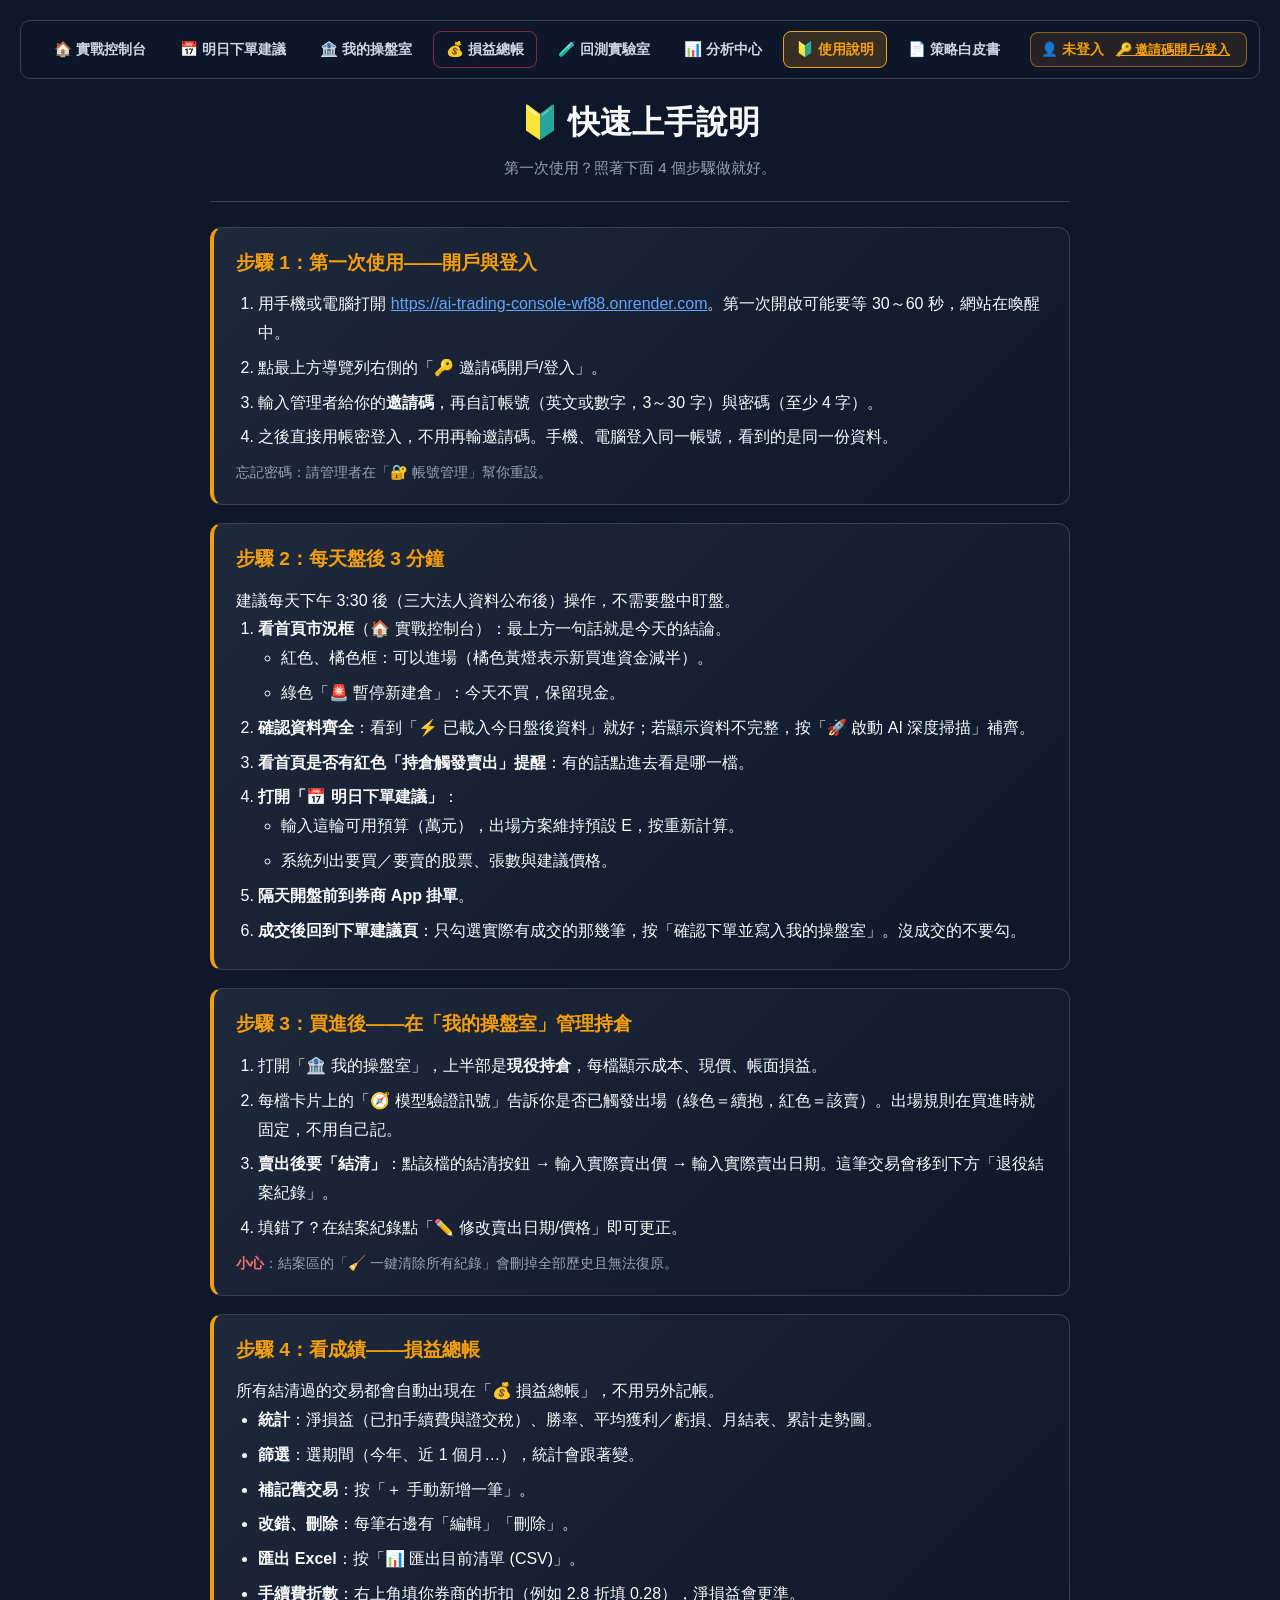
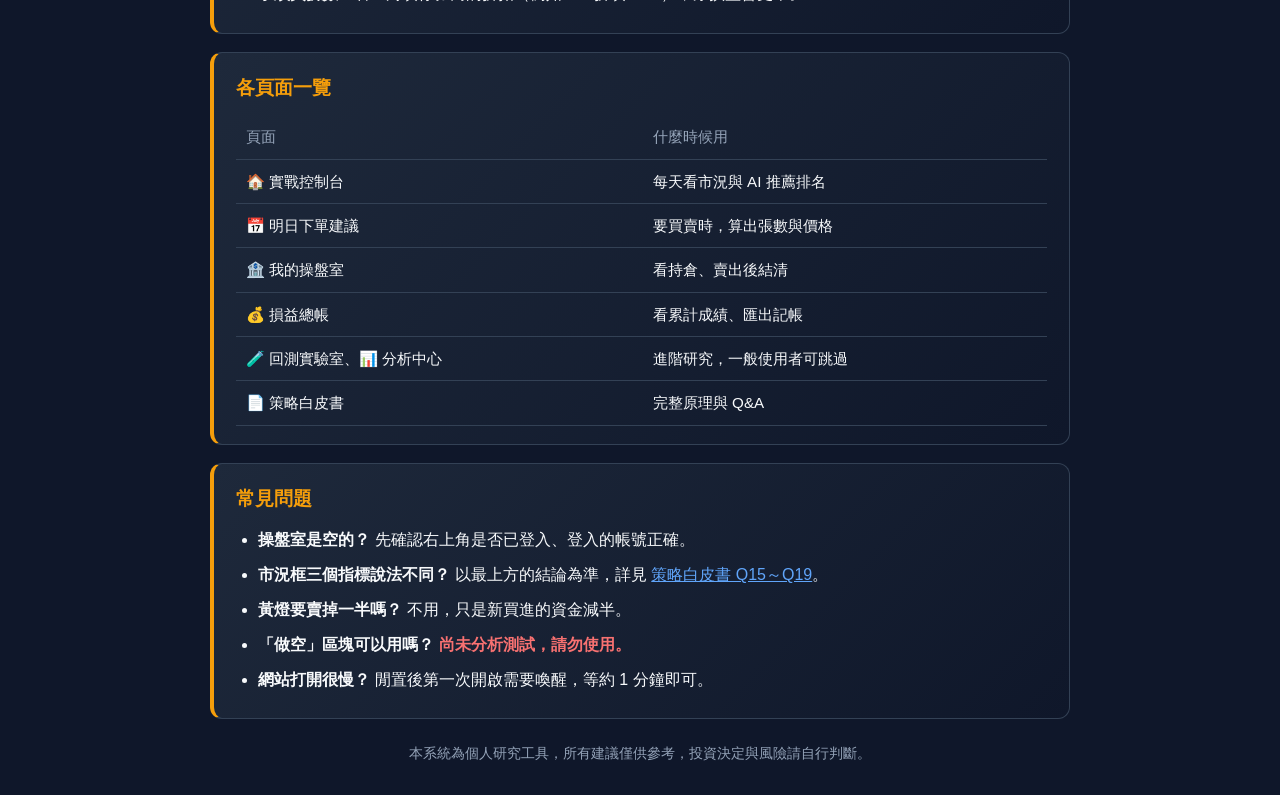
<file: guide.html>
<!DOCTYPE html>
<html lang="zh-TW">
<head>
    <meta charset="UTF-8">
    <meta name="viewport" content="width=device-width, initial-scale=1.0">
    <title>快速上手說明 - AI概念股通用策略控制台</title>
    <link rel="stylesheet" href="style.css">
    <style>
        .guide-wrap { max-width: 860px; margin: 0 auto; }
        .guide-step { background: linear-gradient(135deg, rgba(30,41,59,1) 0%, rgba(15,23,42,1) 100%);
            border: 1px solid var(--border-color); border-left: 4px solid var(--accent-yellow);
            border-radius: 12px; padding: 18px 22px; margin-bottom: 18px; line-height: 1.8; }
        .guide-step h2 { font-size: 1.2rem; color: var(--accent-yellow); margin-bottom: 10px; }
        .guide-step ol, .guide-step ul { padding-left: 1.4em; }
        .guide-step li { margin-bottom: 6px; }
        .guide-step ul ul { margin-top: 4px; }
        .guide-step .note { color: var(--text-sub); font-size: 0.9rem; margin-top: 8px; }
        .guide-step a { color: #60a5fa; }
        .guide-table { width: 100%; border-collapse: collapse; font-size: 0.95rem; }
        .guide-table th, .guide-table td { border-bottom: 1px solid var(--border-color); padding: 8px 10px; text-align: left; vertical-align: top; }
        .guide-table th { color: var(--text-sub); font-weight: normal; }
        .warn { color: #f87171; font-weight: bold; }
        .disclaimer { text-align: center; color: var(--text-sub); font-size: 0.85rem; margin: 24px 0 10px; }
    </style>
</head>
<body>
<div class="container guide-wrap">
    <header>
        <h1>🔰 快速上手說明</h1>
        <p>第一次使用？照著下面 4 個步驟做就好。</p>
    </header>

    <div class="guide-step">
        <h2>步驟 1：第一次使用——開戶與登入</h2>
        <ol>
            <li>用手機或電腦打開 <a href="https://ai-trading-console-wf88.onrender.com">https://ai-trading-console-wf88.onrender.com</a>。第一次開啟可能要等 30～60 秒，網站在喚醒中。</li>
            <li>點最上方導覽列右側的「🔑 邀請碼開戶/登入」。</li>
            <li>輸入管理者給你的<strong>邀請碼</strong>，再自訂帳號（英文或數字，3～30 字）與密碼（至少 4 字）。</li>
            <li>之後直接用帳密登入，不用再輸邀請碼。手機、電腦登入同一帳號，看到的是同一份資料。</li>
        </ol>
        <div class="note">忘記密碼：請管理者在「🔐 帳號管理」幫你重設。</div>
    </div>

    <div class="guide-step">
        <h2>步驟 2：每天盤後 3 分鐘</h2>
        <p>建議每天下午 3:30 後（三大法人資料公布後）操作，不需要盤中盯盤。</p>
        <ol>
            <li><strong>看首頁市況框</strong>（🏠 實戰控制台）：最上方一句話就是今天的結論。
                <ul>
                    <li>紅色、橘色框：可以進場（橘色黃燈表示新買進資金減半）。</li>
                    <li>綠色「🚨 暫停新建倉」：今天不買，保留現金。</li>
                </ul>
            </li>
            <li><strong>確認資料齊全</strong>：看到「⚡ 已載入今日盤後資料」就好；若顯示資料不完整，按「🚀 啟動 AI 深度掃描」補齊。</li>
            <li><strong>看首頁是否有紅色「持倉觸發賣出」提醒</strong>：有的話點進去看是哪一檔。</li>
            <li><strong>打開「📅 明日下單建議」</strong>：
                <ul>
                    <li>輸入這輪可用預算（萬元），出場方案維持預設 E，按重新計算。</li>
                    <li>系統列出要買／要賣的股票、張數與建議價格。</li>
                </ul>
            </li>
            <li><strong>隔天開盤前到券商 App 掛單</strong>。</li>
            <li><strong>成交後回到下單建議頁</strong>：只勾選實際有成交的那幾筆，按「確認下單並寫入我的操盤室」。沒成交的不要勾。</li>
        </ol>
    </div>

    <div class="guide-step">
        <h2>步驟 3：買進後——在「我的操盤室」管理持倉</h2>
        <ol>
            <li>打開「🏦 我的操盤室」，上半部是<strong>現役持倉</strong>，每檔顯示成本、現價、帳面損益。</li>
            <li>每檔卡片上的「🧭 模型驗證訊號」告訴你是否已觸發出場（綠色＝續抱，紅色＝該賣）。出場規則在買進時就固定，不用自己記。</li>
            <li><strong>賣出後要「結清」</strong>：點該檔的結清按鈕 → 輸入實際賣出價 → 輸入實際賣出日期。這筆交易會移到下方「退役結案紀錄」。</li>
            <li>填錯了？在結案紀錄點「✏️ 修改賣出日期/價格」即可更正。</li>
        </ol>
        <div class="note"><span class="warn">小心</span>：結案區的「🧹 一鍵清除所有紀錄」會刪掉全部歷史且無法復原。</div>
    </div>

    <div class="guide-step">
        <h2>步驟 4：看成績——損益總帳</h2>
        <p>所有結清過的交易都會自動出現在「💰 損益總帳」，不用另外記帳。</p>
        <ul>
            <li><strong>統計</strong>：淨損益（已扣手續費與證交稅）、勝率、平均獲利／虧損、月結表、累計走勢圖。</li>
            <li><strong>篩選</strong>：選期間（今年、近 1 個月…），統計會跟著變。</li>
            <li><strong>補記舊交易</strong>：按「＋ 手動新增一筆」。</li>
            <li><strong>改錯、刪除</strong>：每筆右邊有「編輯」「刪除」。</li>
            <li><strong>匯出 Excel</strong>：按「📊 匯出目前清單 (CSV)」。</li>
            <li><strong>手續費折數</strong>：右上角填你券商的折扣（例如 2.8 折填 0.28），淨損益會更準。</li>
        </ul>
    </div>

    <div class="guide-step">
        <h2>各頁面一覽</h2>
        <table class="guide-table">
            <thead><tr><th>頁面</th><th>什麼時候用</th></tr></thead>
            <tbody>
                <tr><td>🏠 實戰控制台</td><td>每天看市況與 AI 推薦排名</td></tr>
                <tr><td>📅 明日下單建議</td><td>要買賣時，算出張數與價格</td></tr>
                <tr><td>🏦 我的操盤室</td><td>看持倉、賣出後結清</td></tr>
                <tr><td>💰 損益總帳</td><td>看累計成績、匯出記帳</td></tr>
                <tr><td>🧪 回測實驗室、📊 分析中心</td><td>進階研究，一般使用者可跳過</td></tr>
                <tr><td>📄 策略白皮書</td><td>完整原理與 Q&amp;A</td></tr>
            </tbody>
        </table>
    </div>

    <div class="guide-step">
        <h2>常見問題</h2>
        <ul>
            <li><strong>操盤室是空的？</strong> 先確認右上角是否已登入、登入的帳號正確。</li>
            <li><strong>市況框三個指標說法不同？</strong> 以最上方的結論為準，詳見 <a href="doc.html#faq-market">策略白皮書 Q15～Q19</a>。</li>
            <li><strong>黃燈要賣掉一半嗎？</strong> 不用，只是新買進的資金減半。</li>
            <li><strong>「做空」區塊可以用嗎？</strong> <span class="warn">尚未分析測試，請勿使用。</span></li>
            <li><strong>網站打開很慢？</strong> 閒置後第一次開啟需要喚醒，等約 1 分鐘即可。</li>
        </ul>
    </div>

    <div class="disclaimer">本系統為個人研究工具，所有建議僅供參考，投資決定與風險請自行判斷。</div>
</div>
<script src="top_nav.js"></script>
</body>
</html>
</file>
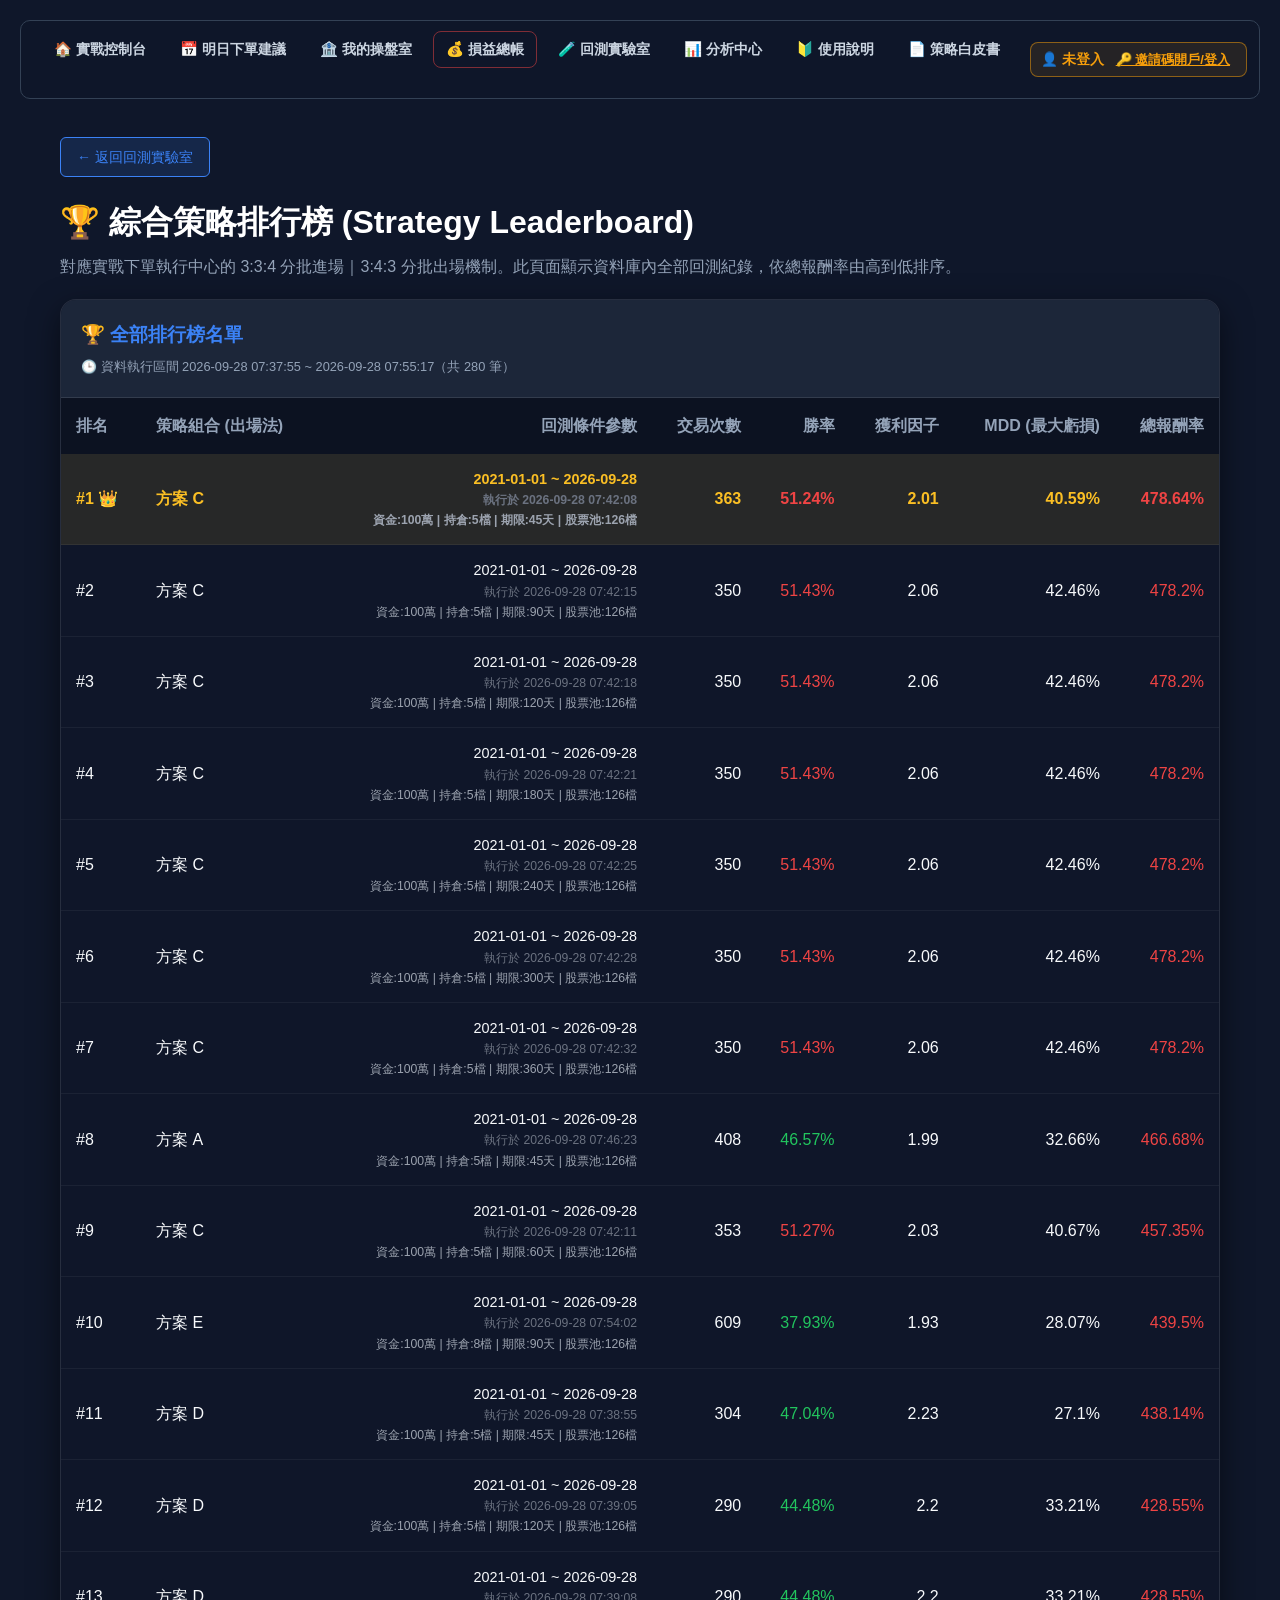
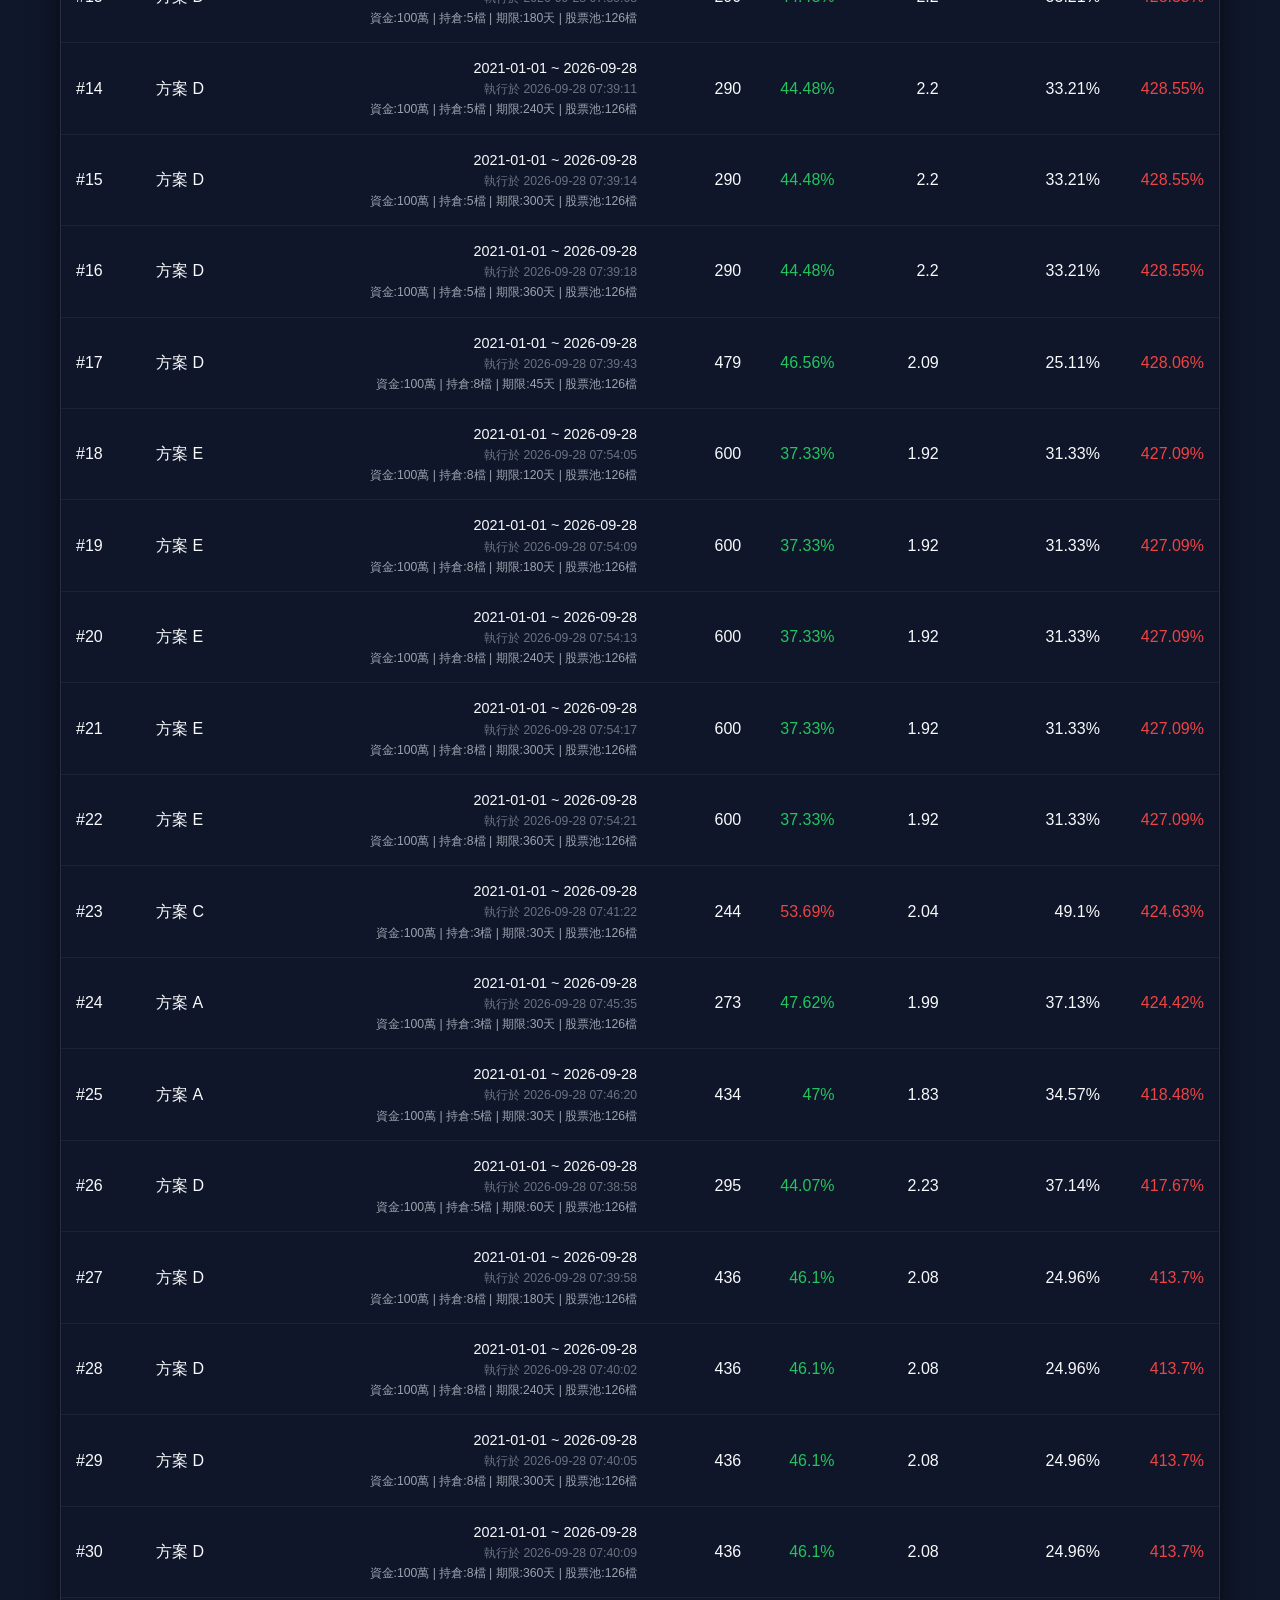
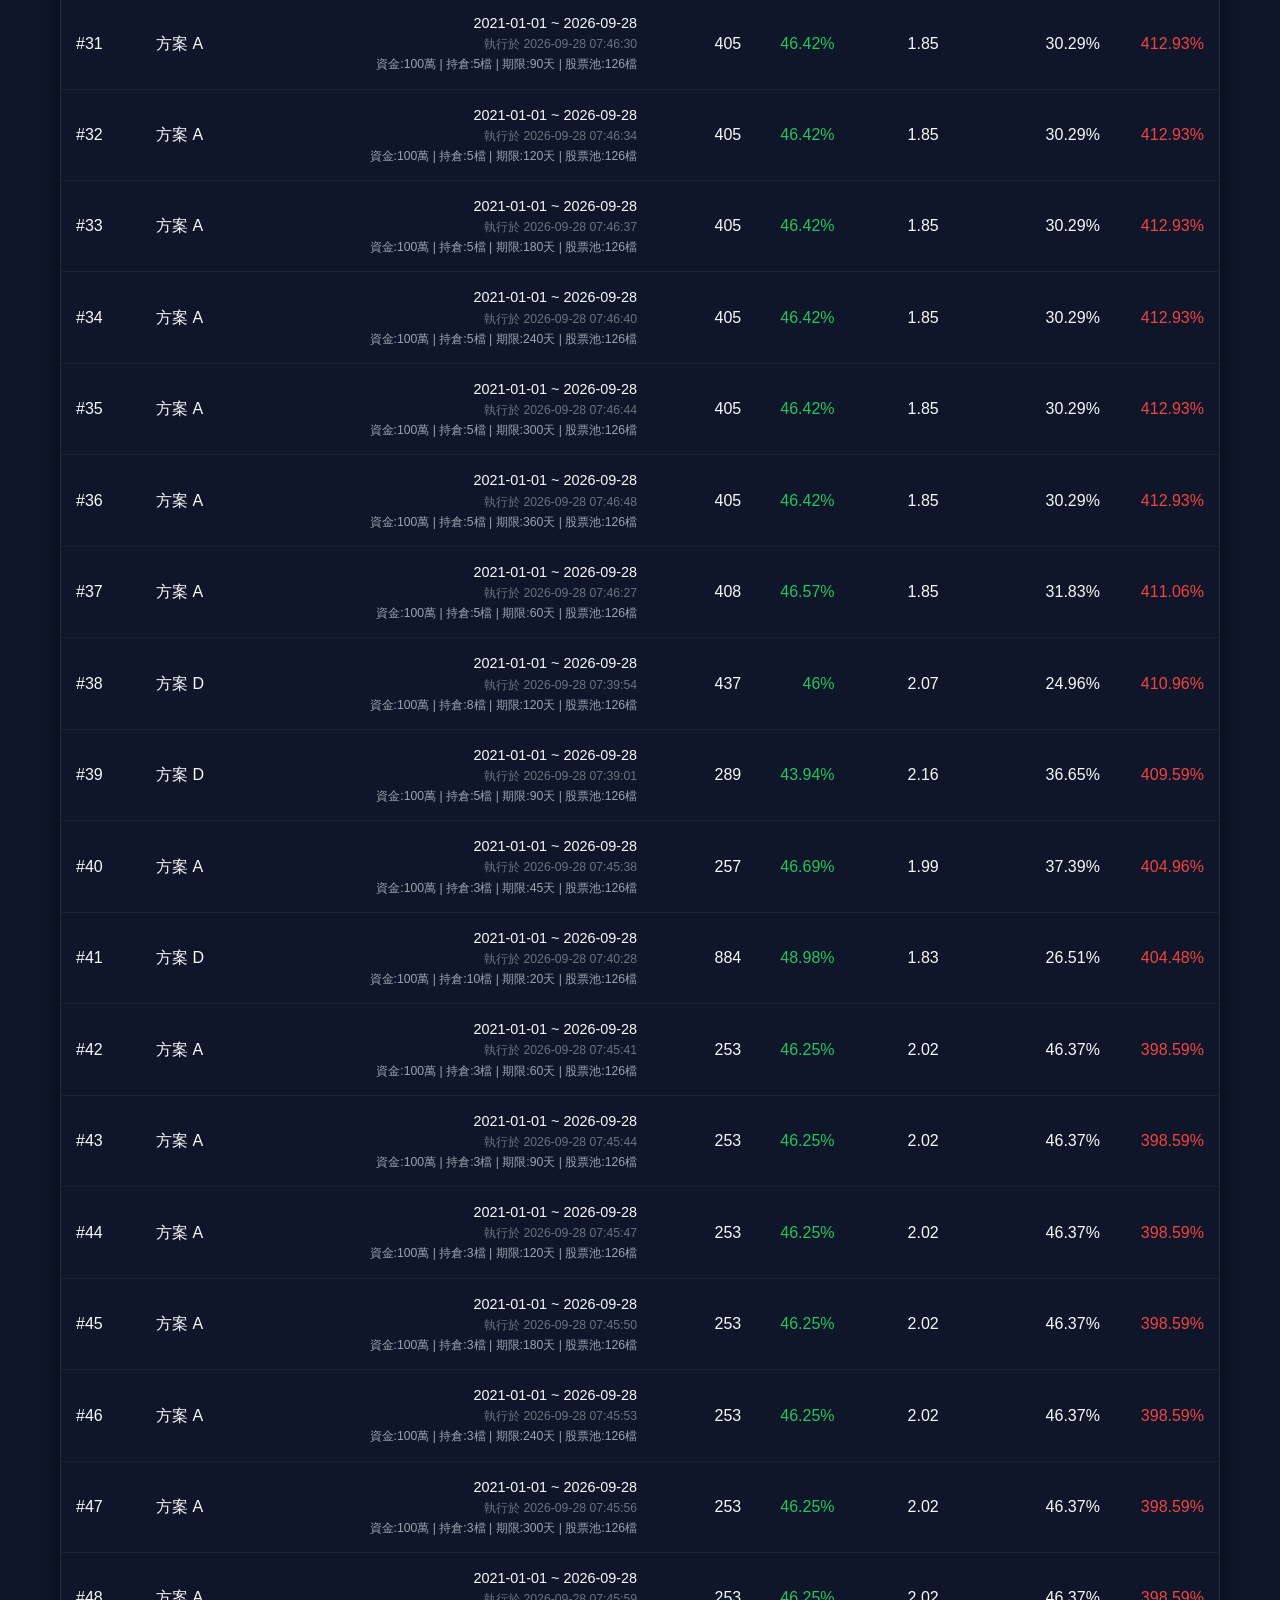
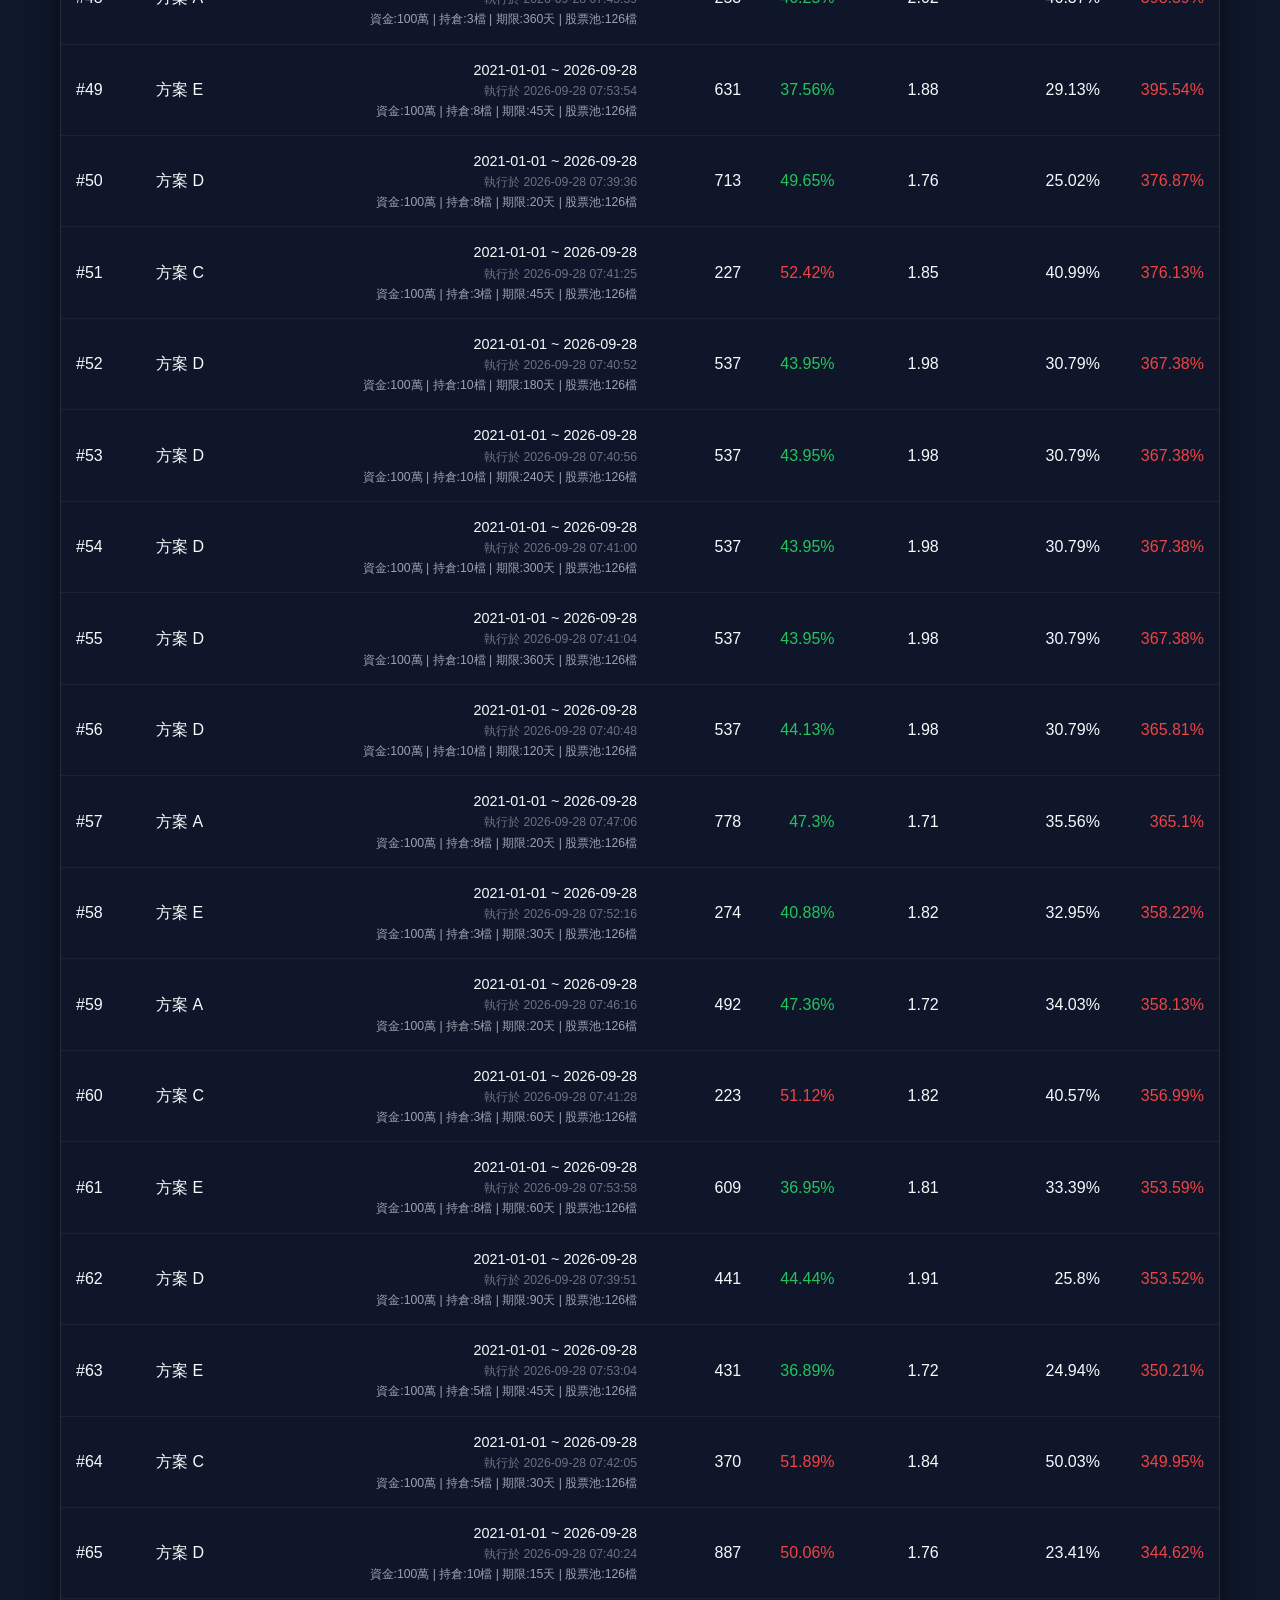
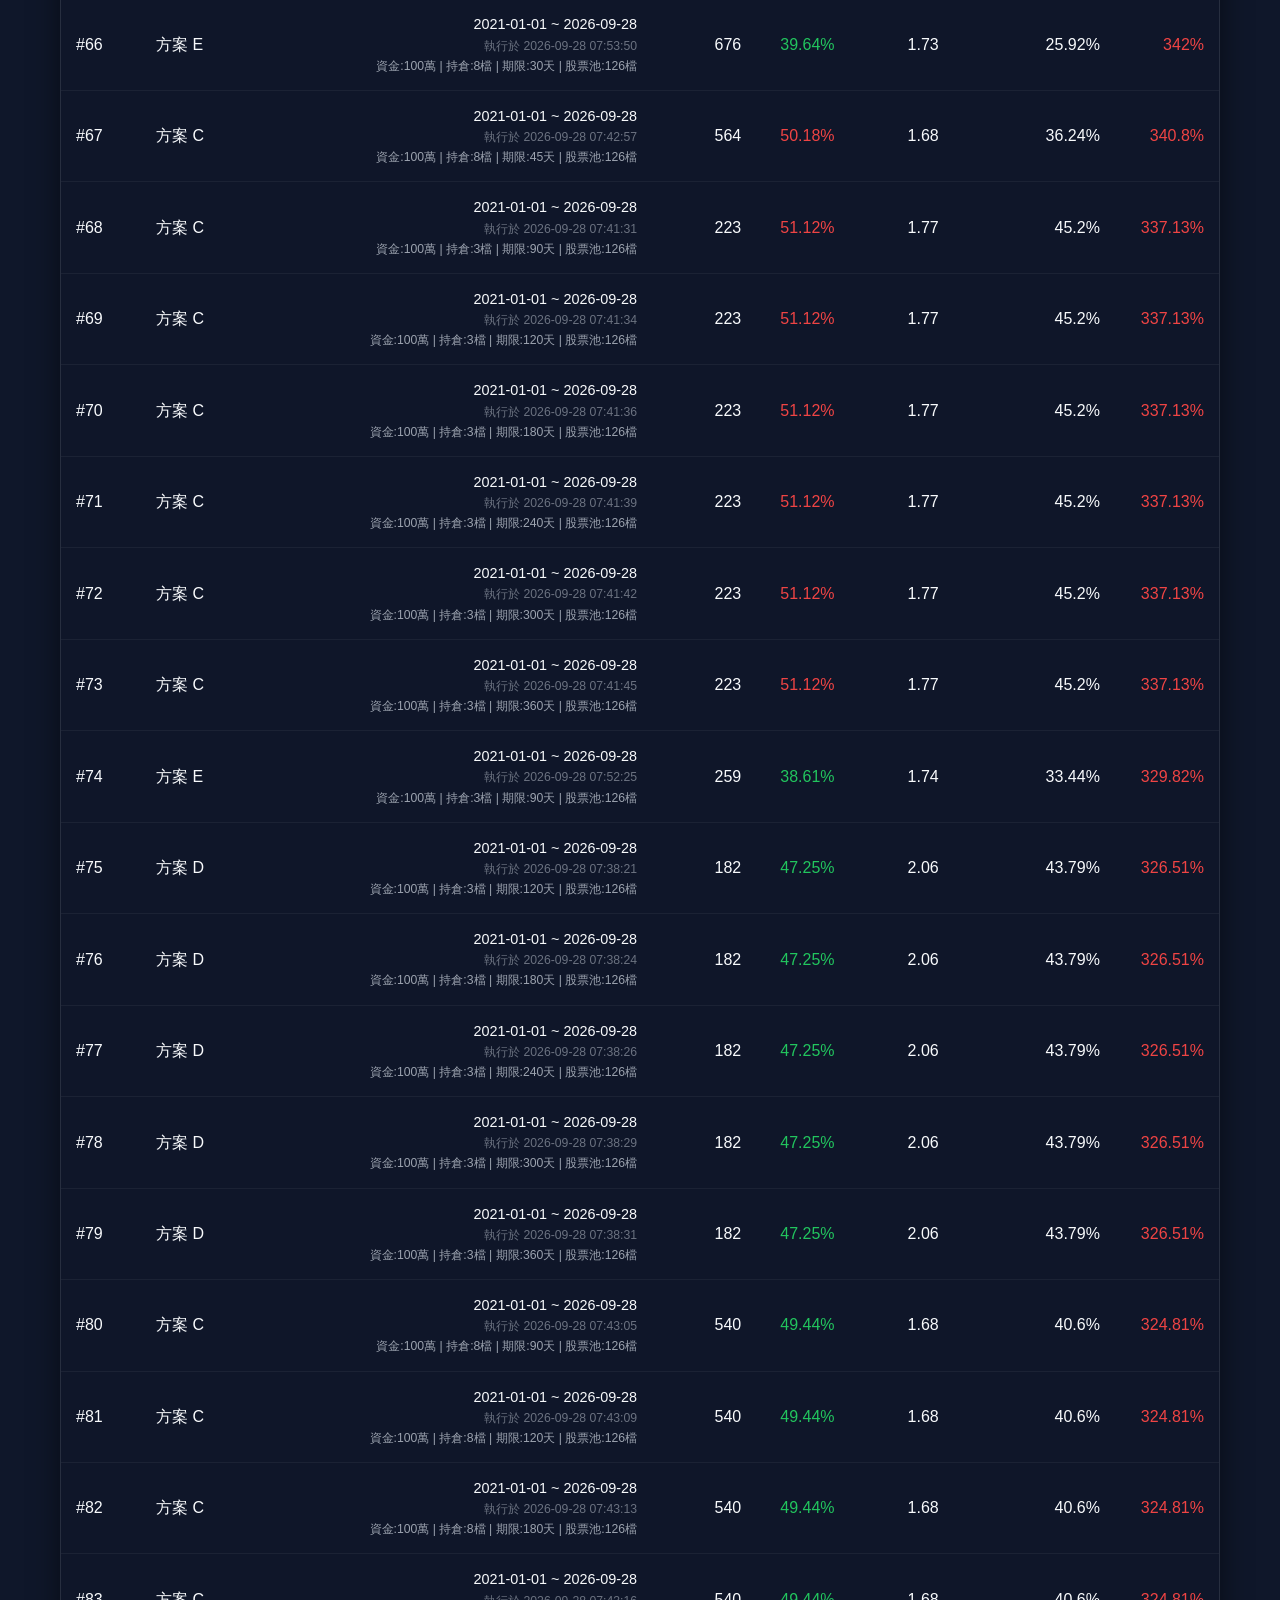
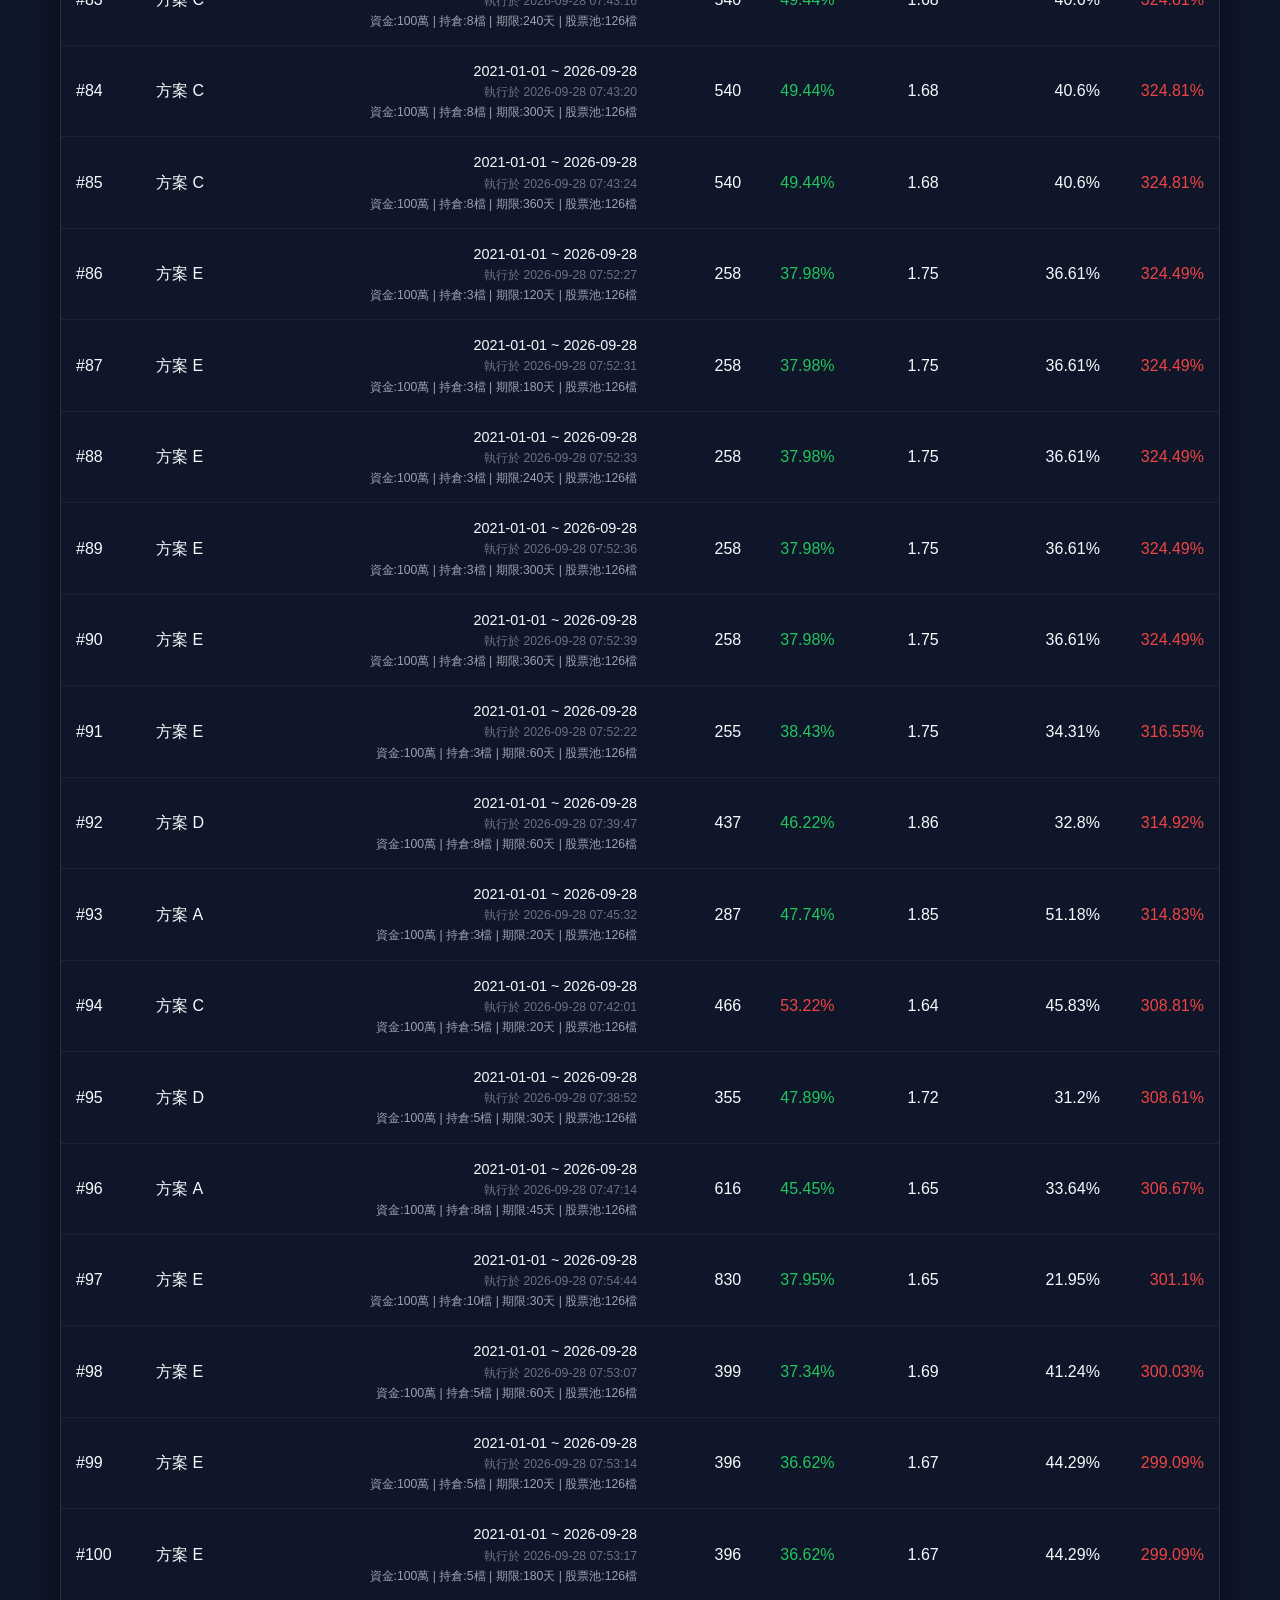
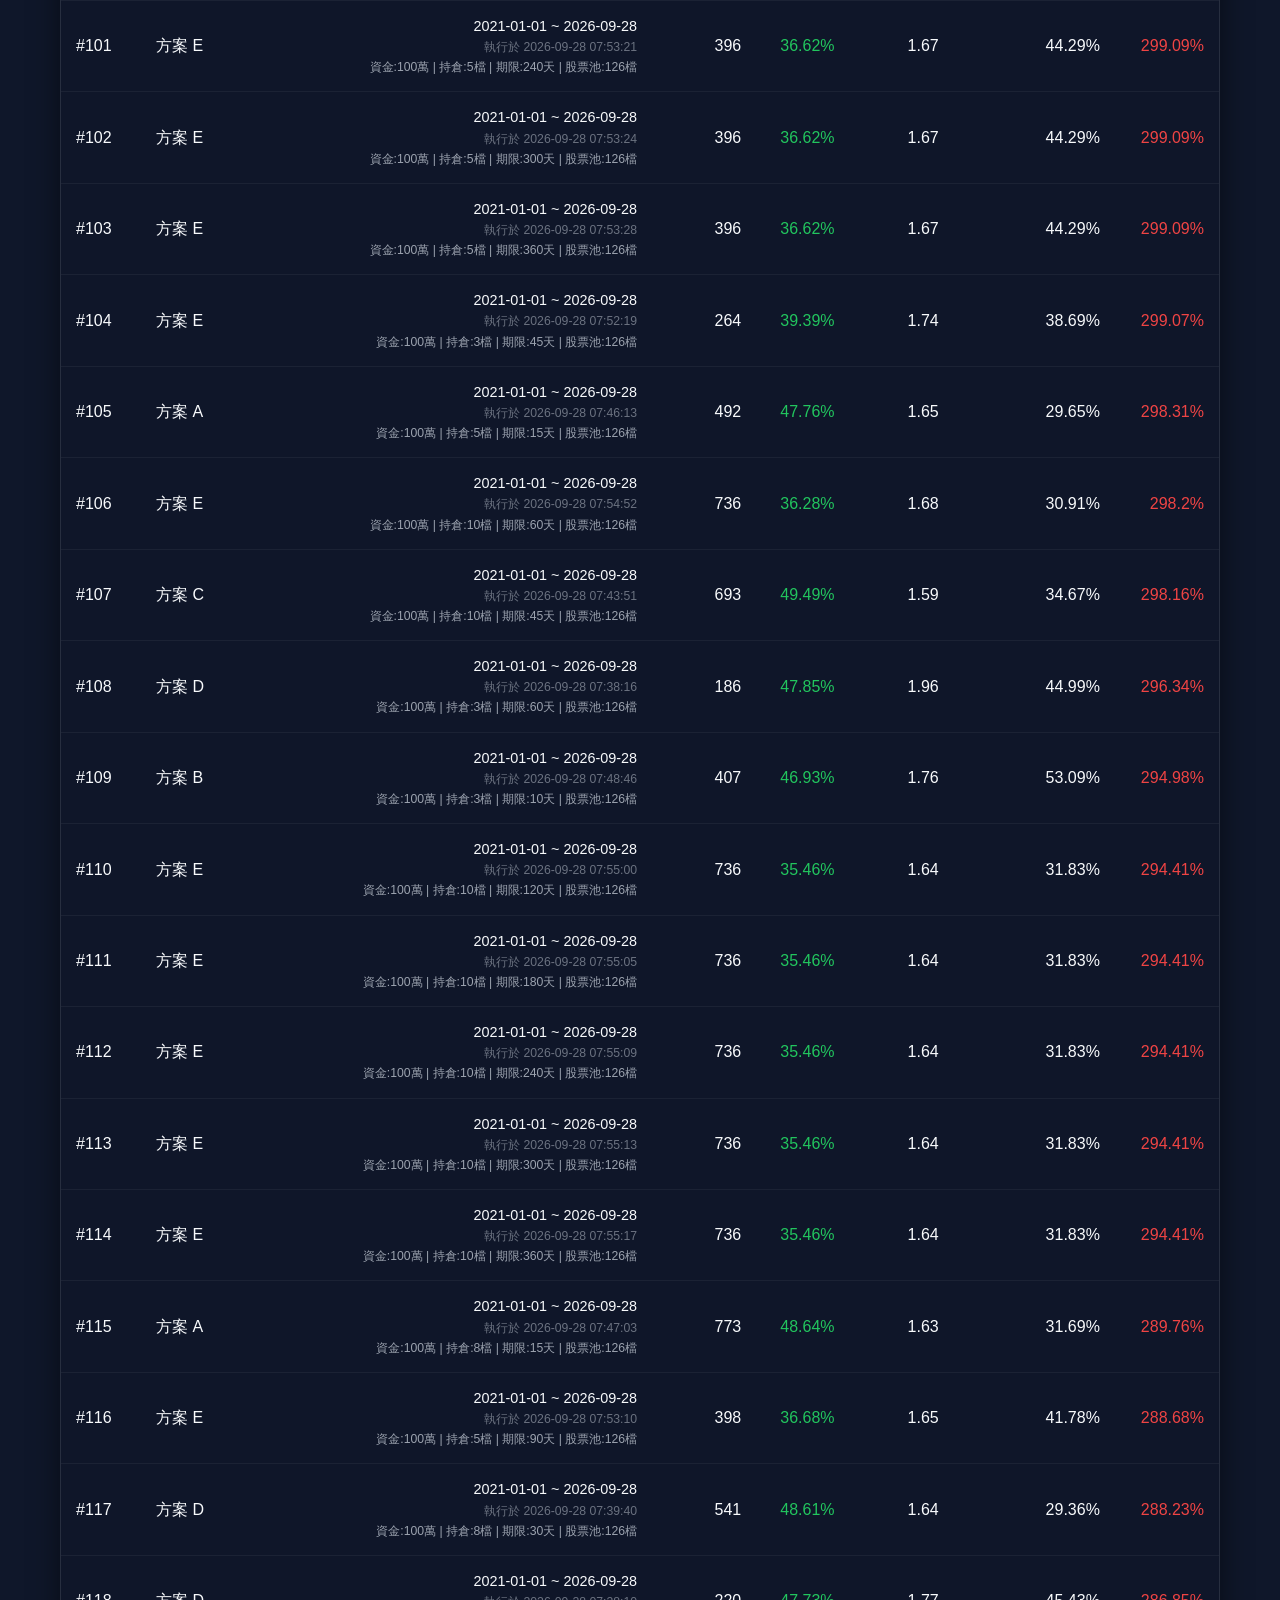
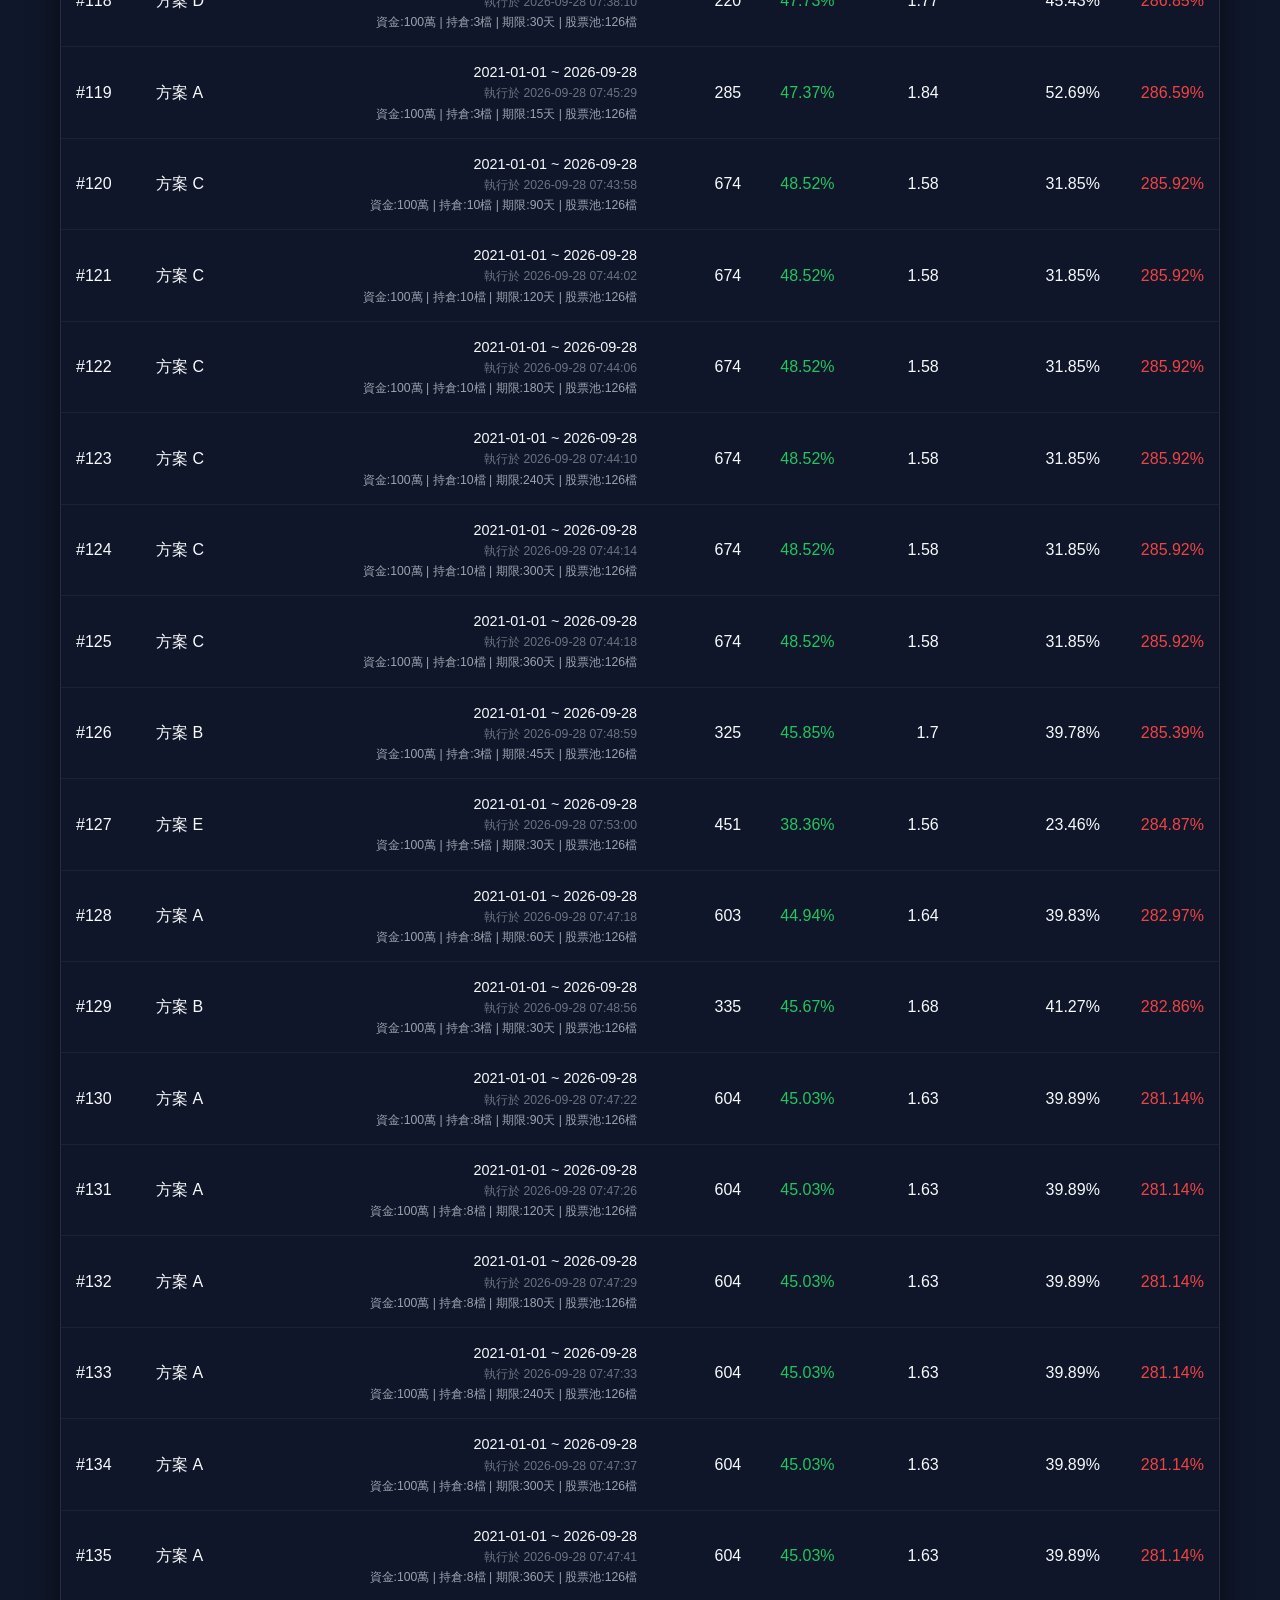
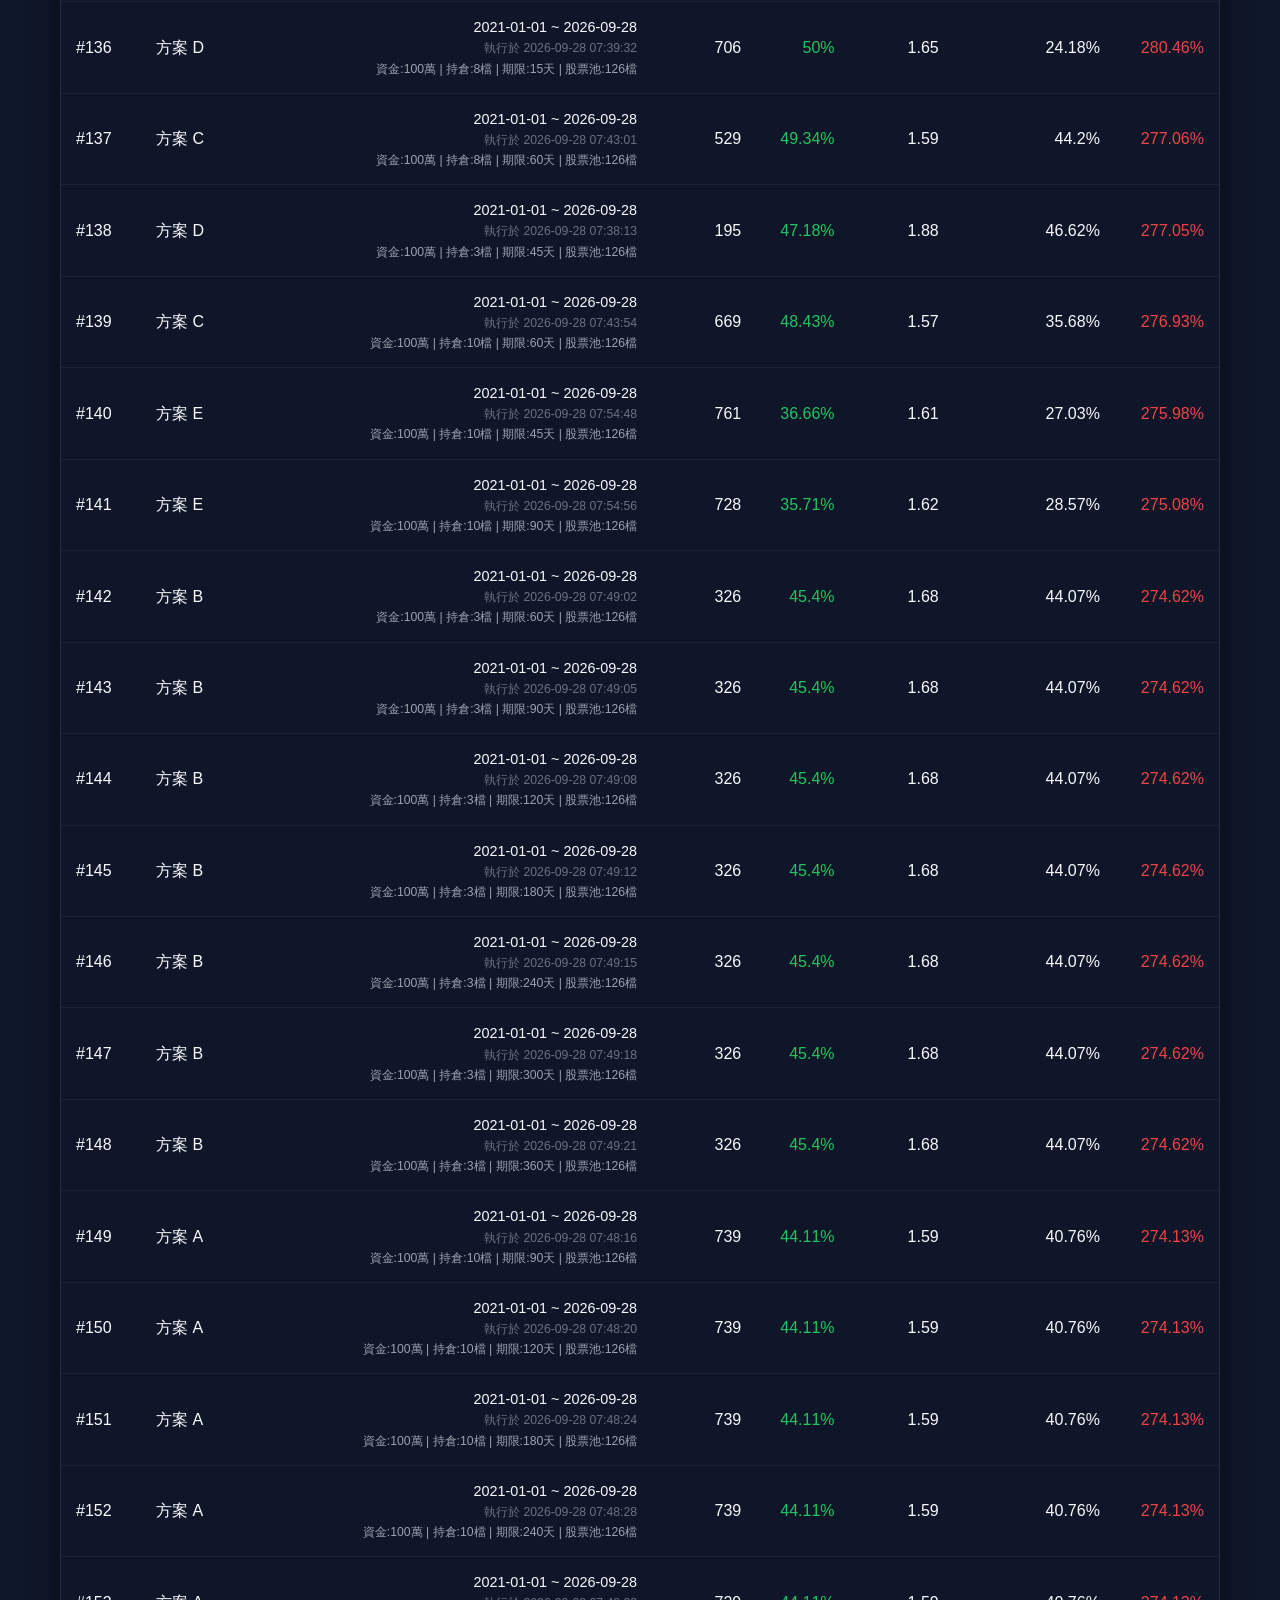
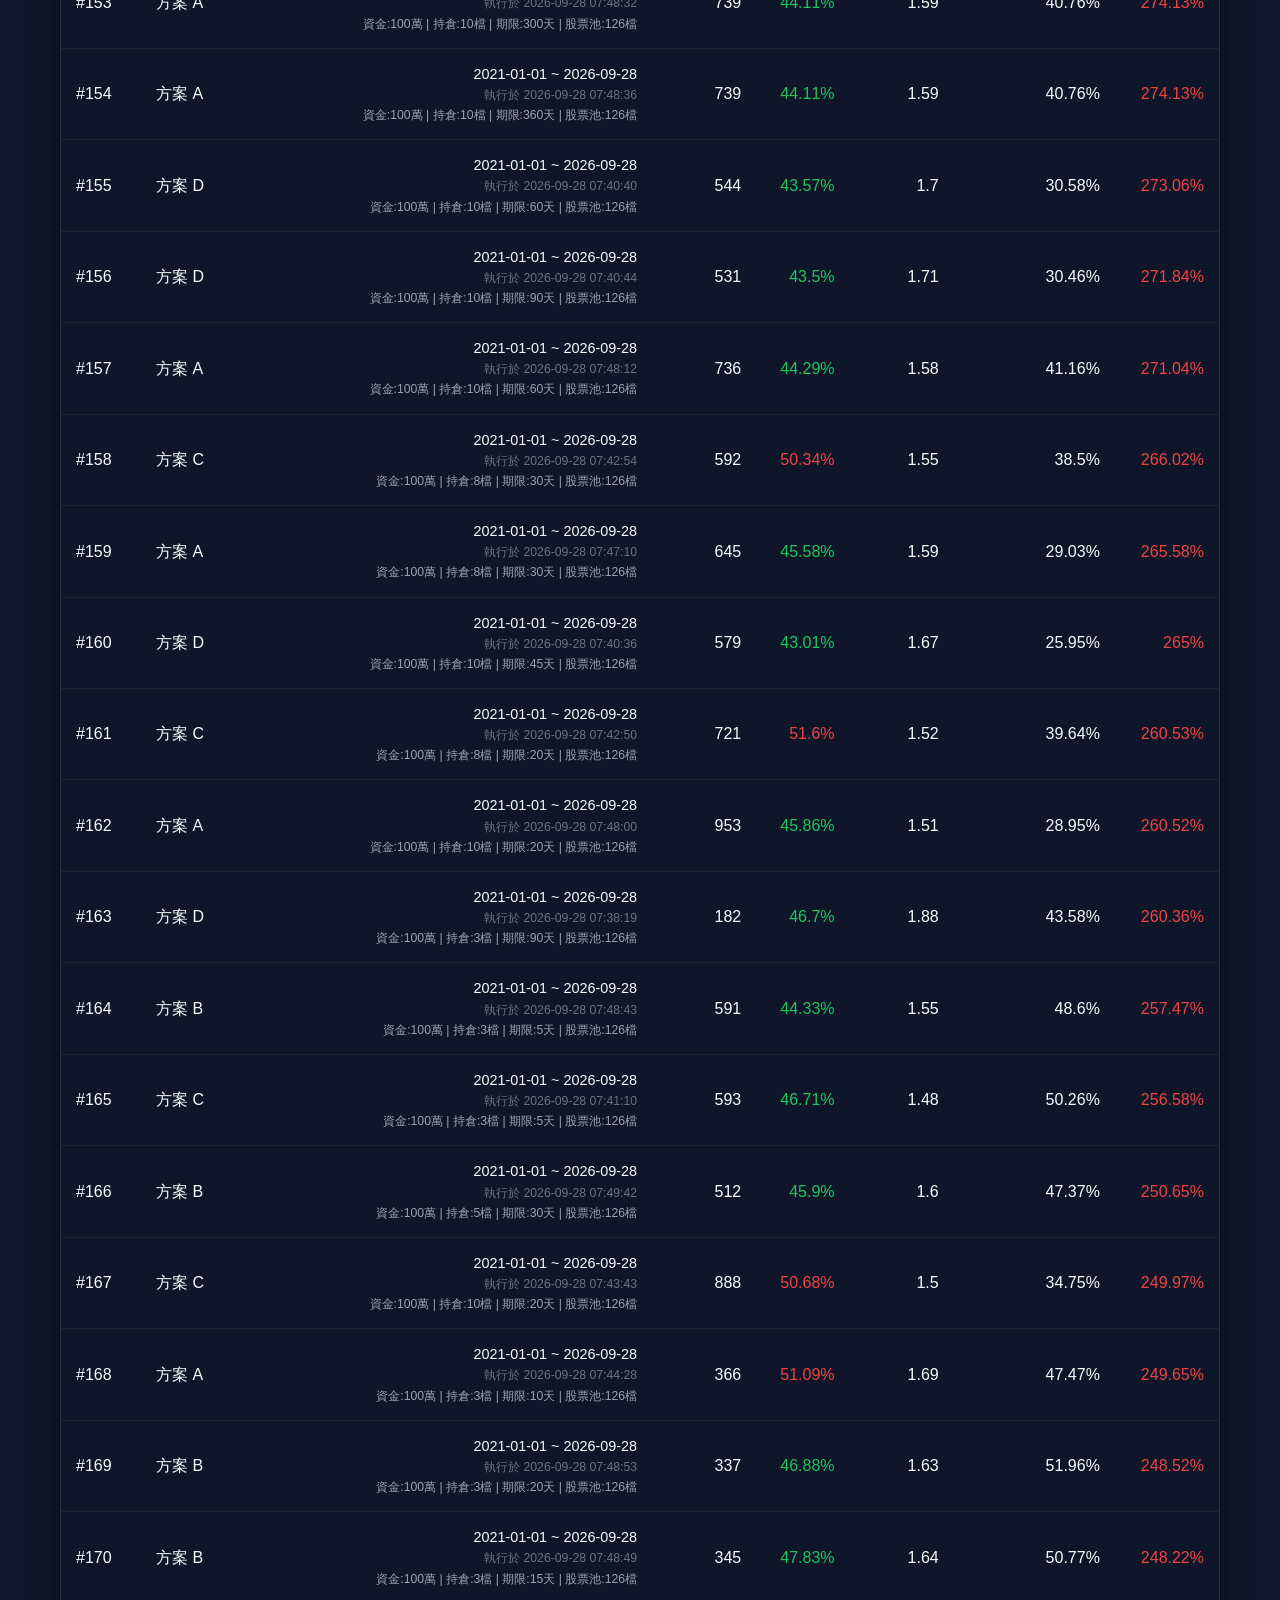
<file: leaderboard_full.html>
<!DOCTYPE html>
<html lang="zh-TW">
<head>
    <meta charset="UTF-8">
    <meta name="viewport" content="width=device-width, initial-scale=1.0">
    <title>綜合策略排行榜 (Strategy Leaderboard)</title>
    <link href="https://fonts.googleapis.com/css2?family=Inter:wght@400;500;600;700&display=swap" rel="stylesheet">
    <link rel="stylesheet" href="style.css">
    <style>
        .backtest-container {
            max-width: 1200px;
            margin: 0 auto;
            padding: 20px;
        }
        .leaderboard-panel {
            background: rgba(15, 23, 42, 0.8);
            border-radius: 16px;
            border: 1px solid rgba(255, 255, 255, 0.1);
            overflow: hidden;
            box-shadow: 0 10px 30px rgba(0,0,0,0.5);
        }
        .leaderboard-header {
            padding: 20px;
            background: rgba(30, 41, 59, 0.9);
            border-bottom: 1px solid rgba(255, 255, 255, 0.1);
        }
        .leaderboard-title {
            font-size: 1.2rem;
            font-weight: 700;
            color: var(--accent-blue);
        }
        table.lb-table {
            width: 100%;
            border-collapse: collapse;
        }
        table.lb-table th {
            background: rgba(0,0,0,0.2);
            padding: 15px;
            text-align: right;
            font-weight: 600;
            color: var(--text-sub);
        }
        table.lb-table th:first-child, table.lb-table th:nth-child(2) { text-align: left; }
        table.lb-table th[data-tip] {
            cursor: help;
            position: relative;
        }
        table.lb-table th[data-tip]:hover::after {
            content: attr(data-tip);
            position: absolute;
            top: 100%;
            left: 50%;
            transform: translateX(-50%);
            margin-top: 8px;
            background: #fff9db;
            color: #1a1a1a;
            padding: 10px 14px;
            border-radius: 8px;
            border: 1px solid rgba(0,0,0,0.15);
            font-size: 0.78rem;
            font-weight: normal;
            white-space: normal;
            width: max-content;
            max-width: 260px;
            text-align: left;
            line-height: 1.5;
            box-shadow: 0 8px 20px rgba(0,0,0,0.4);
            z-index: 100;
            pointer-events: none;
        }
        table.lb-table th:last-child[data-tip]:hover::after {
            left: auto;
            right: 0;
            transform: none;
        }
        table.lb-table th:nth-child(2)[data-tip]:hover::after {
            left: 0;
            transform: none;
        }
        table.lb-table td {
            padding: 15px;
            text-align: right;
            border-bottom: 1px solid rgba(255,255,255,0.05);
            color: var(--text-main);
        }
        table.lb-table td:first-child, table.lb-table td:nth-child(2) { text-align: left; }
        tr.best-row {
            background: rgba(251, 191, 36, 0.1) !important;
        }
        tr.best-row td {
            color: #fbbf24;
            font-weight: 600;
        }
        .nav-links {
            margin-bottom: 20px;
            display: inline-block;
        }
        .btn-nav { background: #21262d; border: 1px solid #30363d; color: #c9d1d9 !important; padding: 8px 16px; border-radius: 6px; text-decoration: none; font-size: 14px; margin-right: 10px; transition: all 0.2s; display: inline-block; }
        .btn-nav:hover { background: #30363d; border-color: #8b949e; color: #ffffff !important; }
    </style>
</head>
<body>
    <div class="backtest-container">
        <div class="nav-links">
            <a href="backtest.html" class="btn-nav" style="background: rgba(59,130,246,0.15); border-color: #3b82f6; color: #3b82f6 !important;">← 返回回測實驗室</a>
        </div>

        <h1 style="color: #fff; margin-bottom: 5px;">🏆 綜合策略排行榜 (Strategy Leaderboard)</h1>
        <p style="color: var(--text-sub); margin-bottom: 20px;">對應實戰下單執行中心的 3:3:4 分批進場｜3:4:3 分批出場機制。此頁面顯示資料庫內全部回測紀錄，依總報酬率由高到低排序。</p>

        <div class="leaderboard-panel">
            <div class="leaderboard-header">
                <div class="leaderboard-title" id="lbFullTitle">🏆 全部排行榜名單</div>
                <div style="font-size: 0.8rem; color: var(--text-sub); margin-top: 6px;" id="lbFullTimestampInfo">載入中...</div>
            </div>
            <table class="lb-table" id="lbFullTable">
                <thead>
                    <tr>
                        <th>排名</th>
                        <th data-tip="這組回測用的「出場邏輯」方案（A/B/C/D）。四種方案的進場規則相同（籌碼多頭排列選股），差異只在賣出的判斷邏輯">策略組合 (出場法)</th>
                        <th data-tip="這組回測使用的資金、持倉檔數上限、持倉天數上限、日期區間與股票池大小等設定">回測條件參數</th>
                        <th data-tip="這段回測期間總共完成的買進+賣出配對次數">交易次數</th>
                        <th data-tip="賺錢的交易筆數，占總交易次數的比例">勝率</th>
                        <th data-tip="獲利因子 = 總獲利金額 ÷ 總虧損金額。大於 1 代表整體是賺錢的，數字越高代表賺的比虧的多越多倍">獲利因子</th>
                        <th data-tip="最大回撤（Max Drawdown）：資金從最高點回落到最低點的最大跌幅百分比，數字越小代表這個策略波動風險越低">MDD (最大虧損)</th>
                        <th data-tip="從回測開始到結束，總資金成長的百分比（未年化）">總報酬率</th>
                    </tr>
                </thead>
                <tbody id="lbFullBody">
                    <tr id="lbFullEmptyRow">
                        <td colspan="8" style="text-align: center; color: var(--text-sub);">載入中...</td>
                    </tr>
                </tbody>
            </table>
        </div>
    </div>

    <script>
        const IS_LOCAL = (window.location.hostname === "127.0.0.1" || window.location.hostname === "localhost" || window.location.protocol === "file:");
        const BACKTEST_API_URL = IS_LOCAL ? "http://127.0.0.1:58889" : window.location.origin;

        async function loadFullLeaderboard() {
            const tbody = document.getElementById('lbFullBody');
            const timestampEl = document.getElementById('lbFullTimestampInfo');
            try {
                // 正式站沒有永久硬碟，改讀本機發布的靜態快照（見 backtest.html「📤 發布快照到正式站」）
                let rows;
                if (IS_LOCAL) {
                    const res = await fetch(`${BACKTEST_API_URL}/api/analysis/experiments`);
                    if (!res.ok) throw new Error(`HTTP ${res.status}`);
                    const data = await res.json();
                    rows = Array.isArray(data.data) ? data.data : [];
                } else {
                    const res = await fetch('published_snapshot.json');
                    if (!res.ok) throw new Error(`HTTP ${res.status}`);
                    const snap = await res.json();
                    rows = Array.isArray(snap.experiments) ? snap.experiments : [];
                }

                if (rows.length === 0) {
                    timestampEl.textContent = '尚無任何回測紀錄';
                    tbody.innerHTML = '<tr><td colspan="8" style="text-align:center; color: var(--text-sub);">尚無任何回測紀錄</td></tr>';
                    return;
                }

                const timestamps = rows.map(r => r.timestamp).filter(Boolean).sort();
                const earliest = timestamps[0];
                const latest = timestamps[timestamps.length - 1];
                timestampEl.textContent = earliest === latest
                    ? `🕒 資料執行於 ${latest}（共 ${rows.length} 筆）`
                    : `🕒 資料執行區間 ${earliest} ~ ${latest}（共 ${rows.length} 筆）`;

                const sorted = [...rows].sort((a, b) => (b.total_return ?? 0) - (a.total_return ?? 0));

                tbody.innerHTML = '';
                sorted.forEach((exp, i) => {
                    const capStr = (exp.capital / 10000).toFixed(0) + "萬";
                    const holdStr = exp.max_hold_days === 999 ? "無限制" : exp.max_hold_days + "天";
                    const oosTag = exp.is_out_of_sample ? ' <span style="color:#f59e0b;">[OOS]</span>' : '';
                    const poolStr = exp.pool_size ? ` | 股票池:${exp.pool_size}檔` : '';
                    const isBest = i === 0 && sorted.length > 1;
                    const winColor = exp.win_rate > 50 ? '#ef4444' : '#22c55e';
                    const retColor = exp.total_return > 0 ? '#ef4444' : (exp.total_return < 0 ? '#22c55e' : '#fff');

                    const tr = document.createElement('tr');
                    if (isBest) tr.className = 'best-row';
                    tr.innerHTML = `
                        <td>#${i + 1} ${isBest ? '👑' : ''}</td>
                        <td>方案 ${exp.exit_strategy}</td>
                        <td style="font-size: 0.9em; line-height: 1.4;">
                            ${exp.start_date} ~ ${exp.end_date}${oosTag}
                            ${exp.timestamp ? `<br><span style="color:#6b7280; font-size:0.85em;">執行於 ${exp.timestamp}</span>` : ''}
                            <br><span style="color:#9ca3af; font-size:0.85em;">資金:${capStr} | 持倉:${exp.max_positions}檔 | 期限:${holdStr}${poolStr}</span>
                        </td>
                        <td>${exp.total_trades ?? '-'}</td>
                        <td style="color: ${winColor}">${exp.win_rate ?? 0}%</td>
                        <td>${exp.profit_factor ?? 0}</td>
                        <td>${exp.mdd ?? 0}%</td>
                        <td style="color: ${retColor}">${exp.total_return ?? 0}%</td>
                    `;
                    tbody.appendChild(tr);
                });
            } catch (e) {
                console.error(e);
                timestampEl.textContent = '';
                tbody.innerHTML = `<tr><td colspan="8" style="text-align:center; color:#f87171;">無法連線至回測引擎，讀取排行榜失敗：${e.message}</td></tr>`;
            }
        }

        loadFullLeaderboard();
    </script>
<script src="top_nav.js"></script>
</body>
</html>
</file>
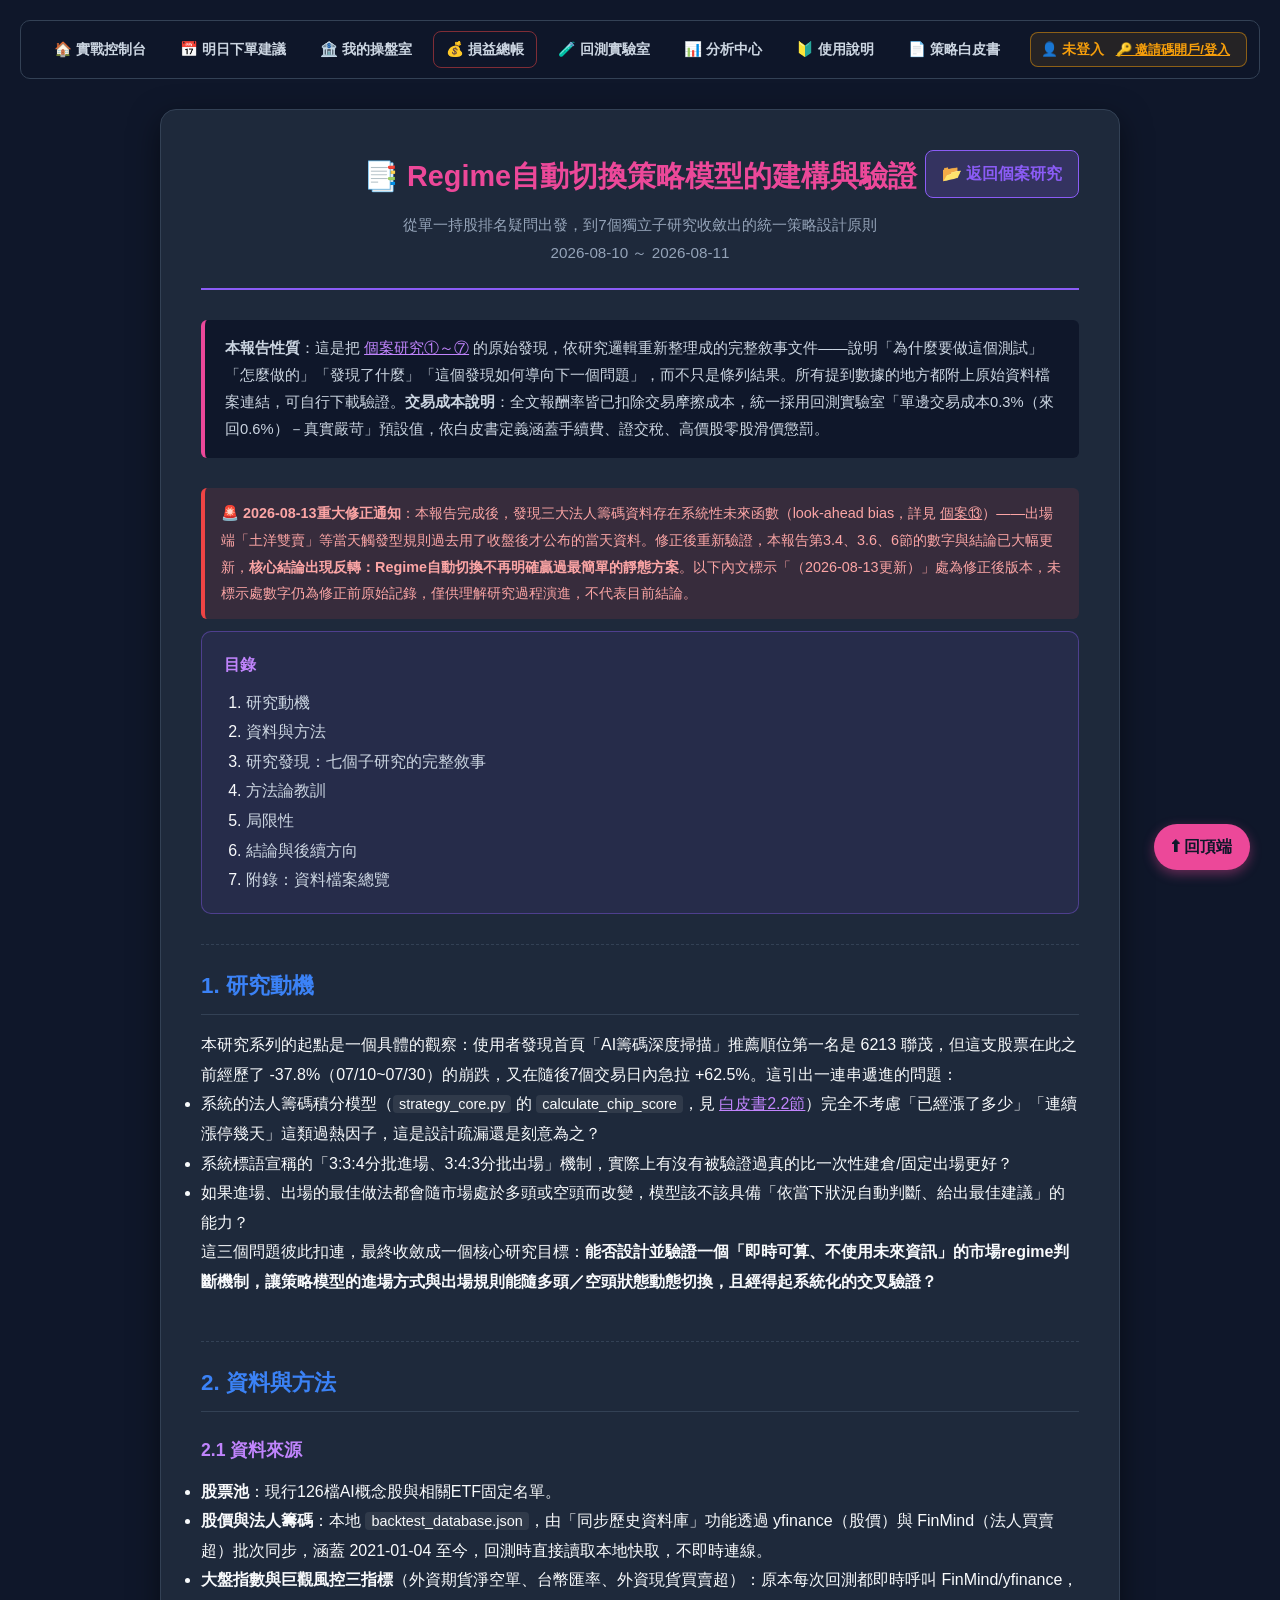
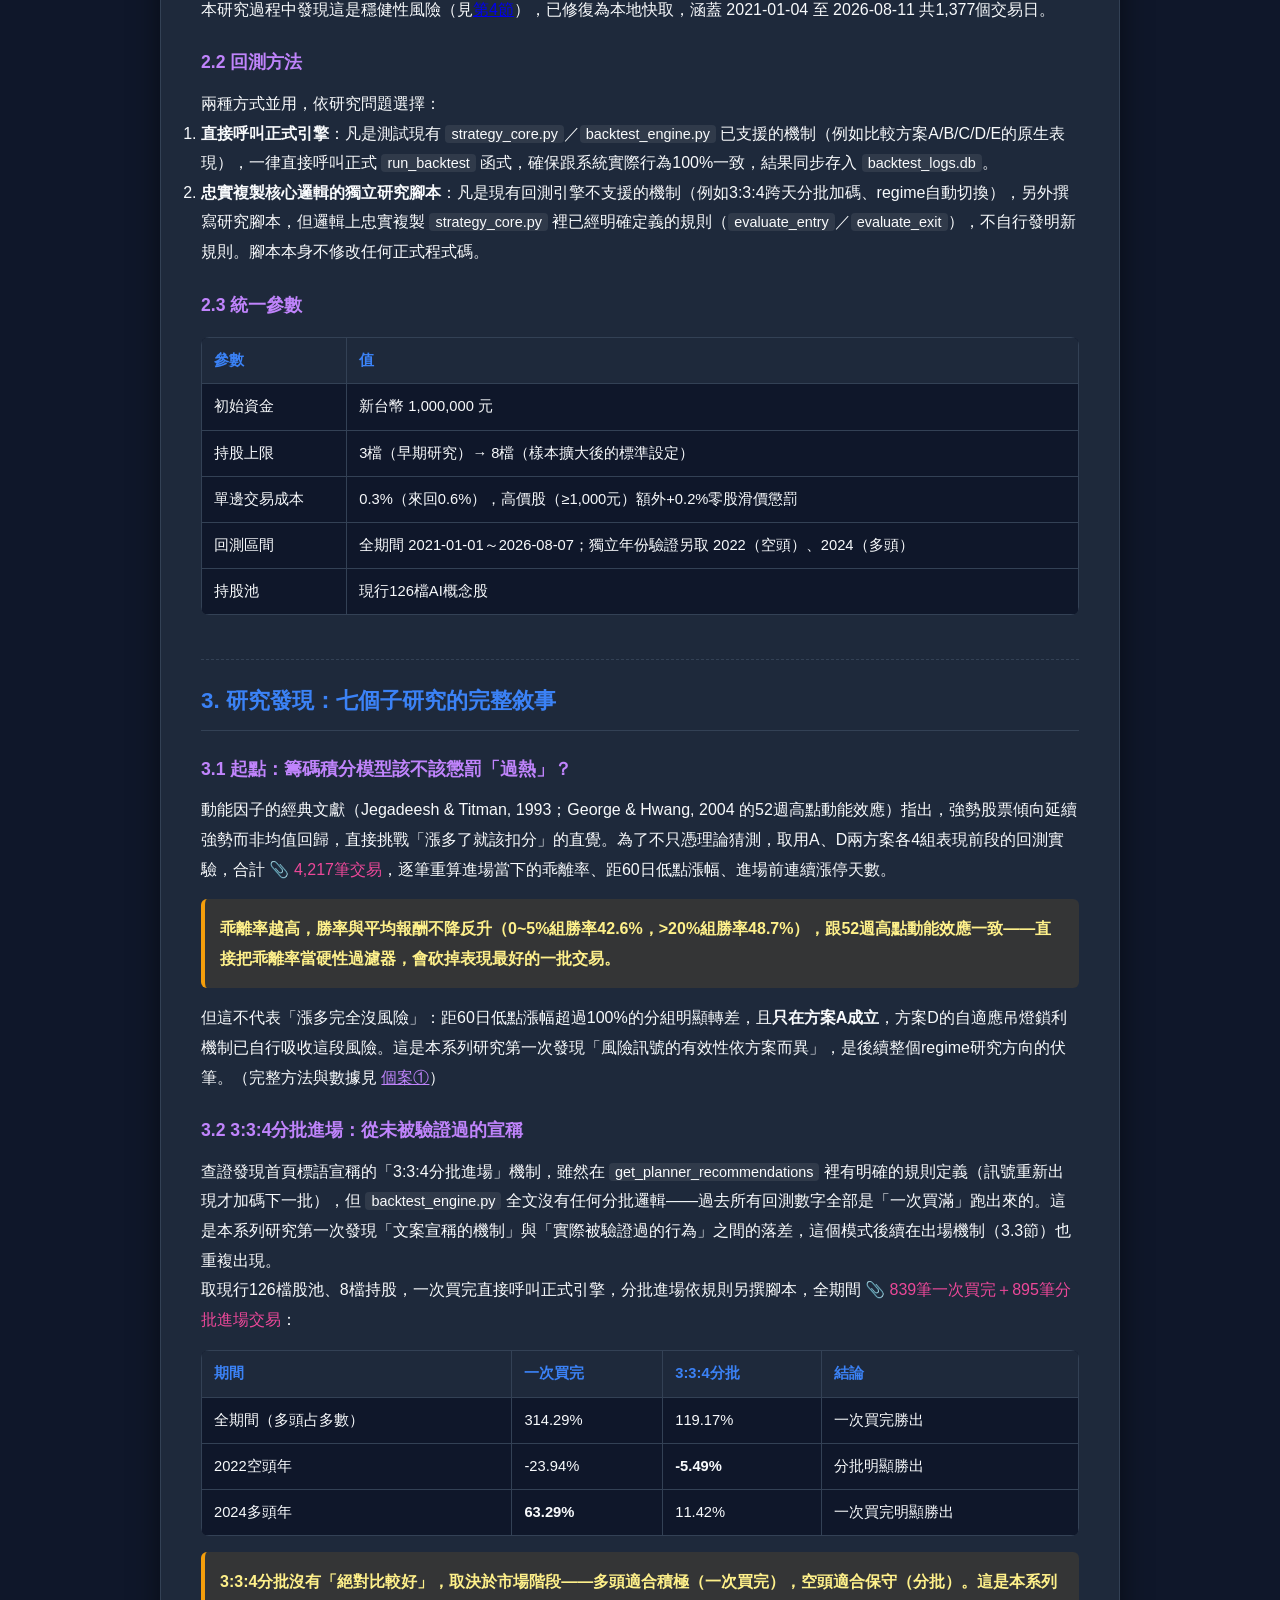
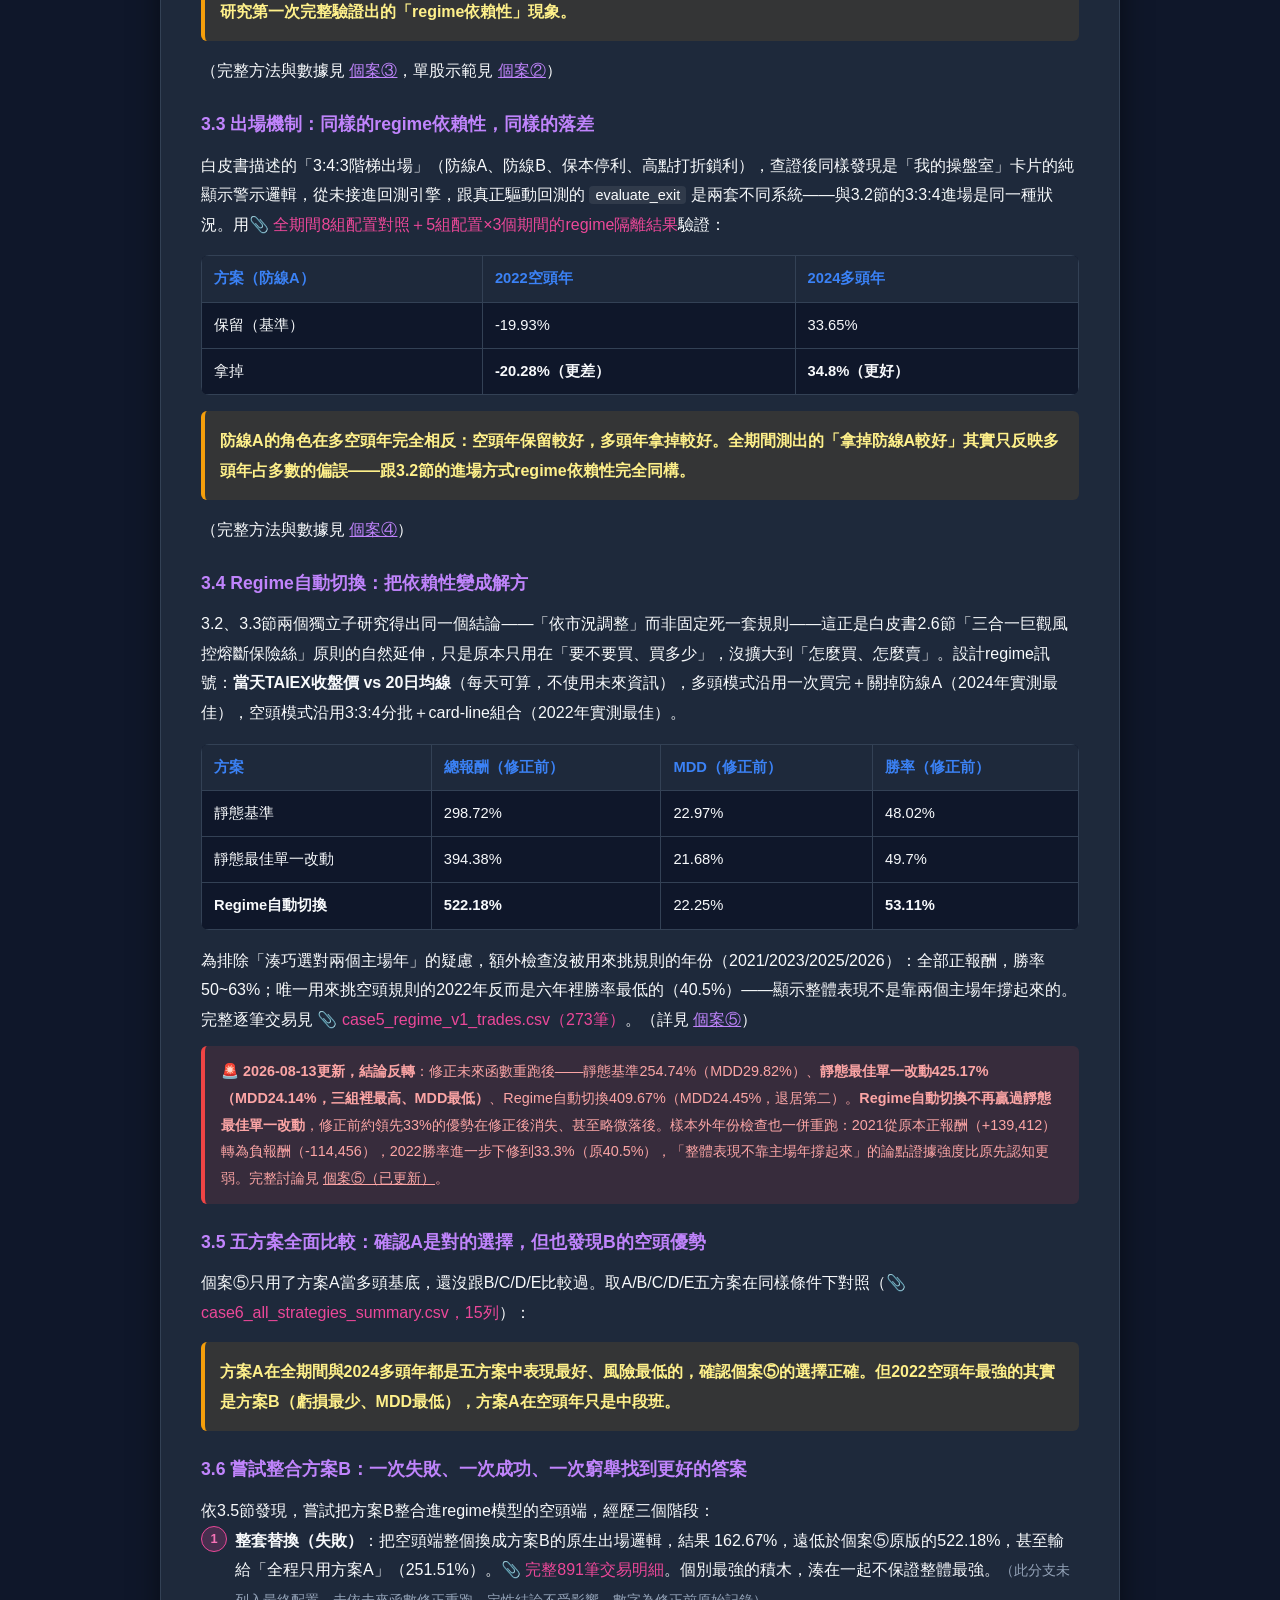
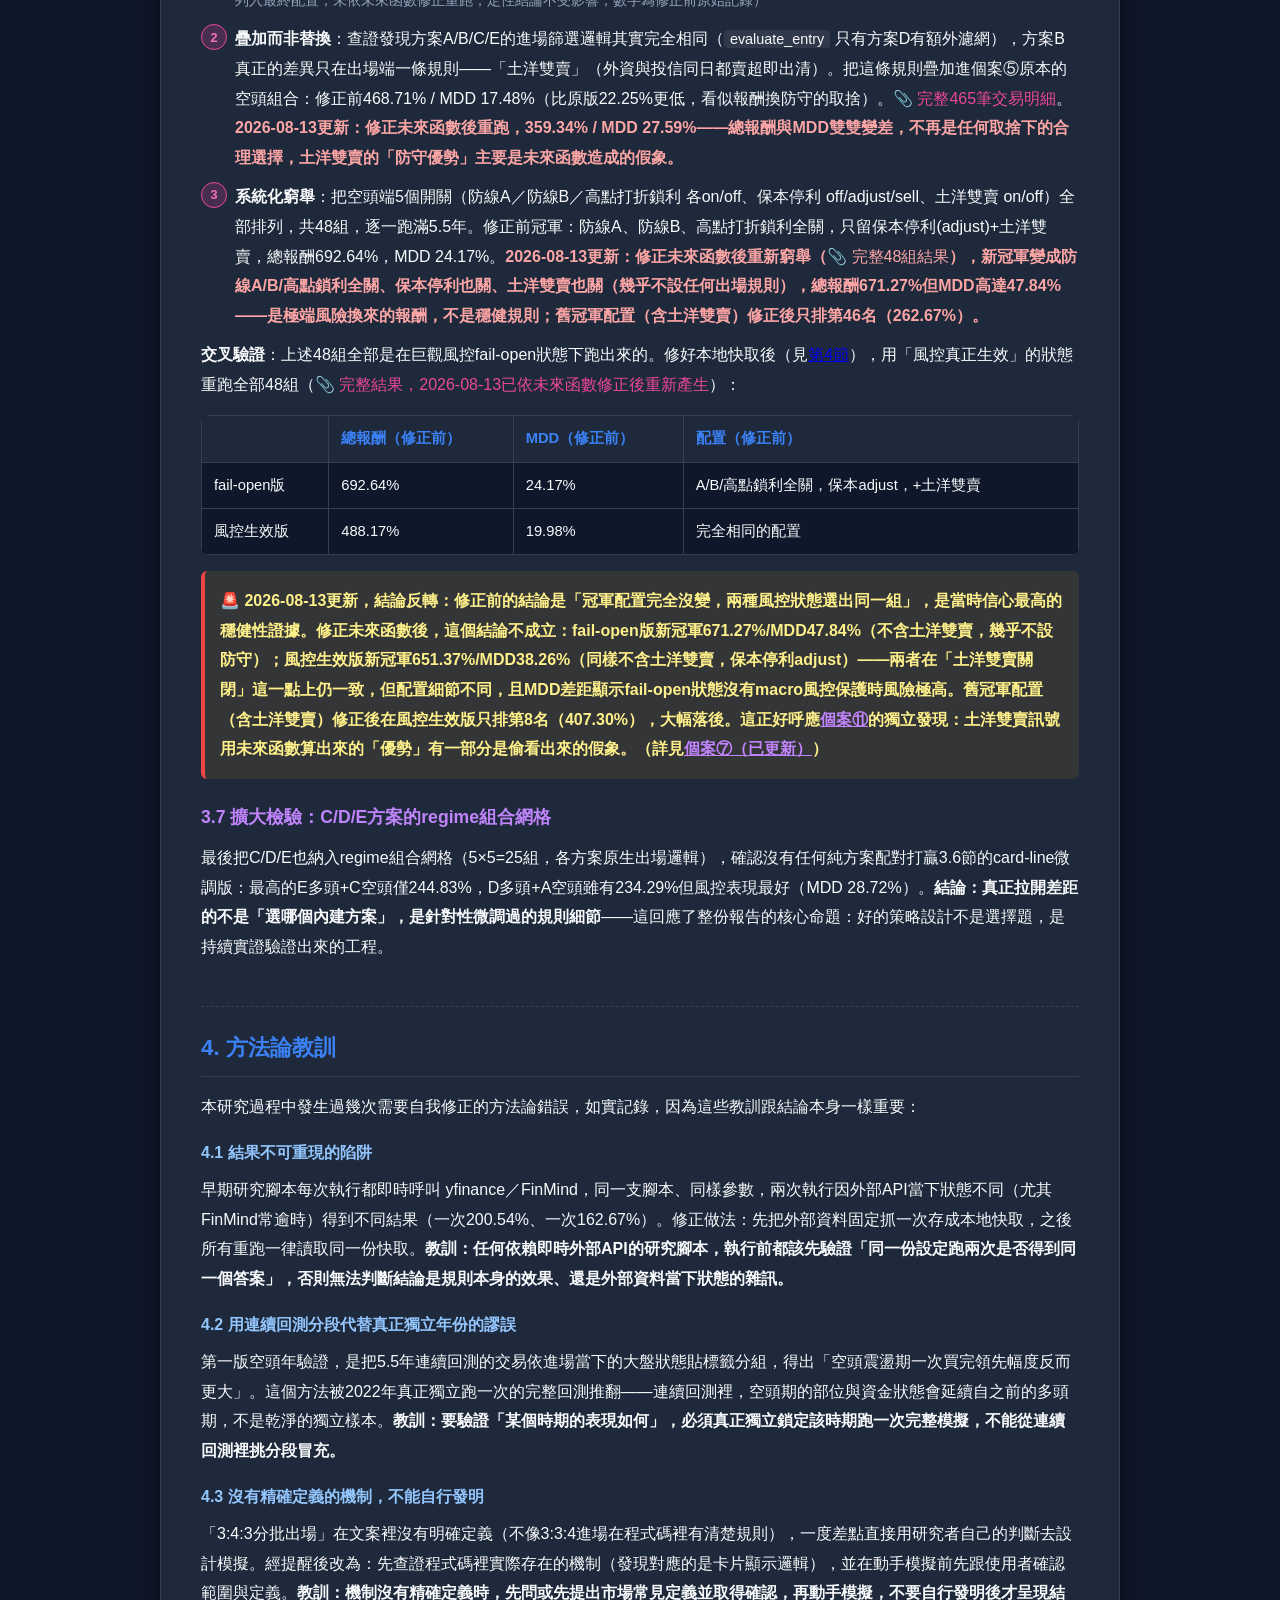
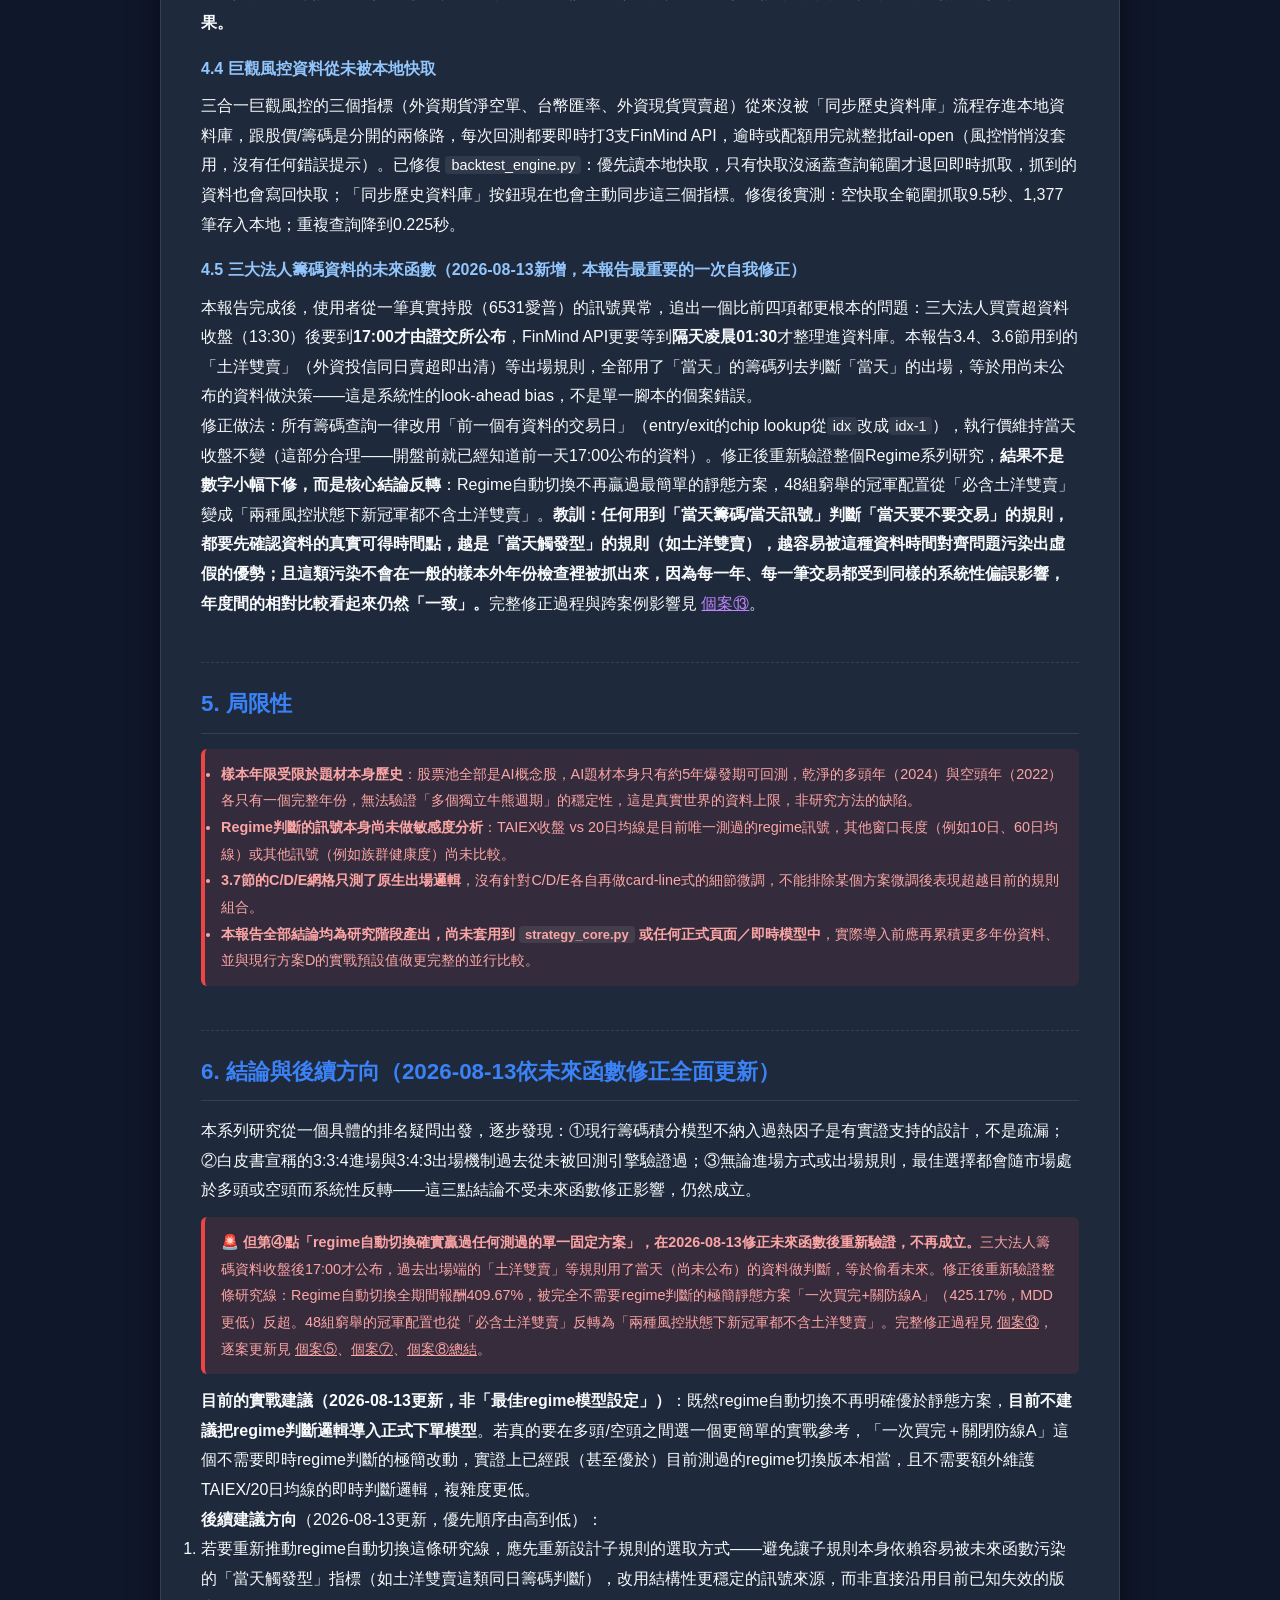
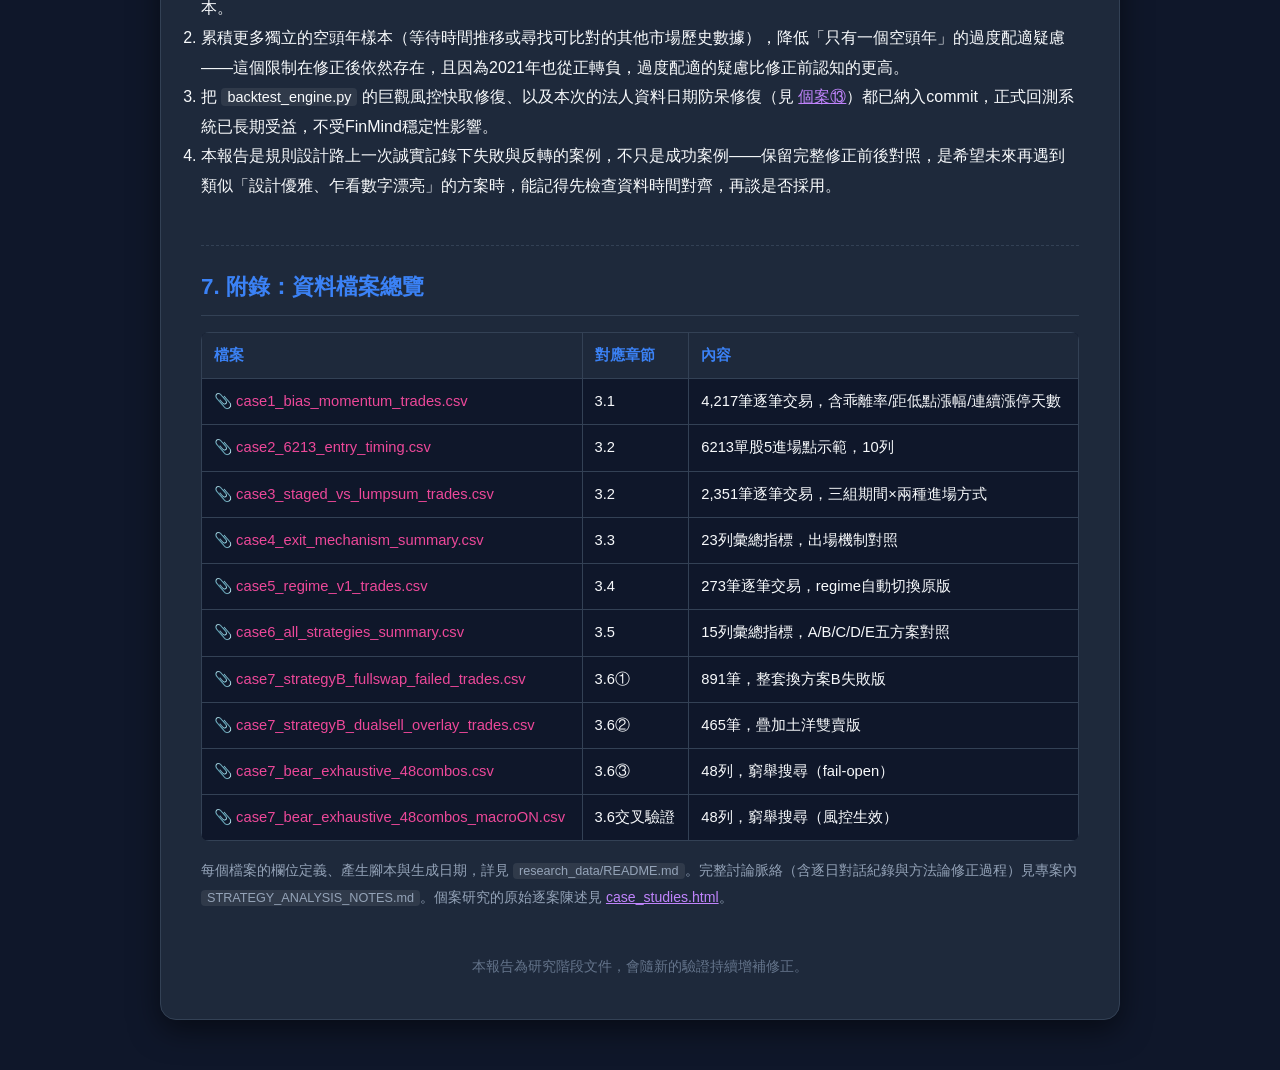
<file: research_report.html>
<!DOCTYPE html>
<html lang="zh-TW">
<head>
    <meta charset="UTF-8">
    <meta name="viewport" content="width=device-width, initial-scale=1.0">
    <title>研究報告：Regime自動切換策略模型的建構與驗證 - AI概念股通用策略控制台</title>
    <link rel="stylesheet" href="style.css">
    <style>
        .doc-container {
            max-width: 960px;
            margin: 30px auto;
            background: #1e293b;
            border: 1px solid #334155;
            border-radius: 16px;
            padding: 40px;
            box-shadow: 0 10px 30px rgba(0, 0, 0, 0.5);
            color: #f8fafc;
            line-height: 1.85;
        }
        .doc-header {
            text-align: center;
            border-bottom: 2px solid var(--accent-purple);
            padding-bottom: 20px;
            margin-bottom: 30px;
        }
        .doc-header h1 {
            font-size: 1.8rem;
            color: #ec4899;
            margin-bottom: 8px;
        }
        .doc-header p {
            color: #94a3b8;
            font-size: 0.95rem;
        }
        .meta-box {
            background: #0f172a;
            border-left: 4px solid #ec4899;
            padding: 15px 20px;
            border-radius: 6px;
            margin-bottom: 30px;
            font-size: 0.92rem;
            color: #cbd5e1;
        }
        .toc {
            background: rgba(139,92,246,0.08);
            border: 1px solid rgba(139,92,246,0.4);
            border-radius: 10px;
            padding: 18px 22px;
            margin-bottom: 30px;
        }
        .toc h3 { margin-top: 0; color: #c084fc; font-size: 1rem; }
        .toc ol { margin: 8px 0 0 0; padding-left: 22px; }
        .toc a { color: #cbd5e1; text-decoration: none; }
        .toc a:hover { color: #ec4899; text-decoration: underline; }
        .doc-section { margin-bottom: 44px; padding-top: 10px; border-top: 1px dashed #334155; }
        .doc-section:first-of-type { border-top: none; }
        .doc-section h2 {
            font-size: 1.4rem; color: var(--accent-blue);
            border-bottom: 1px solid #334155; padding-bottom: 8px;
            margin-top: 10px; margin-bottom: 15px;
        }
        .doc-section h3 { font-size: 1.1rem; color: #c084fc; margin-top: 22px; margin-bottom: 10px; }
        .doc-section h4 { font-size: 1rem; color: #93c5fd; margin-top: 16px; margin-bottom: 8px; }
        .quote-box {
            background: rgba(245, 158, 11, 0.1); border-left: 4px solid #f59e0b;
            padding: 15px; border-radius: 6px; margin: 15px 0; font-weight: bold; color: #fef08a;
        }
        .limit-box {
            background: rgba(239,68,68,0.1); border-left: 4px solid #ef4444;
            padding: 12px 16px; border-radius: 6px; margin: 12px 0; font-size: 0.9rem; color: #fca5a5;
        }
        .doc-table { width: 100%; border-collapse: collapse; margin: 16px 0; background: #0f172a; border-radius: 8px; overflow: hidden; font-size: 0.92rem; }
        .doc-table th, .doc-table td { padding: 9px 12px; border: 1px solid #334155; text-align: left; }
        .doc-table th { background: #1e293b; color: var(--accent-blue); font-weight: bold; }
        .data-link { color: #ec4899; text-decoration: none; font-weight: 500; }
        .data-link:hover { text-decoration: underline; }
        .data-link::before { content: "📎 "; }
        code { background: rgba(255,255,255,0.08); padding: 1px 6px; border-radius: 4px; font-size: 0.9em; }
        .btn-top {
            position: fixed; bottom: 30px; right: 30px; background: #ec4899; color: #0f172a;
            padding: 10px 18px; border-radius: 30px; font-weight: bold; text-decoration: none;
            box-shadow: 0 4px 12px rgba(236, 72, 153, 0.4);
        }
        .step-list { counter-reset: step; list-style: none; padding-left: 0; }
        .step-list li { counter-increment: step; margin-bottom: 10px; padding-left: 34px; position: relative; }
        .step-list li::before {
            content: counter(step); position: absolute; left: 0; top: 0;
            background: rgba(236,72,153,0.2); color: #f472b6; border: 1px solid #ec4899;
            width: 24px; height: 24px; border-radius: 50%; display: flex; align-items: center; justify-content: center;
            font-size: 0.8rem; font-weight: bold;
        }
    </style>
</head>
<body>

<div class="doc-container">
    <div class="doc-header" style="position: relative;">
        <a href="case_studies.html" style="position: absolute; right: 0; top: 0; background: rgba(139, 92, 246, 0.2); color: var(--accent-purple); padding: 8px 16px; border-radius: 8px; text-decoration: none; font-weight: bold; border: 1px solid var(--accent-purple);">📂 返回個案研究</a>
        <h1>📑 Regime自動切換策略模型的建構與驗證</h1>
        <p>從單一持股排名疑問出發，到7個獨立子研究收斂出的統一策略設計原則<br>2026-08-10 ～ 2026-08-11</p>
    </div>

    <div class="meta-box">
        <strong>本報告性質</strong>：這是把 <a href="case_studies.html" style="color:#c084fc;">個案研究①～⑦</a> 的原始發現，依研究邏輯重新整理成的完整敘事文件——說明「為什麼要做這個測試」「怎麼做的」「發現了什麼」「這個發現如何導向下一個問題」，而不只是條列結果。所有提到數據的地方都附上原始資料檔案連結，可自行下載驗證。<strong>交易成本說明</strong>：全文報酬率皆已扣除交易摩擦成本，統一採用回測實驗室「單邊交易成本0.3%（來回0.6%）－真實嚴苛」預設值，依白皮書定義涵蓋手續費、證交稅、高價股零股滑價懲罰。
    </div>

    <div class="limit-box" style="border-left-color:#ef4444; background:rgba(239,68,68,0.12); color:#fca5a5;">
        🚨 <strong>2026-08-13重大修正通知</strong>：本報告完成後，發現三大法人籌碼資料存在系統性未來函數（look-ahead bias，詳見 <a href="case_studies.html#case13" style="color:#fca5a5; text-decoration:underline;">個案⑬</a>）——出場端「土洋雙賣」等當天觸發型規則過去用了收盤後才公布的當天資料。修正後重新驗證，本報告第3.4、3.6、6節的數字與結論已大幅更新，<strong>核心結論出現反轉：Regime自動切換不再明確贏過最簡單的靜態方案</strong>。以下內文標示「（2026-08-13更新）」處為修正後版本，未標示處數字仍為修正前原始記錄，僅供理解研究過程演進，不代表目前結論。
    </div>

    <div class="toc">
        <h3>目錄</h3>
        <ol>
            <li><a href="#sec1">研究動機</a></li>
            <li><a href="#sec2">資料與方法</a></li>
            <li><a href="#sec3">研究發現：七個子研究的完整敘事</a></li>
            <li><a href="#sec4">方法論教訓</a></li>
            <li><a href="#sec5">局限性</a></li>
            <li><a href="#sec6">結論與後續方向</a></li>
            <li><a href="#sec7">附錄：資料檔案總覽</a></li>
        </ol>
    </div>

    <!-- 1 研究動機 -->
    <div class="doc-section" id="sec1">
        <h2>1. 研究動機</h2>
        <p>本研究系列的起點是一個具體的觀察：使用者發現首頁「AI籌碼深度掃描」推薦順位第一名是 6213 聯茂，但這支股票在此之前經歷了 -37.8%（07/10~07/30）的崩跌，又在隨後7個交易日內急拉 +62.5%。這引出一連串遞進的問題：</p>
        <ul>
            <li>系統的法人籌碼積分模型（<code>strategy_core.py</code> 的 <code>calculate_chip_score</code>，見 <a href="doc.html" style="color:#c084fc;">白皮書2.2節</a>）完全不考慮「已經漲了多少」「連續漲停幾天」這類過熱因子，這是設計疏漏還是刻意為之？</li>
            <li>系統標語宣稱的「3:3:4分批進場、3:4:3分批出場」機制，實際上有沒有被驗證過真的比一次性建倉/固定出場更好？</li>
            <li>如果進場、出場的最佳做法都會隨市場處於多頭或空頭而改變，模型該不該具備「依當下狀況自動判斷、給出最佳建議」的能力？</li>
        </ul>
        <p>這三個問題彼此扣連，最終收斂成一個核心研究目標：<strong>能否設計並驗證一個「即時可算、不使用未來資訊」的市場regime判斷機制，讓策略模型的進場方式與出場規則能隨多頭／空頭狀態動態切換，且經得起系統化的交叉驗證？</strong></p>
    </div>

    <!-- 2 資料與方法 -->
    <div class="doc-section" id="sec2">
        <h2>2. 資料與方法</h2>

        <h3>2.1 資料來源</h3>
        <ul>
            <li><strong>股票池</strong>：現行126檔AI概念股與相關ETF固定名單。</li>
            <li><strong>股價與法人籌碼</strong>：本地 <code>backtest_database.json</code>，由「同步歷史資料庫」功能透過 yfinance（股價）與 FinMind（法人買賣超）批次同步，涵蓋 2021-01-04 至今，回測時直接讀取本地快取，不即時連線。</li>
            <li><strong>大盤指數與巨觀風控三指標</strong>（外資期貨淨空單、台幣匯率、外資現貨買賣超）：原本每次回測都即時呼叫 FinMind/yfinance，本研究過程中發現這是穩健性風險（見<a href="#sec4">第4節</a>），已修復為本地快取，涵蓋 2021-01-04 至 2026-08-11 共1,377個交易日。</li>
        </ul>

        <h3>2.2 回測方法</h3>
        <p>兩種方式並用，依研究問題選擇：</p>
        <ol>
            <li><strong>直接呼叫正式引擎</strong>：凡是測試現有 <code>strategy_core.py</code>／<code>backtest_engine.py</code> 已支援的機制（例如比較方案A/B/C/D/E的原生表現），一律直接呼叫正式 <code>run_backtest</code> 函式，確保跟系統實際行為100%一致，結果同步存入 <code>backtest_logs.db</code>。</li>
            <li><strong>忠實複製核心邏輯的獨立研究腳本</strong>：凡是現有回測引擎不支援的機制（例如3:3:4跨天分批加碼、regime自動切換），另外撰寫研究腳本，但邏輯上忠實複製 <code>strategy_core.py</code> 裡已經明確定義的規則（<code>evaluate_entry</code>／<code>evaluate_exit</code>），不自行發明新規則。腳本本身不修改任何正式程式碼。</li>
        </ol>

        <h3>2.3 統一參數</h3>
        <table class="doc-table">
            <thead><tr><th>參數</th><th>值</th></tr></thead>
            <tbody>
                <tr><td>初始資金</td><td>新台幣 1,000,000 元</td></tr>
                <tr><td>持股上限</td><td>3檔（早期研究）→ 8檔（樣本擴大後的標準設定）</td></tr>
                <tr><td>單邊交易成本</td><td>0.3%（來回0.6%），高價股（≥1,000元）額外+0.2%零股滑價懲罰</td></tr>
                <tr><td>回測區間</td><td>全期間 2021-01-01～2026-08-07；獨立年份驗證另取 2022（空頭）、2024（多頭）</td></tr>
                <tr><td>持股池</td><td>現行126檔AI概念股</td></tr>
            </tbody>
        </table>
    </div>

    <!-- 3 研究發現 -->
    <div class="doc-section" id="sec3">
        <h2>3. 研究發現：七個子研究的完整敘事</h2>

        <h3>3.1 起點：籌碼積分模型該不該懲罰「過熱」？</h3>
        <p>動能因子的經典文獻（Jegadeesh &amp; Titman, 1993；George &amp; Hwang, 2004 的52週高點動能效應）指出，強勢股票傾向延續強勢而非均值回歸，直接挑戰「漲多了就該扣分」的直覺。為了不只憑理論猜測，取用A、D兩方案各4組表現前段的回測實驗，合計 <a href="research_data/case1_bias_momentum_trades.csv" class="data-link">4,217筆交易</a>，逐筆重算進場當下的乖離率、距60日低點漲幅、進場前連續漲停天數。</p>
        <div class="quote-box">乖離率越高，勝率與平均報酬不降反升（0~5%組勝率42.6%，&gt;20%組勝率48.7%），跟52週高點動能效應一致——直接把乖離率當硬性過濾器，會砍掉表現最好的一批交易。</div>
        <p>但這不代表「漲多完全沒風險」：距60日低點漲幅超過100%的分組明顯轉差，且<strong>只在方案A成立</strong>，方案D的自適應吊燈鎖利機制已自行吸收這段風險。這是本系列研究第一次發現「風險訊號的有效性依方案而異」，是後續整個regime研究方向的伏筆。（完整方法與數據見 <a href="case_studies.html#case1" style="color:#c084fc;">個案①</a>）</p>

        <h3>3.2 3:3:4分批進場：從未被驗證過的宣稱</h3>
        <p>查證發現首頁標語宣稱的「3:3:4分批進場」機制，雖然在 <code>get_planner_recommendations</code> 裡有明確的規則定義（訊號重新出現才加碼下一批），但 <code>backtest_engine.py</code> 全文沒有任何分批邏輯——過去所有回測數字全部是「一次買滿」跑出來的。這是本系列研究第一次發現「文案宣稱的機制」與「實際被驗證過的行為」之間的落差，這個模式後續在出場機制（3.3節）也重複出現。</p>
        <p>取現行126檔股池、8檔持股，一次買完直接呼叫正式引擎，分批進場依規則另撰腳本，全期間 <a href="research_data/case3_staged_vs_lumpsum_trades.csv" class="data-link">839筆一次買完＋895筆分批進場交易</a>：</p>
        <table class="doc-table">
            <thead><tr><th>期間</th><th>一次買完</th><th>3:3:4分批</th><th>結論</th></tr></thead>
            <tbody>
                <tr><td>全期間（多頭占多數）</td><td>314.29%</td><td>119.17%</td><td>一次買完勝出</td></tr>
                <tr><td>2022空頭年</td><td>-23.94%</td><td><strong>-5.49%</strong></td><td>分批明顯勝出</td></tr>
                <tr><td>2024多頭年</td><td><strong>63.29%</strong></td><td>11.42%</td><td>一次買完明顯勝出</td></tr>
            </tbody>
        </table>
        <div class="quote-box">3:3:4分批沒有「絕對比較好」，取決於市場階段——多頭適合積極（一次買完），空頭適合保守（分批）。這是本系列研究第一次完整驗證出的「regime依賴性」現象。</div>
        <p>（完整方法與數據見 <a href="case_studies.html#case3" style="color:#c084fc;">個案③</a>，單股示範見 <a href="case_studies.html#case2" style="color:#c084fc;">個案②</a>）</p>

        <h3>3.3 出場機制：同樣的regime依賴性，同樣的落差</h3>
        <p>白皮書描述的「3:4:3階梯出場」（防線A、防線B、保本停利、高點打折鎖利），查證後同樣發現是「我的操盤室」卡片的純顯示警示邏輯，從未接進回測引擎，跟真正驅動回測的 <code>evaluate_exit</code> 是兩套不同系統——與3.2節的3:3:4進場是同一種狀況。用<a href="research_data/case4_exit_mechanism_summary.csv" class="data-link">全期間8組配置對照＋5組配置×3個期間的regime隔離結果</a>驗證：</p>
        <table class="doc-table">
            <thead><tr><th>方案（防線A）</th><th>2022空頭年</th><th>2024多頭年</th></tr></thead>
            <tbody>
                <tr><td>保留（基準）</td><td>-19.93%</td><td>33.65%</td></tr>
                <tr><td>拿掉</td><td><strong>-20.28%（更差）</strong></td><td><strong>34.8%（更好）</strong></td></tr>
            </tbody>
        </table>
        <div class="quote-box">防線A的角色在多空頭年完全相反：空頭年保留較好，多頭年拿掉較好。全期間測出的「拿掉防線A較好」其實只反映多頭年占多數的偏誤——跟3.2節的進場方式regime依賴性完全同構。</div>
        <p>（完整方法與數據見 <a href="case_studies.html#case4" style="color:#c084fc;">個案④</a>）</p>

        <h3>3.4 Regime自動切換：把依賴性變成解方</h3>
        <p>3.2、3.3節兩個獨立子研究得出同一個結論——「依市況調整」而非固定死一套規則——這正是白皮書2.6節「三合一巨觀風控熔斷保險絲」原則的自然延伸，只是原本只用在「要不要買、買多少」，沒擴大到「怎麼買、怎麼賣」。設計regime訊號：<strong>當天TAIEX收盤價 vs 20日均線</strong>（每天可算，不使用未來資訊），多頭模式沿用一次買完＋關掉防線A（2024年實測最佳），空頭模式沿用3:3:4分批＋card-line組合（2022年實測最佳）。</p>
        <table class="doc-table">
            <thead><tr><th>方案</th><th>總報酬（修正前）</th><th>MDD（修正前）</th><th>勝率（修正前）</th></tr></thead>
            <tbody>
                <tr><td>靜態基準</td><td>298.72%</td><td>22.97%</td><td>48.02%</td></tr>
                <tr><td>靜態最佳單一改動</td><td>394.38%</td><td>21.68%</td><td>49.7%</td></tr>
                <tr><td><strong>Regime自動切換</strong></td><td><strong>522.18%</strong></td><td>22.25%</td><td><strong>53.11%</strong></td></tr>
            </tbody>
        </table>
        <p>為排除「湊巧選對兩個主場年」的疑慮，額外檢查沒被用來挑規則的年份（2021/2023/2025/2026）：全部正報酬，勝率50~63%；唯一用來挑空頭規則的2022年反而是六年裡勝率最低的（40.5%）——顯示整體表現不是靠兩個主場年撐起來的。完整逐筆交易見 <a href="research_data/case5_regime_v1_trades.csv" class="data-link">case5_regime_v1_trades.csv（273筆）</a>。（詳見 <a href="case_studies.html#case5" style="color:#c084fc;">個案⑤</a>）</p>
        <div class="limit-box" style="border-left-color:#ef4444; background:rgba(239,68,68,0.12); color:#fca5a5;">
            🚨 <strong>2026-08-13更新，結論反轉</strong>：修正未來函數重跑後——靜態基準254.74%（MDD29.82%）、<strong>靜態最佳單一改動425.17%（MDD24.14%，三組裡最高、MDD最低）</strong>、Regime自動切換409.67%（MDD24.45%，退居第二）。<strong>Regime自動切換不再贏過靜態最佳單一改動</strong>，修正前約領先33%的優勢在修正後消失、甚至略微落後。樣本外年份檢查也一併重跑：2021從原本正報酬（+139,412）轉為負報酬（-114,456），2022勝率進一步下修到33.3%（原40.5%），「整體表現不靠主場年撐起來」的論點證據強度比原先認知更弱。完整討論見 <a href="case_studies.html#case5" style="color:#fca5a5; text-decoration:underline;">個案⑤（已更新）</a>。
        </div>

        <h3>3.5 五方案全面比較：確認A是對的選擇，但也發現B的空頭優勢</h3>
        <p>個案⑤只用了方案A當多頭基底，還沒跟B/C/D/E比較過。取A/B/C/D/E五方案在同樣條件下對照（<a href="research_data/case6_all_strategies_summary.csv" class="data-link">case6_all_strategies_summary.csv，15列</a>）：</p>
        <div class="quote-box">方案A在全期間與2024多頭年都是五方案中表現最好、風險最低的，確認個案⑤的選擇正確。但2022空頭年最強的其實是方案B（虧損最少、MDD最低），方案A在空頭年只是中段班。</div>

        <h3>3.6 嘗試整合方案B：一次失敗、一次成功、一次窮舉找到更好的答案</h3>
        <p>依3.5節發現，嘗試把方案B整合進regime模型的空頭端，經歷三個階段：</p>
        <ol class="step-list">
            <li><strong>整套替換（失敗）</strong>：把空頭端整個換成方案B的原生出場邏輯，結果 162.67%，遠低於個案⑤原版的522.18%，甚至輸給「全程只用方案A」（251.51%）。<a href="research_data/case7_strategyB_fullswap_failed_trades.csv" class="data-link">完整891筆交易明細</a>。個別最強的積木，湊在一起不保證整體最強。<span style="color:#94a3b8; font-size:0.85rem;">（此分支未列入最終配置，未依未來函數修正重跑，定性結論不受影響，數字為修正前原始記錄）</span></li>
            <li><strong>疊加而非替換</strong>：查證發現方案A/B/C/E的進場篩選邏輯其實完全相同（<code>evaluate_entry</code> 只有方案D有額外濾網），方案B真正的差異只在出場端一條規則——「土洋雙賣」（外資與投信同日都賣超即出清）。把這條規則疊加進個案⑤原本的空頭組合：修正前468.71% / MDD 17.48%（比原版22.25%更低，看似報酬換防守的取捨）。<a href="research_data/case7_strategyB_dualsell_overlay_trades.csv" class="data-link">完整465筆交易明細</a>。<strong style="color:#fca5a5;">2026-08-13更新：修正未來函數後重跑，359.34% / MDD 27.59%——總報酬與MDD雙雙變差，不再是任何取捨下的合理選擇，土洋雙賣的「防守優勢」主要是未來函數造成的假象。</strong></li>
            <li><strong>系統化窮舉</strong>：把空頭端5個開關（防線A／防線B／高點打折鎖利 各on/off、保本停利 off/adjust/sell、土洋雙賣 on/off）全部排列，共48組，逐一跑滿5.5年。修正前冠軍：防線A、防線B、高點打折鎖利全關，只留保本停利(adjust)+土洋雙賣，總報酬692.64%，MDD 24.17%。<strong style="color:#fca5a5;">2026-08-13更新：修正未來函數後重新窮舉（<a href="research_data/case7_bear_exhaustive_48combos.csv" class="data-link" style="color:#fca5a5;">完整48組結果</a>），新冠軍變成防線A/B/高點鎖利全關、保本停利也關、土洋雙賣也關（幾乎不設任何出場規則），總報酬671.27%但MDD高達47.84%——是極端風險換來的報酬，不是穩健規則；舊冠軍配置（含土洋雙賣）修正後只排第46名（262.67%）。</strong></li>
        </ol>
        <p><strong>交叉驗證</strong>：上述48組全部是在巨觀風控fail-open狀態下跑出來的。修好本地快取後（見<a href="#sec4">第4節</a>），用「風控真正生效」的狀態重跑全部48組（<a href="research_data/case7_bear_exhaustive_48combos_macroON.csv" class="data-link">完整結果，2026-08-13已依未來函數修正後重新產生</a>）：</p>
        <table class="doc-table">
            <thead><tr><th></th><th>總報酬（修正前）</th><th>MDD（修正前）</th><th>配置（修正前）</th></tr></thead>
            <tbody>
                <tr><td>fail-open版</td><td>692.64%</td><td>24.17%</td><td>A/B/高點鎖利全關，保本adjust，+土洋雙賣</td></tr>
                <tr><td>風控生效版</td><td>488.17%</td><td>19.98%</td><td>完全相同的配置</td></tr>
            </tbody>
        </table>
        <div class="quote-box" style="border-left-color:#ef4444;">
            🚨 <strong>2026-08-13更新，結論反轉</strong>：修正前的結論是「冠軍配置完全沒變，兩種風控狀態選出同一組」，是當時信心最高的穩健性證據。<strong>修正未來函數後，這個結論不成立</strong>：fail-open版新冠軍671.27%/MDD47.84%（不含土洋雙賣，幾乎不設防守）；風控生效版新冠軍<strong>651.37%/MDD38.26%</strong>（同樣不含土洋雙賣，保本停利adjust）——兩者在「土洋雙賣關閉」這一點上仍一致，但配置細節不同，且MDD差距顯示fail-open狀態沒有macro風控保護時風險極高。舊冠軍配置（含土洋雙賣）修正後在風控生效版只排第8名（407.30%），大幅落後。這正好呼應<a href="case_studies.html#case11" style="color:#c084fc;">個案⑪</a>的獨立發現：土洋雙賣訊號用未來函數算出來的「優勢」有一部分是偷看出來的假象。（詳見<a href="case_studies.html#case7" style="color:#c084fc;">個案⑦（已更新）</a>）
        </div>

        <h3>3.7 擴大檢驗：C/D/E方案的regime組合網格</h3>
        <p>最後把C/D/E也納入regime組合網格（5×5=25組，各方案原生出場邏輯），確認沒有任何純方案配對打贏3.6節的card-line微調版：最高的E多頭+C空頭僅244.83%，D多頭+A空頭雖有234.29%但風控表現最好（MDD 28.72%）。<strong>結論：真正拉開差距的不是「選哪個內建方案」，是針對性微調過的規則細節</strong>——這回應了整份報告的核心命題：好的策略設計不是選擇題，是持續實證驗證出來的工程。</p>
    </div>

    <!-- 4 方法論教訓 -->
    <div class="doc-section" id="sec4">
        <h2>4. 方法論教訓</h2>
        <p>本研究過程中發生過幾次需要自我修正的方法論錯誤，如實記錄，因為這些教訓跟結論本身一樣重要：</p>

        <h4>4.1 結果不可重現的陷阱</h4>
        <p>早期研究腳本每次執行都即時呼叫 yfinance／FinMind，同一支腳本、同樣參數，兩次執行因外部API當下狀態不同（尤其FinMind常逾時）得到不同結果（一次200.54%、一次162.67%）。修正做法：先把外部資料固定抓一次存成本地快取，之後所有重跑一律讀取同一份快取。<strong>教訓：任何依賴即時外部API的研究腳本，執行前都該先驗證「同一份設定跑兩次是否得到同一個答案」，否則無法判斷結論是規則本身的效果、還是外部資料當下狀態的雜訊。</strong></p>

        <h4>4.2 用連續回測分段代替真正獨立年份的謬誤</h4>
        <p>第一版空頭年驗證，是把5.5年連續回測的交易依進場當下的大盤狀態貼標籤分組，得出「空頭震盪期一次買完領先幅度反而更大」。這個方法被2022年真正獨立跑一次的完整回測推翻——連續回測裡，空頭期的部位與資金狀態會延續自之前的多頭期，不是乾淨的獨立樣本。<strong>教訓：要驗證「某個時期的表現如何」，必須真正獨立鎖定該時期跑一次完整模擬，不能從連續回測裡挑分段冒充。</strong></p>

        <h4>4.3 沒有精確定義的機制，不能自行發明</h4>
        <p>「3:4:3分批出場」在文案裡沒有明確定義（不像3:3:4進場在程式碼裡有清楚規則），一度差點直接用研究者自己的判斷去設計模擬。經提醒後改為：先查證程式碼裡實際存在的機制（發現對應的是卡片顯示邏輯），並在動手模擬前先跟使用者確認範圍與定義。<strong>教訓：機制沒有精確定義時，先問或先提出市場常見定義並取得確認，再動手模擬，不要自行發明後才呈現結果。</strong></p>

        <h4>4.4 巨觀風控資料從未被本地快取</h4>
        <p>三合一巨觀風控的三個指標（外資期貨淨空單、台幣匯率、外資現貨買賣超）從來沒被「同步歷史資料庫」流程存進本地資料庫，跟股價/籌碼是分開的兩條路，每次回測都要即時打3支FinMind API，逾時或配額用完就整批fail-open（風控悄悄沒套用，沒有任何錯誤提示）。已修復 <code>backtest_engine.py</code>：優先讀本地快取，只有快取沒涵蓋查詢範圍才退回即時抓取，抓到的資料也會寫回快取；「同步歷史資料庫」按鈕現在也會主動同步這三個指標。修復後實測：空快取全範圍抓取9.5秒、1,377筆存入本地；重複查詢降到0.225秒。</p>

        <h4>4.5 三大法人籌碼資料的未來函數（2026-08-13新增，本報告最重要的一次自我修正）</h4>
        <p>本報告完成後，使用者從一筆真實持股（6531愛普）的訊號異常，追出一個比前四項都更根本的問題：三大法人買賣超資料收盤（13:30）後要到<strong>17:00才由證交所公布</strong>，FinMind API更要等到<strong>隔天凌晨01:30</strong>才整理進資料庫。本報告3.4、3.6節用到的「土洋雙賣」（外資投信同日賣超即出清）等出場規則，全部用了「當天」的籌碼列去判斷「當天」的出場，等於用尚未公布的資料做決策——這是系統性的look-ahead bias，不是單一腳本的個案錯誤。</p>
        <p>修正做法：所有籌碼查詢一律改用「前一個有資料的交易日」（entry/exit的chip lookup從<code>idx</code>改成<code>idx-1</code>），執行價維持當天收盤不變（這部分合理——開盤前就已經知道前一天17:00公布的資料）。修正後重新驗證整個Regime系列研究，<strong>結果不是數字小幅下修，而是核心結論反轉</strong>：Regime自動切換不再贏過最簡單的靜態方案，48組窮舉的冠軍配置從「必含土洋雙賣」變成「兩種風控狀態下新冠軍都不含土洋雙賣」。<strong>教訓：任何用到「當天籌碼/當天訊號」判斷「當天要不要交易」的規則，都要先確認資料的真實可得時間點，越是「當天觸發型」的規則（如土洋雙賣），越容易被這種資料時間對齊問題污染出虛假的優勢；且這類污染不會在一般的樣本外年份檢查裡被抓出來，因為每一年、每一筆交易都受到同樣的系統性偏誤影響，年度間的相對比較看起來仍然「一致」。</strong>完整修正過程與跨案例影響見 <a href="case_studies.html#case13" style="color:#c084fc;">個案⑬</a>。</p>
    </div>

    <!-- 5 局限性 -->
    <div class="doc-section" id="sec5">
        <h2>5. 局限性</h2>
        <div class="limit-box">
            <ul style="margin:0;">
                <li><strong>樣本年限受限於題材本身歷史</strong>：股票池全部是AI概念股，AI題材本身只有約5年爆發期可回測，乾淨的多頭年（2024）與空頭年（2022）各只有一個完整年份，無法驗證「多個獨立牛熊週期」的穩定性，這是真實世界的資料上限，非研究方法的缺陷。</li>
                <li><strong>Regime判斷的訊號本身尚未做敏感度分析</strong>：TAIEX收盤 vs 20日均線是目前唯一測過的regime訊號，其他窗口長度（例如10日、60日均線）或其他訊號（例如族群健康度）尚未比較。</li>
                <li><strong>3.7節的C/D/E網格只測了原生出場邏輯</strong>，沒有針對C/D/E各自再做card-line式的細節微調，不能排除某個方案微調後表現超越目前的規則組合。</li>
                <li><strong>本報告全部結論均為研究階段產出，尚未套用到 <code>strategy_core.py</code> 或任何正式頁面／即時模型中</strong>，實際導入前應再累積更多年份資料、並與現行方案D的實戰預設值做更完整的並行比較。</li>
            </ul>
        </div>
    </div>

    <!-- 6 結論 -->
    <div class="doc-section" id="sec6">
        <h2>6. 結論與後續方向（2026-08-13依未來函數修正全面更新）</h2>
        <p>本系列研究從一個具體的排名疑問出發，逐步發現：①現行籌碼積分模型不納入過熱因子是有實證支持的設計，不是疏漏；②白皮書宣稱的3:3:4進場與3:4:3出場機制過去從未被回測引擎驗證過；③無論進場方式或出場規則，最佳選擇都會隨市場處於多頭或空頭而系統性反轉——這三點結論不受未來函數修正影響，仍然成立。</p>
        <div class="limit-box" style="border-left-color:#ef4444; background:rgba(239,68,68,0.12); color:#fca5a5;">
            🚨 <strong>但第④點「regime自動切換確實贏過任何測過的單一固定方案」，在2026-08-13修正未來函數後重新驗證，不再成立。</strong>三大法人籌碼資料收盤後17:00才公布，過去出場端的「土洋雙賣」等規則用了當天（尚未公布）的資料做判斷，等於偷看未來。修正後重新驗證整條研究線：Regime自動切換全期間報酬409.67%，被完全不需要regime判斷的極簡靜態方案「一次買完+關防線A」（425.17%，MDD更低）反超。48組窮舉的冠軍配置也從「必含土洋雙賣」反轉為「兩種風控狀態下新冠軍都不含土洋雙賣」。完整修正過程見 <a href="case_studies.html#case13" style="color:#fca5a5; text-decoration:underline;">個案⑬</a>，逐案更新見 <a href="case_studies.html#case5" style="color:#fca5a5; text-decoration:underline;">個案⑤</a>、<a href="case_studies.html#case7" style="color:#fca5a5; text-decoration:underline;">個案⑦</a>、<a href="case_studies.html#case8" style="color:#fca5a5; text-decoration:underline;">個案⑧總結</a>。
        </div>
        <p><strong>目前的實戰建議（2026-08-13更新，非「最佳regime模型設定」）</strong>：既然regime自動切換不再明確優於靜態方案，<strong>目前不建議把regime判斷邏輯導入正式下單模型</strong>。若真的要在多頭/空頭之間選一個更簡單的實戰參考，「一次買完＋關閉防線A」這個不需要即時regime判斷的極簡改動，實證上已經跟（甚至優於）目前測過的regime切換版本相當，且不需要額外維護TAIEX/20日均線的即時判斷邏輯，複雜度更低。</p>
        <p><strong>後續建議方向</strong>（2026-08-13更新，優先順序由高到低）：</p>
        <ol>
            <li>若要重新推動regime自動切換這條研究線，應先重新設計子規則的選取方式——避免讓子規則本身依賴容易被未來函數污染的「當天觸發型」指標（如土洋雙賣這類同日籌碼判斷），改用結構性更穩定的訊號來源，而非直接沿用目前已知失效的版本。</li>
            <li>累積更多獨立的空頭年樣本（等待時間推移或尋找可比對的其他市場歷史數據），降低「只有一個空頭年」的過度配適疑慮——這個限制在修正後依然存在，且因為2021年也從正轉負，過度配適的疑慮比修正前認知的更高。</li>
            <li>把 <code>backtest_engine.py</code> 的巨觀風控快取修復、以及本次的法人資料日期防呆修復（見 <a href="case_studies.html#case13" style="color:#c084fc;">個案⑬</a>）都已納入commit，正式回測系統已長期受益，不受FinMind穩定性影響。</li>
            <li>本報告是規則設計路上一次誠實記錄下失敗與反轉的案例，不只是成功案例——保留完整修正前後對照，是希望未來再遇到類似「設計優雅、乍看數字漂亮」的方案時，能記得先檢查資料時間對齊，再談是否採用。</li>
        </ol>
    </div>

    <!-- 7 附錄 -->
    <div class="doc-section" id="sec7">
        <h2>7. 附錄：資料檔案總覽</h2>
        <table class="doc-table">
            <thead><tr><th>檔案</th><th>對應章節</th><th>內容</th></tr></thead>
            <tbody>
                <tr><td><a href="research_data/case1_bias_momentum_trades.csv" class="data-link" style="padding-left:0;">case1_bias_momentum_trades.csv</a></td><td>3.1</td><td>4,217筆逐筆交易，含乖離率/距低點漲幅/連續漲停天數</td></tr>
                <tr><td><a href="research_data/case2_6213_entry_timing.csv" class="data-link" style="padding-left:0;">case2_6213_entry_timing.csv</a></td><td>3.2</td><td>6213單股5進場點示範，10列</td></tr>
                <tr><td><a href="research_data/case3_staged_vs_lumpsum_trades.csv" class="data-link" style="padding-left:0;">case3_staged_vs_lumpsum_trades.csv</a></td><td>3.2</td><td>2,351筆逐筆交易，三組期間×兩種進場方式</td></tr>
                <tr><td><a href="research_data/case4_exit_mechanism_summary.csv" class="data-link" style="padding-left:0;">case4_exit_mechanism_summary.csv</a></td><td>3.3</td><td>23列彙總指標，出場機制對照</td></tr>
                <tr><td><a href="research_data/case5_regime_v1_trades.csv" class="data-link" style="padding-left:0;">case5_regime_v1_trades.csv</a></td><td>3.4</td><td>273筆逐筆交易，regime自動切換原版</td></tr>
                <tr><td><a href="research_data/case6_all_strategies_summary.csv" class="data-link" style="padding-left:0;">case6_all_strategies_summary.csv</a></td><td>3.5</td><td>15列彙總指標，A/B/C/D/E五方案對照</td></tr>
                <tr><td><a href="research_data/case7_strategyB_fullswap_failed_trades.csv" class="data-link" style="padding-left:0;">case7_strategyB_fullswap_failed_trades.csv</a></td><td>3.6①</td><td>891筆，整套換方案B失敗版</td></tr>
                <tr><td><a href="research_data/case7_strategyB_dualsell_overlay_trades.csv" class="data-link" style="padding-left:0;">case7_strategyB_dualsell_overlay_trades.csv</a></td><td>3.6②</td><td>465筆，疊加土洋雙賣版</td></tr>
                <tr><td><a href="research_data/case7_bear_exhaustive_48combos.csv" class="data-link" style="padding-left:0;">case7_bear_exhaustive_48combos.csv</a></td><td>3.6③</td><td>48列，窮舉搜尋（fail-open）</td></tr>
                <tr><td><a href="research_data/case7_bear_exhaustive_48combos_macroON.csv" class="data-link" style="padding-left:0;">case7_bear_exhaustive_48combos_macroON.csv</a></td><td>3.6交叉驗證</td><td>48列，窮舉搜尋（風控生效）</td></tr>
            </tbody>
        </table>
        <p style="color:#94a3b8; font-size:0.88rem;">每個檔案的欄位定義、產生腳本與生成日期，詳見 <code>research_data/README.md</code>。完整討論脈絡（含逐日對話紀錄與方法論修正過程）見專案內 <code>STRATEGY_ANALYSIS_NOTES.md</code>。個案研究的原始逐案陳述見 <a href="case_studies.html" style="color:#c084fc;">case_studies.html</a>。</p>
    </div>

    <p style="text-align:center; color:#64748b; font-size:0.85rem; margin-top:40px;">本報告為研究階段文件，會隨新的驗證持續增補修正。</p>
</div>

<a href="#" class="btn-top" onclick="window.scrollTo({top:0, behavior:'smooth'}); return false;">⬆ 回頂端</a>

<script src="top_nav.js"></script>
</body>
</html>
</file>
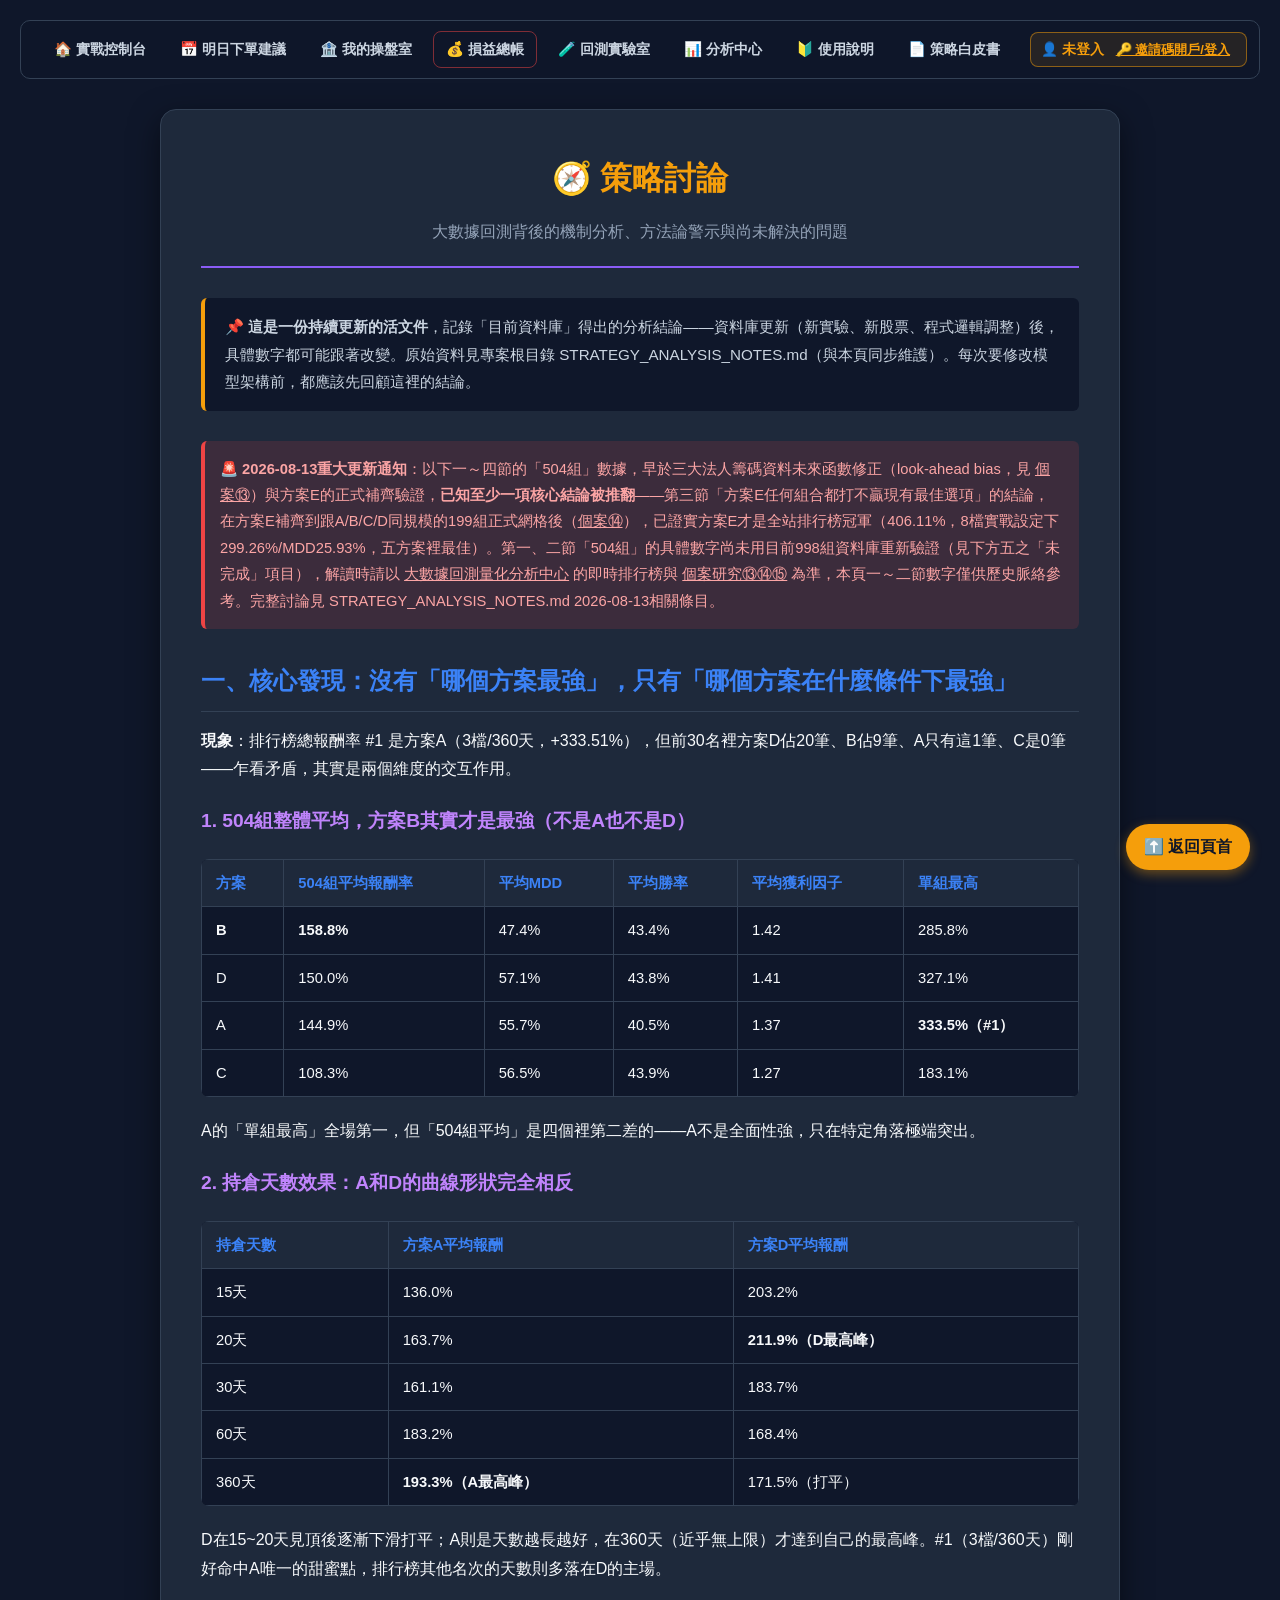
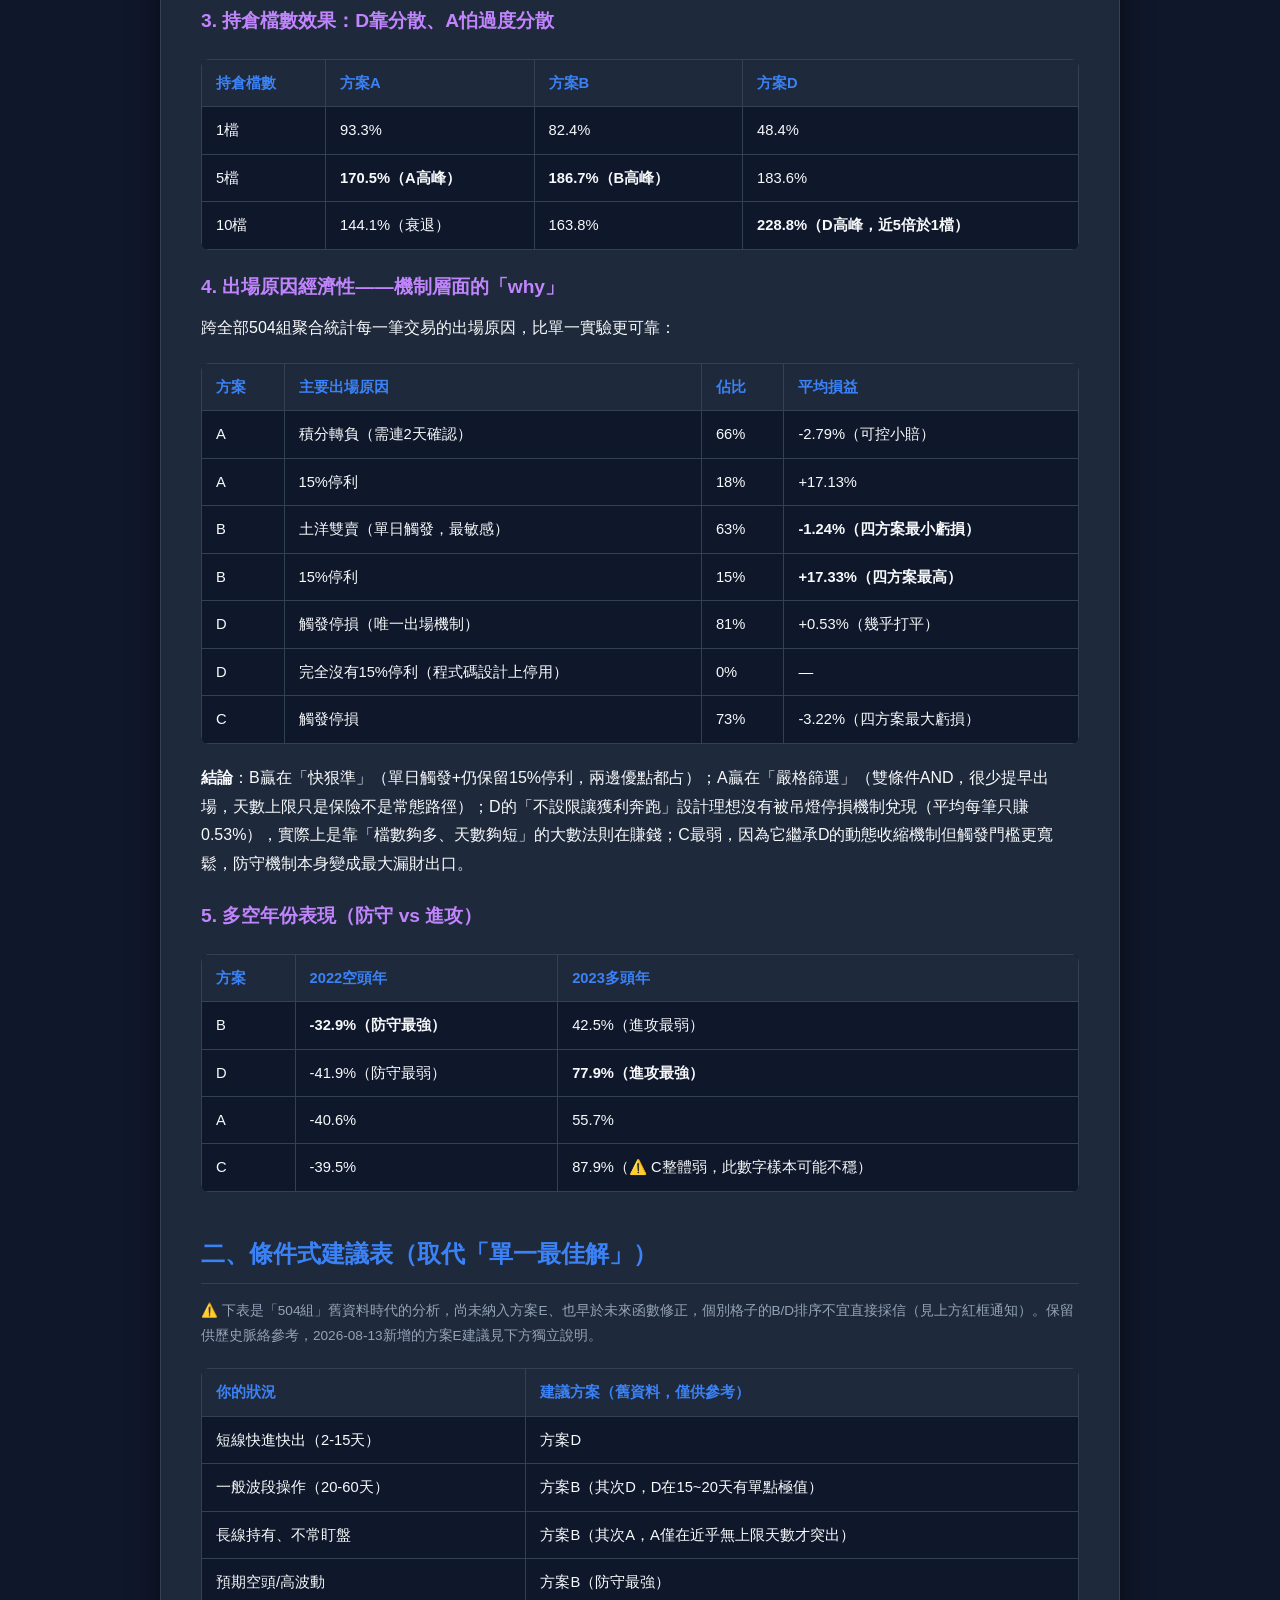
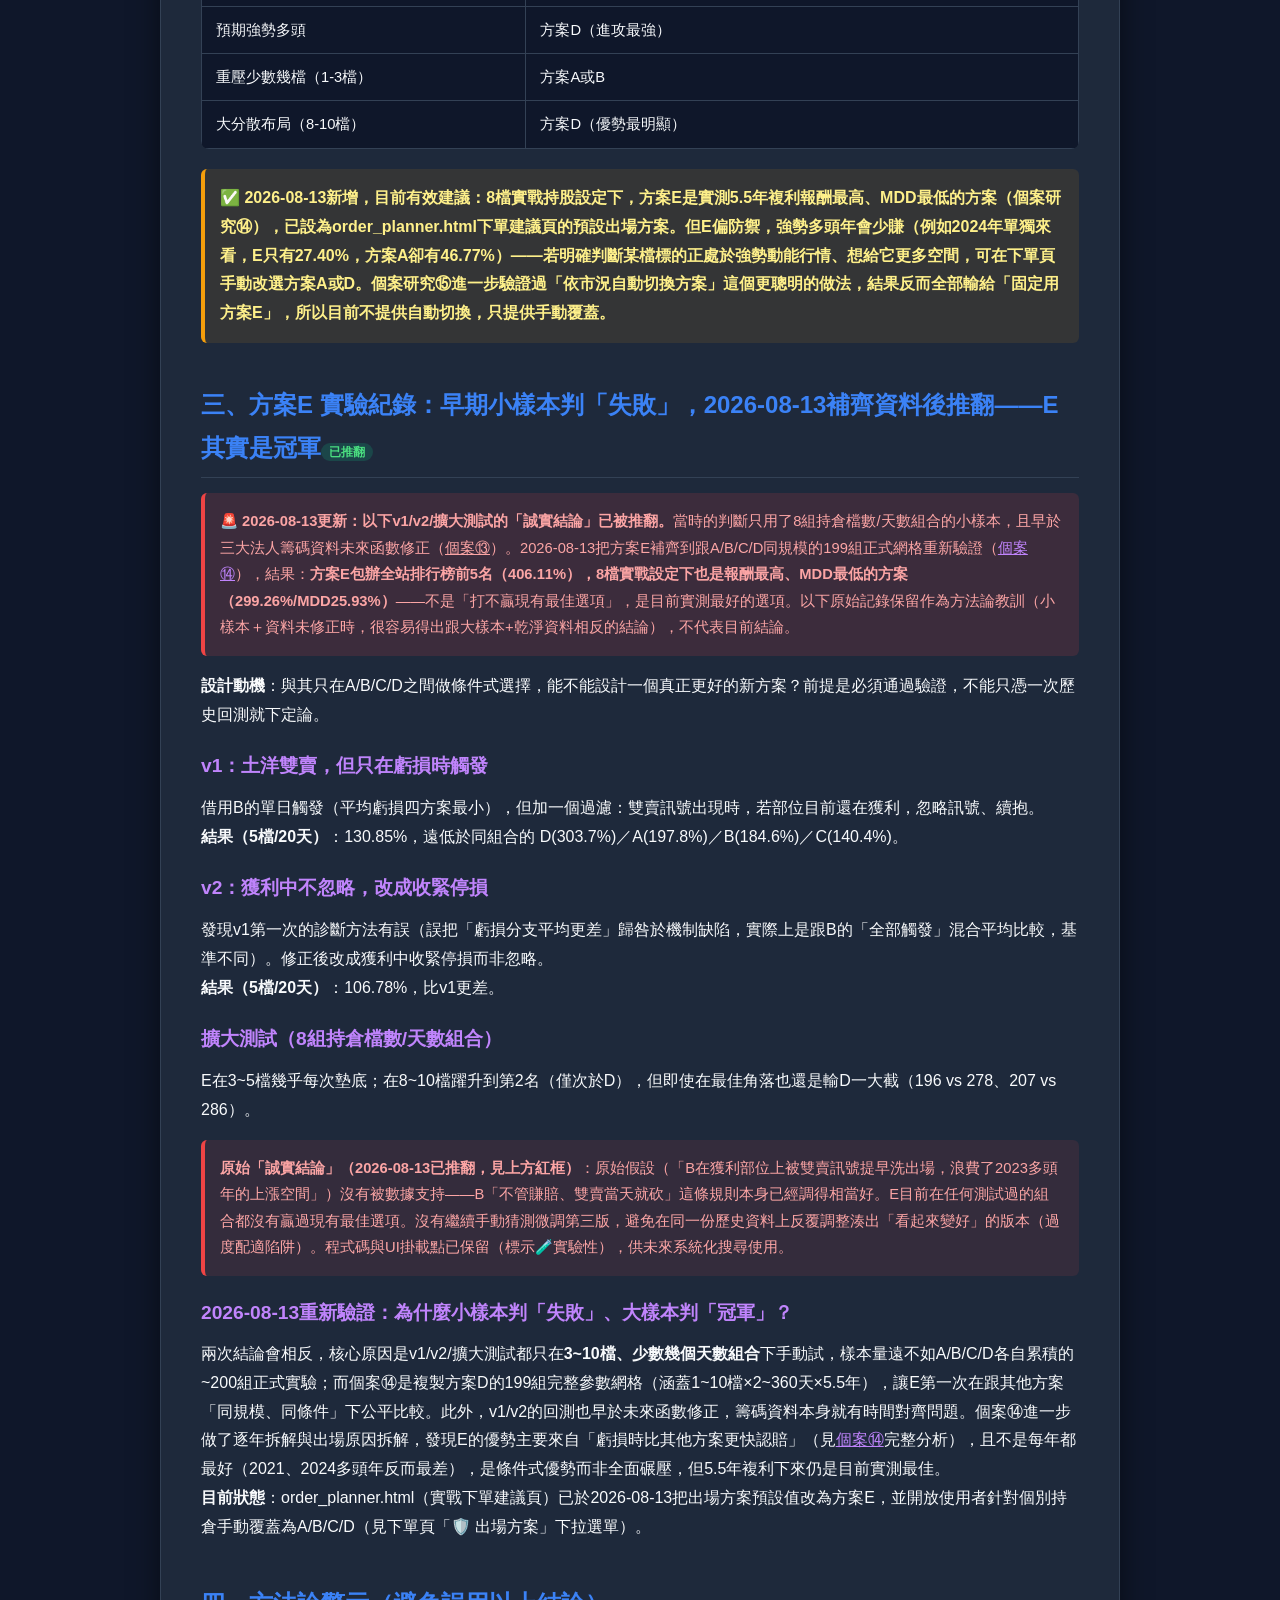
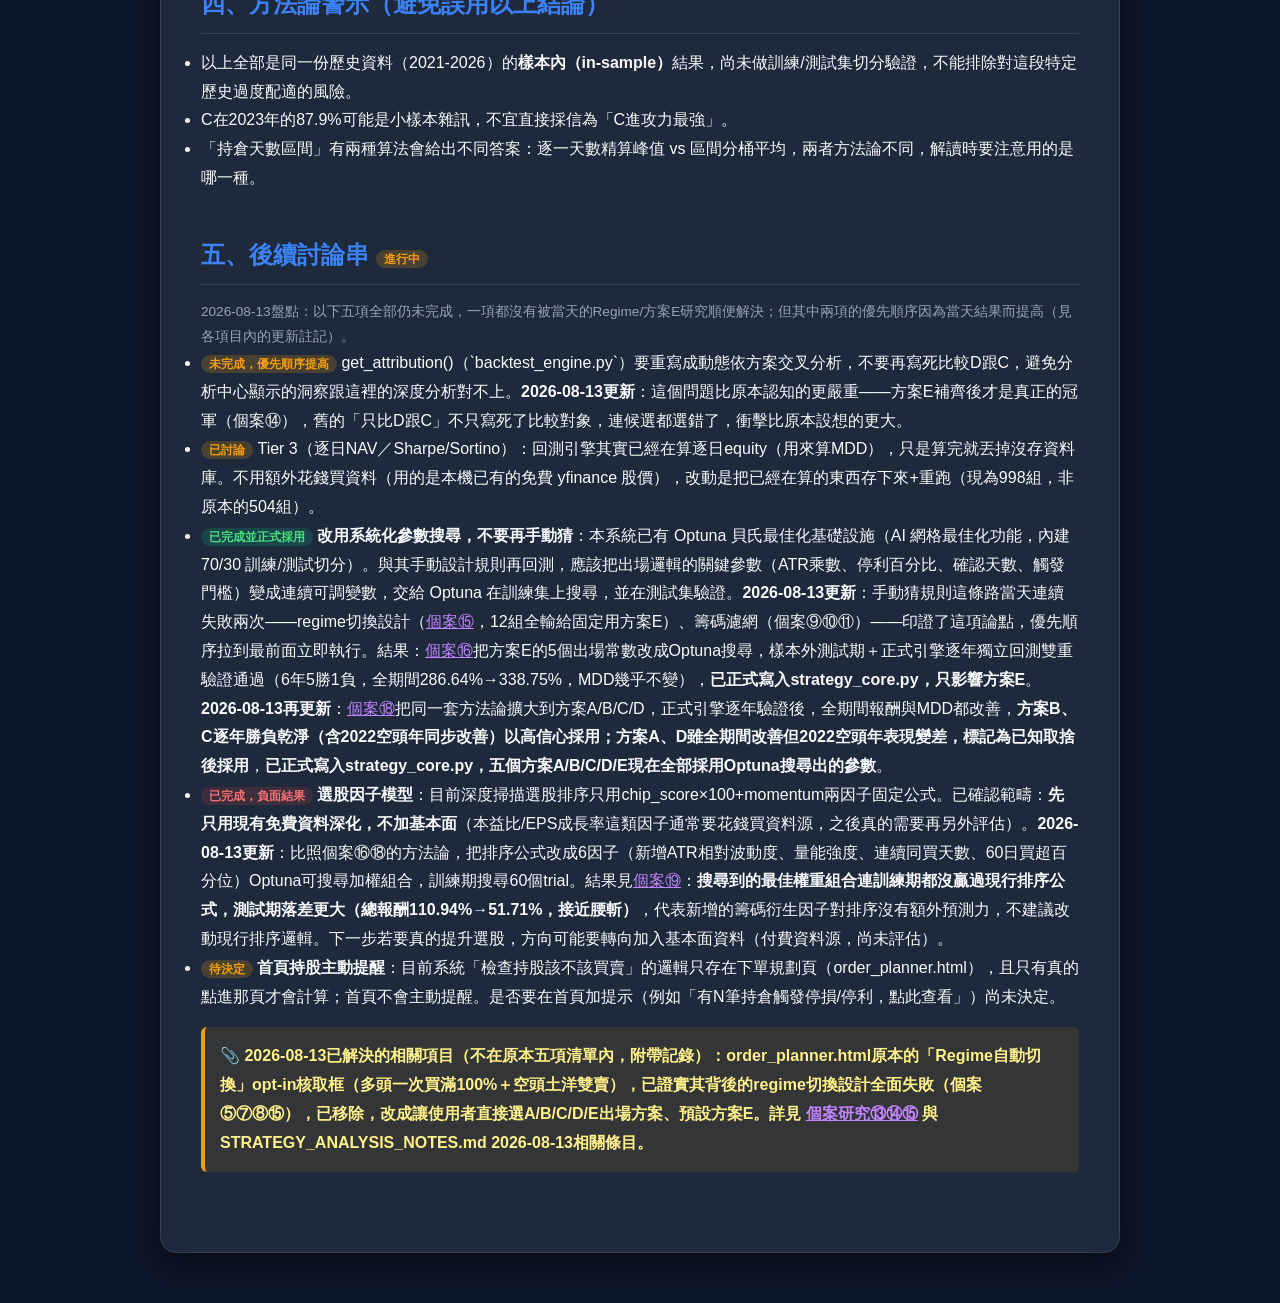
<file: strategy_discussion.html>
<!DOCTYPE html>
<html lang="zh-TW">
<head>
    <meta charset="UTF-8">
    <meta name="viewport" content="width=device-width, initial-scale=1.0">
    <title>策略討論 - AI概念股通用策略控制台</title>
    <link rel="stylesheet" href="style.css">
    <style>
        .doc-container {
            max-width: 960px;
            margin: 30px auto;
            background: #1e293b;
            border: 1px solid #334155;
            border-radius: 16px;
            padding: 40px;
            box-shadow: 0 10px 30px rgba(0, 0, 0, 0.5);
            color: #f8fafc;
            line-height: 1.8;
        }
        .doc-header {
            text-align: center;
            border-bottom: 2px solid var(--accent-purple);
            padding-bottom: 20px;
            margin-bottom: 30px;
        }
        .doc-header h1 {
            font-size: 2rem;
            color: #f59e0b;
            margin-bottom: 10px;
        }
        .doc-header p {
            color: #94a3b8;
            font-size: 1rem;
        }
        .meta-box {
            background: #0f172a;
            border-left: 4px solid #f59e0b;
            padding: 15px 20px;
            border-radius: 6px;
            margin-bottom: 30px;
            font-size: 0.95rem;
            color: #cbd5e1;
        }
        .doc-section {
            margin-bottom: 40px;
        }
        .doc-section h2 {
            font-size: 1.5rem;
            color: var(--accent-blue);
            border-bottom: 1px solid #334155;
            padding-bottom: 8px;
            margin-top: 30px;
            margin-bottom: 15px;
        }
        .doc-section h3 {
            font-size: 1.2rem;
            color: #c084fc;
            margin-top: 20px;
            margin-bottom: 10px;
        }
        .quote-box {
            background: rgba(245, 158, 11, 0.1);
            border-left: 4px solid #f59e0b;
            padding: 15px;
            border-radius: 6px;
            margin: 15px 0;
            font-weight: bold;
            color: #fef08a;
        }
        .warn-box {
            background: rgba(239, 68, 68, 0.1);
            border-left: 4px solid #ef4444;
            padding: 15px;
            border-radius: 6px;
            margin: 15px 0;
            color: #fca5a5;
            font-size: 0.92rem;
        }
        .doc-table {
            width: 100%;
            border-collapse: collapse;
            margin: 20px 0;
            background: #0f172a;
            border-radius: 8px;
            overflow: hidden;
            font-size: 0.92rem;
        }
        .doc-table th, .doc-table td {
            padding: 10px 14px;
            border: 1px solid #334155;
            text-align: left;
        }
        .doc-table th {
            background: #1e293b;
            color: var(--accent-blue);
            font-weight: bold;
        }
        .btn-top {
            position: fixed;
            bottom: 30px;
            right: 30px;
            background: #f59e0b;
            color: #0f172a;
            padding: 10px 18px;
            border-radius: 30px;
            font-weight: bold;
            text-decoration: none;
            box-shadow: 0 4px 12px rgba(245, 158, 11, 0.4);
            transition: transform 0.2s;
        }
        .btn-top:hover { transform: translateY(-3px); }
        .status-tag { font-size: 0.75rem; padding: 2px 8px; border-radius: 10px; font-weight: bold; }
        .status-open { background: rgba(245,158,11,0.2); color: #f59e0b; }
        .status-done { background: rgba(16,185,129,0.2); color: #4ade80; }
    </style>
</head>
<body>

<div class="doc-container">
    <div class="doc-header" style="position: relative;">
        <h1>🧭 策略討論</h1>
        <p>大數據回測背後的機制分析、方法論警示與尚未解決的問題</p>
    </div>

    <div class="meta-box">
        📌 <strong>這是一份持續更新的活文件</strong>，記錄「目前資料庫」得出的分析結論——資料庫更新（新實驗、新股票、程式邏輯調整）後，具體數字都可能跟著改變。原始資料見專案根目錄 <code>STRATEGY_ANALYSIS_NOTES.md</code>（與本頁同步維護）。每次要修改模型架構前，都應該先回顧這裡的結論。
    </div>

    <div class="warn-box" style="border-left-color:#ef4444; background:rgba(239,68,68,0.14);">
        🚨 <strong>2026-08-13重大更新通知</strong>：以下一～四節的「504組」數據，早於三大法人籌碼資料未來函數修正（look-ahead bias，見 <a href="case_studies.html#case13" style="color:#fca5a5; text-decoration:underline;">個案⑬</a>）與方案E的正式補齊驗證，<strong>已知至少一項核心結論被推翻</strong>——第三節「方案E任何組合都打不贏現有最佳選項」的結論，在方案E補齊到跟A/B/C/D同規模的199組正式網格後（<a href="case_studies.html#case14" style="color:#fca5a5; text-decoration:underline;">個案⑭</a>），已證實方案E才是全站排行榜冠軍（406.11%，8檔實戰設定下299.26%/MDD25.93%，五方案裡最佳）。第一、二節「504組」的具體數字尚未用目前998組資料庫重新驗證（見下方五之「未完成」項目），解讀時請以 <a href="analysis.html" style="color:#fca5a5; text-decoration:underline;">大數據回測量化分析中心</a> 的即時排行榜與 <a href="case_studies.html" style="color:#fca5a5; text-decoration:underline;">個案研究⑬⑭⑮</a> 為準，本頁一～二節數字僅供歷史脈絡參考。完整討論見 <code>STRATEGY_ANALYSIS_NOTES.md</code> 2026-08-13相關條目。
    </div>

    <!-- 一 -->
    <div class="doc-section">
        <h2>一、核心發現：沒有「哪個方案最強」，只有「哪個方案在什麼條件下最強」</h2>
        <p><strong>現象</strong>：排行榜總報酬率 #1 是方案A（3檔/360天，+333.51%），但前30名裡方案D佔20筆、B佔9筆、A只有這1筆、C是0筆——乍看矛盾，其實是兩個維度的交互作用。</p>

        <h3>1. 504組整體平均，方案B其實才是最強（不是A也不是D）</h3>
        <table class="doc-table">
            <thead><tr><th>方案</th><th>504組平均報酬率</th><th>平均MDD</th><th>平均勝率</th><th>平均獲利因子</th><th>單組最高</th></tr></thead>
            <tbody>
                <tr><td><strong>B</strong></td><td><strong>158.8%</strong></td><td>47.4%</td><td>43.4%</td><td>1.42</td><td>285.8%</td></tr>
                <tr><td>D</td><td>150.0%</td><td>57.1%</td><td>43.8%</td><td>1.41</td><td>327.1%</td></tr>
                <tr><td>A</td><td>144.9%</td><td>55.7%</td><td>40.5%</td><td>1.37</td><td><strong>333.5%（#1）</strong></td></tr>
                <tr><td>C</td><td>108.3%</td><td>56.5%</td><td>43.9%</td><td>1.27</td><td>183.1%</td></tr>
            </tbody>
        </table>
        <p>A的「單組最高」全場第一，但「504組平均」是四個裡第二差的——A不是全面性強，只在特定角落極端突出。</p>

        <h3>2. 持倉天數效果：A和D的曲線形狀完全相反</h3>
        <table class="doc-table">
            <thead><tr><th>持倉天數</th><th>方案A平均報酬</th><th>方案D平均報酬</th></tr></thead>
            <tbody>
                <tr><td>15天</td><td>136.0%</td><td>203.2%</td></tr>
                <tr><td>20天</td><td>163.7%</td><td><strong>211.9%（D最高峰）</strong></td></tr>
                <tr><td>30天</td><td>161.1%</td><td>183.7%</td></tr>
                <tr><td>60天</td><td>183.2%</td><td>168.4%</td></tr>
                <tr><td>360天</td><td><strong>193.3%（A最高峰）</strong></td><td>171.5%（打平）</td></tr>
            </tbody>
        </table>
        <p>D在15~20天見頂後逐漸下滑打平；A則是天數越長越好，在360天（近乎無上限）才達到自己的最高峰。#1（3檔/360天）剛好命中A唯一的甜蜜點，排行榜其他名次的天數則多落在D的主場。</p>

        <h3>3. 持倉檔數效果：D靠分散、A怕過度分散</h3>
        <table class="doc-table">
            <thead><tr><th>持倉檔數</th><th>方案A</th><th>方案B</th><th>方案D</th></tr></thead>
            <tbody>
                <tr><td>1檔</td><td>93.3%</td><td>82.4%</td><td>48.4%</td></tr>
                <tr><td>5檔</td><td><strong>170.5%（A高峰）</strong></td><td><strong>186.7%（B高峰）</strong></td><td>183.6%</td></tr>
                <tr><td>10檔</td><td>144.1%（衰退）</td><td>163.8%</td><td><strong>228.8%（D高峰，近5倍於1檔）</strong></td></tr>
            </tbody>
        </table>

        <h3>4. 出場原因經濟性——機制層面的「why」</h3>
        <p>跨全部504組聚合統計每一筆交易的出場原因，比單一實驗更可靠：</p>
        <table class="doc-table">
            <thead><tr><th>方案</th><th>主要出場原因</th><th>佔比</th><th>平均損益</th></tr></thead>
            <tbody>
                <tr><td>A</td><td>積分轉負（需連2天確認）</td><td>66%</td><td>-2.79%（可控小賠）</td></tr>
                <tr><td>A</td><td>15%停利</td><td>18%</td><td>+17.13%</td></tr>
                <tr><td>B</td><td>土洋雙賣（單日觸發，最敏感）</td><td>63%</td><td><strong>-1.24%（四方案最小虧損）</strong></td></tr>
                <tr><td>B</td><td>15%停利</td><td>15%</td><td><strong>+17.33%（四方案最高）</strong></td></tr>
                <tr><td>D</td><td>觸發停損（唯一出場機制）</td><td>81%</td><td>+0.53%（幾乎打平）</td></tr>
                <tr><td>D</td><td>完全沒有15%停利（程式碼設計上停用）</td><td>0%</td><td>—</td></tr>
                <tr><td>C</td><td>觸發停損</td><td>73%</td><td>-3.22%（四方案最大虧損）</td></tr>
            </tbody>
        </table>
        <p><strong>結論</strong>：B贏在「快狠準」（單日觸發+仍保留15%停利，兩邊優點都占）；A贏在「嚴格篩選」（雙條件AND，很少提早出場，天數上限只是保險不是常態路徑）；D的「不設限讓獲利奔跑」設計理想沒有被吊燈停損機制兌現（平均每筆只賺0.53%），實際上是靠「檔數夠多、天數夠短」的大數法則在賺錢；C最弱，因為它繼承D的動態收縮機制但觸發門檻更寬鬆，防守機制本身變成最大漏財出口。</p>

        <h3>5. 多空年份表現（防守 vs 進攻）</h3>
        <table class="doc-table">
            <thead><tr><th>方案</th><th>2022空頭年</th><th>2023多頭年</th></tr></thead>
            <tbody>
                <tr><td>B</td><td><strong>-32.9%（防守最強）</strong></td><td>42.5%（進攻最弱）</td></tr>
                <tr><td>D</td><td>-41.9%（防守最弱）</td><td><strong>77.9%（進攻最強）</strong></td></tr>
                <tr><td>A</td><td>-40.6%</td><td>55.7%</td></tr>
                <tr><td>C</td><td>-39.5%</td><td>87.9%（⚠️ C整體弱，此數字樣本可能不穩）</td></tr>
            </tbody>
        </table>
    </div>

    <!-- 二 -->
    <div class="doc-section">
        <h2>二、條件式建議表（取代「單一最佳解」）</h2>
        <p style="color:#94a3b8; font-size:0.85rem;">⚠️ 下表是「504組」舊資料時代的分析，尚未納入方案E、也早於未來函數修正，個別格子的B/D排序不宜直接採信（見上方紅框通知）。保留供歷史脈絡參考，2026-08-13新增的方案E建議見下方獨立說明。</p>
        <table class="doc-table">
            <thead><tr><th>你的狀況</th><th>建議方案（舊資料，僅供參考）</th></tr></thead>
            <tbody>
                <tr><td>短線快進快出（2-15天）</td><td>方案D</td></tr>
                <tr><td>一般波段操作（20-60天）</td><td>方案B（其次D，D在15~20天有單點極值）</td></tr>
                <tr><td>長線持有、不常盯盤</td><td>方案B（其次A，A僅在近乎無上限天數才突出）</td></tr>
                <tr><td>預期空頭/高波動</td><td>方案B（防守最強）</td></tr>
                <tr><td>預期強勢多頭</td><td>方案D（進攻最強）</td></tr>
                <tr><td>重壓少數幾檔（1-3檔）</td><td>方案A或B</td></tr>
                <tr><td>大分散布局（8-10檔）</td><td>方案D（優勢最明顯）</td></tr>
            </tbody>
        </table>
        <div class="quote-box" style="margin-top:16px;">
            ✅ <strong>2026-08-13新增，目前有效建議</strong>：8檔實戰持股設定下，方案E是實測5.5年複利報酬最高、MDD最低的方案（個案研究⑭），已設為<code>order_planner.html</code>下單建議頁的預設出場方案。<strong>但E偏防禦，強勢多頭年會少賺</strong>（例如2024年單獨來看，E只有27.40%，方案A卻有46.77%）——若明確判斷某檔標的正處於強勢動能行情、想給它更多空間，可在下單頁手動改選方案A或D。個案研究⑮進一步驗證過「依市況自動切換方案」這個更聰明的做法，結果反而全部輸給「固定用方案E」，所以目前不提供自動切換，只提供手動覆蓋。
        </div>
    </div>

    <!-- 三 -->
    <div class="doc-section">
        <h2>三、方案E 實驗紀錄：早期小樣本判「失敗」，2026-08-13補齊資料後推翻——E其實是冠軍<span class="status-tag" style="background:rgba(16,185,129,0.2); color:#4ade80;">已推翻</span></h2>
        <div class="warn-box" style="border-left-color:#ef4444; background:rgba(239,68,68,0.14); margin-bottom:16px;">
            🚨 <strong>2026-08-13更新：以下v1/v2/擴大測試的「誠實結論」已被推翻。</strong>當時的判斷只用了8組持倉檔數/天數組合的小樣本，且早於三大法人籌碼資料未來函數修正（<a href="case_studies.html#case13" style="color:#fca5a5; text-decoration:underline;">個案⑬</a>）。2026-08-13把方案E補齊到跟A/B/C/D同規模的199組正式網格重新驗證（<a href="case_studies.html#case14" style="color:#c084fc;">個案⑭</a>），結果：<strong>方案E包辦全站排行榜前5名（406.11%），8檔實戰設定下也是報酬最高、MDD最低的方案（299.26%/MDD25.93%）</strong>——不是「打不贏現有最佳選項」，是目前實測最好的選項。以下原始記錄保留作為方法論教訓（小樣本＋資料未修正時，很容易得出跟大樣本+乾淨資料相反的結論），不代表目前結論。
        </div>
        <p><strong>設計動機</strong>：與其只在A/B/C/D之間做條件式選擇，能不能設計一個真正更好的新方案？前提是必須通過驗證，不能只憑一次歷史回測就下定論。</p>

        <h3>v1：土洋雙賣，但只在虧損時觸發</h3>
        <p>借用B的單日觸發（平均虧損四方案最小），但加一個過濾：雙賣訊號出現時，若部位目前還在獲利，忽略訊號、續抱。<br>
        <strong>結果（5檔/20天）</strong>：130.85%，遠低於同組合的 D(303.7%)／A(197.8%)／B(184.6%)／C(140.4%)。</p>

        <h3>v2：獲利中不忽略，改成收緊停損</h3>
        <p>發現v1第一次的診斷方法有誤（誤把「虧損分支平均更差」歸咎於機制缺陷，實際上是跟B的「全部觸發」混合平均比較，基準不同）。修正後改成獲利中收緊停損而非忽略。<br>
        <strong>結果（5檔/20天）</strong>：106.78%，比v1更差。</p>

        <h3>擴大測試（8組持倉檔數/天數組合）</h3>
        <p>E在3~5檔幾乎每次墊底；在8~10檔躍升到第2名（僅次於D），但即使在最佳角落也還是輸D一大截（196 vs 278、207 vs 286）。</p>

        <div class="warn-box">
            <strong>原始「誠實結論」（2026-08-13已推翻，見上方紅框）</strong>：原始假設（「B在獲利部位上被雙賣訊號提早洗出場，浪費了2023多頭年的上漲空間」）沒有被數據支持——B「不管賺賠、雙賣當天就砍」這條規則本身已經調得相當好。E目前在任何測試過的組合都沒有贏過現有最佳選項。沒有繼續手動猜測微調第三版，避免在同一份歷史資料上反覆調整湊出「看起來變好」的版本（過度配適陷阱）。程式碼與UI掛載點已保留（標示🧪實驗性），供未來系統化搜尋使用。
        </div>

        <h3>2026-08-13重新驗證：為什麼小樣本判「失敗」、大樣本判「冠軍」？</h3>
        <p>兩次結論會相反，核心原因是v1/v2/擴大測試都只在<strong>3~10檔、少數幾個天數組合</strong>下手動試，樣本量遠不如A/B/C/D各自累積的~200組正式實驗；而個案⑭是複製方案D的199組完整參數網格（涵蓋1~10檔×2~360天×5.5年），讓E第一次在跟其他方案「同規模、同條件」下公平比較。此外，v1/v2的回測也早於未來函數修正，籌碼資料本身就有時間對齊問題。個案⑭進一步做了逐年拆解與出場原因拆解，發現E的優勢主要來自「虧損時比其他方案更快認賠」（見<a href="case_studies.html#case14" style="color:#c084fc;">個案⑭</a>完整分析），且不是每年都最好（2021、2024多頭年反而最差），是條件式優勢而非全面碾壓，但5.5年複利下來仍是目前實測最佳。</p>
        <p><strong>目前狀態</strong>：<code>order_planner.html</code>（實戰下單建議頁）已於2026-08-13把出場方案預設值改為方案E，並開放使用者針對個別持倉手動覆蓋為A/B/C/D（見下單頁「🛡️ 出場方案」下拉選單）。</p>
    </div>

    <!-- 四 -->
    <div class="doc-section">
        <h2>四、方法論警示（避免誤用以上結論）</h2>
        <ul>
            <li>以上全部是同一份歷史資料（2021-2026）的<strong>樣本內（in-sample）</strong>結果，尚未做訓練/測試集切分驗證，不能排除對這段特定歷史過度配適的風險。</li>
            <li>C在2023年的87.9%可能是小樣本雜訊，不宜直接採信為「C進攻力最強」。</li>
            <li>「持倉天數區間」有兩種算法會給出不同答案：逐一天數精算峰值 vs 區間分桶平均，兩者方法論不同，解讀時要注意用的是哪一種。</li>
        </ul>
    </div>

    <!-- 五 -->
    <div class="doc-section">
        <h2>五、後續討論串 <span class="status-tag status-open">進行中</span></h2>
        <p style="color:#94a3b8; font-size:0.85rem;">2026-08-13盤點：以下五項全部仍未完成，一項都沒有被當天的Regime/方案E研究順便解決；但其中兩項的優先順序因為當天結果而提高（見各項目內的更新註記）。</p>
        <ul>
            <li><span class="status-tag status-open">未完成，優先順序提高</span> <code>get_attribution()</code>（`backtest_engine.py`）要重寫成動態依方案交叉分析，不要再寫死比較D跟C，避免分析中心顯示的洞察跟這裡的深度分析對不上。<strong>2026-08-13更新</strong>：這個問題比原本認知的更嚴重——方案E補齊後才是真正的冠軍（個案⑭），舊的「只比D跟C」不只寫死了比較對象，連候選都選錯了，衝擊比原本設想的更大。</li>
            <li><span class="status-tag status-open">已討論</span> Tier 3（逐日NAV／Sharpe/Sortino）：回測引擎其實已經在算逐日equity（用來算MDD），只是算完就丟掉沒存資料庫。不用額外花錢買資料（用的是本機已有的免費 yfinance 股價），改動是把已經在算的東西存下來+重跑（現為998組，非原本的504組）。</li>
            <li><span class="status-tag" style="background:rgba(16,185,129,0.2); color:#4ade80;">已完成並正式採用</span> <strong>改用系統化參數搜尋，不要再手動猜</strong>：本系統已有 Optuna 貝氏最佳化基礎設施（AI 網格最佳化功能，內建 70/30 訓練/測試切分）。與其手動設計規則再回測，應該把出場邏輯的關鍵參數（ATR乘數、停利百分比、確認天數、觸發門檻）變成連續可調變數，交給 Optuna 在訓練集上搜尋，並在測試集驗證。<strong>2026-08-13更新</strong>：手動猜規則這條路當天連續失敗兩次——regime切換設計（<a href="case_studies.html#case15" style="color:#c084fc;">個案⑮</a>，12組全輸給固定用方案E）、籌碼濾網（個案⑨⑩⑪）——印證了這項論點，優先順序拉到最前面立即執行。結果：<a href="case_studies.html#case16" style="color:#c084fc;">個案⑯</a>把方案E的5個出場常數改成Optuna搜尋，樣本外測試期＋正式引擎逐年獨立回測雙重驗證通過（6年5勝1負，全期間286.64%→338.75%，MDD幾乎不變），<strong>已正式寫入<code>strategy_core.py</code>，只影響方案E</strong>。<strong>2026-08-13再更新</strong>：<a href="case_studies.html#case18" style="color:#c084fc;">個案⑱</a>把同一套方法論擴大到方案A/B/C/D，正式引擎逐年驗證後，全期間報酬與MDD都改善，<strong>方案B、C逐年勝負乾淨（含2022空頭年同步改善）以高信心採用；方案A、D雖全期間改善但2022空頭年表現變差，標記為已知取捨後採用</strong>，<strong>已正式寫入<code>strategy_core.py</code>，五個方案A/B/C/D/E現在全部採用Optuna搜尋出的參數</strong>。</li>
            <li><span class="status-tag" style="background:rgba(239,68,68,0.15); color:#f87171;">已完成，負面結果</span> <strong>選股因子模型</strong>：目前深度掃描選股排序只用<code>chip_score×100+momentum</code>兩因子固定公式。已確認範疇：<strong>先只用現有免費資料深化，不加基本面</strong>（本益比/EPS成長率這類因子通常要花錢買資料源，之後真的需要再另外評估）。<strong>2026-08-13更新</strong>：比照個案⑯⑱的方法論，把排序公式改成6因子（新增ATR相對波動度、量能強度、連續同買天數、60日買超百分位）Optuna可搜尋加權組合，訓練期搜尋60個trial。結果見<a href="case_studies.html#case19" style="color:#c084fc;">個案⑲</a>：<strong>搜尋到的最佳權重組合連訓練期都沒贏過現行排序公式，測試期落差更大（總報酬110.94%→51.71%，接近腰斬）</strong>，代表新增的籌碼衍生因子對排序沒有額外預測力，不建議改動現行排序邏輯。下一步若要真的提升選股，方向可能要轉向加入基本面資料（付費資料源，尚未評估）。</li>
            <li><span class="status-tag status-open">待決定</span> <strong>首頁持股主動提醒</strong>：目前系統「檢查持股該不該買賣」的邏輯只存在下單規劃頁（order_planner.html），且只有真的點進那頁才會計算；首頁不會主動提醒。是否要在首頁加提示（例如「有N筆持倉觸發停損/停利，點此查看」）尚未決定。</li>
        </ul>
        <div class="quote-box" style="margin-top:16px;">
            📎 <strong>2026-08-13已解決的相關項目（不在原本五項清單內，附帶記錄）</strong>：<code>order_planner.html</code>原本的「Regime自動切換」opt-in核取框（多頭一次買滿100%＋空頭土洋雙賣），已證實其背後的regime切換設計全面失敗（個案⑤⑦⑧⑮），已移除，改成讓使用者直接選A/B/C/D/E出場方案、預設方案E。詳見 <a href="case_studies.html" style="color:#c084fc;">個案研究⑬⑭⑮</a> 與 <code>STRATEGY_ANALYSIS_NOTES.md</code> 2026-08-13相關條目。
        </div>
    </div>
</div>

<a href="#" class="btn-top">⬆️ 返回頁首</a>

<script src="top_nav.js"></script>
</body>
</html>
</file>
<file: style.css>
:root {
    --bg-color: #0f172a; --card-bg: #1e293b; --border-color: #334155;
    --text-main: #f8fafc; --text-sub: #94a3b8;
    --accent-green: #ef4444; /* 台股習慣：紅漲/紅買 */
    --accent-red: #10b981;   /* 台股習慣：綠跌/綠賣 */
    --accent-blue: #3b82f6; --accent-yellow: #f59e0b; --accent-purple: #8b5cf6;
    --sell-border: #ea580c; --sell-accent: #0d9488;
}
* { box-sizing: border-box; margin: 0; padding: 0; font-family: -apple-system, sans-serif; }
body { background-color: var(--bg-color); color: var(--text-main); padding: 20px; line-height: 1.6; }
.container { max-width: 1400px; margin: 0 auto; }
header { text-align: center; margin-bottom: 25px; padding-bottom: 20px; border-bottom: 1px solid var(--border-color); }
header h1 { font-size: 2rem; color: var(--text-main); margin-bottom: 8px; }
header p { color: var(--text-sub); font-size: 0.95rem; }

.standalone-search-card { background: linear-gradient(135deg, rgba(30, 58, 138, 0.4) 0%, rgba(15, 23, 42, 1) 100%); border: 2px solid var(--accent-blue); border-radius: 12px; padding: 20px; margin-bottom: 25px; box-shadow: 0 4px 16px rgba(59, 130, 246, 0.25); }
.search-card { background: linear-gradient(135deg, rgba(67, 20, 7, 0.3) 0%, rgba(15, 23, 42, 1) 100%); border: 1px solid var(--sell-border); border-radius: 12px; padding: 20px; margin-bottom: 30px; box-shadow: 0 4px 16px rgba(234, 88, 12, 0.25); }
.sell-section { background: linear-gradient(135deg, rgba(30, 41, 59, 1) 0%, rgba(15, 23, 42, 1) 100%); border: 1px solid var(--accent-purple); border-radius: 12px; padding: 20px; margin-bottom: 30px; box-shadow: 0 4px 12px rgba(139, 92, 246, 0.15); }

.search-header { display: flex; justify-content: space-between; align-items: center; flex-wrap: wrap; gap: 16px; }
.search-title { font-size: 1.2rem; color: var(--sell-border); font-weight: bold; }
.sell-title { font-size: 1.2rem; color: var(--accent-purple); font-weight: bold; }
.search-controls { display: flex; align-items: center; gap: 12px; flex-wrap: wrap; }

.count-setting { display: flex; align-items: center; gap: 8px; background-color: var(--bg-color); padding: 6px 12px; border-radius: 8px; border: 1px solid var(--border-color); font-size: 0.9rem; }
.count-setting input[type="number"] { 
    background: #1e293b; border: 1px solid var(--border-color); color: var(--accent-purple); 
    font-weight: bold; font-size: 1.1rem; width: 85px; padding: 4px; padding-left: 10px; border-radius: 4px; outline: none;
    -webkit-appearance: auto !important; appearance: auto !important;
}
.count-setting input[type="text"] {
    background: #1e293b; border: 1px solid var(--border-color); color: var(--text-main);
    font-size: 1rem; padding: 6px 12px; border-radius: 6px; outline: none;
}
.sell-count-input { color: var(--sell-border) !important; }
.discount-setting input { color: var(--accent-yellow) !important; }

.price-select {
    background: #1e293b; border: 1px solid var(--border-color); color: var(--text-main);
    padding: 5px 8px; border-radius: 6px; font-size: 0.9rem; outline: none; cursor: pointer;
}
.price-select-sell { border-color: var(--sell-border); color: var(--sell-border); }

.sort-note { margin-top: 10px; font-size: 0.85rem; color: var(--text-sub); }

.btn-blue { background-color: var(--accent-blue); color: #fff; border: none; padding: 8px 18px; border-radius: 8px; font-weight: bold; cursor: pointer; transition: all 0.2s; }
.btn-blue:hover { background-color: #2563eb; }
.btn-search { background-color: var(--accent-purple); color: #fff; border: none; padding: 10px 20px; border-radius: 8px; font-weight: bold; cursor: pointer; transition: all 0.2s; }
.btn-search:hover { background-color: #7c3aed; }
.btn-sell-scan { background-color: var(--sell-border); color: #fff; border: none; padding: 10px 20px; border-radius: 8px; font-weight: bold; cursor: pointer; transition: all 0.2s; }
.btn-sell-scan:hover { background-color: #c2410c; }

.btn-radar { background-color: #ea580c; color: #fff; border: none; padding: 10px 20px; border-radius: 8px; font-weight: bold; cursor: pointer; transition: all 0.2s; }
.btn-radar:hover { background-color: #c2410c; }
.btn-radar:disabled { background-color: #475569; cursor: not-allowed; }

.section-title { font-size: 1.5rem; color: var(--text-main); margin: 30px 0 15px 0; padding-bottom: 10px; border-bottom: 2px solid var(--border-color); }

.stocks-grid { display: grid; grid-template-columns: repeat(auto-fit, minmax(350px, 1fr)); gap: 20px; margin-bottom: 35px; }
.stock-card { background-color: var(--card-bg); border: 1px solid var(--border-color); border-radius: 12px; padding: 18px; position: relative; display: flex; flex-direction: column; gap: 12px; }
.sell-card { border: 1px dashed var(--sell-accent); }

.rank-badge { position: absolute; top: 10px; right: 10px; background-color: rgba(59, 130, 246, 0.2); color: var(--accent-blue); font-size: 0.75rem; padding: 2px 8px; border-radius: 10px; border: 1px solid rgba(59, 130, 246, 0.3); }
.sell-badge { position: absolute; top: 10px; right: 10px; background-color: rgba(13, 148, 136, 0.2); color: var(--sell-accent); font-size: 0.75rem; padding: 2px 8px; border-radius: 10px; border: 1px solid rgba(13, 148, 136, 0.3); }

.stock-header { display: flex; flex-direction: column; gap: 6px; border-bottom: 1px solid var(--border-color); padding-bottom: 10px; margin-top: 10px; }
.stock-name-input { background: transparent; border: none; color: var(--text-main); font-size: 1.15rem; font-weight: bold; outline: none; width: 100%; }

.real-data-bar { display: flex; gap: 10px; font-size: 0.8rem; color: var(--text-sub); align-items: center; }
.live-price { color: var(--accent-green); font-weight: bold; font-size: 0.9rem; background: rgba(239, 68, 68, 0.1); padding: 2px 6px; border-radius: 4px; }

.signal-tag { font-size: 0.75rem; padding: 3px 8px; border-radius: 12px; width: fit-content; }
.sig-right { background-color: rgba(239, 68, 68, 0.2); color: var(--accent-green); border: 1px solid var(--accent-green); }
.sig-s1 { background-color: rgba(245, 158, 11, 0.2); color: var(--accent-yellow); border: 1px solid var(--accent-yellow); }
.sig-s2 { background-color: rgba(59, 130, 246, 0.2); color: var(--accent-blue); border: 1px solid var(--accent-blue); }
.sig-loss { background-color: rgba(239, 68, 68, 0.15); color: var(--accent-red); border: 1px solid var(--accent-red); }
.sig-profit { background-color: rgba(16, 185, 129, 0.15); color: var(--accent-green); border: 1px solid var(--accent-green); }
.sig-neutral { background-color: rgba(148, 163, 184, 0.15); color: var(--text-sub); border: 1px solid var(--border-color); }
.sell-signal-tag { font-size: 0.8rem; padding: 4px 8px; border-radius: 6px; width: fit-content; background-color: rgba(234, 88, 12, 0.2); color: var(--sell-border); border: 1px solid var(--sell-border); font-weight: bold; }

.inputs-container { display: grid; grid-template-columns: 1fr 1fr; gap: 10px; }
.input-box { display: flex; flex-direction: column; gap: 4px; }
.input-box label { font-size: 0.7rem; color: var(--text-sub); }
.input-box input, .input-box textarea { background-color: var(--bg-color); border: 1px solid var(--border-color); color: var(--text-main); padding: 6px 6px; border-radius: 6px; font-size: 0.85rem; width: 100%; outline: none; }
.input-box textarea { resize: vertical; min-height: 40px; }

.card-results { background-color: rgba(15, 23, 42, 0.6); border-radius: 8px; padding: 10px; display: flex; flex-direction: column; gap: 6px; font-size: 0.8rem; border: 1px dashed var(--border-color); }
.res-row { display: flex; justify-content: space-between; align-items: center; }
.val-red { color: var(--accent-red); font-weight: bold; }
.val-green { color: var(--accent-green); font-weight: bold; }
.val-yellow { color: var(--accent-yellow); font-weight: bold; }

.btn-add { background-color: rgba(59, 130, 246, 0.2); border: 1px solid var(--accent-blue); color: var(--accent-blue); padding: 8px; border-radius: 6px; font-size: 0.85rem; cursor: pointer; transition: all 0.2s; margin-top: 5px; font-weight: bold; }
.btn-save-note { background-color: rgba(16, 185, 129, 0.2); border: 1px solid var(--accent-red); color: var(--accent-red); padding: 4px 8px; border-radius: 4px; font-size: 0.8rem; cursor: pointer; transition: all 0.2s; margin-top: 5px; font-weight: bold; }

.portfolio-section { background: linear-gradient(135deg, rgba(30, 41, 59, 1) 0%, rgba(15, 23, 42, 1) 100%); border: 1px solid var(--accent-blue); border-radius: 12px; padding: 20px; margin-bottom: 30px; }
.empty-msg { text-align: center; color: var(--text-sub); font-size: 0.95rem; padding: 20px; }
.pnl-panel { display: flex; justify-content: space-between; align-items: center; font-size: 0.9rem; margin-top: 5px; padding: 12px; background: rgba(0,0,0,0.4); border-radius: 8px; border: 1px solid var(--border-color); }
.pnl-col { display: flex; flex-direction: column; gap: 6px; }

.alert-box { margin-top: 10px; padding: 10px; border-radius: 6px; font-weight: bold; font-size: 0.9rem; text-align: center; }
.alert-safe { background-color: rgba(59, 130, 246, 0.2); color: var(--accent-blue); border: 1px solid var(--accent-blue); }
.alert-danger { background-color: rgba(16, 185, 129, 0.2); color: var(--accent-red); border: 1px solid var(--accent-red); } 
.alert-profit { background-color: rgba(239, 68, 68, 0.2); color: var(--accent-green); border: 1px solid var(--accent-green); } 
.alert-warning { background-color: rgba(245, 158, 11, 0.2); color: var(--accent-yellow); border: 1px solid var(--accent-yellow); }
.alert-mock { background-color: rgba(234, 88, 12, 0.2); color: var(--sell-border); border: 1px solid var(--sell-border); margin-top: 5px;}
.btn-remove { position: absolute; top: 10px; right: 10px; background: transparent; border: 1px solid var(--text-sub); color: var(--text-sub); cursor: pointer; border-radius: 4px; padding: 2px 6px; font-size: 0.75rem;}

/* 顯眼提醒橫幅：實心底色反白，用於「模型驗證訊號」「跳空警示」這類需要使用者第一眼看到的
   狀態提醒 (不管是「無需動作」還是「需要動作」都要夠搶眼，不能因為是安全狀態就做成不起眼的淡色框) */
.status-banner { padding: 14px 18px; border-radius: 10px; font-weight: bold; box-shadow: 0 4px 14px rgba(0, 0, 0, 0.25); margin-bottom: 12px; text-align: left; }
.status-banner-safe { background: #10b981; color: #ffffff; }
.status-banner-danger { background: #ef4444; color: #ffffff; }
.status-banner-warning { background: #f59e0b; color: #1e1b16; }
.status-banner-neutral { background: #475569; color: #ffffff; }
.status-banner a { color: #ffffff; }
.status-banner-sm { padding: 10px 14px; font-size: 0.85rem; border-radius: 8px; box-shadow: none; margin: 10px 0; }

.portfolio-grid { display: grid; grid-template-columns: 1fr; gap: 20px; margin-bottom: 35px; } 
.charts-container { display: flex; flex-wrap: wrap; gap: 20px; margin-top: 15px; padding-top: 15px; border-top: 1px dashed var(--border-color); }
.chart-wrapper { flex: 1; min-width: 30%; background: #0f172a; padding: 20px; border-radius: 8px; border: 1px solid var(--border-color); }
.chart-wrapper h4 { color: #e2e8f0; font-size: 1.1rem; margin-bottom: 15px; text-align: left; }
.chart-canvas-container { width: 100%; height: 250px; margin-bottom: 15px; }

.data-table { width: 100%; border-collapse: collapse; font-size: 0.85rem; text-align: center; background-color: #1e293b; }
.data-table thead { background-color: #1e3a8a; color: #f8fafc; }
.data-table th, .data-table td { padding: 10px 8px; border-bottom: 1px solid var(--border-color); }
.data-table th { font-weight: bold; }

.val-up { color: #ef4444; font-weight: bold; } 
.val-down { color: #10b981; font-weight: bold; } 
.val-neutral { color: #f8fafc; }

.ranking-grid { display: grid; grid-template-columns: repeat(auto-fit, minmax(320px, 1fr)); gap: 15px; }
.rank-box { background: rgba(15, 23, 42, 0.6); border: 1px solid var(--border-color); border-radius: 8px; padding: 15px; }
.rank-box h4 { text-align: center; margin-bottom: 10px; border-bottom: 1px dashed var(--border-color); padding-bottom: 8px; }
.rank-list { list-style: none; font-size: 0.9rem; }
.rank-list li { display: flex; justify-content: space-between; padding: 6px 4px; border-bottom: 1px solid rgba(51, 65, 85, 0.5); }
.rank-list li:nth-child(even) { background-color: rgba(255,255,255,0.02); }

.rank-list li span.r-val { color: #ef4444 !important; font-weight: bold; }
.rank-title-red { color: #ef4444 !important; }
.rank-title-blue { color: #3b82f6 !important; }
.rank-title-purple { color: #8b5cf6 !important; }

footer { text-align: center; margin-top: 40px; color: var(--text-sub); font-size: 0.85rem; }

/* 跨瀏覽器捲軸優化 (Safari & Chrome 專用) */
::-webkit-scrollbar {
    width: 8px;
    height: 8px;
}
::-webkit-scrollbar-track {
    background: #0f172a;
    border-radius: 4px;
}
::-webkit-scrollbar-thumb {
    background: #334155;
    border-radius: 4px;
}
::-webkit-scrollbar-thumb:hover {
    background: #475569;
}
</file>
